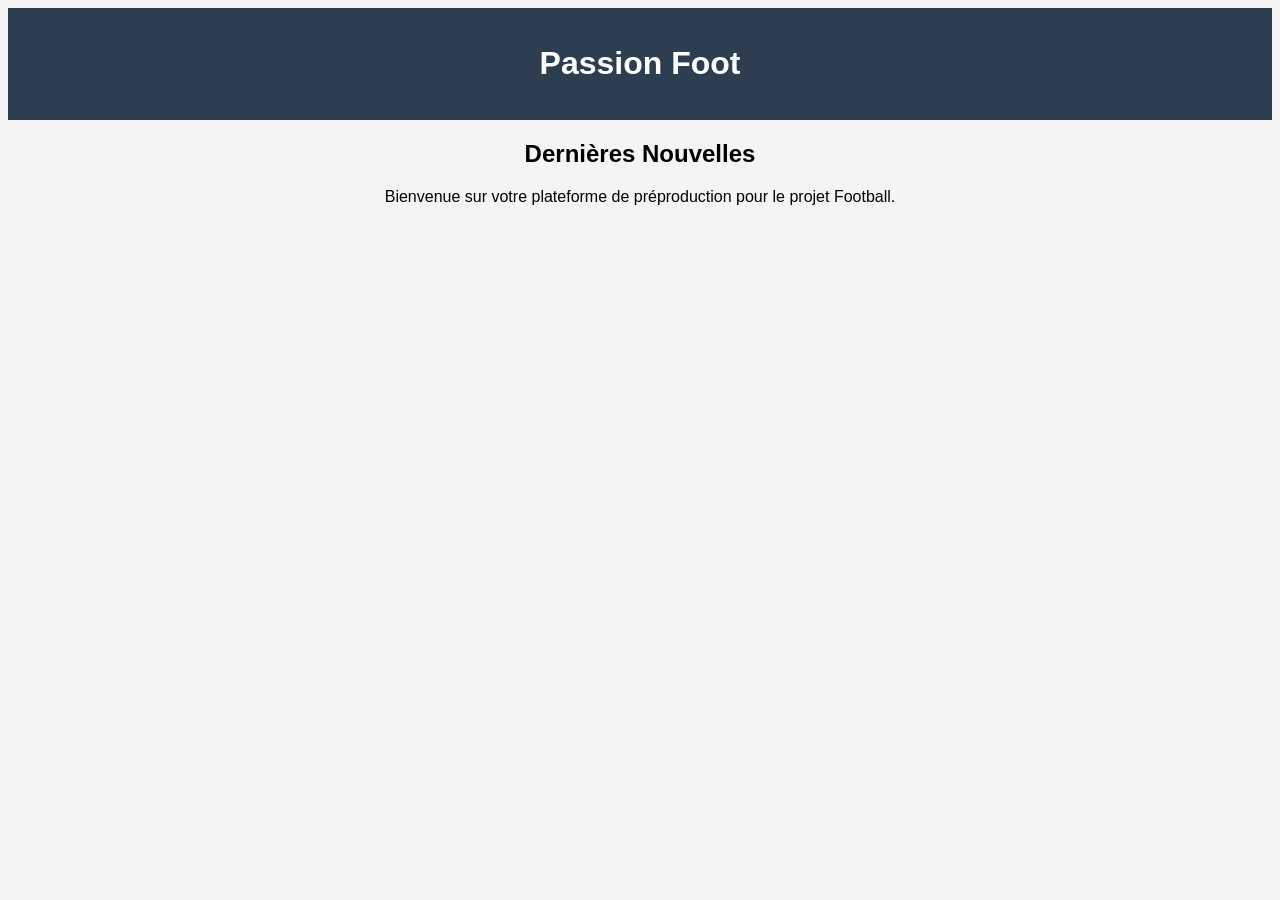
<file: index.html>
<!DOCTYPE html>
<html lang="fr">
<head> 
    <meta http-equiv="Content-Security-Policy" content="default-src 'self'; script-src 'self'; style-src 'self'; img-src 'self' data:; form-action 'self';">
    <meta charset="UTF-8">
    <meta name="viewport" content="width=device-width, initial-scale=1.0">
    <title>Actu Football</title>
    <link rel="stylesheet" href="style.css">
</head>
<body>
    <header><h1>Passion Foot</h1></header>
    <main>
        <section>
            <h2>Dernières Nouvelles</h2>
            <p>Bienvenue sur votre plateforme de préproduction pour le projet Football.</p>
        </section>
    </main>
</body>
</html>
</file>
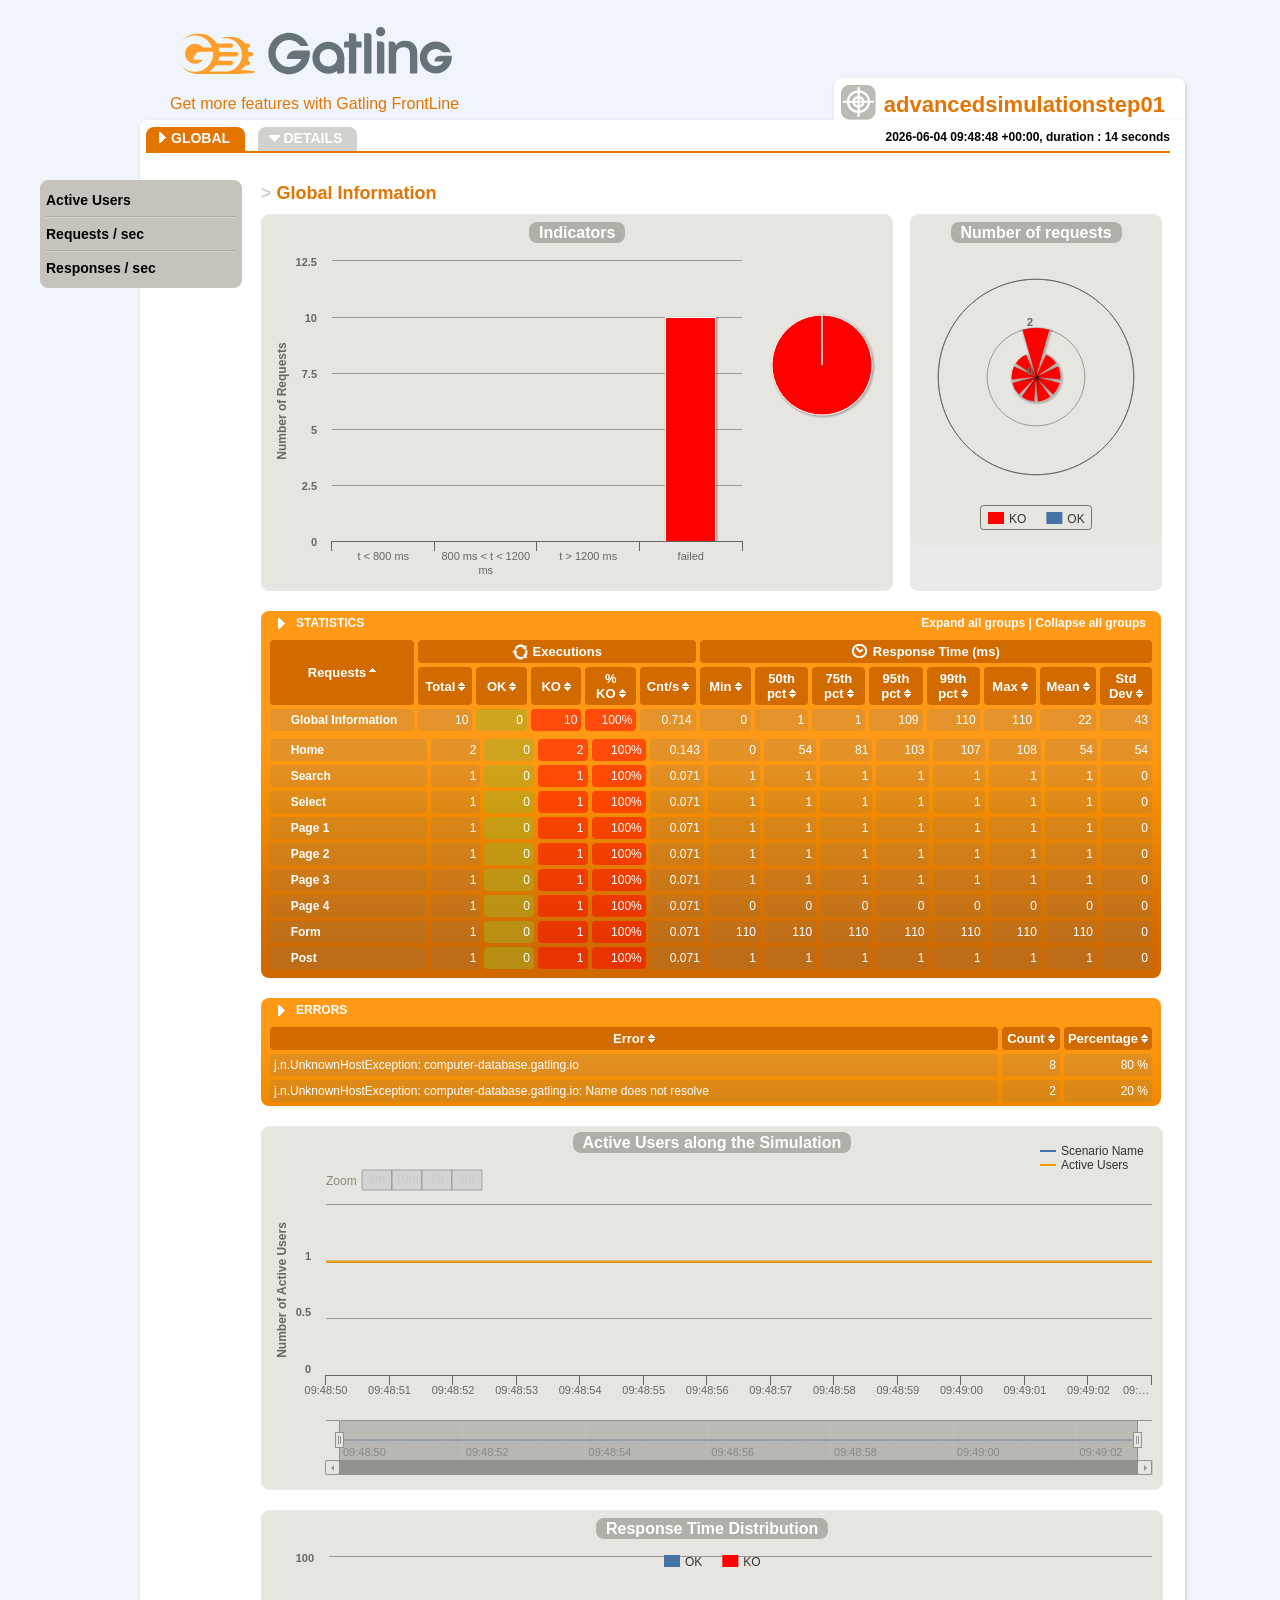
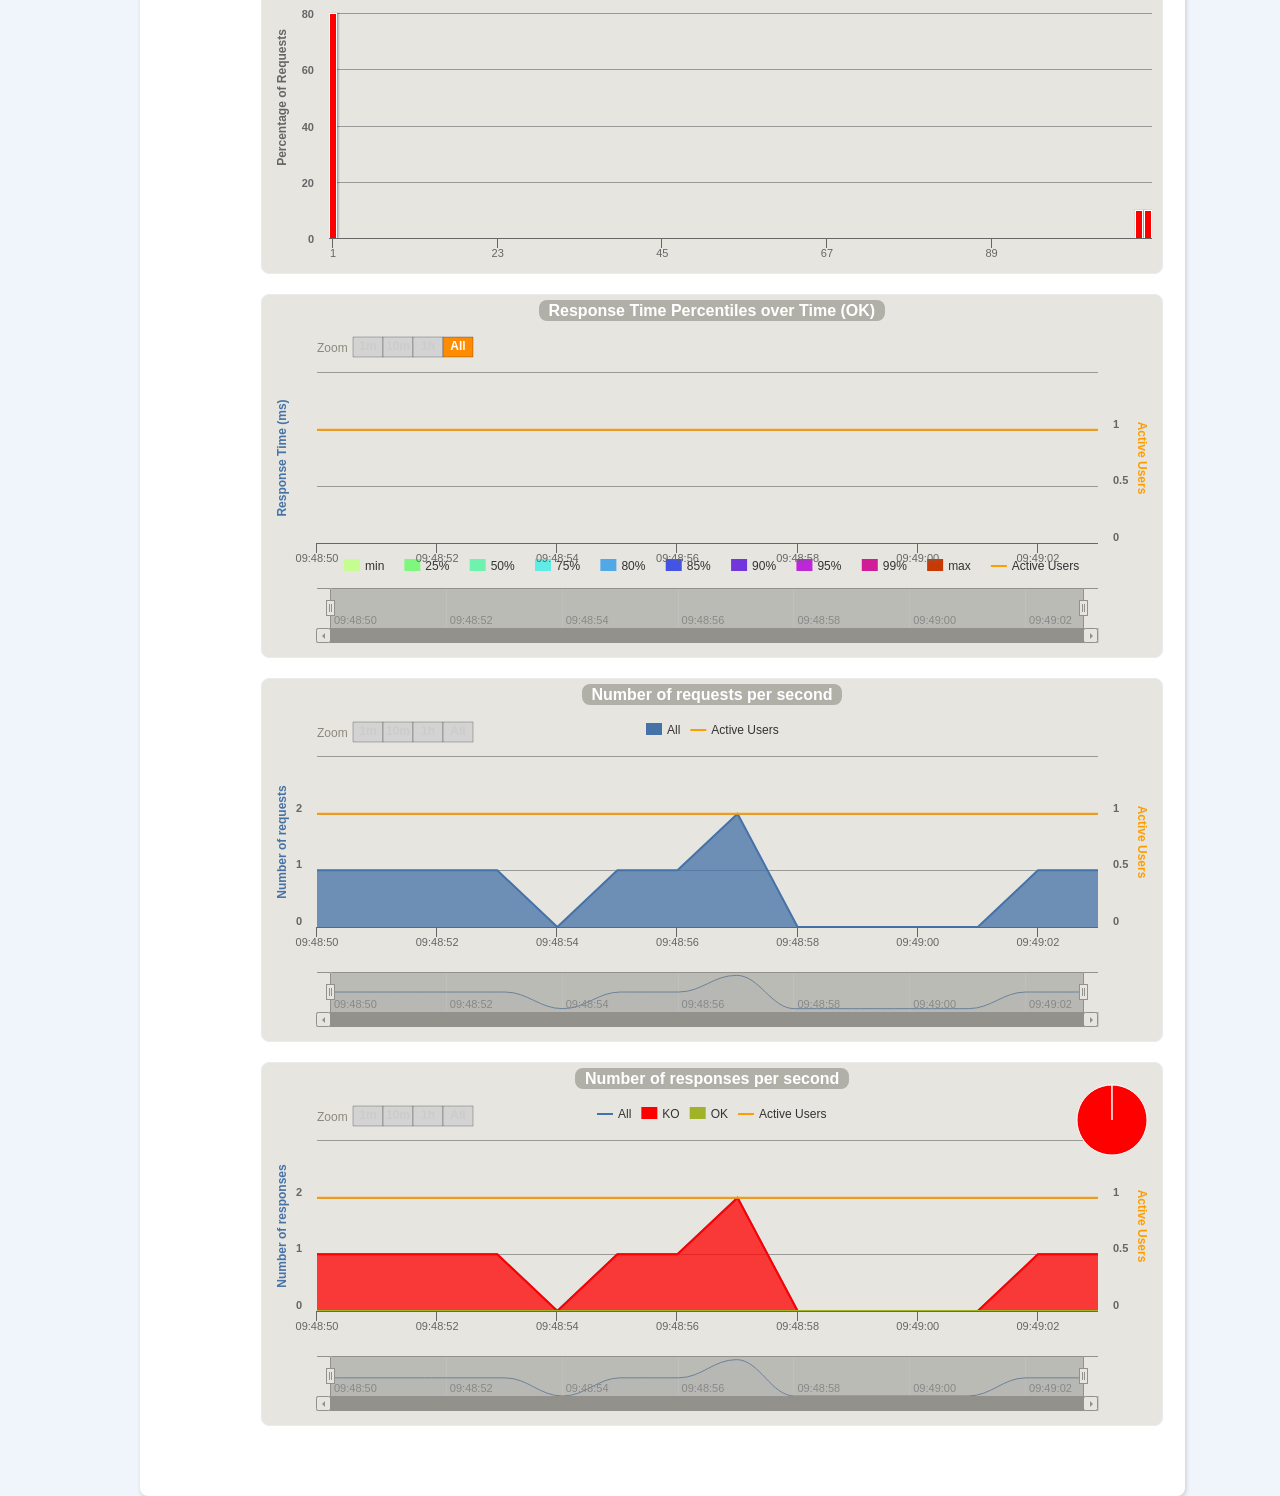
<file: gatling-results/advancedsimulationstep01-20260604094848128/index.html>
<!DOCTYPE html>
<html>
<head>
<meta charset="UTF-8">
<link rel="shortcut icon" type="image/x-icon" href="style/favicon.ico"/>
<link href="style/style.css" rel="stylesheet" type="text/css" />
<link href="style/bootstrap.min.css" rel="stylesheet" type="text/css" />
<script type="text/javascript" src="js/jquery.min.js"></script>
<script type="text/javascript" src="js/bootstrap.min.js"></script>
<script type="text/javascript" src="js/gatling.js"></script>
<script type="text/javascript" src="js/moment.min.js"></script>
<script type="text/javascript" src="js/menu.js"></script>
<script type="text/javascript" src="js/all_sessions.js"></script>
<script type="text/javascript" src="js/stats.js"></script>
<script type="text/javascript" src="js/highstock.js"></script>
<script type="text/javascript" src="js/highcharts-more.js"></script>
<script type="text/javascript" src="js/theme.js"></script>
<script type="text/javascript" src="js/unpack.js"></script>
<title>Gatling Stats - Global Information</title>
</head>
<body>
<div class="frise"></div>
<div class="container details">
    <div class="head">
        <a class="logo" href="https://gatling.io" target="blank_" title="Gatling Home Page"><img alt="Gatling" src="style/logo.svg"/></a>
        <div class="frontline"><a href="https://gatling.io/gatling-frontline/?report" target="_blank">Get more features with Gatling FrontLine</a></div>
    </div>
    <div class="main">
        <div class="cadre">
                <div class="onglet">
                    <img src="style/cible.png" />
                    <p><span>advancedsimulationstep01</span></p>
                </div>
                <div class="content">
                    <div class="sous-menu">
                        <div class="item ouvert"><a href="index.html">GLOBAL</a></div>
                        <div class="item "><a id="details_link" href="#">DETAILS</a></div>
                        <script type="text/javascript">
                          var timestamp = 1780566528128;
                          var runStartHumanDate = moment(timestamp).format("YYYY-MM-DD HH:mm:ss Z");
                          document.writeln("<p class='sim_desc' title='"+ runStartHumanDate +", duration : 14 seconds' data-content=''>");
                          document.writeln("<b>" + runStartHumanDate + ", duration : 14 seconds </b>");
                          document.writeln("</p>");
                        </script>
                    </div>
                    <div class="content-in">
                        <h1><span>> </span>Global Information</h1>
                        <div class="article">
                            
            <div class="schema polar">
              <div id="container_number_of_requests"></div>
            </div>

            <div class="schema demi">
              <div id="container_indicators" class="demi"></div>
            </div>

                        <div class="statistics extensible-geant collapsed">
                            <div class="title">
                                <div class="right">
                                    <span class="expand-all-button">Expand all groups</span> | <span class="collapse-all-button">Collapse all groups</span>
                                </div>
                                <div id="statistics_title" class="title_collapsed">STATISTICS <span>(Click here to show more)</span></div>
                            </div>
                            <table id="container_statistics_head" class="statistics-in extensible-geant">
                                <thead>
                                    <tr>
                                        <th rowspan="2" id="col-1" class="header sortable sorted-up"><span>Requests</span></th>
                                        <th colspan="5" class="header"><span class="executions">Executions</span></th>
                                        <th colspan="8" class="header"><span class="response-time">Response Time (ms)</span></th>
                                    </tr>
                                    <tr>
                                        <th id="col-2" class="header sortable"><span>Total</span></th>
                                        <th id="col-3" class="header sortable"><span>OK</span></th>
                                        <th id="col-4" class="header sortable"><span>KO</span></th>
                                        <th id="col-5" class="header sortable"><span>% KO</span></th>
                                        <th id="col-6" class="header sortable"><span>Cnt/s</span></th>
                                        <th id="col-7" class="header sortable"><span>Min</span></th>
<th id="col-8" class="header sortable"><span>50th pct</span></th>
<th id="col-9" class="header sortable"><span>75th pct</span></th>
<th id="col-10" class="header sortable"><span>95th pct</span></th>
<th id="col-11" class="header sortable"><span>99th pct</span></th>
<th id="col-12" class="header sortable"><span>Max</span></th>
<th id="col-13" class="header sortable"><span>Mean</span></th>
<th id="col-14" class="header sortable"><span>Std Dev</span></th>
                                    </tr>
                                </thead>
                                <tbody></tbody>
                            </table>
                            <div class="scrollable">
                                <table id="container_statistics_body" class="statistics-in extensible-geant">
                                    <tbody></tbody>
                                </table>
                            </div>
                        </div>
<div class="statistics extensible-geant collapsed">
    <div class="title">
        <div class="title_collapsed" style="cursor: auto;">ERRORS</div>
    </div>
    <table id="container_errors" class="statistics-in extensible-geant">
        <thead>
            <tr>
                <th id="error-col-1" class="header sortable"><span>Error</span></th>
                <th id="error-col-2" class="header sortable"><span>Count</span></th>
                <th id="error-col-3" class="header sortable"><span>Percentage</span></th>
            </tr>
        </thead>
		<tbody>
		    
		    <tr>
		    	<td class="error-col-1 total">j.n.UnknownHostException: computer-database.gatling.io<span class="value" style="display:none">0</span></td>
		    	<td class="value error-col-2 total">8</td>
		    	<td class="value error-col-3 total">80 %</td>
		    </tr>
		    <tr>
		    	<td class="error-col-1 total">j.n.UnknownHostException: computer-database.gatling.io: Name does not resolve<span class="value" style="display:none">1</span></td>
		    	<td class="value error-col-2 total">2</td>
		    	<td class="value error-col-3 total">20 %</td>
		    </tr>
		</tbody>
    </table>
</div>

            <div class="schema geant">
              <a name="active_users"></a>
              <div id="container_active_users" class="geant"></div>
            </div>

            <div class="schema geant">
              <div id="container_distrib" class="geant"></div>
            </div>

            <div class="schema geant">
              <div id="container" class="geant"></div>
            </div>

            <div class="schema geant">
              <a name="requests"></a>
                <div id="container_requests" class="geant"></div>
            </div>

            <div class="schema geant">
              <a name="responses"></a>
                <div id="container_responses" class="geant"></div>
            </div>

                        </div>
                    </div>
                </div>
        </div>
    </div>
    <div class="nav">
        <ul></ul>
    </div>
</div>
<script type="text/javascript">
    var pageStats = stats.stats;
    $(document).ready(function() {
        $('.sim_desc').popover({trigger:'hover', placement:'bottom'});
        setDetailsLinkUrl();
        setGlobalMenu();
        setActiveMenu();
        fillStats(pageStats);
        
function numberOfRequestsDataForGroup(group) {
  var data = {names: [], oks: [], kos: []};

  $.each(group.contents, function(contentName, content) {
    if (content.type == 'GROUP') {
      var result = numberOfRequestsDataForGroup(content);
      data.names = data.names.concat(result.names);
      data.oks = data.oks.concat(result.oks);
      data.kos = data.kos.concat(result.kos);
    }
    else if (content.type == 'REQUEST') {
      data.names.push(content.path);
      data.oks.push(parseInt(content.stats.numberOfRequests.ok));
      data.kos.push(parseInt(content.stats.numberOfRequests.ko));
    }
  });

  return data;
}

var numberOfRequestsData = numberOfRequestsDataForGroup(stats);

new Highcharts.Chart({
  chart: {
    renderTo:'container_number_of_requests',
    polar:true,
    type:'column',
    height:330
  },
  credits:{
    enabled:false
  },
  title:{
    text:'<span class="chart_title">Number of requests</span>',
    useHTML: true
  },
  xAxis:{
    tickmarkPlacement:'on',
    tickInterval: 1,
    categories:numberOfRequestsData.names,
    labels:{ enabled:false }
  },
  yAxis:{
    min:0
  },
  plotOptions:{
    series:{
      stacking:'normal',
      groupPadding:0,
      pointPlacement:'on',
      shadow: true
    }
  },
  legend: {
    	borderWidth: 0.5,
      borderRadius: 3,
      borderColor: 'black',
      itemStyle: { fontWeight: "normal" }
  },
  series:[
    {
      name:'KO',
      data:numberOfRequestsData.kos,
      color:"#FF0000"
    },
    {
      name:'OK',
      data:numberOfRequestsData.oks,
      color:"#4572A7"
    }
  ]
});

Highcharts.setOptions({
  global: { useUTC: false }
});

var indicatorsChart = new Highcharts.Chart({
  chart: {
    renderTo: 'container_indicators',
    marginRight: 150
  },
  credits: { enabled: false },
  legend: { enabled: false },
  title: { text: 'A title to let highcharts reserve the place for the title set later' },
  xAxis: {
    categories: [
      pageStats.group1.name,
      pageStats.group2.name,
      pageStats.group3.name,
      pageStats.group4.name
    ]
  },
  yAxis: {
    title: { text: 'Number of Requests' }
  },
  tooltip: {
    formatter: function() {
      var s;
      if (this.point.name) { // the pie chart
        s = ''+ this.point.name +': '+ this.y +'% requests';
      } else {
        s = ''+ this.y + ' requests';
      }
      return s;
    }
  },
  plotOptions: {
    series: {
      stacking: 'normal',
      shadow: true
    }
  },
  series: [
    {
      type: 'column',
      data: [{
      	color: '#A0B228',
      	y: pageStats.group1.count
      },
      {
      	color: '#FFDD00',
      	y: pageStats.group2.count
      },
      {
      	color: '#FF9D00',
      	y: pageStats.group3.count
      },
      {
      	color: '#FF0000',
      	y: pageStats.group4.count
      }]
    },
    {
      type: 'pie',
      name: 'Percentages',
      data: [
        {
          name: pageStats.group1.name,
          y: pageStats.group1.percentage,
          color: '#A0B228'
        },
        {
          name: pageStats.group2.name,
          y: pageStats.group2.percentage,
          color: '#FFDD00'
        },
        {
          name: pageStats.group3.name,
          y: pageStats.group3.percentage,
          color: '#FF9D00'
        },
        {
          name: pageStats.group4.name,
          y: pageStats.group4.percentage,
          color: '#FF0000'
        }
      ],
      center: [470, 85],
      size: 100,
      showInLegend: false,
      dataLabels: { enabled: false }
    }
  ]
});

indicatorsChart.setTitle({
  text: '<span class="chart_title">Indicators</span>',
  useHTML: true
});

	    $('#container_exceptions').sortable('#container_exceptions');
    

  function shortenNameAndDisplayFullOnHover(name){
   if (name.length < 20)
       return name;
   else
     return "<span class='tooltipContent'>"+name+"</span>" + name.substr(0,8)+"..."+name.substr(name.length-8,name.length);
  }

function generateHtmlRow(request, level, index, parent, group) {
    if (request.name == 'Global Information')
        var url = 'index.html';
    else
        var url = request.pathFormatted + '.html';

    if (group)
        var expandButtonStyle = '';
    else
        var expandButtonStyle = ' hidden';

    if (request.stats.numberOfRequests.total != 0)
        var koPercent = (request.stats.numberOfRequests.ko * 100 / request.stats.numberOfRequests.total).toFixed(0) + '%';
    else
        var koPercent = '-'

    return '<tr id="' + request.pathFormatted + '" class="child-of-' + parent + '"> \
        <td class="total col-1"> \
            <span id="' + request.pathFormatted + '" style="margin-left: ' + (level * 10) + 'px;" class="expand-button' + expandButtonStyle + '">&nbsp;</span> \
            <a href="' + url +'" class="withTooltip">' + shortenNameAndDisplayFullOnHover(request.name) + '</a><span class="value" style="display:none;">' + index + '</span> \
        </td> \
        <td class="value total col-2">' + request.stats.numberOfRequests.total + '</td> \
        <td class="value ok col-3">' + request.stats.numberOfRequests.ok + '</td> \
        <td class="value ko col-4">' + request.stats.numberOfRequests.ko + '</td> \
        <td class="value ko col-5">' + koPercent + '</td> \
        <td class="value total col-6">' + request.stats.meanNumberOfRequestsPerSecond.total + '</td> \
        <td class="value total col-7">' + request.stats.minResponseTime.total + '</td> \
        <td class="value total col-8">' + request.stats.percentiles1.total + '</td> \
        <td class="value total col-9">' + request.stats.percentiles2.total + '</td> \
        <td class="value total col-10">' + request.stats.percentiles3.total + '</td> \
        <td class="value total col-11">' + request.stats.percentiles4.total + '</td> \
        <td class="value total col-12">' + request.stats.maxResponseTime.total + '</td> \
        <td class="value total col-13">' + request.stats.meanResponseTime.total + '</td> \
        <td class="value total col-14">' + request.stats.standardDeviation.total + '</td> \
        </tr>';
}

function generateHtmlRowsForGroup(group, level, index, parent) {
    var buffer = '';

    if (!parent)
        parent = 'ROOT';
    else {
        buffer += generateHtmlRow(group, level - 1, index, parent, true);
        index++;
        parent = group.pathFormatted;
    }

    $.each(group.contents, function(contentName, content) {
        if (content.type == 'GROUP') {
            var result = generateHtmlRowsForGroup(content, level + 1, index, parent);
            buffer += result.html;
            index = result.index;
        }
        else if (content.type == 'REQUEST') {
            buffer += generateHtmlRow(content, level, index, parent);
            index++;
        }
    });

    return { html: buffer, index: index };
}

$('#container_statistics_head tbody').append(generateHtmlRow(stats, 0, 0));

var lines = generateHtmlRowsForGroup(stats, 0, 0)
$('#container_statistics_body tbody').append(lines.html);

$('#container_statistics_head').sortable('#container_statistics_body');
$('.statistics').expandable();

if (lines.index < 30) {
    $('#statistics_title span').attr('style', 'display: none;');
    $('#statistics_title').attr('style', 'cursor: auto;')
}
else {
    $('#statistics_title').click(function(){
        $(this).toggleClass('title_collapsed').toggleClass('title_not_collapsed');
        $('#container_statistics_body').parent().toggleClass('scrollable').toggleClass('');
    });
}

	    $('#container_errors').sortable('#container_errors');
    
allUsersData.yAxis = 0;

var allUsersChart = new Highcharts.StockChart({
  chart: {
    renderTo: 'container_active_users',
    zoomType: 'x'
  },
  credits: { enabled: false },
  legend: {
    enabled: true,
    floating: true,
    align: 'right',
    verticalAlign: 'top',
    layout: 'vertical',
    borderWidth: 0,
    itemStyle: { fontWeight: "normal" }
  },
  title: { text: 'A title to let highcharts reserve the place for the title set later' },
  rangeSelector: {
    buttonSpacing: 0,
    buttonTheme: {
      fill: 'LightGrey',
      padding: 1,
      stroke: 'Black',
      'stroke-width': 0.25,
      style: {
        color: 'Black',
        fontWeight: 'bold',
      },
      states: {
        stroke: 'Black',
        'stroke-width': 0.25,
        hover: {
          fill: 'DarkGrey',
          style: { color: 'black' }
        },
        select: {
          fill: 'DarkOrange',
          style: { color: 'white' }
        }
      }
    },
    buttons : [
      {
        type : 'minute',
        count : 1,
        text : '1m'
      }, {
        type : 'minute',
        count : 10,
        text : '10m'
      }, {
        type : 'hour',
        count : 1,
        text : '1h'
      }, {
        type : 'all',
        count : 1,
        text : 'All'
      }
    ],
    selected : 3,
    inputEnabled : false
  },
  xAxis: {
    type: 'datetime',
    ordinal: false,
    maxZoom: 10000 // three days
  },
  yAxis: {
    title: { text: 'Number of Active Users' },
    opposite: false,
    min: 0
  },
  series: [
    {
color: '#4572A7',
name: 'Scenario Name',
data: [
  [1780566530000,1],[1780566531000,1],[1780566532000,1],[1780566533000,1],[1780566534000,1],[1780566535000,1],[1780566536000,1],[1780566537000,1],[1780566538000,1],[1780566539000,1],[1780566540000,1],[1780566541000,1],[1780566542000,1],[1780566543000,1]
],
tooltip: { yDecimals: 0, ySuffix: '', valueDecimals: 0 }},

    allUsersData
  ]
});


allUsersChart.setTitle({
  text: '<span class="chart_title">Active Users along the Simulation</span>',
  useHTML: true
});

allUsersData.yAxis = 1;

var responseTimeDistributionChart = new Highcharts.Chart({
  chart: {
    renderTo: 'container_distrib',
    type: 'column'
  },
  credits: {
    enabled: false
  },
  legend: {
    enabled: true,
    floating: true,
    y: -285,
    borderWidth: 0,
    itemStyle: {
      fontWeight: "normal"
    }
  },
  title: {
    text: 'A title to let highcharts reserve the place for the title set later'
  },
  xAxis: {
    categories: ['1', '2', '3', '4', '5', '6', '7', '8', '9', '10', '12', '13', '14', '15', '16', '17', '18', '19', '20', '21', '23', '24', '25', '26', '27', '28', '29', '30', '31', '32', '34', '35', '36', '37', '38', '39', '40', '41', '42', '43', '45', '46', '47', '48', '49', '50', '51', '52', '53', '54', '56', '57', '58', '59', '60', '61', '62', '63', '64', '65', '67', '68', '69', '70', '71', '72', '73', '74', '75', '76', '78', '79', '80', '81', '82', '83', '84', '85', '86', '87', '89', '90', '91', '92', '93', '94', '95', '96', '97', '98', '100', '101', '102', '103', '104', '105', '106', '107', '108', '109'],
    tickInterval: 20
  },
  yAxis: {
    min: 0,
    title: {
      text: 'Percentage of Requests'
    }
  },
  tooltip: {
    formatter: function() {
      return '<b>'+ this.x +' ms</b><br/>'+
      this.series.name +': '+ this.y +' %<br/>'+
      'Total: '+ this.point.stackTotal + ' %';
    }
  },
  plotOptions: {
    series: {
      groupPadding: 0,
      stacking: 'normal',
      shadow: true
    }
  },
  series: [
  	{
type: 'column',
color: '#4572A7',
name: 'OK',
data: [
  0.0,0.0,0.0,0.0,0.0,0.0,0.0,0.0,0.0,0.0,0.0,0.0,0.0,0.0,0.0,0.0,0.0,0.0,0.0,0.0,0.0,0.0,0.0,0.0,0.0,0.0,0.0,0.0,0.0,0.0,0.0,0.0,0.0,0.0,0.0,0.0,0.0,0.0,0.0,0.0,0.0,0.0,0.0,0.0,0.0,0.0,0.0,0.0,0.0,0.0,0.0,0.0,0.0,0.0,0.0,0.0,0.0,0.0,0.0,0.0,0.0,0.0,0.0,0.0,0.0,0.0,0.0,0.0,0.0,0.0,0.0,0.0,0.0,0.0,0.0,0.0,0.0,0.0,0.0,0.0,0.0,0.0,0.0,0.0,0.0,0.0,0.0,0.0,0.0,0.0,0.0,0.0,0.0,0.0,0.0,0.0,0.0,0.0,0.0,0.0
],
tooltip: { yDecimals: 0, ySuffix: 'ms' }
},
  	{
type: 'column',
color: '#FF0000',
name: 'KO',
data: [
  80.0,0.0,0.0,0.0,0.0,0.0,0.0,0.0,0.0,0.0,0.0,0.0,0.0,0.0,0.0,0.0,0.0,0.0,0.0,0.0,0.0,0.0,0.0,0.0,0.0,0.0,0.0,0.0,0.0,0.0,0.0,0.0,0.0,0.0,0.0,0.0,0.0,0.0,0.0,0.0,0.0,0.0,0.0,0.0,0.0,0.0,0.0,0.0,0.0,0.0,0.0,0.0,0.0,0.0,0.0,0.0,0.0,0.0,0.0,0.0,0.0,0.0,0.0,0.0,0.0,0.0,0.0,0.0,0.0,0.0,0.0,0.0,0.0,0.0,0.0,0.0,0.0,0.0,0.0,0.0,0.0,0.0,0.0,0.0,0.0,0.0,0.0,0.0,0.0,0.0,0.0,0.0,0.0,0.0,0.0,0.0,0.0,0.0,10.0,10.0
],
tooltip: { yDecimals: 0, ySuffix: 'ms' }
}
  ]
});

responseTimeDistributionChart.setTitle({
  text: '<span class="chart_title">Response Time Distribution</span>',
  useHTML: true
});

var responseTimePercentiles = unpack([[1780566530,null],[1780566531,null],[1780566532,null],[1780566533,null],[1780566534,null],[1780566535,null],[1780566536,null],[1780566537,null],[1780566538,null],[1780566539,null],[1780566540,null],[1780566541,null],[1780566542,null],[1780566543,null]]);

var responseTimeChart = new Highcharts.StockChart({
  chart: {
    renderTo: 'container',
    zoomType: 'x'
  },
  colors: ['#C4FD90', '#7FF77F', '#6FF2AD', '#60ECE5', '#51A8E7', '#4353E2', '#7335DC', '#BC28D7', '#D11C97', '#C73905', 'Orange'],
  credits: { enabled: false },
  legend: {
    enabled: true,
    floating: true,
    y: -65,
    borderWidth: 0,
    itemStyle: { fontWeight: "normal" }
  },
  title: { text: 'A title to let highcharts reserve the place for the title set later' },
  navigator: { baseSeries: 9 },
  rangeSelector: {
    rangeSelector: { align: "left" },
    buttonSpacing: 0,
    buttonTheme: {
      fill: 'LightGrey',
      padding: 1,
      stroke: 'Black',
      'stroke-width': 0.25,
      style: {
        color: 'Black',
        fontWeight: 'bold',
      },
      states: {
        stroke: 'Black',
        'stroke-width': 0.25,
        hover: {
          fill: 'DarkGrey',
          style: { color: 'black' }
        },
        select: {
          fill: 'DarkOrange',
          style: { color: 'white' }
        }
      }
    },
    buttons : [
      {
        type : 'minute',
        count : 1,
        text : '1m'
      }, {
        type : 'minute',
        count : 10,
        text : '10m'
      }, {
        type : 'hour',
        count : 1,
        text : '1h'
      }, {
        type : 'all',
        count : 1,
        text : 'All'
      }
    ],
    selected : 3,
    inputEnabled : false
  },
  xAxis: {
    type: 'datetime',
    ordinal: false,
    maxZoom: 10000 // three days
  },
  yAxis:[
    {
      min: 0,
      title: {
        text: 'Response Time (ms)',
        style: { color: '#4572A7' }
      },
      opposite: false
    }, {
      min: 0,
      title: {
        text: 'Active Users',
        style: { color: '#FF9D00' }
      },
      opposite: true
    }
  ],
  plotOptions: {
    arearange: { lineWidth: 1 },
    series: {
      dataGrouping: { enabled: false }
    }
  },
  series: [
  
    
         {
pointInterval: 1000,
name: 'min',
data: responseTimePercentiles[0],
tooltip: { yDecimals: 0, ySuffix: 'ms' },
type : 'area',
yAxis: 0,
zIndex: 10
},
         {
pointInterval: 1000,
name: '25%',
data: responseTimePercentiles[1],
tooltip: { yDecimals: 0, ySuffix: 'ms' },
type : 'area',
yAxis: 0,
zIndex: 9
},
         {
pointInterval: 1000,
name: '50%',
data: responseTimePercentiles[2],
tooltip: { yDecimals: 0, ySuffix: 'ms' },
type : 'area',
yAxis: 0,
zIndex: 8
},
         {
pointInterval: 1000,
name: '75%',
data: responseTimePercentiles[3],
tooltip: { yDecimals: 0, ySuffix: 'ms' },
type : 'area',
yAxis: 0,
zIndex: 7
},
         {
pointInterval: 1000,
name: '80%',
data: responseTimePercentiles[4],
tooltip: { yDecimals: 0, ySuffix: 'ms' },
type : 'area',
yAxis: 0,
zIndex: 6
},
         {
pointInterval: 1000,
name: '85%',
data: responseTimePercentiles[5],
tooltip: { yDecimals: 0, ySuffix: 'ms' },
type : 'area',
yAxis: 0,
zIndex: 5
},
         {
pointInterval: 1000,
name: '90%',
data: responseTimePercentiles[6],
tooltip: { yDecimals: 0, ySuffix: 'ms' },
type : 'area',
yAxis: 0,
zIndex: 4
},
         {
pointInterval: 1000,
name: '95%',
data: responseTimePercentiles[7],
tooltip: { yDecimals: 0, ySuffix: 'ms' },
type : 'area',
yAxis: 0,
zIndex: 3
},
         {
pointInterval: 1000,
name: '99%',
data: responseTimePercentiles[8],
tooltip: { yDecimals: 0, ySuffix: 'ms' },
type : 'area',
yAxis: 0,
zIndex: 2
},
         {
pointInterval: 1000,
name: 'max',
data: responseTimePercentiles[9],
tooltip: { yDecimals: 0, ySuffix: 'ms' },
type : 'area',
yAxis: 0,
zIndex: 1
},
  allUsersData
  ]
});

responseTimeChart.setTitle({
  text: '<span class="chart_title chart_title_">Response Time Percentiles over Time (OK)</span>',
  useHTML: true
});

var container_requests = unpack([[1780566530,[1,1, 0]],[1780566531,[1,1, 0]],[1780566532,[1,1, 0]],[1780566533,[1,1, 0]],[1780566534,[0,0, 0]],[1780566535,[1,1, 0]],[1780566536,[1,1, 0]],[1780566537,[2,2, 0]],[1780566538,[0,0, 0]],[1780566539,[0,0, 0]],[1780566540,[0,0, 0]],[1780566541,[0,0, 0]],[1780566542,[1,1, 0]],[1780566543,[1,1, 0]]]);

var requestsChart = new Highcharts.StockChart({
  chart: {
    renderTo: 'container_requests',
    zoomType: 'x'
  },
  credits: { enabled: false },
  legend: {
    enabled: true,
    floating: true,
    itemDistance: 10,
    y: -285,
    borderWidth: 0,
    itemStyle: { fontWeight: "normal" }
  },
  title: { text: 'A title to let highcharts reserve the place for the title set later' },
  rangeSelector: {
    buttonSpacing: 0,
    buttonTheme: {
      fill: 'LightGrey',
      padding: 1,
      stroke: 'Black',
      'stroke-width': 0.25,
      style: {
        color: 'Black',
        fontWeight: 'bold',
      },
      states: {
        stroke: 'Black',
        'stroke-width': 0.25,
        hover: {
          fill: 'DarkGrey',
          style: { color: 'black' }
         },
         select: {
          fill: 'DarkOrange',
          style: { color: 'white' }
        }
      }
    },
    buttons : [
      {
        type : 'minute',
        count : 1,
        text : '1m'
      }, {
        type : 'minute',
        count : 10,
        text : '10m'
      }, {
        type : 'hour',
        count : 1,
        text : '1h'
      }, {
        type : 'all',
        count : 1,
        text : 'All'
      }
    ],
    selected : 3,
    inputEnabled : false
  },
  plotOptions: {
    series: {
      dataGrouping: { enabled: false }
    },
    area: {
      stacking: 'normal'
    }
  },
  xAxis: {
    type: 'datetime',
    ordinal: false,
    maxZoom: 10000 // three days
  },
  yAxis:[
    {
      min: 0,
      title: {
        text: 'Number of requests',
        style: { color: '#4572A7' }
      },
      opposite: false
    }, {
      min: 0,
      title: {
        text: 'Active Users',
        style: { color: '#FF9D00' }
      },
      opposite: true
    }
  ],
  series: [
    {
color: '#4572A7',
name: 'All',
data: container_requests[0],
tooltip: { yDecimals: 0, ySuffix: '', valueDecimals: 0 }
,type: 'area'},
    allUsersData
  ]
});

requestsChart.setTitle({
  text: '<span class="chart_title">Number of requests per second</span>',
  useHTML: true
});

var container_responses = unpack([[1780566530,[1,1, 0]],[1780566531,[1,1, 0]],[1780566532,[1,1, 0]],[1780566533,[1,1, 0]],[1780566534,[0,0, 0]],[1780566535,[1,1, 0]],[1780566536,[1,1, 0]],[1780566537,[2,2, 0]],[1780566538,[0,0, 0]],[1780566539,[0,0, 0]],[1780566540,[0,0, 0]],[1780566541,[0,0, 0]],[1780566542,[1,1, 0]],[1780566543,[1,1, 0]]]);

var requestsChart = new Highcharts.StockChart({
  chart: {
    renderTo: 'container_responses',
    zoomType: 'x'
  },
  credits: { enabled: false },
  legend: {
    enabled: true,
    floating: true,
    itemDistance: 10,
    y: -285,
    borderWidth: 0,
    itemStyle: { fontWeight: "normal" }
  },
  title: { text: 'A title to let highcharts reserve the place for the title set later' },
  rangeSelector: {
    buttonSpacing: 0,
    buttonTheme: {
      fill: 'LightGrey',
      padding: 1,
      stroke: 'Black',
      'stroke-width': 0.25,
      style: {
        color: 'Black',
        fontWeight: 'bold',
      },
      states: {
        stroke: 'Black',
        'stroke-width': 0.25,
        hover: {
          fill: 'DarkGrey',
          style: { color: 'black' }
         },
         select: {
          fill: 'DarkOrange',
          style: { color: 'white' }
        }
      }
    },
    buttons : [
      {
        type : 'minute',
        count : 1,
        text : '1m'
      }, {
        type : 'minute',
        count : 10,
        text : '10m'
      }, {
        type : 'hour',
        count : 1,
        text : '1h'
      }, {
        type : 'all',
        count : 1,
        text : 'All'
      }
    ],
    selected : 3,
    inputEnabled : false
  },
  plotOptions: {
    series: {
      dataGrouping: { enabled: false }
    },
    area: {
      stacking: 'normal'
    }
  },
  xAxis: {
    type: 'datetime',
    ordinal: false,
    maxZoom: 10000 // three days
  },
  yAxis:[
    {
      min: 0,
      title: {
        text: 'Number of responses',
        style: { color: '#4572A7' }
      },
      opposite: false
    }, {
      min: 0,
      title: {
        text: 'Active Users',
        style: { color: '#FF9D00' }
      },
      opposite: true
    }
  ],
  series: [
    {
color: '#4572A7',
name: 'All',
data: container_responses[0],
tooltip: { yDecimals: 0, ySuffix: '', valueDecimals: 0 }
},
{
color: '#FF0000',
name: 'KO',
data: container_responses[1],
tooltip: { yDecimals: 0, ySuffix: '', valueDecimals: 0 }
,type: 'area'},
{
color: '#A0B228',
name: 'OK',
data: container_responses[2],
tooltip: { yDecimals: 0, ySuffix: '', valueDecimals: 0 }
,type: 'area'},
    allUsersData,
{
  
type: 'pie',
name: 'Distribution',
data: [
  {name: 'OK', y: 0.0, color: '#A0B228'},{name: 'KO', y: 10.0, color: '#FF0000'}
],
center: [775, -40],
size: 70,
showInLegend: false,
dataLabels: { enabled: false },
dataGrouping: { enabled: false }

}

  ]
});

requestsChart.setTitle({
  text: '<span class="chart_title">Number of responses per second</span>',
  useHTML: true
});

    });
</script>
</body>
</html>
</file>
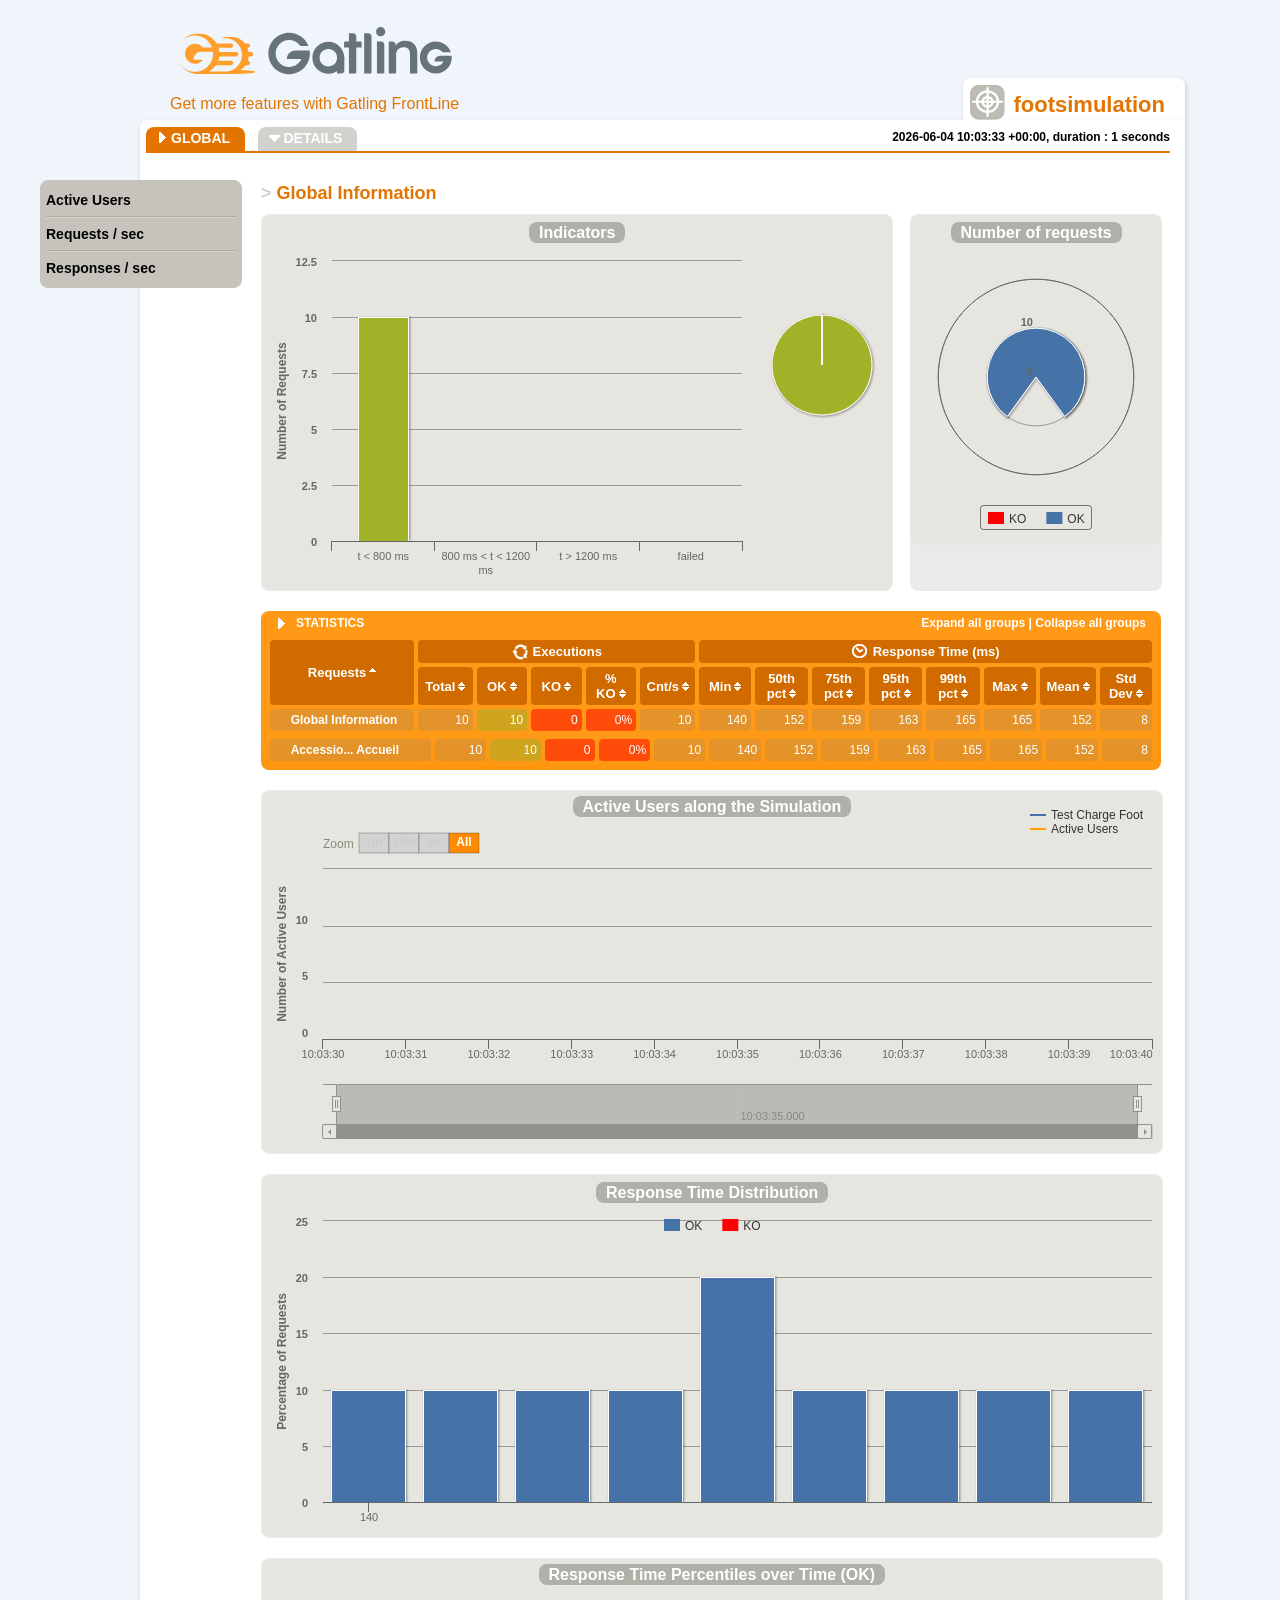
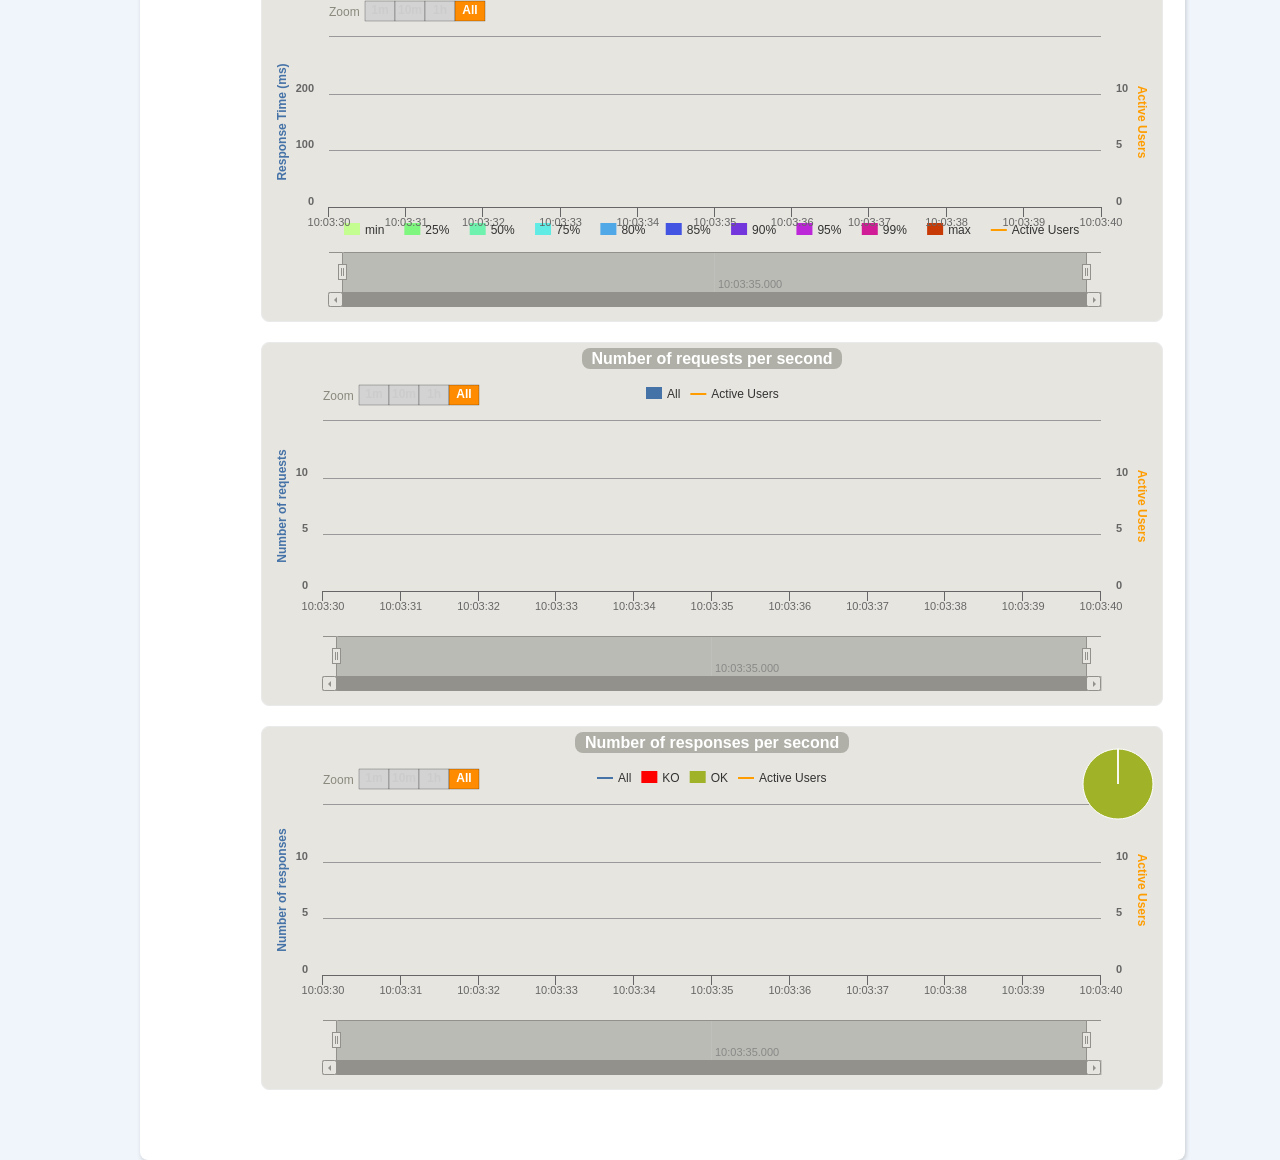
<file: gatling-results/footsimulation-20260604100333315/index.html>
<!DOCTYPE html>
<html>
<head>
<meta charset="UTF-8">
<link rel="shortcut icon" type="image/x-icon" href="style/favicon.ico"/>
<link href="style/style.css" rel="stylesheet" type="text/css" />
<link href="style/bootstrap.min.css" rel="stylesheet" type="text/css" />
<script type="text/javascript" src="js/jquery.min.js"></script>
<script type="text/javascript" src="js/bootstrap.min.js"></script>
<script type="text/javascript" src="js/gatling.js"></script>
<script type="text/javascript" src="js/moment.min.js"></script>
<script type="text/javascript" src="js/menu.js"></script>
<script type="text/javascript" src="js/all_sessions.js"></script>
<script type="text/javascript" src="js/stats.js"></script>
<script type="text/javascript" src="js/highstock.js"></script>
<script type="text/javascript" src="js/highcharts-more.js"></script>
<script type="text/javascript" src="js/theme.js"></script>
<script type="text/javascript" src="js/unpack.js"></script>
<title>Gatling Stats - Global Information</title>
</head>
<body>
<div class="frise"></div>
<div class="container details">
    <div class="head">
        <a class="logo" href="https://gatling.io" target="blank_" title="Gatling Home Page"><img alt="Gatling" src="style/logo.svg"/></a>
        <div class="frontline"><a href="https://gatling.io/gatling-frontline/?report" target="_blank">Get more features with Gatling FrontLine</a></div>
    </div>
    <div class="main">
        <div class="cadre">
                <div class="onglet">
                    <img src="style/cible.png" />
                    <p><span>footsimulation</span></p>
                </div>
                <div class="content">
                    <div class="sous-menu">
                        <div class="item ouvert"><a href="index.html">GLOBAL</a></div>
                        <div class="item "><a id="details_link" href="#">DETAILS</a></div>
                        <script type="text/javascript">
                          var timestamp = 1780567413315;
                          var runStartHumanDate = moment(timestamp).format("YYYY-MM-DD HH:mm:ss Z");
                          document.writeln("<p class='sim_desc' title='"+ runStartHumanDate +", duration : 1 seconds' data-content=''>");
                          document.writeln("<b>" + runStartHumanDate + ", duration : 1 seconds </b>");
                          document.writeln("</p>");
                        </script>
                    </div>
                    <div class="content-in">
                        <h1><span>> </span>Global Information</h1>
                        <div class="article">
                            
            <div class="schema polar">
              <div id="container_number_of_requests"></div>
            </div>

            <div class="schema demi">
              <div id="container_indicators" class="demi"></div>
            </div>

                        <div class="statistics extensible-geant collapsed">
                            <div class="title">
                                <div class="right">
                                    <span class="expand-all-button">Expand all groups</span> | <span class="collapse-all-button">Collapse all groups</span>
                                </div>
                                <div id="statistics_title" class="title_collapsed">STATISTICS <span>(Click here to show more)</span></div>
                            </div>
                            <table id="container_statistics_head" class="statistics-in extensible-geant">
                                <thead>
                                    <tr>
                                        <th rowspan="2" id="col-1" class="header sortable sorted-up"><span>Requests</span></th>
                                        <th colspan="5" class="header"><span class="executions">Executions</span></th>
                                        <th colspan="8" class="header"><span class="response-time">Response Time (ms)</span></th>
                                    </tr>
                                    <tr>
                                        <th id="col-2" class="header sortable"><span>Total</span></th>
                                        <th id="col-3" class="header sortable"><span>OK</span></th>
                                        <th id="col-4" class="header sortable"><span>KO</span></th>
                                        <th id="col-5" class="header sortable"><span>% KO</span></th>
                                        <th id="col-6" class="header sortable"><span>Cnt/s</span></th>
                                        <th id="col-7" class="header sortable"><span>Min</span></th>
<th id="col-8" class="header sortable"><span>50th pct</span></th>
<th id="col-9" class="header sortable"><span>75th pct</span></th>
<th id="col-10" class="header sortable"><span>95th pct</span></th>
<th id="col-11" class="header sortable"><span>99th pct</span></th>
<th id="col-12" class="header sortable"><span>Max</span></th>
<th id="col-13" class="header sortable"><span>Mean</span></th>
<th id="col-14" class="header sortable"><span>Std Dev</span></th>
                                    </tr>
                                </thead>
                                <tbody></tbody>
                            </table>
                            <div class="scrollable">
                                <table id="container_statistics_body" class="statistics-in extensible-geant">
                                    <tbody></tbody>
                                </table>
                            </div>
                        </div>

            <div class="schema geant">
              <a name="active_users"></a>
              <div id="container_active_users" class="geant"></div>
            </div>

            <div class="schema geant">
              <div id="container_distrib" class="geant"></div>
            </div>

            <div class="schema geant">
              <div id="container" class="geant"></div>
            </div>

            <div class="schema geant">
              <a name="requests"></a>
                <div id="container_requests" class="geant"></div>
            </div>

            <div class="schema geant">
              <a name="responses"></a>
                <div id="container_responses" class="geant"></div>
            </div>

                        </div>
                    </div>
                </div>
        </div>
    </div>
    <div class="nav">
        <ul></ul>
    </div>
</div>
<script type="text/javascript">
    var pageStats = stats.stats;
    $(document).ready(function() {
        $('.sim_desc').popover({trigger:'hover', placement:'bottom'});
        setDetailsLinkUrl();
        setGlobalMenu();
        setActiveMenu();
        fillStats(pageStats);
        
function numberOfRequestsDataForGroup(group) {
  var data = {names: [], oks: [], kos: []};

  $.each(group.contents, function(contentName, content) {
    if (content.type == 'GROUP') {
      var result = numberOfRequestsDataForGroup(content);
      data.names = data.names.concat(result.names);
      data.oks = data.oks.concat(result.oks);
      data.kos = data.kos.concat(result.kos);
    }
    else if (content.type == 'REQUEST') {
      data.names.push(content.path);
      data.oks.push(parseInt(content.stats.numberOfRequests.ok));
      data.kos.push(parseInt(content.stats.numberOfRequests.ko));
    }
  });

  return data;
}

var numberOfRequestsData = numberOfRequestsDataForGroup(stats);

new Highcharts.Chart({
  chart: {
    renderTo:'container_number_of_requests',
    polar:true,
    type:'column',
    height:330
  },
  credits:{
    enabled:false
  },
  title:{
    text:'<span class="chart_title">Number of requests</span>',
    useHTML: true
  },
  xAxis:{
    tickmarkPlacement:'on',
    tickInterval: 1,
    categories:numberOfRequestsData.names,
    labels:{ enabled:false }
  },
  yAxis:{
    min:0
  },
  plotOptions:{
    series:{
      stacking:'normal',
      groupPadding:0,
      pointPlacement:'on',
      shadow: true
    }
  },
  legend: {
    	borderWidth: 0.5,
      borderRadius: 3,
      borderColor: 'black',
      itemStyle: { fontWeight: "normal" }
  },
  series:[
    {
      name:'KO',
      data:numberOfRequestsData.kos,
      color:"#FF0000"
    },
    {
      name:'OK',
      data:numberOfRequestsData.oks,
      color:"#4572A7"
    }
  ]
});

Highcharts.setOptions({
  global: { useUTC: false }
});

var indicatorsChart = new Highcharts.Chart({
  chart: {
    renderTo: 'container_indicators',
    marginRight: 150
  },
  credits: { enabled: false },
  legend: { enabled: false },
  title: { text: 'A title to let highcharts reserve the place for the title set later' },
  xAxis: {
    categories: [
      pageStats.group1.name,
      pageStats.group2.name,
      pageStats.group3.name,
      pageStats.group4.name
    ]
  },
  yAxis: {
    title: { text: 'Number of Requests' }
  },
  tooltip: {
    formatter: function() {
      var s;
      if (this.point.name) { // the pie chart
        s = ''+ this.point.name +': '+ this.y +'% requests';
      } else {
        s = ''+ this.y + ' requests';
      }
      return s;
    }
  },
  plotOptions: {
    series: {
      stacking: 'normal',
      shadow: true
    }
  },
  series: [
    {
      type: 'column',
      data: [{
      	color: '#A0B228',
      	y: pageStats.group1.count
      },
      {
      	color: '#FFDD00',
      	y: pageStats.group2.count
      },
      {
      	color: '#FF9D00',
      	y: pageStats.group3.count
      },
      {
      	color: '#FF0000',
      	y: pageStats.group4.count
      }]
    },
    {
      type: 'pie',
      name: 'Percentages',
      data: [
        {
          name: pageStats.group1.name,
          y: pageStats.group1.percentage,
          color: '#A0B228'
        },
        {
          name: pageStats.group2.name,
          y: pageStats.group2.percentage,
          color: '#FFDD00'
        },
        {
          name: pageStats.group3.name,
          y: pageStats.group3.percentage,
          color: '#FF9D00'
        },
        {
          name: pageStats.group4.name,
          y: pageStats.group4.percentage,
          color: '#FF0000'
        }
      ],
      center: [470, 85],
      size: 100,
      showInLegend: false,
      dataLabels: { enabled: false }
    }
  ]
});

indicatorsChart.setTitle({
  text: '<span class="chart_title">Indicators</span>',
  useHTML: true
});

	    $('#container_exceptions').sortable('#container_exceptions');
    

  function shortenNameAndDisplayFullOnHover(name){
   if (name.length < 20)
       return name;
   else
     return "<span class='tooltipContent'>"+name+"</span>" + name.substr(0,8)+"..."+name.substr(name.length-8,name.length);
  }

function generateHtmlRow(request, level, index, parent, group) {
    if (request.name == 'Global Information')
        var url = 'index.html';
    else
        var url = request.pathFormatted + '.html';

    if (group)
        var expandButtonStyle = '';
    else
        var expandButtonStyle = ' hidden';

    if (request.stats.numberOfRequests.total != 0)
        var koPercent = (request.stats.numberOfRequests.ko * 100 / request.stats.numberOfRequests.total).toFixed(0) + '%';
    else
        var koPercent = '-'

    return '<tr id="' + request.pathFormatted + '" class="child-of-' + parent + '"> \
        <td class="total col-1"> \
            <span id="' + request.pathFormatted + '" style="margin-left: ' + (level * 10) + 'px;" class="expand-button' + expandButtonStyle + '">&nbsp;</span> \
            <a href="' + url +'" class="withTooltip">' + shortenNameAndDisplayFullOnHover(request.name) + '</a><span class="value" style="display:none;">' + index + '</span> \
        </td> \
        <td class="value total col-2">' + request.stats.numberOfRequests.total + '</td> \
        <td class="value ok col-3">' + request.stats.numberOfRequests.ok + '</td> \
        <td class="value ko col-4">' + request.stats.numberOfRequests.ko + '</td> \
        <td class="value ko col-5">' + koPercent + '</td> \
        <td class="value total col-6">' + request.stats.meanNumberOfRequestsPerSecond.total + '</td> \
        <td class="value total col-7">' + request.stats.minResponseTime.total + '</td> \
        <td class="value total col-8">' + request.stats.percentiles1.total + '</td> \
        <td class="value total col-9">' + request.stats.percentiles2.total + '</td> \
        <td class="value total col-10">' + request.stats.percentiles3.total + '</td> \
        <td class="value total col-11">' + request.stats.percentiles4.total + '</td> \
        <td class="value total col-12">' + request.stats.maxResponseTime.total + '</td> \
        <td class="value total col-13">' + request.stats.meanResponseTime.total + '</td> \
        <td class="value total col-14">' + request.stats.standardDeviation.total + '</td> \
        </tr>';
}

function generateHtmlRowsForGroup(group, level, index, parent) {
    var buffer = '';

    if (!parent)
        parent = 'ROOT';
    else {
        buffer += generateHtmlRow(group, level - 1, index, parent, true);
        index++;
        parent = group.pathFormatted;
    }

    $.each(group.contents, function(contentName, content) {
        if (content.type == 'GROUP') {
            var result = generateHtmlRowsForGroup(content, level + 1, index, parent);
            buffer += result.html;
            index = result.index;
        }
        else if (content.type == 'REQUEST') {
            buffer += generateHtmlRow(content, level, index, parent);
            index++;
        }
    });

    return { html: buffer, index: index };
}

$('#container_statistics_head tbody').append(generateHtmlRow(stats, 0, 0));

var lines = generateHtmlRowsForGroup(stats, 0, 0)
$('#container_statistics_body tbody').append(lines.html);

$('#container_statistics_head').sortable('#container_statistics_body');
$('.statistics').expandable();

if (lines.index < 30) {
    $('#statistics_title span').attr('style', 'display: none;');
    $('#statistics_title').attr('style', 'cursor: auto;')
}
else {
    $('#statistics_title').click(function(){
        $(this).toggleClass('title_collapsed').toggleClass('title_not_collapsed');
        $('#container_statistics_body').parent().toggleClass('scrollable').toggleClass('');
    });
}

	    $('#container_errors').sortable('#container_errors');
    
allUsersData.yAxis = 0;

var allUsersChart = new Highcharts.StockChart({
  chart: {
    renderTo: 'container_active_users',
    zoomType: 'x'
  },
  credits: { enabled: false },
  legend: {
    enabled: true,
    floating: true,
    align: 'right',
    verticalAlign: 'top',
    layout: 'vertical',
    borderWidth: 0,
    itemStyle: { fontWeight: "normal" }
  },
  title: { text: 'A title to let highcharts reserve the place for the title set later' },
  rangeSelector: {
    buttonSpacing: 0,
    buttonTheme: {
      fill: 'LightGrey',
      padding: 1,
      stroke: 'Black',
      'stroke-width': 0.25,
      style: {
        color: 'Black',
        fontWeight: 'bold',
      },
      states: {
        stroke: 'Black',
        'stroke-width': 0.25,
        hover: {
          fill: 'DarkGrey',
          style: { color: 'black' }
        },
        select: {
          fill: 'DarkOrange',
          style: { color: 'white' }
        }
      }
    },
    buttons : [
      {
        type : 'minute',
        count : 1,
        text : '1m'
      }, {
        type : 'minute',
        count : 10,
        text : '10m'
      }, {
        type : 'hour',
        count : 1,
        text : '1h'
      }, {
        type : 'all',
        count : 1,
        text : 'All'
      }
    ],
    selected : 3,
    inputEnabled : false
  },
  xAxis: {
    type: 'datetime',
    ordinal: false,
    maxZoom: 10000 // three days
  },
  yAxis: {
    title: { text: 'Number of Active Users' },
    opposite: false,
    min: 0
  },
  series: [
    {
color: '#4572A7',
name: 'Test Charge Foot',
data: [
  [1780567415000,10]
],
tooltip: { yDecimals: 0, ySuffix: '', valueDecimals: 0 }},

    allUsersData
  ]
});


allUsersChart.setTitle({
  text: '<span class="chart_title">Active Users along the Simulation</span>',
  useHTML: true
});

allUsersData.yAxis = 1;

var responseTimeDistributionChart = new Highcharts.Chart({
  chart: {
    renderTo: 'container_distrib',
    type: 'column'
  },
  credits: {
    enabled: false
  },
  legend: {
    enabled: true,
    floating: true,
    y: -285,
    borderWidth: 0,
    itemStyle: {
      fontWeight: "normal"
    }
  },
  title: {
    text: 'A title to let highcharts reserve the place for the title set later'
  },
  xAxis: {
    categories: ['140', '142', '143', '150', '152', '157', '160', '161', '165'],
    tickInterval: 20
  },
  yAxis: {
    min: 0,
    title: {
      text: 'Percentage of Requests'
    }
  },
  tooltip: {
    formatter: function() {
      return '<b>'+ this.x +' ms</b><br/>'+
      this.series.name +': '+ this.y +' %<br/>'+
      'Total: '+ this.point.stackTotal + ' %';
    }
  },
  plotOptions: {
    series: {
      groupPadding: 0,
      stacking: 'normal',
      shadow: true
    }
  },
  series: [
  	{
type: 'column',
color: '#4572A7',
name: 'OK',
data: [
  10.0,10.0,10.0,10.0,20.0,10.0,10.0,10.0,10.0
],
tooltip: { yDecimals: 0, ySuffix: 'ms' }
},
  	{
type: 'column',
color: '#FF0000',
name: 'KO',
data: [
  
],
tooltip: { yDecimals: 0, ySuffix: 'ms' }
}
  ]
});

responseTimeDistributionChart.setTitle({
  text: '<span class="chart_title">Response Time Distribution</span>',
  useHTML: true
});

var responseTimePercentiles = unpack([[1780567415,[140,144,152,159,160,160,161,163,164,165]]]);

var responseTimeChart = new Highcharts.StockChart({
  chart: {
    renderTo: 'container',
    zoomType: 'x'
  },
  colors: ['#C4FD90', '#7FF77F', '#6FF2AD', '#60ECE5', '#51A8E7', '#4353E2', '#7335DC', '#BC28D7', '#D11C97', '#C73905', 'Orange'],
  credits: { enabled: false },
  legend: {
    enabled: true,
    floating: true,
    y: -65,
    borderWidth: 0,
    itemStyle: { fontWeight: "normal" }
  },
  title: { text: 'A title to let highcharts reserve the place for the title set later' },
  navigator: { baseSeries: 9 },
  rangeSelector: {
    rangeSelector: { align: "left" },
    buttonSpacing: 0,
    buttonTheme: {
      fill: 'LightGrey',
      padding: 1,
      stroke: 'Black',
      'stroke-width': 0.25,
      style: {
        color: 'Black',
        fontWeight: 'bold',
      },
      states: {
        stroke: 'Black',
        'stroke-width': 0.25,
        hover: {
          fill: 'DarkGrey',
          style: { color: 'black' }
        },
        select: {
          fill: 'DarkOrange',
          style: { color: 'white' }
        }
      }
    },
    buttons : [
      {
        type : 'minute',
        count : 1,
        text : '1m'
      }, {
        type : 'minute',
        count : 10,
        text : '10m'
      }, {
        type : 'hour',
        count : 1,
        text : '1h'
      }, {
        type : 'all',
        count : 1,
        text : 'All'
      }
    ],
    selected : 3,
    inputEnabled : false
  },
  xAxis: {
    type: 'datetime',
    ordinal: false,
    maxZoom: 10000 // three days
  },
  yAxis:[
    {
      min: 0,
      title: {
        text: 'Response Time (ms)',
        style: { color: '#4572A7' }
      },
      opposite: false
    }, {
      min: 0,
      title: {
        text: 'Active Users',
        style: { color: '#FF9D00' }
      },
      opposite: true
    }
  ],
  plotOptions: {
    arearange: { lineWidth: 1 },
    series: {
      dataGrouping: { enabled: false }
    }
  },
  series: [
  
    
         {
pointInterval: 1000,
name: 'min',
data: responseTimePercentiles[0],
tooltip: { yDecimals: 0, ySuffix: 'ms' },
type : 'area',
yAxis: 0,
zIndex: 10
},
         {
pointInterval: 1000,
name: '25%',
data: responseTimePercentiles[1],
tooltip: { yDecimals: 0, ySuffix: 'ms' },
type : 'area',
yAxis: 0,
zIndex: 9
},
         {
pointInterval: 1000,
name: '50%',
data: responseTimePercentiles[2],
tooltip: { yDecimals: 0, ySuffix: 'ms' },
type : 'area',
yAxis: 0,
zIndex: 8
},
         {
pointInterval: 1000,
name: '75%',
data: responseTimePercentiles[3],
tooltip: { yDecimals: 0, ySuffix: 'ms' },
type : 'area',
yAxis: 0,
zIndex: 7
},
         {
pointInterval: 1000,
name: '80%',
data: responseTimePercentiles[4],
tooltip: { yDecimals: 0, ySuffix: 'ms' },
type : 'area',
yAxis: 0,
zIndex: 6
},
         {
pointInterval: 1000,
name: '85%',
data: responseTimePercentiles[5],
tooltip: { yDecimals: 0, ySuffix: 'ms' },
type : 'area',
yAxis: 0,
zIndex: 5
},
         {
pointInterval: 1000,
name: '90%',
data: responseTimePercentiles[6],
tooltip: { yDecimals: 0, ySuffix: 'ms' },
type : 'area',
yAxis: 0,
zIndex: 4
},
         {
pointInterval: 1000,
name: '95%',
data: responseTimePercentiles[7],
tooltip: { yDecimals: 0, ySuffix: 'ms' },
type : 'area',
yAxis: 0,
zIndex: 3
},
         {
pointInterval: 1000,
name: '99%',
data: responseTimePercentiles[8],
tooltip: { yDecimals: 0, ySuffix: 'ms' },
type : 'area',
yAxis: 0,
zIndex: 2
},
         {
pointInterval: 1000,
name: 'max',
data: responseTimePercentiles[9],
tooltip: { yDecimals: 0, ySuffix: 'ms' },
type : 'area',
yAxis: 0,
zIndex: 1
},
  allUsersData
  ]
});

responseTimeChart.setTitle({
  text: '<span class="chart_title chart_title_">Response Time Percentiles over Time (OK)</span>',
  useHTML: true
});

var container_requests = unpack([[1780567415,[10,0, 10]]]);

var requestsChart = new Highcharts.StockChart({
  chart: {
    renderTo: 'container_requests',
    zoomType: 'x'
  },
  credits: { enabled: false },
  legend: {
    enabled: true,
    floating: true,
    itemDistance: 10,
    y: -285,
    borderWidth: 0,
    itemStyle: { fontWeight: "normal" }
  },
  title: { text: 'A title to let highcharts reserve the place for the title set later' },
  rangeSelector: {
    buttonSpacing: 0,
    buttonTheme: {
      fill: 'LightGrey',
      padding: 1,
      stroke: 'Black',
      'stroke-width': 0.25,
      style: {
        color: 'Black',
        fontWeight: 'bold',
      },
      states: {
        stroke: 'Black',
        'stroke-width': 0.25,
        hover: {
          fill: 'DarkGrey',
          style: { color: 'black' }
         },
         select: {
          fill: 'DarkOrange',
          style: { color: 'white' }
        }
      }
    },
    buttons : [
      {
        type : 'minute',
        count : 1,
        text : '1m'
      }, {
        type : 'minute',
        count : 10,
        text : '10m'
      }, {
        type : 'hour',
        count : 1,
        text : '1h'
      }, {
        type : 'all',
        count : 1,
        text : 'All'
      }
    ],
    selected : 3,
    inputEnabled : false
  },
  plotOptions: {
    series: {
      dataGrouping: { enabled: false }
    },
    area: {
      stacking: 'normal'
    }
  },
  xAxis: {
    type: 'datetime',
    ordinal: false,
    maxZoom: 10000 // three days
  },
  yAxis:[
    {
      min: 0,
      title: {
        text: 'Number of requests',
        style: { color: '#4572A7' }
      },
      opposite: false
    }, {
      min: 0,
      title: {
        text: 'Active Users',
        style: { color: '#FF9D00' }
      },
      opposite: true
    }
  ],
  series: [
    {
color: '#4572A7',
name: 'All',
data: container_requests[0],
tooltip: { yDecimals: 0, ySuffix: '', valueDecimals: 0 }
,type: 'area'},
    allUsersData
  ]
});

requestsChart.setTitle({
  text: '<span class="chart_title">Number of requests per second</span>',
  useHTML: true
});

var container_responses = unpack([[1780567415,[10,0, 10]]]);

var requestsChart = new Highcharts.StockChart({
  chart: {
    renderTo: 'container_responses',
    zoomType: 'x'
  },
  credits: { enabled: false },
  legend: {
    enabled: true,
    floating: true,
    itemDistance: 10,
    y: -285,
    borderWidth: 0,
    itemStyle: { fontWeight: "normal" }
  },
  title: { text: 'A title to let highcharts reserve the place for the title set later' },
  rangeSelector: {
    buttonSpacing: 0,
    buttonTheme: {
      fill: 'LightGrey',
      padding: 1,
      stroke: 'Black',
      'stroke-width': 0.25,
      style: {
        color: 'Black',
        fontWeight: 'bold',
      },
      states: {
        stroke: 'Black',
        'stroke-width': 0.25,
        hover: {
          fill: 'DarkGrey',
          style: { color: 'black' }
         },
         select: {
          fill: 'DarkOrange',
          style: { color: 'white' }
        }
      }
    },
    buttons : [
      {
        type : 'minute',
        count : 1,
        text : '1m'
      }, {
        type : 'minute',
        count : 10,
        text : '10m'
      }, {
        type : 'hour',
        count : 1,
        text : '1h'
      }, {
        type : 'all',
        count : 1,
        text : 'All'
      }
    ],
    selected : 3,
    inputEnabled : false
  },
  plotOptions: {
    series: {
      dataGrouping: { enabled: false }
    },
    area: {
      stacking: 'normal'
    }
  },
  xAxis: {
    type: 'datetime',
    ordinal: false,
    maxZoom: 10000 // three days
  },
  yAxis:[
    {
      min: 0,
      title: {
        text: 'Number of responses',
        style: { color: '#4572A7' }
      },
      opposite: false
    }, {
      min: 0,
      title: {
        text: 'Active Users',
        style: { color: '#FF9D00' }
      },
      opposite: true
    }
  ],
  series: [
    {
color: '#4572A7',
name: 'All',
data: container_responses[0],
tooltip: { yDecimals: 0, ySuffix: '', valueDecimals: 0 }
},
{
color: '#FF0000',
name: 'KO',
data: container_responses[1],
tooltip: { yDecimals: 0, ySuffix: '', valueDecimals: 0 }
,type: 'area'},
{
color: '#A0B228',
name: 'OK',
data: container_responses[2],
tooltip: { yDecimals: 0, ySuffix: '', valueDecimals: 0 }
,type: 'area'},
    allUsersData,
{
  
type: 'pie',
name: 'Distribution',
data: [
  {name: 'OK', y: 10.0, color: '#A0B228'},{name: 'KO', y: 0.0, color: '#FF0000'}
],
center: [775, -40],
size: 70,
showInLegend: false,
dataLabels: { enabled: false },
dataGrouping: { enabled: false }

}

  ]
});

requestsChart.setTitle({
  text: '<span class="chart_title">Number of responses per second</span>',
  useHTML: true
});

    });
</script>
</body>
</html>
</file>
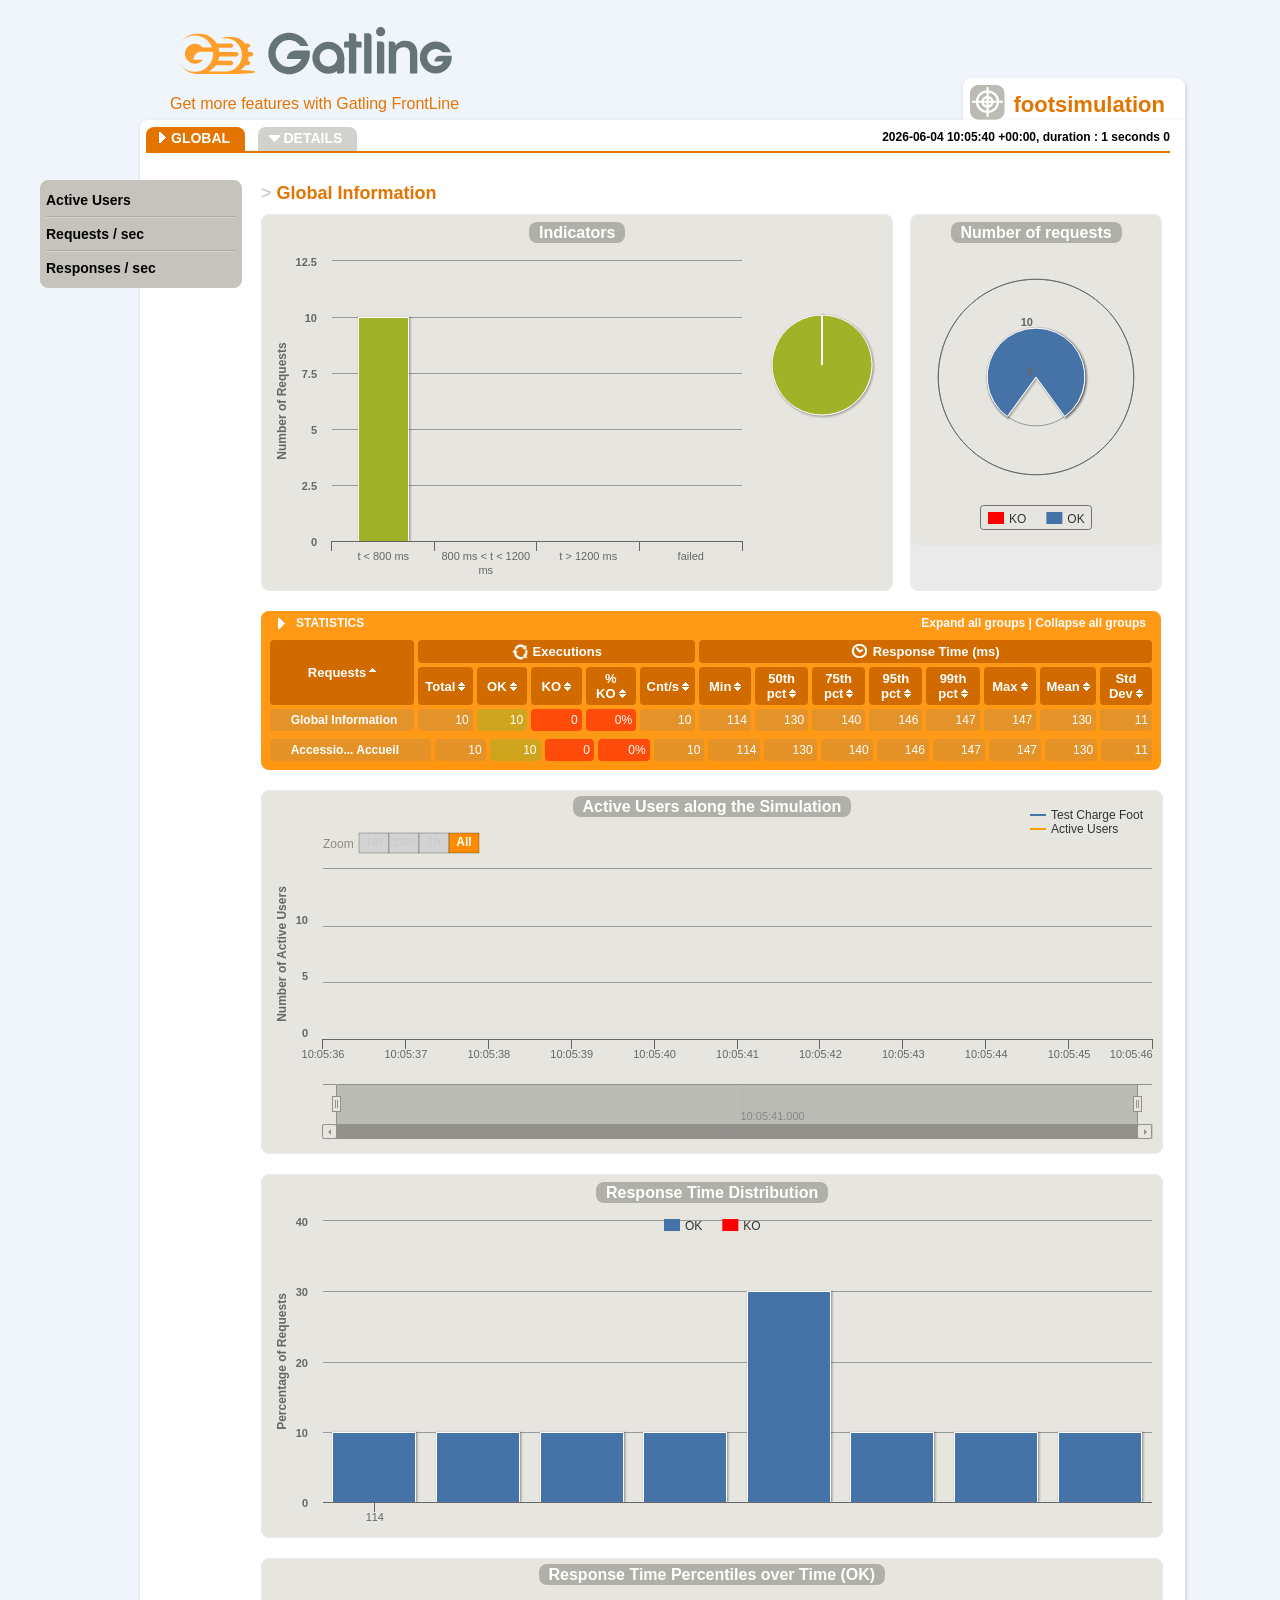
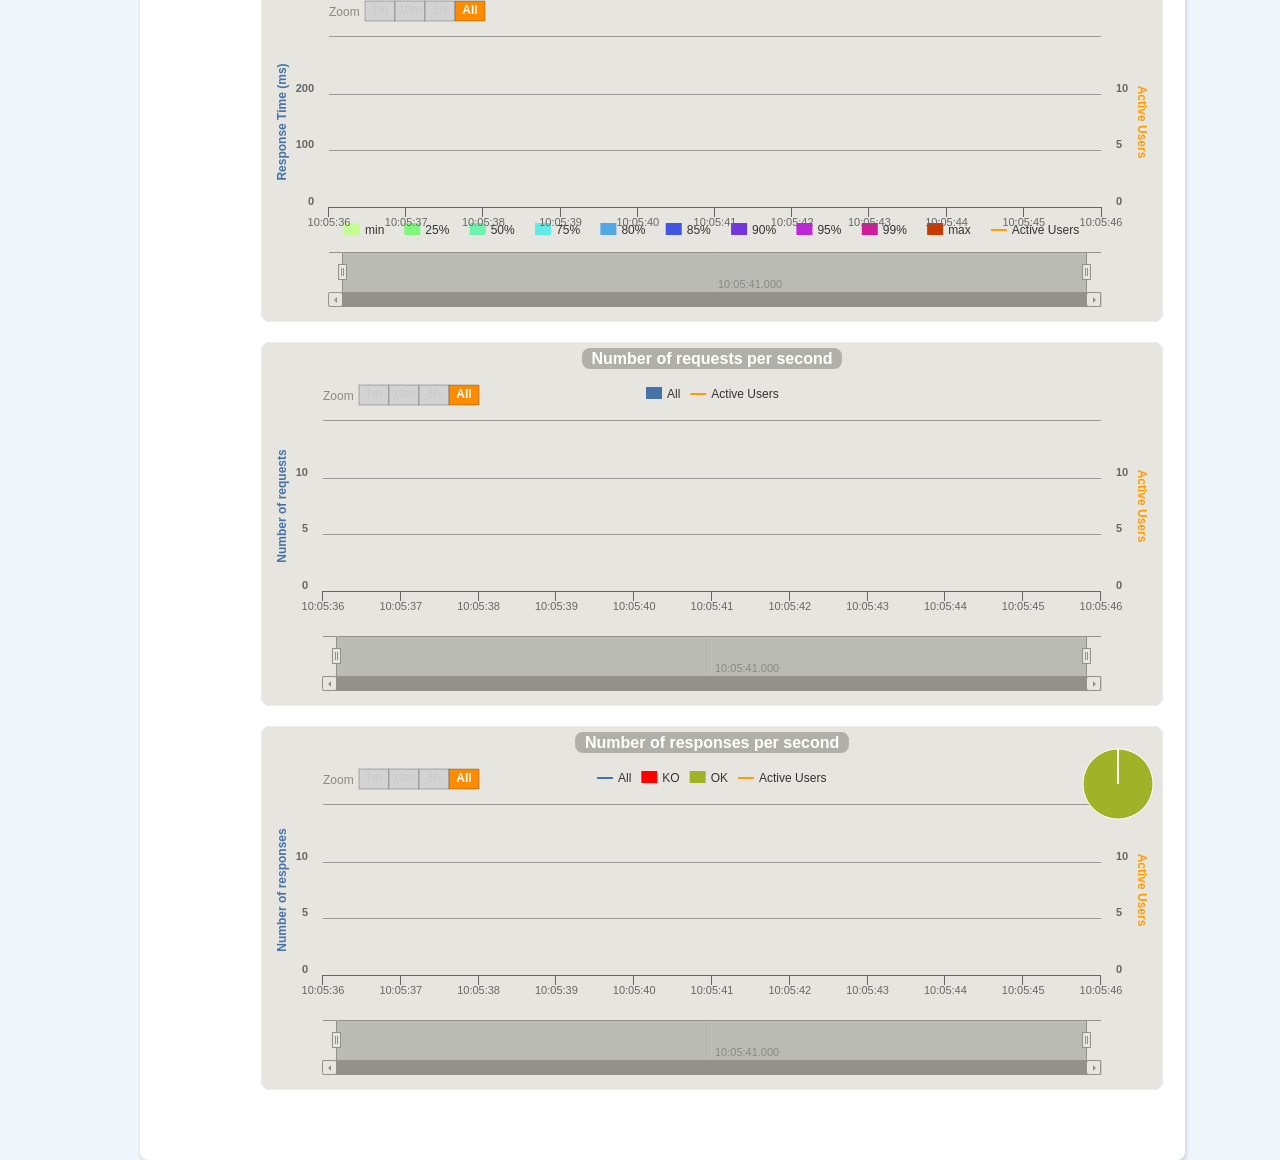
<file: gatling-results/footsimulation-20260604100540061/index.html>
<!DOCTYPE html>
<html>
<head>
<meta charset="UTF-8">
<link rel="shortcut icon" type="image/x-icon" href="style/favicon.ico"/>
<link href="style/style.css" rel="stylesheet" type="text/css" />
<link href="style/bootstrap.min.css" rel="stylesheet" type="text/css" />
<script type="text/javascript" src="js/jquery.min.js"></script>
<script type="text/javascript" src="js/bootstrap.min.js"></script>
<script type="text/javascript" src="js/gatling.js"></script>
<script type="text/javascript" src="js/moment.min.js"></script>
<script type="text/javascript" src="js/menu.js"></script>
<script type="text/javascript" src="js/all_sessions.js"></script>
<script type="text/javascript" src="js/stats.js"></script>
<script type="text/javascript" src="js/highstock.js"></script>
<script type="text/javascript" src="js/highcharts-more.js"></script>
<script type="text/javascript" src="js/theme.js"></script>
<script type="text/javascript" src="js/unpack.js"></script>
<title>Gatling Stats - Global Information</title>
</head>
<body>
<div class="frise"></div>
<div class="container details">
    <div class="head">
        <a class="logo" href="https://gatling.io" target="blank_" title="Gatling Home Page"><img alt="Gatling" src="style/logo.svg"/></a>
        <div class="frontline"><a href="https://gatling.io/gatling-frontline/?report" target="_blank">Get more features with Gatling FrontLine</a></div>
    </div>
    <div class="main">
        <div class="cadre">
                <div class="onglet">
                    <img src="style/cible.png" />
                    <p><span>footsimulation</span></p>
                </div>
                <div class="content">
                    <div class="sous-menu">
                        <div class="item ouvert"><a href="index.html">GLOBAL</a></div>
                        <div class="item "><a id="details_link" href="#">DETAILS</a></div>
                        <script type="text/javascript">
                          var timestamp = 1780567540061;
                          var runStartHumanDate = moment(timestamp).format("YYYY-MM-DD HH:mm:ss Z");
                          document.writeln("<p class='sim_desc' title='"+ runStartHumanDate +", duration : 1 seconds' data-content='0'>");
                          document.writeln("<b>" + runStartHumanDate + ", duration : 1 seconds 0</b>");
                          document.writeln("</p>");
                        </script>
                    </div>
                    <div class="content-in">
                        <h1><span>> </span>Global Information</h1>
                        <div class="article">
                            
            <div class="schema polar">
              <div id="container_number_of_requests"></div>
            </div>

            <div class="schema demi">
              <div id="container_indicators" class="demi"></div>
            </div>

                        <div class="statistics extensible-geant collapsed">
                            <div class="title">
                                <div class="right">
                                    <span class="expand-all-button">Expand all groups</span> | <span class="collapse-all-button">Collapse all groups</span>
                                </div>
                                <div id="statistics_title" class="title_collapsed">STATISTICS <span>(Click here to show more)</span></div>
                            </div>
                            <table id="container_statistics_head" class="statistics-in extensible-geant">
                                <thead>
                                    <tr>
                                        <th rowspan="2" id="col-1" class="header sortable sorted-up"><span>Requests</span></th>
                                        <th colspan="5" class="header"><span class="executions">Executions</span></th>
                                        <th colspan="8" class="header"><span class="response-time">Response Time (ms)</span></th>
                                    </tr>
                                    <tr>
                                        <th id="col-2" class="header sortable"><span>Total</span></th>
                                        <th id="col-3" class="header sortable"><span>OK</span></th>
                                        <th id="col-4" class="header sortable"><span>KO</span></th>
                                        <th id="col-5" class="header sortable"><span>% KO</span></th>
                                        <th id="col-6" class="header sortable"><span>Cnt/s</span></th>
                                        <th id="col-7" class="header sortable"><span>Min</span></th>
<th id="col-8" class="header sortable"><span>50th pct</span></th>
<th id="col-9" class="header sortable"><span>75th pct</span></th>
<th id="col-10" class="header sortable"><span>95th pct</span></th>
<th id="col-11" class="header sortable"><span>99th pct</span></th>
<th id="col-12" class="header sortable"><span>Max</span></th>
<th id="col-13" class="header sortable"><span>Mean</span></th>
<th id="col-14" class="header sortable"><span>Std Dev</span></th>
                                    </tr>
                                </thead>
                                <tbody></tbody>
                            </table>
                            <div class="scrollable">
                                <table id="container_statistics_body" class="statistics-in extensible-geant">
                                    <tbody></tbody>
                                </table>
                            </div>
                        </div>

            <div class="schema geant">
              <a name="active_users"></a>
              <div id="container_active_users" class="geant"></div>
            </div>

            <div class="schema geant">
              <div id="container_distrib" class="geant"></div>
            </div>

            <div class="schema geant">
              <div id="container" class="geant"></div>
            </div>

            <div class="schema geant">
              <a name="requests"></a>
                <div id="container_requests" class="geant"></div>
            </div>

            <div class="schema geant">
              <a name="responses"></a>
                <div id="container_responses" class="geant"></div>
            </div>

                        </div>
                    </div>
                </div>
        </div>
    </div>
    <div class="nav">
        <ul></ul>
    </div>
</div>
<script type="text/javascript">
    var pageStats = stats.stats;
    $(document).ready(function() {
        $('.sim_desc').popover({trigger:'hover', placement:'bottom'});
        setDetailsLinkUrl();
        setGlobalMenu();
        setActiveMenu();
        fillStats(pageStats);
        
function numberOfRequestsDataForGroup(group) {
  var data = {names: [], oks: [], kos: []};

  $.each(group.contents, function(contentName, content) {
    if (content.type == 'GROUP') {
      var result = numberOfRequestsDataForGroup(content);
      data.names = data.names.concat(result.names);
      data.oks = data.oks.concat(result.oks);
      data.kos = data.kos.concat(result.kos);
    }
    else if (content.type == 'REQUEST') {
      data.names.push(content.path);
      data.oks.push(parseInt(content.stats.numberOfRequests.ok));
      data.kos.push(parseInt(content.stats.numberOfRequests.ko));
    }
  });

  return data;
}

var numberOfRequestsData = numberOfRequestsDataForGroup(stats);

new Highcharts.Chart({
  chart: {
    renderTo:'container_number_of_requests',
    polar:true,
    type:'column',
    height:330
  },
  credits:{
    enabled:false
  },
  title:{
    text:'<span class="chart_title">Number of requests</span>',
    useHTML: true
  },
  xAxis:{
    tickmarkPlacement:'on',
    tickInterval: 1,
    categories:numberOfRequestsData.names,
    labels:{ enabled:false }
  },
  yAxis:{
    min:0
  },
  plotOptions:{
    series:{
      stacking:'normal',
      groupPadding:0,
      pointPlacement:'on',
      shadow: true
    }
  },
  legend: {
    	borderWidth: 0.5,
      borderRadius: 3,
      borderColor: 'black',
      itemStyle: { fontWeight: "normal" }
  },
  series:[
    {
      name:'KO',
      data:numberOfRequestsData.kos,
      color:"#FF0000"
    },
    {
      name:'OK',
      data:numberOfRequestsData.oks,
      color:"#4572A7"
    }
  ]
});

Highcharts.setOptions({
  global: { useUTC: false }
});

var indicatorsChart = new Highcharts.Chart({
  chart: {
    renderTo: 'container_indicators',
    marginRight: 150
  },
  credits: { enabled: false },
  legend: { enabled: false },
  title: { text: 'A title to let highcharts reserve the place for the title set later' },
  xAxis: {
    categories: [
      pageStats.group1.name,
      pageStats.group2.name,
      pageStats.group3.name,
      pageStats.group4.name
    ]
  },
  yAxis: {
    title: { text: 'Number of Requests' }
  },
  tooltip: {
    formatter: function() {
      var s;
      if (this.point.name) { // the pie chart
        s = ''+ this.point.name +': '+ this.y +'% requests';
      } else {
        s = ''+ this.y + ' requests';
      }
      return s;
    }
  },
  plotOptions: {
    series: {
      stacking: 'normal',
      shadow: true
    }
  },
  series: [
    {
      type: 'column',
      data: [{
      	color: '#A0B228',
      	y: pageStats.group1.count
      },
      {
      	color: '#FFDD00',
      	y: pageStats.group2.count
      },
      {
      	color: '#FF9D00',
      	y: pageStats.group3.count
      },
      {
      	color: '#FF0000',
      	y: pageStats.group4.count
      }]
    },
    {
      type: 'pie',
      name: 'Percentages',
      data: [
        {
          name: pageStats.group1.name,
          y: pageStats.group1.percentage,
          color: '#A0B228'
        },
        {
          name: pageStats.group2.name,
          y: pageStats.group2.percentage,
          color: '#FFDD00'
        },
        {
          name: pageStats.group3.name,
          y: pageStats.group3.percentage,
          color: '#FF9D00'
        },
        {
          name: pageStats.group4.name,
          y: pageStats.group4.percentage,
          color: '#FF0000'
        }
      ],
      center: [470, 85],
      size: 100,
      showInLegend: false,
      dataLabels: { enabled: false }
    }
  ]
});

indicatorsChart.setTitle({
  text: '<span class="chart_title">Indicators</span>',
  useHTML: true
});

	    $('#container_exceptions').sortable('#container_exceptions');
    

  function shortenNameAndDisplayFullOnHover(name){
   if (name.length < 20)
       return name;
   else
     return "<span class='tooltipContent'>"+name+"</span>" + name.substr(0,8)+"..."+name.substr(name.length-8,name.length);
  }

function generateHtmlRow(request, level, index, parent, group) {
    if (request.name == 'Global Information')
        var url = 'index.html';
    else
        var url = request.pathFormatted + '.html';

    if (group)
        var expandButtonStyle = '';
    else
        var expandButtonStyle = ' hidden';

    if (request.stats.numberOfRequests.total != 0)
        var koPercent = (request.stats.numberOfRequests.ko * 100 / request.stats.numberOfRequests.total).toFixed(0) + '%';
    else
        var koPercent = '-'

    return '<tr id="' + request.pathFormatted + '" class="child-of-' + parent + '"> \
        <td class="total col-1"> \
            <span id="' + request.pathFormatted + '" style="margin-left: ' + (level * 10) + 'px;" class="expand-button' + expandButtonStyle + '">&nbsp;</span> \
            <a href="' + url +'" class="withTooltip">' + shortenNameAndDisplayFullOnHover(request.name) + '</a><span class="value" style="display:none;">' + index + '</span> \
        </td> \
        <td class="value total col-2">' + request.stats.numberOfRequests.total + '</td> \
        <td class="value ok col-3">' + request.stats.numberOfRequests.ok + '</td> \
        <td class="value ko col-4">' + request.stats.numberOfRequests.ko + '</td> \
        <td class="value ko col-5">' + koPercent + '</td> \
        <td class="value total col-6">' + request.stats.meanNumberOfRequestsPerSecond.total + '</td> \
        <td class="value total col-7">' + request.stats.minResponseTime.total + '</td> \
        <td class="value total col-8">' + request.stats.percentiles1.total + '</td> \
        <td class="value total col-9">' + request.stats.percentiles2.total + '</td> \
        <td class="value total col-10">' + request.stats.percentiles3.total + '</td> \
        <td class="value total col-11">' + request.stats.percentiles4.total + '</td> \
        <td class="value total col-12">' + request.stats.maxResponseTime.total + '</td> \
        <td class="value total col-13">' + request.stats.meanResponseTime.total + '</td> \
        <td class="value total col-14">' + request.stats.standardDeviation.total + '</td> \
        </tr>';
}

function generateHtmlRowsForGroup(group, level, index, parent) {
    var buffer = '';

    if (!parent)
        parent = 'ROOT';
    else {
        buffer += generateHtmlRow(group, level - 1, index, parent, true);
        index++;
        parent = group.pathFormatted;
    }

    $.each(group.contents, function(contentName, content) {
        if (content.type == 'GROUP') {
            var result = generateHtmlRowsForGroup(content, level + 1, index, parent);
            buffer += result.html;
            index = result.index;
        }
        else if (content.type == 'REQUEST') {
            buffer += generateHtmlRow(content, level, index, parent);
            index++;
        }
    });

    return { html: buffer, index: index };
}

$('#container_statistics_head tbody').append(generateHtmlRow(stats, 0, 0));

var lines = generateHtmlRowsForGroup(stats, 0, 0)
$('#container_statistics_body tbody').append(lines.html);

$('#container_statistics_head').sortable('#container_statistics_body');
$('.statistics').expandable();

if (lines.index < 30) {
    $('#statistics_title span').attr('style', 'display: none;');
    $('#statistics_title').attr('style', 'cursor: auto;')
}
else {
    $('#statistics_title').click(function(){
        $(this).toggleClass('title_collapsed').toggleClass('title_not_collapsed');
        $('#container_statistics_body').parent().toggleClass('scrollable').toggleClass('');
    });
}

	    $('#container_errors').sortable('#container_errors');
    
allUsersData.yAxis = 0;

var allUsersChart = new Highcharts.StockChart({
  chart: {
    renderTo: 'container_active_users',
    zoomType: 'x'
  },
  credits: { enabled: false },
  legend: {
    enabled: true,
    floating: true,
    align: 'right',
    verticalAlign: 'top',
    layout: 'vertical',
    borderWidth: 0,
    itemStyle: { fontWeight: "normal" }
  },
  title: { text: 'A title to let highcharts reserve the place for the title set later' },
  rangeSelector: {
    buttonSpacing: 0,
    buttonTheme: {
      fill: 'LightGrey',
      padding: 1,
      stroke: 'Black',
      'stroke-width': 0.25,
      style: {
        color: 'Black',
        fontWeight: 'bold',
      },
      states: {
        stroke: 'Black',
        'stroke-width': 0.25,
        hover: {
          fill: 'DarkGrey',
          style: { color: 'black' }
        },
        select: {
          fill: 'DarkOrange',
          style: { color: 'white' }
        }
      }
    },
    buttons : [
      {
        type : 'minute',
        count : 1,
        text : '1m'
      }, {
        type : 'minute',
        count : 10,
        text : '10m'
      }, {
        type : 'hour',
        count : 1,
        text : '1h'
      }, {
        type : 'all',
        count : 1,
        text : 'All'
      }
    ],
    selected : 3,
    inputEnabled : false
  },
  xAxis: {
    type: 'datetime',
    ordinal: false,
    maxZoom: 10000 // three days
  },
  yAxis: {
    title: { text: 'Number of Active Users' },
    opposite: false,
    min: 0
  },
  series: [
    {
color: '#4572A7',
name: 'Test Charge Foot',
data: [
  [1780567541000,10]
],
tooltip: { yDecimals: 0, ySuffix: '', valueDecimals: 0 }},

    allUsersData
  ]
});


allUsersChart.setTitle({
  text: '<span class="chart_title">Active Users along the Simulation</span>',
  useHTML: true
});

allUsersData.yAxis = 1;

var responseTimeDistributionChart = new Highcharts.Chart({
  chart: {
    renderTo: 'container_distrib',
    type: 'column'
  },
  credits: {
    enabled: false
  },
  legend: {
    enabled: true,
    floating: true,
    y: -285,
    borderWidth: 0,
    itemStyle: {
      fontWeight: "normal"
    }
  },
  title: {
    text: 'A title to let highcharts reserve the place for the title set later'
  },
  xAxis: {
    categories: ['114', '116', '124', '126', '130', '143', '144', '147'],
    tickInterval: 20
  },
  yAxis: {
    min: 0,
    title: {
      text: 'Percentage of Requests'
    }
  },
  tooltip: {
    formatter: function() {
      return '<b>'+ this.x +' ms</b><br/>'+
      this.series.name +': '+ this.y +' %<br/>'+
      'Total: '+ this.point.stackTotal + ' %';
    }
  },
  plotOptions: {
    series: {
      groupPadding: 0,
      stacking: 'normal',
      shadow: true
    }
  },
  series: [
  	{
type: 'column',
color: '#4572A7',
name: 'OK',
data: [
  10.0,10.0,10.0,10.0,30.0,10.0,10.0,10.0
],
tooltip: { yDecimals: 0, ySuffix: 'ms' }
},
  	{
type: 'column',
color: '#FF0000',
name: 'KO',
data: [
  
],
tooltip: { yDecimals: 0, ySuffix: 'ms' }
}
  ]
});

responseTimeDistributionChart.setTitle({
  text: '<span class="chart_title">Response Time Distribution</span>',
  useHTML: true
});

var responseTimePercentiles = unpack([[1780567541,[114,124,130,139,143,143,144,145,146,147]]]);

var responseTimeChart = new Highcharts.StockChart({
  chart: {
    renderTo: 'container',
    zoomType: 'x'
  },
  colors: ['#C4FD90', '#7FF77F', '#6FF2AD', '#60ECE5', '#51A8E7', '#4353E2', '#7335DC', '#BC28D7', '#D11C97', '#C73905', 'Orange'],
  credits: { enabled: false },
  legend: {
    enabled: true,
    floating: true,
    y: -65,
    borderWidth: 0,
    itemStyle: { fontWeight: "normal" }
  },
  title: { text: 'A title to let highcharts reserve the place for the title set later' },
  navigator: { baseSeries: 9 },
  rangeSelector: {
    rangeSelector: { align: "left" },
    buttonSpacing: 0,
    buttonTheme: {
      fill: 'LightGrey',
      padding: 1,
      stroke: 'Black',
      'stroke-width': 0.25,
      style: {
        color: 'Black',
        fontWeight: 'bold',
      },
      states: {
        stroke: 'Black',
        'stroke-width': 0.25,
        hover: {
          fill: 'DarkGrey',
          style: { color: 'black' }
        },
        select: {
          fill: 'DarkOrange',
          style: { color: 'white' }
        }
      }
    },
    buttons : [
      {
        type : 'minute',
        count : 1,
        text : '1m'
      }, {
        type : 'minute',
        count : 10,
        text : '10m'
      }, {
        type : 'hour',
        count : 1,
        text : '1h'
      }, {
        type : 'all',
        count : 1,
        text : 'All'
      }
    ],
    selected : 3,
    inputEnabled : false
  },
  xAxis: {
    type: 'datetime',
    ordinal: false,
    maxZoom: 10000 // three days
  },
  yAxis:[
    {
      min: 0,
      title: {
        text: 'Response Time (ms)',
        style: { color: '#4572A7' }
      },
      opposite: false
    }, {
      min: 0,
      title: {
        text: 'Active Users',
        style: { color: '#FF9D00' }
      },
      opposite: true
    }
  ],
  plotOptions: {
    arearange: { lineWidth: 1 },
    series: {
      dataGrouping: { enabled: false }
    }
  },
  series: [
  
    
         {
pointInterval: 1000,
name: 'min',
data: responseTimePercentiles[0],
tooltip: { yDecimals: 0, ySuffix: 'ms' },
type : 'area',
yAxis: 0,
zIndex: 10
},
         {
pointInterval: 1000,
name: '25%',
data: responseTimePercentiles[1],
tooltip: { yDecimals: 0, ySuffix: 'ms' },
type : 'area',
yAxis: 0,
zIndex: 9
},
         {
pointInterval: 1000,
name: '50%',
data: responseTimePercentiles[2],
tooltip: { yDecimals: 0, ySuffix: 'ms' },
type : 'area',
yAxis: 0,
zIndex: 8
},
         {
pointInterval: 1000,
name: '75%',
data: responseTimePercentiles[3],
tooltip: { yDecimals: 0, ySuffix: 'ms' },
type : 'area',
yAxis: 0,
zIndex: 7
},
         {
pointInterval: 1000,
name: '80%',
data: responseTimePercentiles[4],
tooltip: { yDecimals: 0, ySuffix: 'ms' },
type : 'area',
yAxis: 0,
zIndex: 6
},
         {
pointInterval: 1000,
name: '85%',
data: responseTimePercentiles[5],
tooltip: { yDecimals: 0, ySuffix: 'ms' },
type : 'area',
yAxis: 0,
zIndex: 5
},
         {
pointInterval: 1000,
name: '90%',
data: responseTimePercentiles[6],
tooltip: { yDecimals: 0, ySuffix: 'ms' },
type : 'area',
yAxis: 0,
zIndex: 4
},
         {
pointInterval: 1000,
name: '95%',
data: responseTimePercentiles[7],
tooltip: { yDecimals: 0, ySuffix: 'ms' },
type : 'area',
yAxis: 0,
zIndex: 3
},
         {
pointInterval: 1000,
name: '99%',
data: responseTimePercentiles[8],
tooltip: { yDecimals: 0, ySuffix: 'ms' },
type : 'area',
yAxis: 0,
zIndex: 2
},
         {
pointInterval: 1000,
name: 'max',
data: responseTimePercentiles[9],
tooltip: { yDecimals: 0, ySuffix: 'ms' },
type : 'area',
yAxis: 0,
zIndex: 1
},
  allUsersData
  ]
});

responseTimeChart.setTitle({
  text: '<span class="chart_title chart_title_">Response Time Percentiles over Time (OK)</span>',
  useHTML: true
});

var container_requests = unpack([[1780567541,[10,0, 10]]]);

var requestsChart = new Highcharts.StockChart({
  chart: {
    renderTo: 'container_requests',
    zoomType: 'x'
  },
  credits: { enabled: false },
  legend: {
    enabled: true,
    floating: true,
    itemDistance: 10,
    y: -285,
    borderWidth: 0,
    itemStyle: { fontWeight: "normal" }
  },
  title: { text: 'A title to let highcharts reserve the place for the title set later' },
  rangeSelector: {
    buttonSpacing: 0,
    buttonTheme: {
      fill: 'LightGrey',
      padding: 1,
      stroke: 'Black',
      'stroke-width': 0.25,
      style: {
        color: 'Black',
        fontWeight: 'bold',
      },
      states: {
        stroke: 'Black',
        'stroke-width': 0.25,
        hover: {
          fill: 'DarkGrey',
          style: { color: 'black' }
         },
         select: {
          fill: 'DarkOrange',
          style: { color: 'white' }
        }
      }
    },
    buttons : [
      {
        type : 'minute',
        count : 1,
        text : '1m'
      }, {
        type : 'minute',
        count : 10,
        text : '10m'
      }, {
        type : 'hour',
        count : 1,
        text : '1h'
      }, {
        type : 'all',
        count : 1,
        text : 'All'
      }
    ],
    selected : 3,
    inputEnabled : false
  },
  plotOptions: {
    series: {
      dataGrouping: { enabled: false }
    },
    area: {
      stacking: 'normal'
    }
  },
  xAxis: {
    type: 'datetime',
    ordinal: false,
    maxZoom: 10000 // three days
  },
  yAxis:[
    {
      min: 0,
      title: {
        text: 'Number of requests',
        style: { color: '#4572A7' }
      },
      opposite: false
    }, {
      min: 0,
      title: {
        text: 'Active Users',
        style: { color: '#FF9D00' }
      },
      opposite: true
    }
  ],
  series: [
    {
color: '#4572A7',
name: 'All',
data: container_requests[0],
tooltip: { yDecimals: 0, ySuffix: '', valueDecimals: 0 }
,type: 'area'},
    allUsersData
  ]
});

requestsChart.setTitle({
  text: '<span class="chart_title">Number of requests per second</span>',
  useHTML: true
});

var container_responses = unpack([[1780567541,[10,0, 10]]]);

var requestsChart = new Highcharts.StockChart({
  chart: {
    renderTo: 'container_responses',
    zoomType: 'x'
  },
  credits: { enabled: false },
  legend: {
    enabled: true,
    floating: true,
    itemDistance: 10,
    y: -285,
    borderWidth: 0,
    itemStyle: { fontWeight: "normal" }
  },
  title: { text: 'A title to let highcharts reserve the place for the title set later' },
  rangeSelector: {
    buttonSpacing: 0,
    buttonTheme: {
      fill: 'LightGrey',
      padding: 1,
      stroke: 'Black',
      'stroke-width': 0.25,
      style: {
        color: 'Black',
        fontWeight: 'bold',
      },
      states: {
        stroke: 'Black',
        'stroke-width': 0.25,
        hover: {
          fill: 'DarkGrey',
          style: { color: 'black' }
         },
         select: {
          fill: 'DarkOrange',
          style: { color: 'white' }
        }
      }
    },
    buttons : [
      {
        type : 'minute',
        count : 1,
        text : '1m'
      }, {
        type : 'minute',
        count : 10,
        text : '10m'
      }, {
        type : 'hour',
        count : 1,
        text : '1h'
      }, {
        type : 'all',
        count : 1,
        text : 'All'
      }
    ],
    selected : 3,
    inputEnabled : false
  },
  plotOptions: {
    series: {
      dataGrouping: { enabled: false }
    },
    area: {
      stacking: 'normal'
    }
  },
  xAxis: {
    type: 'datetime',
    ordinal: false,
    maxZoom: 10000 // three days
  },
  yAxis:[
    {
      min: 0,
      title: {
        text: 'Number of responses',
        style: { color: '#4572A7' }
      },
      opposite: false
    }, {
      min: 0,
      title: {
        text: 'Active Users',
        style: { color: '#FF9D00' }
      },
      opposite: true
    }
  ],
  series: [
    {
color: '#4572A7',
name: 'All',
data: container_responses[0],
tooltip: { yDecimals: 0, ySuffix: '', valueDecimals: 0 }
},
{
color: '#FF0000',
name: 'KO',
data: container_responses[1],
tooltip: { yDecimals: 0, ySuffix: '', valueDecimals: 0 }
,type: 'area'},
{
color: '#A0B228',
name: 'OK',
data: container_responses[2],
tooltip: { yDecimals: 0, ySuffix: '', valueDecimals: 0 }
,type: 'area'},
    allUsersData,
{
  
type: 'pie',
name: 'Distribution',
data: [
  {name: 'OK', y: 10.0, color: '#A0B228'},{name: 'KO', y: 0.0, color: '#FF0000'}
],
center: [775, -40],
size: 70,
showInLegend: false,
dataLabels: { enabled: false },
dataGrouping: { enabled: false }

}

  ]
});

requestsChart.setTitle({
  text: '<span class="chart_title">Number of responses per second</span>',
  useHTML: true
});

    });
</script>
</body>
</html>
</file>
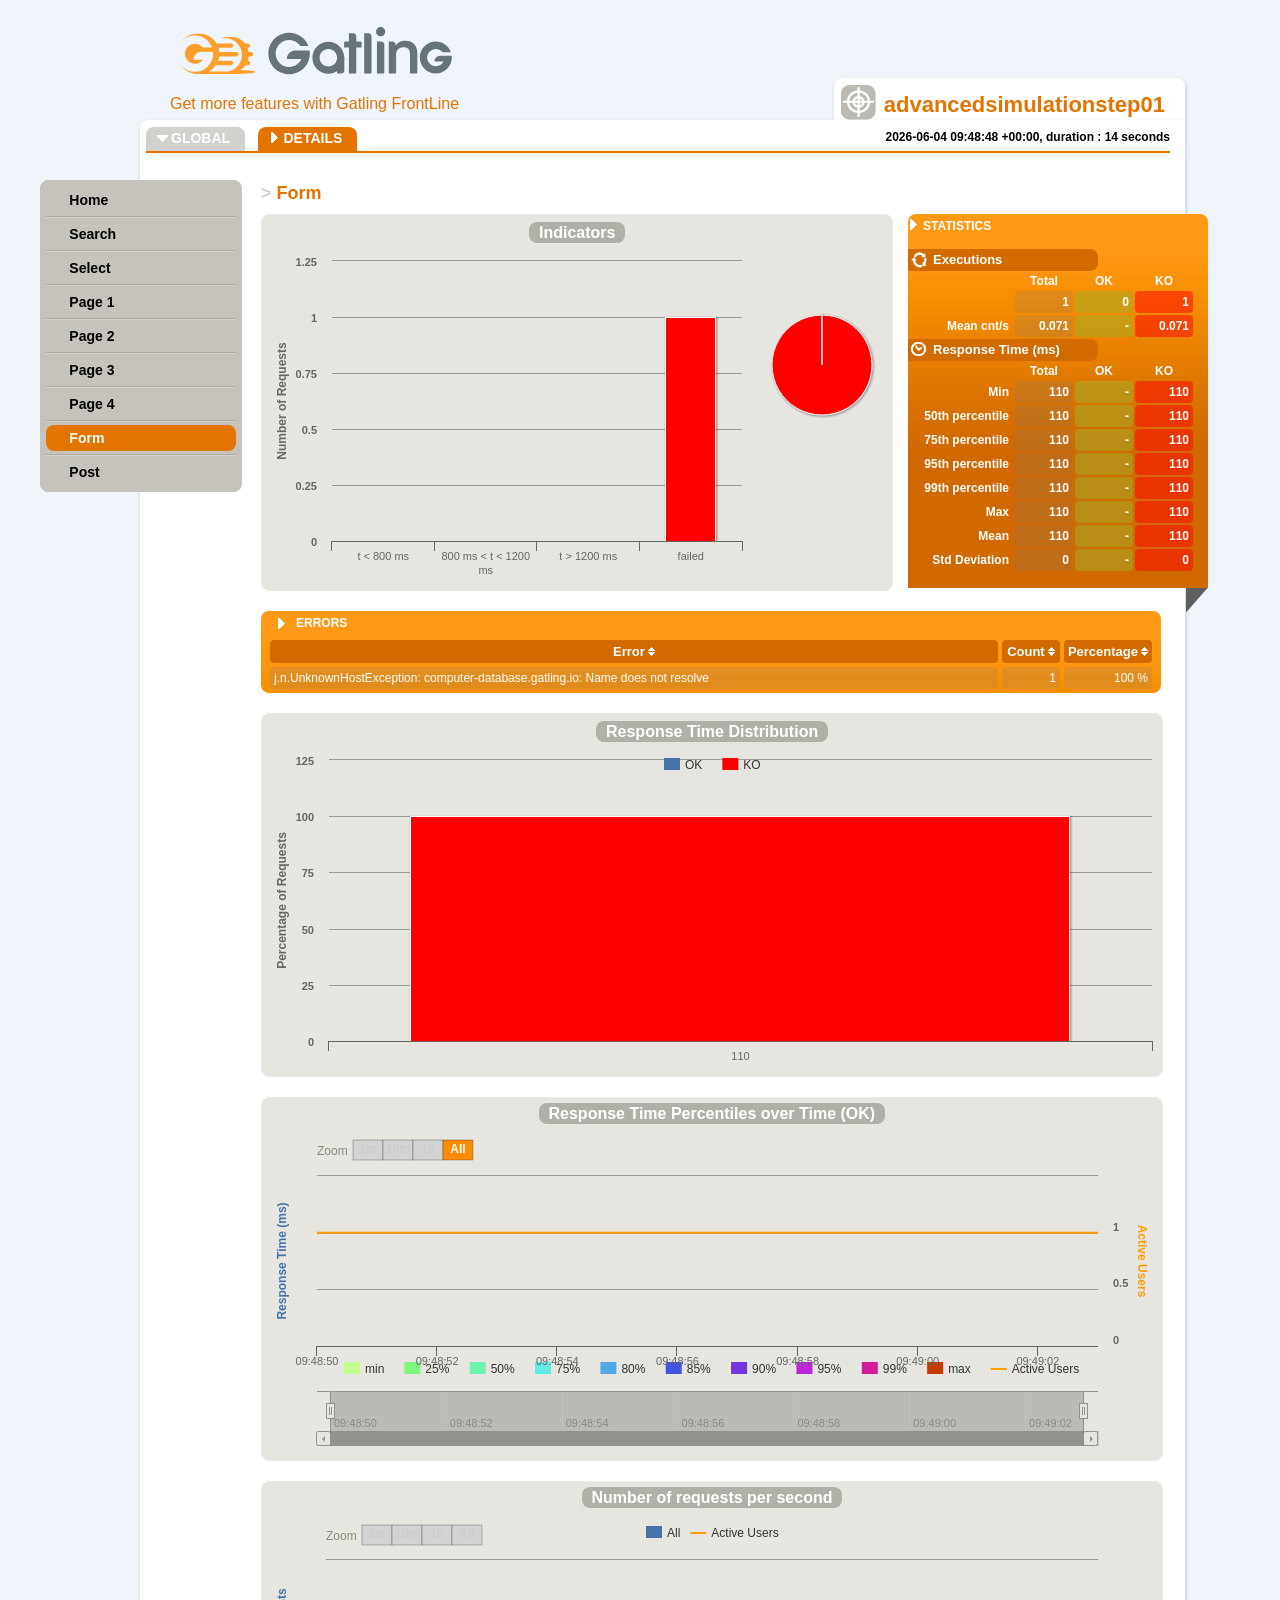
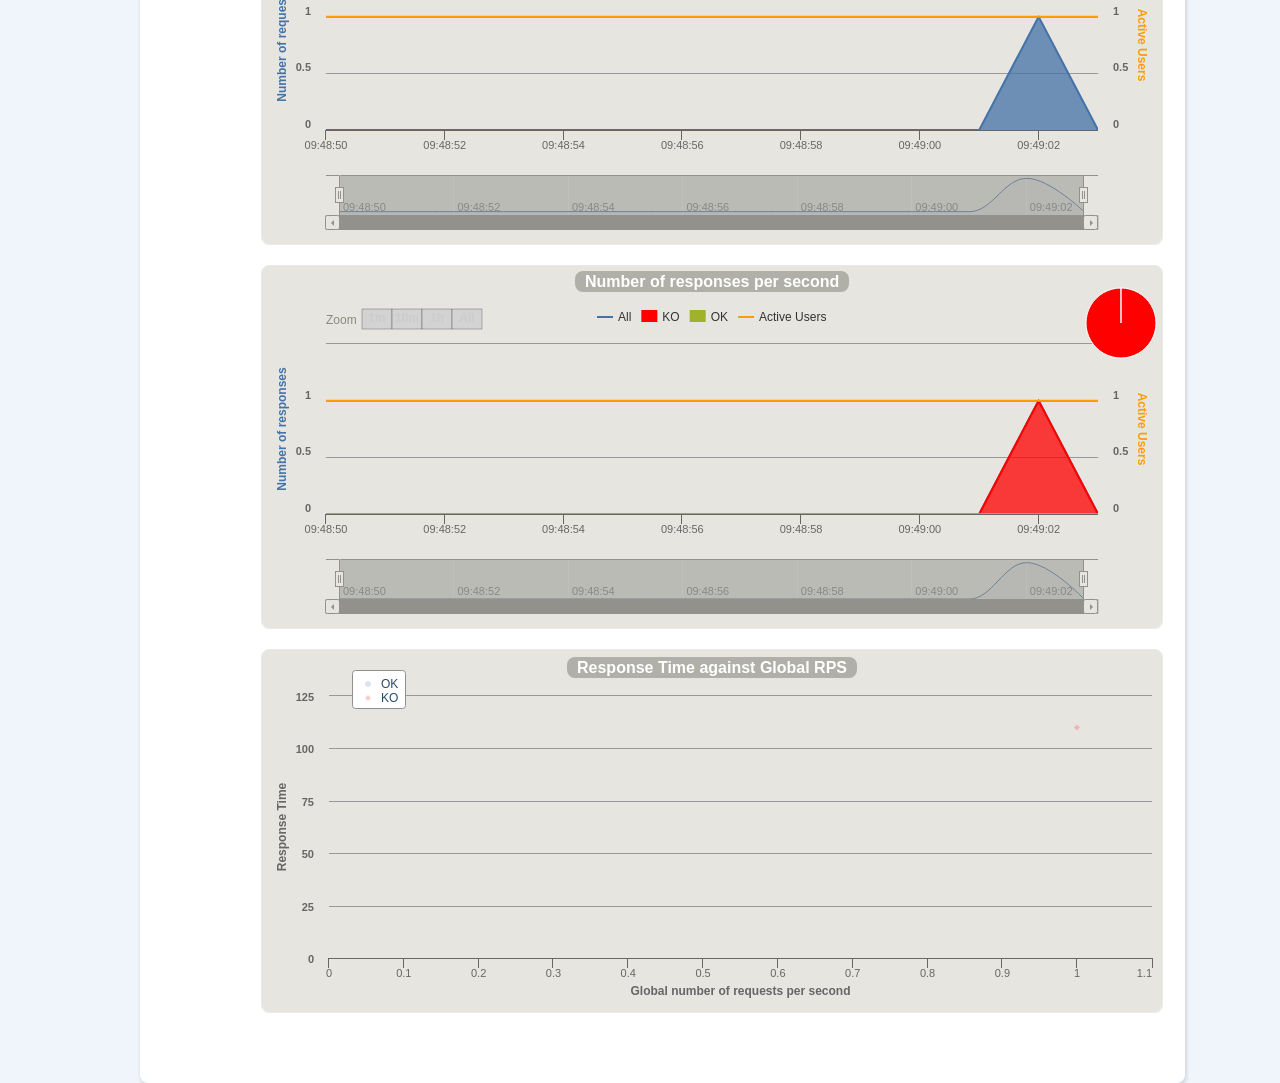
<file: gatling-results/advancedsimulationstep01-20260604094848128/req_form-d359c.html>
<!DOCTYPE html>
<html>
<head>
<meta charset="UTF-8">
<link rel="shortcut icon" type="image/x-icon" href="style/favicon.ico"/>
<link href="style/style.css" rel="stylesheet" type="text/css" />
<link href="style/bootstrap.min.css" rel="stylesheet" type="text/css" />
<script type="text/javascript" src="js/jquery.min.js"></script>
<script type="text/javascript" src="js/bootstrap.min.js"></script>
<script type="text/javascript" src="js/gatling.js"></script>
<script type="text/javascript" src="js/moment.min.js"></script>
<script type="text/javascript" src="js/menu.js"></script>
<script type="text/javascript" src="js/all_sessions.js"></script>
<script type="text/javascript" src="js/stats.js"></script>
<script type="text/javascript" src="js/highstock.js"></script>
<script type="text/javascript" src="js/highcharts-more.js"></script>
<script type="text/javascript" src="js/theme.js"></script>
<script type="text/javascript" src="js/unpack.js"></script>
<title>Gatling Stats - Form</title>
</head>
<body>
<div class="frise"></div>
<div class="container details">
    <div class="head">
        <a class="logo" href="https://gatling.io" target="blank_" title="Gatling Home Page"><img alt="Gatling" src="style/logo.svg"/></a>
        <div class="frontline"><a href="https://gatling.io/gatling-frontline/?report" target="_blank">Get more features with Gatling FrontLine</a></div>
    </div>
    <div class="main">
        <div class="cadre">
                <div class="onglet">
                    <img src="style/cible.png" />
                    <p><span>advancedsimulationstep01</span></p>
                </div>
                <div class="content">
                    <div class="sous-menu">
                        <div class="item "><a href="index.html">GLOBAL</a></div>
                        <div class="item ouvert"><a id="details_link" href="#">DETAILS</a></div>
                        <script type="text/javascript">
                          var timestamp = 1780566528128;
                          var runStartHumanDate = moment(timestamp).format("YYYY-MM-DD HH:mm:ss Z");
                          document.writeln("<p class='sim_desc' title='"+ runStartHumanDate +", duration : 14 seconds' data-content=''>");
                          document.writeln("<b>" + runStartHumanDate + ", duration : 14 seconds </b>");
                          document.writeln("</p>");
                        </script>
                    </div>
                    <div class="content-in">
                        <h1><span>> </span>Form</h1>
                        <div class="article">
                            
                        <div class="infos">
                            <div class="infos-in">
	                        <div class="infos-title">STATISTICS</div>
                                <div class="repli"></div>                               
                                <div class="info">
                                    <h2 class="first">Executions</h2>
                                    <table>
                                        <thead>
                                            <tr><th></th><th>Total</th><th>OK</th><th>KO</th></tr>
                                        </thead>
                                        <tbody>
                                            <tr>
                                                <td class="title"></td>
                                                <td id="numberOfRequests" class="total"></td>
                                                <td id="numberOfRequestsOK" class="ok"></td>
                                                <td id="numberOfRequestsKO" class="ko"></td>
                                            </tr>
                                            <tr>
                                                <td class="title">Mean cnt/s</td>
                                                <td id="meanNumberOfRequestsPerSecond" class="total"></td>
                                                <td id="meanNumberOfRequestsPerSecondOK" class="ok"></td>
                                                <td id="meanNumberOfRequestsPerSecondKO" class="ko"></td>
                                            </tr>
                                        </tbody>
                                    </table>
                                    <h2 class="second">Response Time (ms)</h2>
                                    <table>
                                        <thead>
                                            <tr>
                                                <th></th>
                                                <th>Total</th>
                                                <th>OK</th>
                                                <th>KO</th>
                                            </tr>
                                        </thead>
                                        <tbody>
                                            <tr>
                                                <td class="title">Min</td>
                                                <td id="minResponseTime" class="total"></td>
                                                <td id="minResponseTimeOK" class="ok"></td>
                                                <td id="minResponseTimeKO" class="ko"></td>
                                            </tr>
                                            <tr>
                                                <td class="title">50th percentile</td>
                                                <td id="percentiles1" class="total"></td>
                                                <td id="percentiles1OK" class="ok"></td>
                                                <td id="percentiles1KO" class="ko"></td>
                                            </tr>
                                            <tr>
                                                <td class="title">75th percentile</td>
                                                <td id="percentiles2" class="total"></td>
                                                <td id="percentiles2OK" class="ok"></td>
                                                <td id="percentiles2KO" class="ko"></td>
                                            </tr>
                                            <tr>
                                                <td class="title">95th percentile</td>
                                                <td id="percentiles3" class="total"></td>
                                                <td id="percentiles3OK" class="ok"></td>
                                                <td id="percentiles3KO" class="ko"></td>
                                            </tr>
                                            <tr>
                                                <td class="title">99th percentile</td>
                                                <td id="percentiles4" class="total"></td>
                                                <td id="percentiles4OK" class="ok"></td>
                                                <td id="percentiles4KO" class="ko"></td>
                                            </tr>
                                            <tr>
                                                <td class="title">Max</td>
                                                <td id="maxResponseTime" class="total"></td>
                                                <td id="maxResponseTimeOK" class="ok"></td>
                                                <td id="maxResponseTimeKO" class="ko"></td>
                                            </tr>
                                            <tr>
                                                <td class="title">Mean</td>
                                                <td id="meanResponseTime" class="total"></td>
                                                <td id="meanResponseTimeOK" class="ok"></td>
                                                <td id="meanResponseTimeKO" class="ko"></td>
                                            </tr>
                                            <tr>
                                                <td class="title">Std Deviation</td>
                                                <td id="standardDeviation" class="total"></td>
                                                <td id="standardDeviationOK" class="ok"></td>
                                                <td id="standardDeviationKO" class="ko"></td>
                                            </tr>
                                        </tbody>
                                    </table>
                                </div>
                            </div>
                        </div>

            <div class="schema demi">
              <div id="container_indicators" class="demi"></div>
            </div>
<div class="statistics extensible-geant collapsed">
    <div class="title">
        <div class="title_collapsed" style="cursor: auto;">ERRORS</div>
    </div>
    <table id="container_errors" class="statistics-in extensible-geant">
        <thead>
            <tr>
                <th id="error-col-1" class="header sortable"><span>Error</span></th>
                <th id="error-col-2" class="header sortable"><span>Count</span></th>
                <th id="error-col-3" class="header sortable"><span>Percentage</span></th>
            </tr>
        </thead>
		<tbody>
		    
		    <tr>
		    	<td class="error-col-1 total">j.n.UnknownHostException: computer-database.gatling.io: Name does not resolve<span class="value" style="display:none">0</span></td>
		    	<td class="value error-col-2 total">1</td>
		    	<td class="value error-col-3 total">100 %</td>
		    </tr>
		</tbody>
    </table>
</div>

            <div class="schema geant">
              <div id="container_distrib" class="geant"></div>
            </div>

            <div class="schema geant">
              <div id="container" class="geant"></div>
            </div>

            <div class="schema geant">
              <a name="requests"></a>
                <div id="container_requests" class="geant"></div>
            </div>

            <div class="schema geant">
              <a name="responses"></a>
                <div id="container_responses" class="geant"></div>
            </div>

            <div class="schema geant">
              <div id="container_response_time_dispersion" class="geant"></div>
            </div>

                        </div>
                    </div>
                </div>
        </div>
    </div>
    <div class="nav">
        <ul></ul>
    </div>
</div>
<script type="text/javascript">
    var pageStats = stats.contents['req_form-d359c'].stats;
    $(document).ready(function() {
        $('.sim_desc').popover({trigger:'hover', placement:'bottom'});
        setDetailsLinkUrl();
        setDetailsMenu();
        setActiveMenu();
        fillStats(pageStats);
        
Highcharts.setOptions({
  global: { useUTC: false }
});

var indicatorsChart = new Highcharts.Chart({
  chart: {
    renderTo: 'container_indicators',
    marginRight: 150
  },
  credits: { enabled: false },
  legend: { enabled: false },
  title: { text: 'A title to let highcharts reserve the place for the title set later' },
  xAxis: {
    categories: [
      pageStats.group1.name,
      pageStats.group2.name,
      pageStats.group3.name,
      pageStats.group4.name
    ]
  },
  yAxis: {
    title: { text: 'Number of Requests' }
  },
  tooltip: {
    formatter: function() {
      var s;
      if (this.point.name) { // the pie chart
        s = ''+ this.point.name +': '+ this.y +'% requests';
      } else {
        s = ''+ this.y + ' requests';
      }
      return s;
    }
  },
  plotOptions: {
    series: {
      stacking: 'normal',
      shadow: true
    }
  },
  series: [
    {
      type: 'column',
      data: [{
      	color: '#A0B228',
      	y: pageStats.group1.count
      },
      {
      	color: '#FFDD00',
      	y: pageStats.group2.count
      },
      {
      	color: '#FF9D00',
      	y: pageStats.group3.count
      },
      {
      	color: '#FF0000',
      	y: pageStats.group4.count
      }]
    },
    {
      type: 'pie',
      name: 'Percentages',
      data: [
        {
          name: pageStats.group1.name,
          y: pageStats.group1.percentage,
          color: '#A0B228'
        },
        {
          name: pageStats.group2.name,
          y: pageStats.group2.percentage,
          color: '#FFDD00'
        },
        {
          name: pageStats.group3.name,
          y: pageStats.group3.percentage,
          color: '#FF9D00'
        },
        {
          name: pageStats.group4.name,
          y: pageStats.group4.percentage,
          color: '#FF0000'
        }
      ],
      center: [470, 85],
      size: 100,
      showInLegend: false,
      dataLabels: { enabled: false }
    }
  ]
});

indicatorsChart.setTitle({
  text: '<span class="chart_title">Indicators</span>',
  useHTML: true
});

	    $('#container_errors').sortable('#container_errors');
    
var responseTimeDistributionChart = new Highcharts.Chart({
  chart: {
    renderTo: 'container_distrib',
    type: 'column'
  },
  credits: {
    enabled: false
  },
  legend: {
    enabled: true,
    floating: true,
    y: -285,
    borderWidth: 0,
    itemStyle: {
      fontWeight: "normal"
    }
  },
  title: {
    text: 'A title to let highcharts reserve the place for the title set later'
  },
  xAxis: {
    categories: ['110'],
    tickInterval: 20
  },
  yAxis: {
    min: 0,
    title: {
      text: 'Percentage of Requests'
    }
  },
  tooltip: {
    formatter: function() {
      return '<b>'+ this.x +' ms</b><br/>'+
      this.series.name +': '+ this.y +' %<br/>'+
      'Total: '+ this.point.stackTotal + ' %';
    }
  },
  plotOptions: {
    series: {
      groupPadding: 0,
      stacking: 'normal',
      shadow: true
    }
  },
  series: [
  	{
type: 'column',
color: '#4572A7',
name: 'OK',
data: [
  
],
tooltip: { yDecimals: 0, ySuffix: 'ms' }
},
  	{
type: 'column',
color: '#FF0000',
name: 'KO',
data: [
  100.0
],
tooltip: { yDecimals: 0, ySuffix: 'ms' }
}
  ]
});

responseTimeDistributionChart.setTitle({
  text: '<span class="chart_title">Response Time Distribution</span>',
  useHTML: true
});

var responseTimePercentiles = unpack([[1780566530,null],[1780566531,null],[1780566532,null],[1780566533,null],[1780566534,null],[1780566535,null],[1780566536,null],[1780566537,null],[1780566538,null],[1780566539,null],[1780566540,null],[1780566541,null],[1780566542,null],[1780566543,null]]);

var responseTimeChart = new Highcharts.StockChart({
  chart: {
    renderTo: 'container',
    zoomType: 'x'
  },
  colors: ['#C4FD90', '#7FF77F', '#6FF2AD', '#60ECE5', '#51A8E7', '#4353E2', '#7335DC', '#BC28D7', '#D11C97', '#C73905', 'Orange'],
  credits: { enabled: false },
  legend: {
    enabled: true,
    floating: true,
    y: -65,
    borderWidth: 0,
    itemStyle: { fontWeight: "normal" }
  },
  title: { text: 'A title to let highcharts reserve the place for the title set later' },
  navigator: { baseSeries: 9 },
  rangeSelector: {
    rangeSelector: { align: "left" },
    buttonSpacing: 0,
    buttonTheme: {
      fill: 'LightGrey',
      padding: 1,
      stroke: 'Black',
      'stroke-width': 0.25,
      style: {
        color: 'Black',
        fontWeight: 'bold',
      },
      states: {
        stroke: 'Black',
        'stroke-width': 0.25,
        hover: {
          fill: 'DarkGrey',
          style: { color: 'black' }
        },
        select: {
          fill: 'DarkOrange',
          style: { color: 'white' }
        }
      }
    },
    buttons : [
      {
        type : 'minute',
        count : 1,
        text : '1m'
      }, {
        type : 'minute',
        count : 10,
        text : '10m'
      }, {
        type : 'hour',
        count : 1,
        text : '1h'
      }, {
        type : 'all',
        count : 1,
        text : 'All'
      }
    ],
    selected : 3,
    inputEnabled : false
  },
  xAxis: {
    type: 'datetime',
    ordinal: false,
    maxZoom: 10000 // three days
  },
  yAxis:[
    {
      min: 0,
      title: {
        text: 'Response Time (ms)',
        style: { color: '#4572A7' }
      },
      opposite: false
    }, {
      min: 0,
      title: {
        text: 'Active Users',
        style: { color: '#FF9D00' }
      },
      opposite: true
    }
  ],
  plotOptions: {
    arearange: { lineWidth: 1 },
    series: {
      dataGrouping: { enabled: false }
    }
  },
  series: [
  
    
         {
pointInterval: 1000,
name: 'min',
data: responseTimePercentiles[0],
tooltip: { yDecimals: 0, ySuffix: 'ms' },
type : 'area',
yAxis: 0,
zIndex: 10
},
         {
pointInterval: 1000,
name: '25%',
data: responseTimePercentiles[1],
tooltip: { yDecimals: 0, ySuffix: 'ms' },
type : 'area',
yAxis: 0,
zIndex: 9
},
         {
pointInterval: 1000,
name: '50%',
data: responseTimePercentiles[2],
tooltip: { yDecimals: 0, ySuffix: 'ms' },
type : 'area',
yAxis: 0,
zIndex: 8
},
         {
pointInterval: 1000,
name: '75%',
data: responseTimePercentiles[3],
tooltip: { yDecimals: 0, ySuffix: 'ms' },
type : 'area',
yAxis: 0,
zIndex: 7
},
         {
pointInterval: 1000,
name: '80%',
data: responseTimePercentiles[4],
tooltip: { yDecimals: 0, ySuffix: 'ms' },
type : 'area',
yAxis: 0,
zIndex: 6
},
         {
pointInterval: 1000,
name: '85%',
data: responseTimePercentiles[5],
tooltip: { yDecimals: 0, ySuffix: 'ms' },
type : 'area',
yAxis: 0,
zIndex: 5
},
         {
pointInterval: 1000,
name: '90%',
data: responseTimePercentiles[6],
tooltip: { yDecimals: 0, ySuffix: 'ms' },
type : 'area',
yAxis: 0,
zIndex: 4
},
         {
pointInterval: 1000,
name: '95%',
data: responseTimePercentiles[7],
tooltip: { yDecimals: 0, ySuffix: 'ms' },
type : 'area',
yAxis: 0,
zIndex: 3
},
         {
pointInterval: 1000,
name: '99%',
data: responseTimePercentiles[8],
tooltip: { yDecimals: 0, ySuffix: 'ms' },
type : 'area',
yAxis: 0,
zIndex: 2
},
         {
pointInterval: 1000,
name: 'max',
data: responseTimePercentiles[9],
tooltip: { yDecimals: 0, ySuffix: 'ms' },
type : 'area',
yAxis: 0,
zIndex: 1
},
  allUsersData
  ]
});

responseTimeChart.setTitle({
  text: '<span class="chart_title chart_title_">Response Time Percentiles over Time (OK)</span>',
  useHTML: true
});

var container_requests = unpack([[1780566530,[0,0, 0]],[1780566531,[0,0, 0]],[1780566532,[0,0, 0]],[1780566533,[0,0, 0]],[1780566534,[0,0, 0]],[1780566535,[0,0, 0]],[1780566536,[0,0, 0]],[1780566537,[0,0, 0]],[1780566538,[0,0, 0]],[1780566539,[0,0, 0]],[1780566540,[0,0, 0]],[1780566541,[0,0, 0]],[1780566542,[1,1, 0]],[1780566543,[0,0, 0]]]);

var requestsChart = new Highcharts.StockChart({
  chart: {
    renderTo: 'container_requests',
    zoomType: 'x'
  },
  credits: { enabled: false },
  legend: {
    enabled: true,
    floating: true,
    itemDistance: 10,
    y: -285,
    borderWidth: 0,
    itemStyle: { fontWeight: "normal" }
  },
  title: { text: 'A title to let highcharts reserve the place for the title set later' },
  rangeSelector: {
    buttonSpacing: 0,
    buttonTheme: {
      fill: 'LightGrey',
      padding: 1,
      stroke: 'Black',
      'stroke-width': 0.25,
      style: {
        color: 'Black',
        fontWeight: 'bold',
      },
      states: {
        stroke: 'Black',
        'stroke-width': 0.25,
        hover: {
          fill: 'DarkGrey',
          style: { color: 'black' }
         },
         select: {
          fill: 'DarkOrange',
          style: { color: 'white' }
        }
      }
    },
    buttons : [
      {
        type : 'minute',
        count : 1,
        text : '1m'
      }, {
        type : 'minute',
        count : 10,
        text : '10m'
      }, {
        type : 'hour',
        count : 1,
        text : '1h'
      }, {
        type : 'all',
        count : 1,
        text : 'All'
      }
    ],
    selected : 3,
    inputEnabled : false
  },
  plotOptions: {
    series: {
      dataGrouping: { enabled: false }
    },
    area: {
      stacking: 'normal'
    }
  },
  xAxis: {
    type: 'datetime',
    ordinal: false,
    maxZoom: 10000 // three days
  },
  yAxis:[
    {
      min: 0,
      title: {
        text: 'Number of requests',
        style: { color: '#4572A7' }
      },
      opposite: false
    }, {
      min: 0,
      title: {
        text: 'Active Users',
        style: { color: '#FF9D00' }
      },
      opposite: true
    }
  ],
  series: [
    {
color: '#4572A7',
name: 'All',
data: container_requests[0],
tooltip: { yDecimals: 0, ySuffix: '', valueDecimals: 0 }
,type: 'area'},
    allUsersData
  ]
});

requestsChart.setTitle({
  text: '<span class="chart_title">Number of requests per second</span>',
  useHTML: true
});

var container_responses = unpack([[1780566530,[0,0, 0]],[1780566531,[0,0, 0]],[1780566532,[0,0, 0]],[1780566533,[0,0, 0]],[1780566534,[0,0, 0]],[1780566535,[0,0, 0]],[1780566536,[0,0, 0]],[1780566537,[0,0, 0]],[1780566538,[0,0, 0]],[1780566539,[0,0, 0]],[1780566540,[0,0, 0]],[1780566541,[0,0, 0]],[1780566542,[1,1, 0]],[1780566543,[0,0, 0]]]);

var requestsChart = new Highcharts.StockChart({
  chart: {
    renderTo: 'container_responses',
    zoomType: 'x'
  },
  credits: { enabled: false },
  legend: {
    enabled: true,
    floating: true,
    itemDistance: 10,
    y: -285,
    borderWidth: 0,
    itemStyle: { fontWeight: "normal" }
  },
  title: { text: 'A title to let highcharts reserve the place for the title set later' },
  rangeSelector: {
    buttonSpacing: 0,
    buttonTheme: {
      fill: 'LightGrey',
      padding: 1,
      stroke: 'Black',
      'stroke-width': 0.25,
      style: {
        color: 'Black',
        fontWeight: 'bold',
      },
      states: {
        stroke: 'Black',
        'stroke-width': 0.25,
        hover: {
          fill: 'DarkGrey',
          style: { color: 'black' }
         },
         select: {
          fill: 'DarkOrange',
          style: { color: 'white' }
        }
      }
    },
    buttons : [
      {
        type : 'minute',
        count : 1,
        text : '1m'
      }, {
        type : 'minute',
        count : 10,
        text : '10m'
      }, {
        type : 'hour',
        count : 1,
        text : '1h'
      }, {
        type : 'all',
        count : 1,
        text : 'All'
      }
    ],
    selected : 3,
    inputEnabled : false
  },
  plotOptions: {
    series: {
      dataGrouping: { enabled: false }
    },
    area: {
      stacking: 'normal'
    }
  },
  xAxis: {
    type: 'datetime',
    ordinal: false,
    maxZoom: 10000 // three days
  },
  yAxis:[
    {
      min: 0,
      title: {
        text: 'Number of responses',
        style: { color: '#4572A7' }
      },
      opposite: false
    }, {
      min: 0,
      title: {
        text: 'Active Users',
        style: { color: '#FF9D00' }
      },
      opposite: true
    }
  ],
  series: [
    {
color: '#4572A7',
name: 'All',
data: container_responses[0],
tooltip: { yDecimals: 0, ySuffix: '', valueDecimals: 0 }
},
{
color: '#FF0000',
name: 'KO',
data: container_responses[1],
tooltip: { yDecimals: 0, ySuffix: '', valueDecimals: 0 }
,type: 'area'},
{
color: '#A0B228',
name: 'OK',
data: container_responses[2],
tooltip: { yDecimals: 0, ySuffix: '', valueDecimals: 0 }
,type: 'area'},
    allUsersData,
{
  
type: 'pie',
name: 'Distribution',
data: [
  {name: 'OK', y: 0.0, color: '#A0B228'},{name: 'KO', y: 1.0, color: '#FF0000'}
],
center: [775, -40],
size: 70,
showInLegend: false,
dataLabels: { enabled: false },
dataGrouping: { enabled: false }

}

  ]
});

requestsChart.setTitle({
  text: '<span class="chart_title">Number of responses per second</span>',
  useHTML: true
});

var scatterChart = new Highcharts.Chart({
  chart: {
    renderTo: 'container_response_time_dispersion', 
    defaultSeriesType: 'scatter',
    zoomType: 'xy'
  },
  credits: { enabled: false },
  xAxis: {
    title: {
      enabled: true,
      text: 'Global number of requests per second',
      style: { fontWeight: 'bold' }
    },
    startOnTick: true,
    endOnTick: true,
    showLastLabel: true,
    min: 0
  },
  title: { text: 'A title to let highcharts reserve the place for the title set later' },
  yAxis: {
    min: 0,
    title: { text: 'Response Time' }
  },
  tooltip: {
    formatter: function() {
         return ''+ this.y +' ms at ' + this.x + ' allreq/s';
    }
  },
  legend: {
    layout: 'vertical',
    align: 'left',
    verticalAlign: 'top',
    x: 80,
    y: 10,
    floating: true,
    backgroundColor: '#FFFFFF',
    borderWidth: 1,
    borderRadius: 3,
    itemStyle: {
      fontWeight: "normal",
      color: "#274B6D"
    }
  },
  plotOptions: {
    scatter: {
      marker: {
        radius: 3,
        states: {
          hover: {
            enabled: true,
            lineColor: 'rgb(100,100,100)'
          }
        }
      },
      states: {
        hover: {
          marker: { enabled: false }
        }
      }
    }
  },
  series: [
	  {
type: 'scatter',
color: 'rgba(69, 114, 167, .2)',
name: 'OK',
data: [
[]
]},
	  {
type: 'scatter',
color: 'rgba(255, 0, 0, .2)',
name: 'KO',
data: [
[1,110]
]}
	]
});

scatterChart.setTitle({
  text: '<span class="chart_title">Response Time against Global RPS</span>',
  useHTML: true
});

    });
</script>
</body>
</html>
</file>
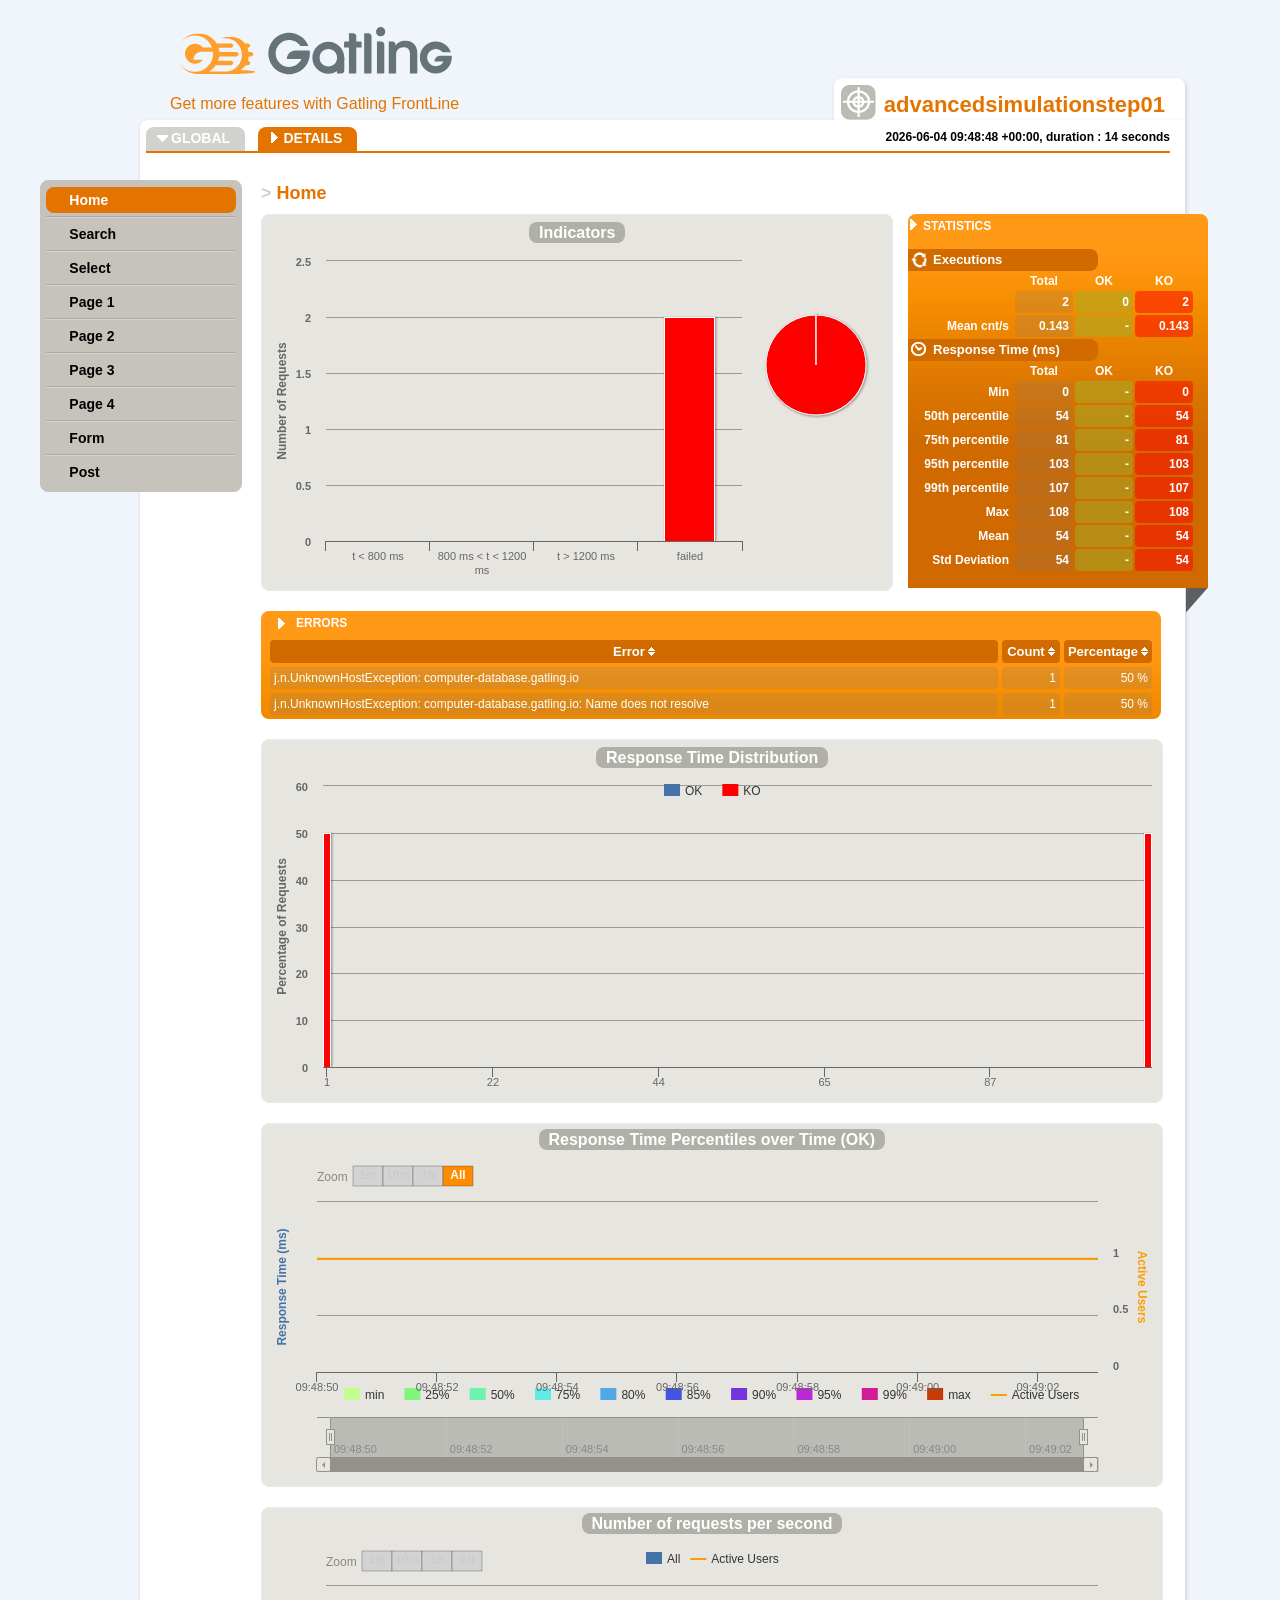
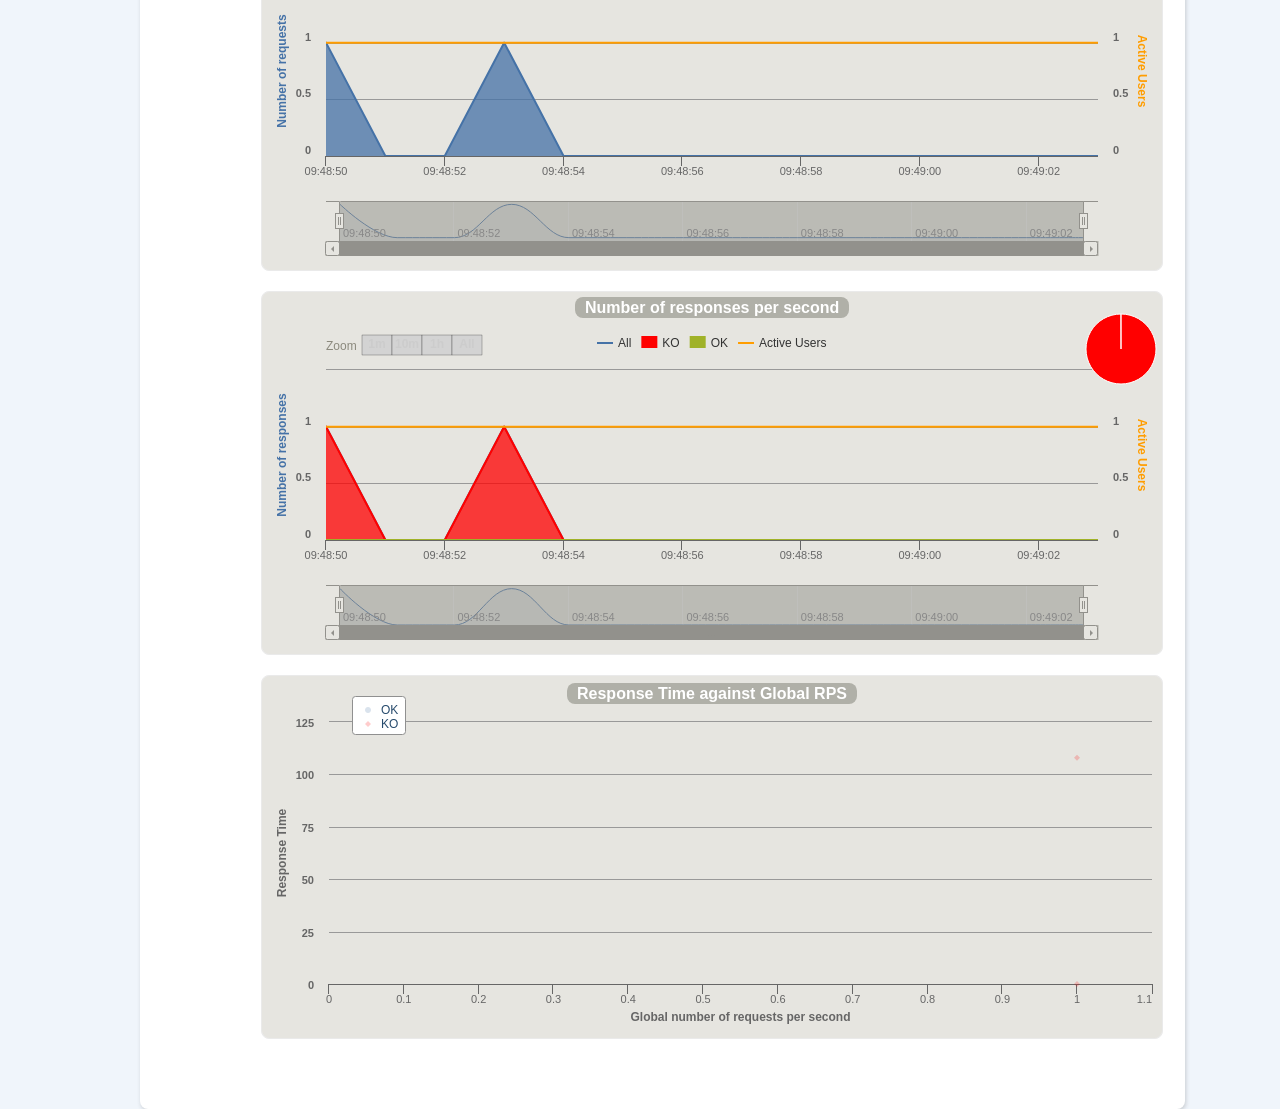
<file: gatling-results/advancedsimulationstep01-20260604094848128/req_home-8cf04.html>
<!DOCTYPE html>
<html>
<head>
<meta charset="UTF-8">
<link rel="shortcut icon" type="image/x-icon" href="style/favicon.ico"/>
<link href="style/style.css" rel="stylesheet" type="text/css" />
<link href="style/bootstrap.min.css" rel="stylesheet" type="text/css" />
<script type="text/javascript" src="js/jquery.min.js"></script>
<script type="text/javascript" src="js/bootstrap.min.js"></script>
<script type="text/javascript" src="js/gatling.js"></script>
<script type="text/javascript" src="js/moment.min.js"></script>
<script type="text/javascript" src="js/menu.js"></script>
<script type="text/javascript" src="js/all_sessions.js"></script>
<script type="text/javascript" src="js/stats.js"></script>
<script type="text/javascript" src="js/highstock.js"></script>
<script type="text/javascript" src="js/highcharts-more.js"></script>
<script type="text/javascript" src="js/theme.js"></script>
<script type="text/javascript" src="js/unpack.js"></script>
<title>Gatling Stats - Home</title>
</head>
<body>
<div class="frise"></div>
<div class="container details">
    <div class="head">
        <a class="logo" href="https://gatling.io" target="blank_" title="Gatling Home Page"><img alt="Gatling" src="style/logo.svg"/></a>
        <div class="frontline"><a href="https://gatling.io/gatling-frontline/?report" target="_blank">Get more features with Gatling FrontLine</a></div>
    </div>
    <div class="main">
        <div class="cadre">
                <div class="onglet">
                    <img src="style/cible.png" />
                    <p><span>advancedsimulationstep01</span></p>
                </div>
                <div class="content">
                    <div class="sous-menu">
                        <div class="item "><a href="index.html">GLOBAL</a></div>
                        <div class="item ouvert"><a id="details_link" href="#">DETAILS</a></div>
                        <script type="text/javascript">
                          var timestamp = 1780566528128;
                          var runStartHumanDate = moment(timestamp).format("YYYY-MM-DD HH:mm:ss Z");
                          document.writeln("<p class='sim_desc' title='"+ runStartHumanDate +", duration : 14 seconds' data-content=''>");
                          document.writeln("<b>" + runStartHumanDate + ", duration : 14 seconds </b>");
                          document.writeln("</p>");
                        </script>
                    </div>
                    <div class="content-in">
                        <h1><span>> </span>Home</h1>
                        <div class="article">
                            
                        <div class="infos">
                            <div class="infos-in">
	                        <div class="infos-title">STATISTICS</div>
                                <div class="repli"></div>                               
                                <div class="info">
                                    <h2 class="first">Executions</h2>
                                    <table>
                                        <thead>
                                            <tr><th></th><th>Total</th><th>OK</th><th>KO</th></tr>
                                        </thead>
                                        <tbody>
                                            <tr>
                                                <td class="title"></td>
                                                <td id="numberOfRequests" class="total"></td>
                                                <td id="numberOfRequestsOK" class="ok"></td>
                                                <td id="numberOfRequestsKO" class="ko"></td>
                                            </tr>
                                            <tr>
                                                <td class="title">Mean cnt/s</td>
                                                <td id="meanNumberOfRequestsPerSecond" class="total"></td>
                                                <td id="meanNumberOfRequestsPerSecondOK" class="ok"></td>
                                                <td id="meanNumberOfRequestsPerSecondKO" class="ko"></td>
                                            </tr>
                                        </tbody>
                                    </table>
                                    <h2 class="second">Response Time (ms)</h2>
                                    <table>
                                        <thead>
                                            <tr>
                                                <th></th>
                                                <th>Total</th>
                                                <th>OK</th>
                                                <th>KO</th>
                                            </tr>
                                        </thead>
                                        <tbody>
                                            <tr>
                                                <td class="title">Min</td>
                                                <td id="minResponseTime" class="total"></td>
                                                <td id="minResponseTimeOK" class="ok"></td>
                                                <td id="minResponseTimeKO" class="ko"></td>
                                            </tr>
                                            <tr>
                                                <td class="title">50th percentile</td>
                                                <td id="percentiles1" class="total"></td>
                                                <td id="percentiles1OK" class="ok"></td>
                                                <td id="percentiles1KO" class="ko"></td>
                                            </tr>
                                            <tr>
                                                <td class="title">75th percentile</td>
                                                <td id="percentiles2" class="total"></td>
                                                <td id="percentiles2OK" class="ok"></td>
                                                <td id="percentiles2KO" class="ko"></td>
                                            </tr>
                                            <tr>
                                                <td class="title">95th percentile</td>
                                                <td id="percentiles3" class="total"></td>
                                                <td id="percentiles3OK" class="ok"></td>
                                                <td id="percentiles3KO" class="ko"></td>
                                            </tr>
                                            <tr>
                                                <td class="title">99th percentile</td>
                                                <td id="percentiles4" class="total"></td>
                                                <td id="percentiles4OK" class="ok"></td>
                                                <td id="percentiles4KO" class="ko"></td>
                                            </tr>
                                            <tr>
                                                <td class="title">Max</td>
                                                <td id="maxResponseTime" class="total"></td>
                                                <td id="maxResponseTimeOK" class="ok"></td>
                                                <td id="maxResponseTimeKO" class="ko"></td>
                                            </tr>
                                            <tr>
                                                <td class="title">Mean</td>
                                                <td id="meanResponseTime" class="total"></td>
                                                <td id="meanResponseTimeOK" class="ok"></td>
                                                <td id="meanResponseTimeKO" class="ko"></td>
                                            </tr>
                                            <tr>
                                                <td class="title">Std Deviation</td>
                                                <td id="standardDeviation" class="total"></td>
                                                <td id="standardDeviationOK" class="ok"></td>
                                                <td id="standardDeviationKO" class="ko"></td>
                                            </tr>
                                        </tbody>
                                    </table>
                                </div>
                            </div>
                        </div>

            <div class="schema demi">
              <div id="container_indicators" class="demi"></div>
            </div>
<div class="statistics extensible-geant collapsed">
    <div class="title">
        <div class="title_collapsed" style="cursor: auto;">ERRORS</div>
    </div>
    <table id="container_errors" class="statistics-in extensible-geant">
        <thead>
            <tr>
                <th id="error-col-1" class="header sortable"><span>Error</span></th>
                <th id="error-col-2" class="header sortable"><span>Count</span></th>
                <th id="error-col-3" class="header sortable"><span>Percentage</span></th>
            </tr>
        </thead>
		<tbody>
		    
		    <tr>
		    	<td class="error-col-1 total">j.n.UnknownHostException: computer-database.gatling.io<span class="value" style="display:none">0</span></td>
		    	<td class="value error-col-2 total">1</td>
		    	<td class="value error-col-3 total">50 %</td>
		    </tr>
		    <tr>
		    	<td class="error-col-1 total">j.n.UnknownHostException: computer-database.gatling.io: Name does not resolve<span class="value" style="display:none">1</span></td>
		    	<td class="value error-col-2 total">1</td>
		    	<td class="value error-col-3 total">50 %</td>
		    </tr>
		</tbody>
    </table>
</div>

            <div class="schema geant">
              <div id="container_distrib" class="geant"></div>
            </div>

            <div class="schema geant">
              <div id="container" class="geant"></div>
            </div>

            <div class="schema geant">
              <a name="requests"></a>
                <div id="container_requests" class="geant"></div>
            </div>

            <div class="schema geant">
              <a name="responses"></a>
                <div id="container_responses" class="geant"></div>
            </div>

            <div class="schema geant">
              <div id="container_response_time_dispersion" class="geant"></div>
            </div>

                        </div>
                    </div>
                </div>
        </div>
    </div>
    <div class="nav">
        <ul></ul>
    </div>
</div>
<script type="text/javascript">
    var pageStats = stats.contents['req_home-8cf04'].stats;
    $(document).ready(function() {
        $('.sim_desc').popover({trigger:'hover', placement:'bottom'});
        setDetailsLinkUrl();
        setDetailsMenu();
        setActiveMenu();
        fillStats(pageStats);
        
Highcharts.setOptions({
  global: { useUTC: false }
});

var indicatorsChart = new Highcharts.Chart({
  chart: {
    renderTo: 'container_indicators',
    marginRight: 150
  },
  credits: { enabled: false },
  legend: { enabled: false },
  title: { text: 'A title to let highcharts reserve the place for the title set later' },
  xAxis: {
    categories: [
      pageStats.group1.name,
      pageStats.group2.name,
      pageStats.group3.name,
      pageStats.group4.name
    ]
  },
  yAxis: {
    title: { text: 'Number of Requests' }
  },
  tooltip: {
    formatter: function() {
      var s;
      if (this.point.name) { // the pie chart
        s = ''+ this.point.name +': '+ this.y +'% requests';
      } else {
        s = ''+ this.y + ' requests';
      }
      return s;
    }
  },
  plotOptions: {
    series: {
      stacking: 'normal',
      shadow: true
    }
  },
  series: [
    {
      type: 'column',
      data: [{
      	color: '#A0B228',
      	y: pageStats.group1.count
      },
      {
      	color: '#FFDD00',
      	y: pageStats.group2.count
      },
      {
      	color: '#FF9D00',
      	y: pageStats.group3.count
      },
      {
      	color: '#FF0000',
      	y: pageStats.group4.count
      }]
    },
    {
      type: 'pie',
      name: 'Percentages',
      data: [
        {
          name: pageStats.group1.name,
          y: pageStats.group1.percentage,
          color: '#A0B228'
        },
        {
          name: pageStats.group2.name,
          y: pageStats.group2.percentage,
          color: '#FFDD00'
        },
        {
          name: pageStats.group3.name,
          y: pageStats.group3.percentage,
          color: '#FF9D00'
        },
        {
          name: pageStats.group4.name,
          y: pageStats.group4.percentage,
          color: '#FF0000'
        }
      ],
      center: [470, 85],
      size: 100,
      showInLegend: false,
      dataLabels: { enabled: false }
    }
  ]
});

indicatorsChart.setTitle({
  text: '<span class="chart_title">Indicators</span>',
  useHTML: true
});

	    $('#container_errors').sortable('#container_errors');
    
var responseTimeDistributionChart = new Highcharts.Chart({
  chart: {
    renderTo: 'container_distrib',
    type: 'column'
  },
  credits: {
    enabled: false
  },
  legend: {
    enabled: true,
    floating: true,
    y: -285,
    borderWidth: 0,
    itemStyle: {
      fontWeight: "normal"
    }
  },
  title: {
    text: 'A title to let highcharts reserve the place for the title set later'
  },
  xAxis: {
    categories: ['1', '2', '3', '4', '5', '6', '7', '8', '9', '10', '11', '12', '14', '15', '16', '17', '18', '19', '20', '21', '22', '23', '24', '25', '26', '28', '29', '30', '31', '32', '33', '34', '35', '36', '37', '38', '39', '41', '42', '43', '44', '45', '46', '47', '48', '49', '50', '51', '52', '53', '55', '56', '57', '58', '59', '60', '61', '62', '63', '64', '65', '66', '68', '69', '70', '71', '72', '73', '74', '75', '76', '77', '78', '79', '80', '82', '83', '84', '85', '86', '87', '88', '89', '90', '91', '92', '93', '95', '96', '97', '98', '99', '100', '101', '102', '103', '104', '105', '106', '107'],
    tickInterval: 20
  },
  yAxis: {
    min: 0,
    title: {
      text: 'Percentage of Requests'
    }
  },
  tooltip: {
    formatter: function() {
      return '<b>'+ this.x +' ms</b><br/>'+
      this.series.name +': '+ this.y +' %<br/>'+
      'Total: '+ this.point.stackTotal + ' %';
    }
  },
  plotOptions: {
    series: {
      groupPadding: 0,
      stacking: 'normal',
      shadow: true
    }
  },
  series: [
  	{
type: 'column',
color: '#4572A7',
name: 'OK',
data: [
  0.0,0.0,0.0,0.0,0.0,0.0,0.0,0.0,0.0,0.0,0.0,0.0,0.0,0.0,0.0,0.0,0.0,0.0,0.0,0.0,0.0,0.0,0.0,0.0,0.0,0.0,0.0,0.0,0.0,0.0,0.0,0.0,0.0,0.0,0.0,0.0,0.0,0.0,0.0,0.0,0.0,0.0,0.0,0.0,0.0,0.0,0.0,0.0,0.0,0.0,0.0,0.0,0.0,0.0,0.0,0.0,0.0,0.0,0.0,0.0,0.0,0.0,0.0,0.0,0.0,0.0,0.0,0.0,0.0,0.0,0.0,0.0,0.0,0.0,0.0,0.0,0.0,0.0,0.0,0.0,0.0,0.0,0.0,0.0,0.0,0.0,0.0,0.0,0.0,0.0,0.0,0.0,0.0,0.0,0.0,0.0,0.0,0.0,0.0,0.0
],
tooltip: { yDecimals: 0, ySuffix: 'ms' }
},
  	{
type: 'column',
color: '#FF0000',
name: 'KO',
data: [
  50.0,0.0,0.0,0.0,0.0,0.0,0.0,0.0,0.0,0.0,0.0,0.0,0.0,0.0,0.0,0.0,0.0,0.0,0.0,0.0,0.0,0.0,0.0,0.0,0.0,0.0,0.0,0.0,0.0,0.0,0.0,0.0,0.0,0.0,0.0,0.0,0.0,0.0,0.0,0.0,0.0,0.0,0.0,0.0,0.0,0.0,0.0,0.0,0.0,0.0,0.0,0.0,0.0,0.0,0.0,0.0,0.0,0.0,0.0,0.0,0.0,0.0,0.0,0.0,0.0,0.0,0.0,0.0,0.0,0.0,0.0,0.0,0.0,0.0,0.0,0.0,0.0,0.0,0.0,0.0,0.0,0.0,0.0,0.0,0.0,0.0,0.0,0.0,0.0,0.0,0.0,0.0,0.0,0.0,0.0,0.0,0.0,0.0,0.0,50.0
],
tooltip: { yDecimals: 0, ySuffix: 'ms' }
}
  ]
});

responseTimeDistributionChart.setTitle({
  text: '<span class="chart_title">Response Time Distribution</span>',
  useHTML: true
});

var responseTimePercentiles = unpack([[1780566530,null],[1780566531,null],[1780566532,null],[1780566533,null],[1780566534,null],[1780566535,null],[1780566536,null],[1780566537,null],[1780566538,null],[1780566539,null],[1780566540,null],[1780566541,null],[1780566542,null],[1780566543,null]]);

var responseTimeChart = new Highcharts.StockChart({
  chart: {
    renderTo: 'container',
    zoomType: 'x'
  },
  colors: ['#C4FD90', '#7FF77F', '#6FF2AD', '#60ECE5', '#51A8E7', '#4353E2', '#7335DC', '#BC28D7', '#D11C97', '#C73905', 'Orange'],
  credits: { enabled: false },
  legend: {
    enabled: true,
    floating: true,
    y: -65,
    borderWidth: 0,
    itemStyle: { fontWeight: "normal" }
  },
  title: { text: 'A title to let highcharts reserve the place for the title set later' },
  navigator: { baseSeries: 9 },
  rangeSelector: {
    rangeSelector: { align: "left" },
    buttonSpacing: 0,
    buttonTheme: {
      fill: 'LightGrey',
      padding: 1,
      stroke: 'Black',
      'stroke-width': 0.25,
      style: {
        color: 'Black',
        fontWeight: 'bold',
      },
      states: {
        stroke: 'Black',
        'stroke-width': 0.25,
        hover: {
          fill: 'DarkGrey',
          style: { color: 'black' }
        },
        select: {
          fill: 'DarkOrange',
          style: { color: 'white' }
        }
      }
    },
    buttons : [
      {
        type : 'minute',
        count : 1,
        text : '1m'
      }, {
        type : 'minute',
        count : 10,
        text : '10m'
      }, {
        type : 'hour',
        count : 1,
        text : '1h'
      }, {
        type : 'all',
        count : 1,
        text : 'All'
      }
    ],
    selected : 3,
    inputEnabled : false
  },
  xAxis: {
    type: 'datetime',
    ordinal: false,
    maxZoom: 10000 // three days
  },
  yAxis:[
    {
      min: 0,
      title: {
        text: 'Response Time (ms)',
        style: { color: '#4572A7' }
      },
      opposite: false
    }, {
      min: 0,
      title: {
        text: 'Active Users',
        style: { color: '#FF9D00' }
      },
      opposite: true
    }
  ],
  plotOptions: {
    arearange: { lineWidth: 1 },
    series: {
      dataGrouping: { enabled: false }
    }
  },
  series: [
  
    
         {
pointInterval: 1000,
name: 'min',
data: responseTimePercentiles[0],
tooltip: { yDecimals: 0, ySuffix: 'ms' },
type : 'area',
yAxis: 0,
zIndex: 10
},
         {
pointInterval: 1000,
name: '25%',
data: responseTimePercentiles[1],
tooltip: { yDecimals: 0, ySuffix: 'ms' },
type : 'area',
yAxis: 0,
zIndex: 9
},
         {
pointInterval: 1000,
name: '50%',
data: responseTimePercentiles[2],
tooltip: { yDecimals: 0, ySuffix: 'ms' },
type : 'area',
yAxis: 0,
zIndex: 8
},
         {
pointInterval: 1000,
name: '75%',
data: responseTimePercentiles[3],
tooltip: { yDecimals: 0, ySuffix: 'ms' },
type : 'area',
yAxis: 0,
zIndex: 7
},
         {
pointInterval: 1000,
name: '80%',
data: responseTimePercentiles[4],
tooltip: { yDecimals: 0, ySuffix: 'ms' },
type : 'area',
yAxis: 0,
zIndex: 6
},
         {
pointInterval: 1000,
name: '85%',
data: responseTimePercentiles[5],
tooltip: { yDecimals: 0, ySuffix: 'ms' },
type : 'area',
yAxis: 0,
zIndex: 5
},
         {
pointInterval: 1000,
name: '90%',
data: responseTimePercentiles[6],
tooltip: { yDecimals: 0, ySuffix: 'ms' },
type : 'area',
yAxis: 0,
zIndex: 4
},
         {
pointInterval: 1000,
name: '95%',
data: responseTimePercentiles[7],
tooltip: { yDecimals: 0, ySuffix: 'ms' },
type : 'area',
yAxis: 0,
zIndex: 3
},
         {
pointInterval: 1000,
name: '99%',
data: responseTimePercentiles[8],
tooltip: { yDecimals: 0, ySuffix: 'ms' },
type : 'area',
yAxis: 0,
zIndex: 2
},
         {
pointInterval: 1000,
name: 'max',
data: responseTimePercentiles[9],
tooltip: { yDecimals: 0, ySuffix: 'ms' },
type : 'area',
yAxis: 0,
zIndex: 1
},
  allUsersData
  ]
});

responseTimeChart.setTitle({
  text: '<span class="chart_title chart_title_">Response Time Percentiles over Time (OK)</span>',
  useHTML: true
});

var container_requests = unpack([[1780566530,[1,1, 0]],[1780566531,[0,0, 0]],[1780566532,[0,0, 0]],[1780566533,[1,1, 0]],[1780566534,[0,0, 0]],[1780566535,[0,0, 0]],[1780566536,[0,0, 0]],[1780566537,[0,0, 0]],[1780566538,[0,0, 0]],[1780566539,[0,0, 0]],[1780566540,[0,0, 0]],[1780566541,[0,0, 0]],[1780566542,[0,0, 0]],[1780566543,[0,0, 0]]]);

var requestsChart = new Highcharts.StockChart({
  chart: {
    renderTo: 'container_requests',
    zoomType: 'x'
  },
  credits: { enabled: false },
  legend: {
    enabled: true,
    floating: true,
    itemDistance: 10,
    y: -285,
    borderWidth: 0,
    itemStyle: { fontWeight: "normal" }
  },
  title: { text: 'A title to let highcharts reserve the place for the title set later' },
  rangeSelector: {
    buttonSpacing: 0,
    buttonTheme: {
      fill: 'LightGrey',
      padding: 1,
      stroke: 'Black',
      'stroke-width': 0.25,
      style: {
        color: 'Black',
        fontWeight: 'bold',
      },
      states: {
        stroke: 'Black',
        'stroke-width': 0.25,
        hover: {
          fill: 'DarkGrey',
          style: { color: 'black' }
         },
         select: {
          fill: 'DarkOrange',
          style: { color: 'white' }
        }
      }
    },
    buttons : [
      {
        type : 'minute',
        count : 1,
        text : '1m'
      }, {
        type : 'minute',
        count : 10,
        text : '10m'
      }, {
        type : 'hour',
        count : 1,
        text : '1h'
      }, {
        type : 'all',
        count : 1,
        text : 'All'
      }
    ],
    selected : 3,
    inputEnabled : false
  },
  plotOptions: {
    series: {
      dataGrouping: { enabled: false }
    },
    area: {
      stacking: 'normal'
    }
  },
  xAxis: {
    type: 'datetime',
    ordinal: false,
    maxZoom: 10000 // three days
  },
  yAxis:[
    {
      min: 0,
      title: {
        text: 'Number of requests',
        style: { color: '#4572A7' }
      },
      opposite: false
    }, {
      min: 0,
      title: {
        text: 'Active Users',
        style: { color: '#FF9D00' }
      },
      opposite: true
    }
  ],
  series: [
    {
color: '#4572A7',
name: 'All',
data: container_requests[0],
tooltip: { yDecimals: 0, ySuffix: '', valueDecimals: 0 }
,type: 'area'},
    allUsersData
  ]
});

requestsChart.setTitle({
  text: '<span class="chart_title">Number of requests per second</span>',
  useHTML: true
});

var container_responses = unpack([[1780566530,[1,1, 0]],[1780566531,[0,0, 0]],[1780566532,[0,0, 0]],[1780566533,[1,1, 0]],[1780566534,[0,0, 0]],[1780566535,[0,0, 0]],[1780566536,[0,0, 0]],[1780566537,[0,0, 0]],[1780566538,[0,0, 0]],[1780566539,[0,0, 0]],[1780566540,[0,0, 0]],[1780566541,[0,0, 0]],[1780566542,[0,0, 0]],[1780566543,[0,0, 0]]]);

var requestsChart = new Highcharts.StockChart({
  chart: {
    renderTo: 'container_responses',
    zoomType: 'x'
  },
  credits: { enabled: false },
  legend: {
    enabled: true,
    floating: true,
    itemDistance: 10,
    y: -285,
    borderWidth: 0,
    itemStyle: { fontWeight: "normal" }
  },
  title: { text: 'A title to let highcharts reserve the place for the title set later' },
  rangeSelector: {
    buttonSpacing: 0,
    buttonTheme: {
      fill: 'LightGrey',
      padding: 1,
      stroke: 'Black',
      'stroke-width': 0.25,
      style: {
        color: 'Black',
        fontWeight: 'bold',
      },
      states: {
        stroke: 'Black',
        'stroke-width': 0.25,
        hover: {
          fill: 'DarkGrey',
          style: { color: 'black' }
         },
         select: {
          fill: 'DarkOrange',
          style: { color: 'white' }
        }
      }
    },
    buttons : [
      {
        type : 'minute',
        count : 1,
        text : '1m'
      }, {
        type : 'minute',
        count : 10,
        text : '10m'
      }, {
        type : 'hour',
        count : 1,
        text : '1h'
      }, {
        type : 'all',
        count : 1,
        text : 'All'
      }
    ],
    selected : 3,
    inputEnabled : false
  },
  plotOptions: {
    series: {
      dataGrouping: { enabled: false }
    },
    area: {
      stacking: 'normal'
    }
  },
  xAxis: {
    type: 'datetime',
    ordinal: false,
    maxZoom: 10000 // three days
  },
  yAxis:[
    {
      min: 0,
      title: {
        text: 'Number of responses',
        style: { color: '#4572A7' }
      },
      opposite: false
    }, {
      min: 0,
      title: {
        text: 'Active Users',
        style: { color: '#FF9D00' }
      },
      opposite: true
    }
  ],
  series: [
    {
color: '#4572A7',
name: 'All',
data: container_responses[0],
tooltip: { yDecimals: 0, ySuffix: '', valueDecimals: 0 }
},
{
color: '#FF0000',
name: 'KO',
data: container_responses[1],
tooltip: { yDecimals: 0, ySuffix: '', valueDecimals: 0 }
,type: 'area'},
{
color: '#A0B228',
name: 'OK',
data: container_responses[2],
tooltip: { yDecimals: 0, ySuffix: '', valueDecimals: 0 }
,type: 'area'},
    allUsersData,
{
  
type: 'pie',
name: 'Distribution',
data: [
  {name: 'OK', y: 0.0, color: '#A0B228'},{name: 'KO', y: 2.0, color: '#FF0000'}
],
center: [775, -40],
size: 70,
showInLegend: false,
dataLabels: { enabled: false },
dataGrouping: { enabled: false }

}

  ]
});

requestsChart.setTitle({
  text: '<span class="chart_title">Number of responses per second</span>',
  useHTML: true
});

var scatterChart = new Highcharts.Chart({
  chart: {
    renderTo: 'container_response_time_dispersion', 
    defaultSeriesType: 'scatter',
    zoomType: 'xy'
  },
  credits: { enabled: false },
  xAxis: {
    title: {
      enabled: true,
      text: 'Global number of requests per second',
      style: { fontWeight: 'bold' }
    },
    startOnTick: true,
    endOnTick: true,
    showLastLabel: true,
    min: 0
  },
  title: { text: 'A title to let highcharts reserve the place for the title set later' },
  yAxis: {
    min: 0,
    title: { text: 'Response Time' }
  },
  tooltip: {
    formatter: function() {
         return ''+ this.y +' ms at ' + this.x + ' allreq/s';
    }
  },
  legend: {
    layout: 'vertical',
    align: 'left',
    verticalAlign: 'top',
    x: 80,
    y: 10,
    floating: true,
    backgroundColor: '#FFFFFF',
    borderWidth: 1,
    borderRadius: 3,
    itemStyle: {
      fontWeight: "normal",
      color: "#274B6D"
    }
  },
  plotOptions: {
    scatter: {
      marker: {
        radius: 3,
        states: {
          hover: {
            enabled: true,
            lineColor: 'rgb(100,100,100)'
          }
        }
      },
      states: {
        hover: {
          marker: { enabled: false }
        }
      }
    }
  },
  series: [
	  {
type: 'scatter',
color: 'rgba(69, 114, 167, .2)',
name: 'OK',
data: [
[]
]},
	  {
type: 'scatter',
color: 'rgba(255, 0, 0, .2)',
name: 'KO',
data: [
[1,108],[1,0]
]}
	]
});

scatterChart.setTitle({
  text: '<span class="chart_title">Response Time against Global RPS</span>',
  useHTML: true
});

    });
</script>
</body>
</html>
</file>
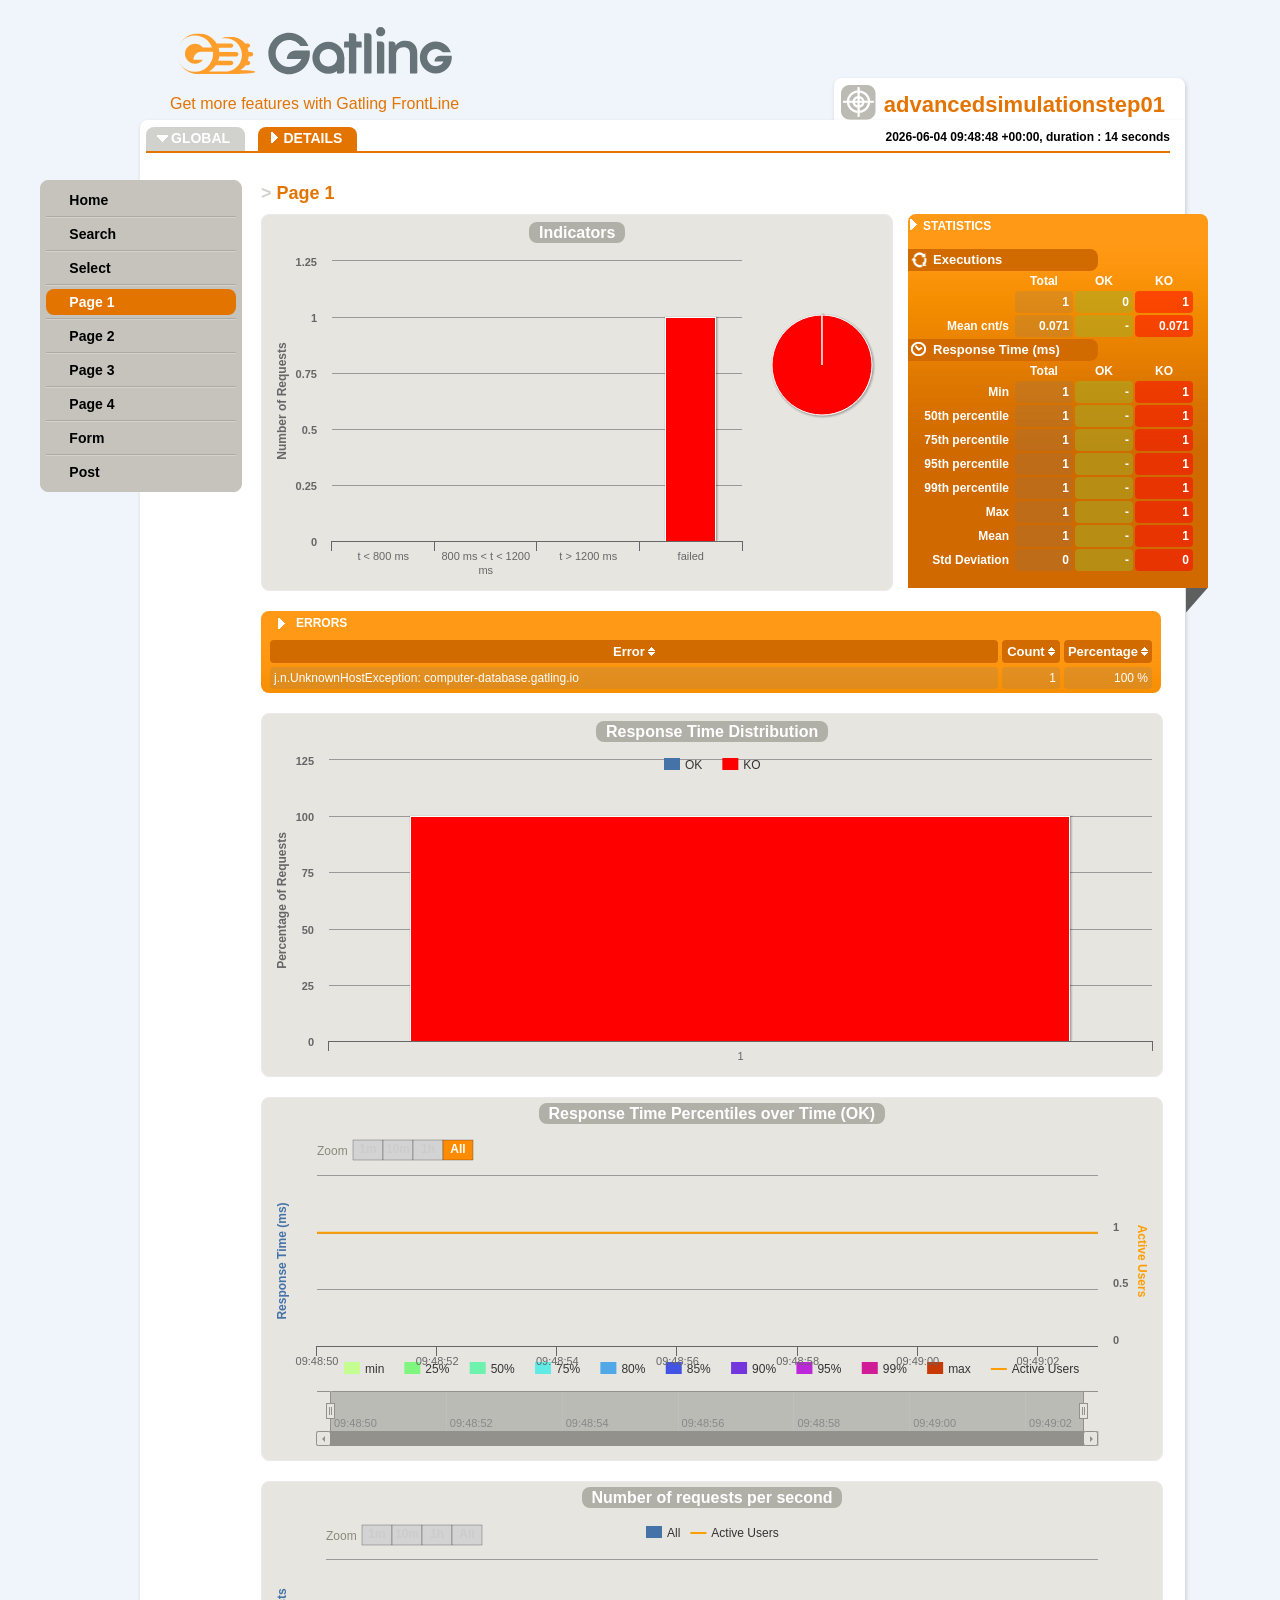
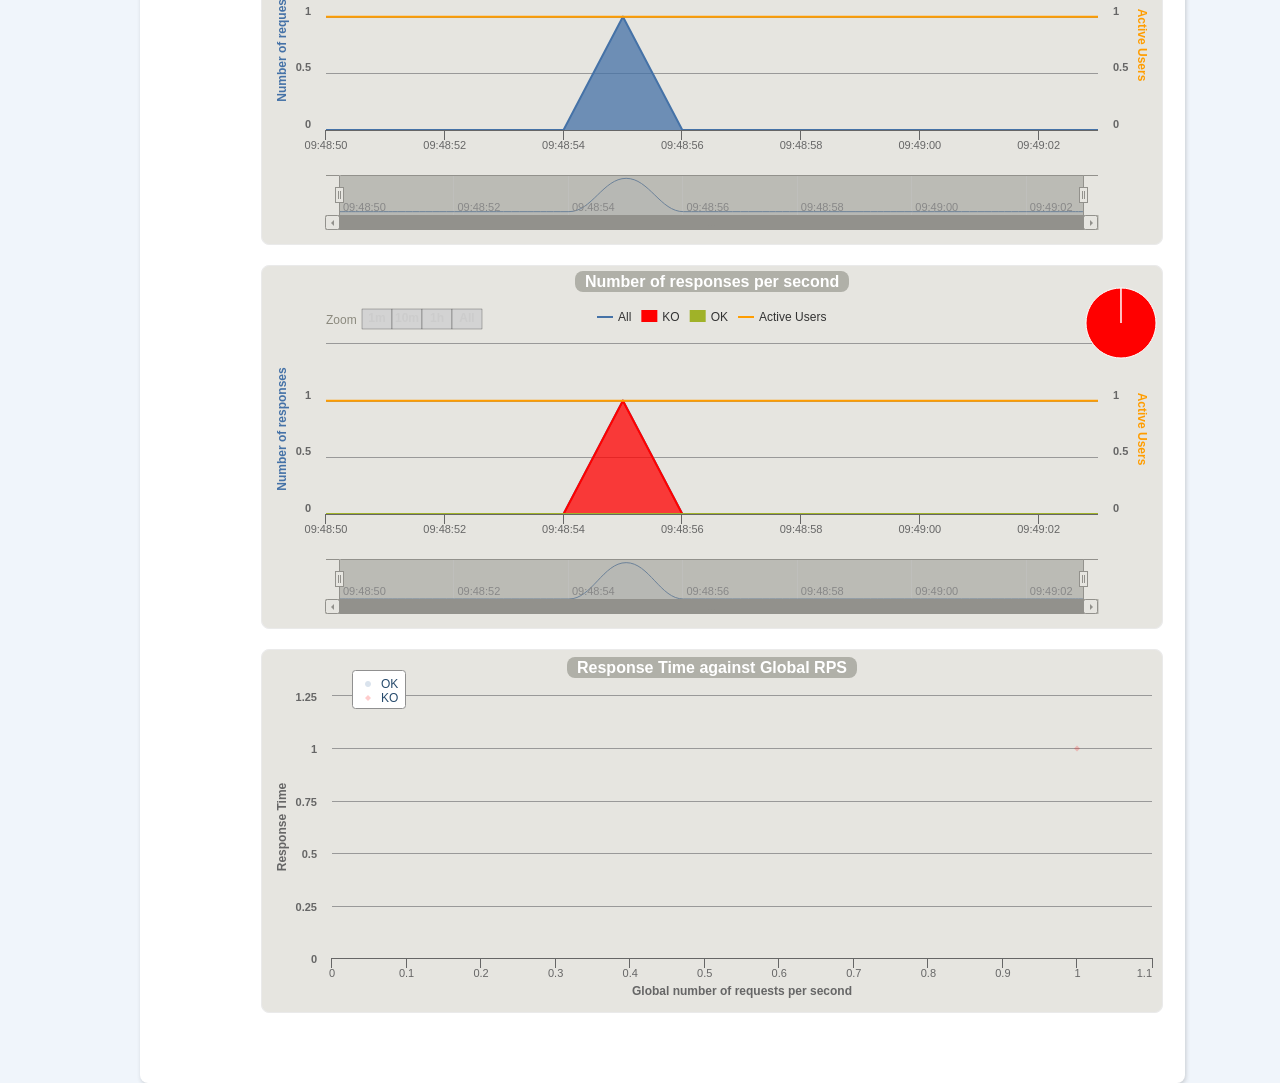
<file: gatling-results/advancedsimulationstep01-20260604094848128/req_page-1-dffde.html>
<!DOCTYPE html>
<html>
<head>
<meta charset="UTF-8">
<link rel="shortcut icon" type="image/x-icon" href="style/favicon.ico"/>
<link href="style/style.css" rel="stylesheet" type="text/css" />
<link href="style/bootstrap.min.css" rel="stylesheet" type="text/css" />
<script type="text/javascript" src="js/jquery.min.js"></script>
<script type="text/javascript" src="js/bootstrap.min.js"></script>
<script type="text/javascript" src="js/gatling.js"></script>
<script type="text/javascript" src="js/moment.min.js"></script>
<script type="text/javascript" src="js/menu.js"></script>
<script type="text/javascript" src="js/all_sessions.js"></script>
<script type="text/javascript" src="js/stats.js"></script>
<script type="text/javascript" src="js/highstock.js"></script>
<script type="text/javascript" src="js/highcharts-more.js"></script>
<script type="text/javascript" src="js/theme.js"></script>
<script type="text/javascript" src="js/unpack.js"></script>
<title>Gatling Stats - Page 1</title>
</head>
<body>
<div class="frise"></div>
<div class="container details">
    <div class="head">
        <a class="logo" href="https://gatling.io" target="blank_" title="Gatling Home Page"><img alt="Gatling" src="style/logo.svg"/></a>
        <div class="frontline"><a href="https://gatling.io/gatling-frontline/?report" target="_blank">Get more features with Gatling FrontLine</a></div>
    </div>
    <div class="main">
        <div class="cadre">
                <div class="onglet">
                    <img src="style/cible.png" />
                    <p><span>advancedsimulationstep01</span></p>
                </div>
                <div class="content">
                    <div class="sous-menu">
                        <div class="item "><a href="index.html">GLOBAL</a></div>
                        <div class="item ouvert"><a id="details_link" href="#">DETAILS</a></div>
                        <script type="text/javascript">
                          var timestamp = 1780566528128;
                          var runStartHumanDate = moment(timestamp).format("YYYY-MM-DD HH:mm:ss Z");
                          document.writeln("<p class='sim_desc' title='"+ runStartHumanDate +", duration : 14 seconds' data-content=''>");
                          document.writeln("<b>" + runStartHumanDate + ", duration : 14 seconds </b>");
                          document.writeln("</p>");
                        </script>
                    </div>
                    <div class="content-in">
                        <h1><span>> </span>Page 1</h1>
                        <div class="article">
                            
                        <div class="infos">
                            <div class="infos-in">
	                        <div class="infos-title">STATISTICS</div>
                                <div class="repli"></div>                               
                                <div class="info">
                                    <h2 class="first">Executions</h2>
                                    <table>
                                        <thead>
                                            <tr><th></th><th>Total</th><th>OK</th><th>KO</th></tr>
                                        </thead>
                                        <tbody>
                                            <tr>
                                                <td class="title"></td>
                                                <td id="numberOfRequests" class="total"></td>
                                                <td id="numberOfRequestsOK" class="ok"></td>
                                                <td id="numberOfRequestsKO" class="ko"></td>
                                            </tr>
                                            <tr>
                                                <td class="title">Mean cnt/s</td>
                                                <td id="meanNumberOfRequestsPerSecond" class="total"></td>
                                                <td id="meanNumberOfRequestsPerSecondOK" class="ok"></td>
                                                <td id="meanNumberOfRequestsPerSecondKO" class="ko"></td>
                                            </tr>
                                        </tbody>
                                    </table>
                                    <h2 class="second">Response Time (ms)</h2>
                                    <table>
                                        <thead>
                                            <tr>
                                                <th></th>
                                                <th>Total</th>
                                                <th>OK</th>
                                                <th>KO</th>
                                            </tr>
                                        </thead>
                                        <tbody>
                                            <tr>
                                                <td class="title">Min</td>
                                                <td id="minResponseTime" class="total"></td>
                                                <td id="minResponseTimeOK" class="ok"></td>
                                                <td id="minResponseTimeKO" class="ko"></td>
                                            </tr>
                                            <tr>
                                                <td class="title">50th percentile</td>
                                                <td id="percentiles1" class="total"></td>
                                                <td id="percentiles1OK" class="ok"></td>
                                                <td id="percentiles1KO" class="ko"></td>
                                            </tr>
                                            <tr>
                                                <td class="title">75th percentile</td>
                                                <td id="percentiles2" class="total"></td>
                                                <td id="percentiles2OK" class="ok"></td>
                                                <td id="percentiles2KO" class="ko"></td>
                                            </tr>
                                            <tr>
                                                <td class="title">95th percentile</td>
                                                <td id="percentiles3" class="total"></td>
                                                <td id="percentiles3OK" class="ok"></td>
                                                <td id="percentiles3KO" class="ko"></td>
                                            </tr>
                                            <tr>
                                                <td class="title">99th percentile</td>
                                                <td id="percentiles4" class="total"></td>
                                                <td id="percentiles4OK" class="ok"></td>
                                                <td id="percentiles4KO" class="ko"></td>
                                            </tr>
                                            <tr>
                                                <td class="title">Max</td>
                                                <td id="maxResponseTime" class="total"></td>
                                                <td id="maxResponseTimeOK" class="ok"></td>
                                                <td id="maxResponseTimeKO" class="ko"></td>
                                            </tr>
                                            <tr>
                                                <td class="title">Mean</td>
                                                <td id="meanResponseTime" class="total"></td>
                                                <td id="meanResponseTimeOK" class="ok"></td>
                                                <td id="meanResponseTimeKO" class="ko"></td>
                                            </tr>
                                            <tr>
                                                <td class="title">Std Deviation</td>
                                                <td id="standardDeviation" class="total"></td>
                                                <td id="standardDeviationOK" class="ok"></td>
                                                <td id="standardDeviationKO" class="ko"></td>
                                            </tr>
                                        </tbody>
                                    </table>
                                </div>
                            </div>
                        </div>

            <div class="schema demi">
              <div id="container_indicators" class="demi"></div>
            </div>
<div class="statistics extensible-geant collapsed">
    <div class="title">
        <div class="title_collapsed" style="cursor: auto;">ERRORS</div>
    </div>
    <table id="container_errors" class="statistics-in extensible-geant">
        <thead>
            <tr>
                <th id="error-col-1" class="header sortable"><span>Error</span></th>
                <th id="error-col-2" class="header sortable"><span>Count</span></th>
                <th id="error-col-3" class="header sortable"><span>Percentage</span></th>
            </tr>
        </thead>
		<tbody>
		    
		    <tr>
		    	<td class="error-col-1 total">j.n.UnknownHostException: computer-database.gatling.io<span class="value" style="display:none">0</span></td>
		    	<td class="value error-col-2 total">1</td>
		    	<td class="value error-col-3 total">100 %</td>
		    </tr>
		</tbody>
    </table>
</div>

            <div class="schema geant">
              <div id="container_distrib" class="geant"></div>
            </div>

            <div class="schema geant">
              <div id="container" class="geant"></div>
            </div>

            <div class="schema geant">
              <a name="requests"></a>
                <div id="container_requests" class="geant"></div>
            </div>

            <div class="schema geant">
              <a name="responses"></a>
                <div id="container_responses" class="geant"></div>
            </div>

            <div class="schema geant">
              <div id="container_response_time_dispersion" class="geant"></div>
            </div>

                        </div>
                    </div>
                </div>
        </div>
    </div>
    <div class="nav">
        <ul></ul>
    </div>
</div>
<script type="text/javascript">
    var pageStats = stats.contents['req_page-1-dffde'].stats;
    $(document).ready(function() {
        $('.sim_desc').popover({trigger:'hover', placement:'bottom'});
        setDetailsLinkUrl();
        setDetailsMenu();
        setActiveMenu();
        fillStats(pageStats);
        
Highcharts.setOptions({
  global: { useUTC: false }
});

var indicatorsChart = new Highcharts.Chart({
  chart: {
    renderTo: 'container_indicators',
    marginRight: 150
  },
  credits: { enabled: false },
  legend: { enabled: false },
  title: { text: 'A title to let highcharts reserve the place for the title set later' },
  xAxis: {
    categories: [
      pageStats.group1.name,
      pageStats.group2.name,
      pageStats.group3.name,
      pageStats.group4.name
    ]
  },
  yAxis: {
    title: { text: 'Number of Requests' }
  },
  tooltip: {
    formatter: function() {
      var s;
      if (this.point.name) { // the pie chart
        s = ''+ this.point.name +': '+ this.y +'% requests';
      } else {
        s = ''+ this.y + ' requests';
      }
      return s;
    }
  },
  plotOptions: {
    series: {
      stacking: 'normal',
      shadow: true
    }
  },
  series: [
    {
      type: 'column',
      data: [{
      	color: '#A0B228',
      	y: pageStats.group1.count
      },
      {
      	color: '#FFDD00',
      	y: pageStats.group2.count
      },
      {
      	color: '#FF9D00',
      	y: pageStats.group3.count
      },
      {
      	color: '#FF0000',
      	y: pageStats.group4.count
      }]
    },
    {
      type: 'pie',
      name: 'Percentages',
      data: [
        {
          name: pageStats.group1.name,
          y: pageStats.group1.percentage,
          color: '#A0B228'
        },
        {
          name: pageStats.group2.name,
          y: pageStats.group2.percentage,
          color: '#FFDD00'
        },
        {
          name: pageStats.group3.name,
          y: pageStats.group3.percentage,
          color: '#FF9D00'
        },
        {
          name: pageStats.group4.name,
          y: pageStats.group4.percentage,
          color: '#FF0000'
        }
      ],
      center: [470, 85],
      size: 100,
      showInLegend: false,
      dataLabels: { enabled: false }
    }
  ]
});

indicatorsChart.setTitle({
  text: '<span class="chart_title">Indicators</span>',
  useHTML: true
});

	    $('#container_errors').sortable('#container_errors');
    
var responseTimeDistributionChart = new Highcharts.Chart({
  chart: {
    renderTo: 'container_distrib',
    type: 'column'
  },
  credits: {
    enabled: false
  },
  legend: {
    enabled: true,
    floating: true,
    y: -285,
    borderWidth: 0,
    itemStyle: {
      fontWeight: "normal"
    }
  },
  title: {
    text: 'A title to let highcharts reserve the place for the title set later'
  },
  xAxis: {
    categories: ['1'],
    tickInterval: 20
  },
  yAxis: {
    min: 0,
    title: {
      text: 'Percentage of Requests'
    }
  },
  tooltip: {
    formatter: function() {
      return '<b>'+ this.x +' ms</b><br/>'+
      this.series.name +': '+ this.y +' %<br/>'+
      'Total: '+ this.point.stackTotal + ' %';
    }
  },
  plotOptions: {
    series: {
      groupPadding: 0,
      stacking: 'normal',
      shadow: true
    }
  },
  series: [
  	{
type: 'column',
color: '#4572A7',
name: 'OK',
data: [
  
],
tooltip: { yDecimals: 0, ySuffix: 'ms' }
},
  	{
type: 'column',
color: '#FF0000',
name: 'KO',
data: [
  100.0
],
tooltip: { yDecimals: 0, ySuffix: 'ms' }
}
  ]
});

responseTimeDistributionChart.setTitle({
  text: '<span class="chart_title">Response Time Distribution</span>',
  useHTML: true
});

var responseTimePercentiles = unpack([[1780566530,null],[1780566531,null],[1780566532,null],[1780566533,null],[1780566534,null],[1780566535,null],[1780566536,null],[1780566537,null],[1780566538,null],[1780566539,null],[1780566540,null],[1780566541,null],[1780566542,null],[1780566543,null]]);

var responseTimeChart = new Highcharts.StockChart({
  chart: {
    renderTo: 'container',
    zoomType: 'x'
  },
  colors: ['#C4FD90', '#7FF77F', '#6FF2AD', '#60ECE5', '#51A8E7', '#4353E2', '#7335DC', '#BC28D7', '#D11C97', '#C73905', 'Orange'],
  credits: { enabled: false },
  legend: {
    enabled: true,
    floating: true,
    y: -65,
    borderWidth: 0,
    itemStyle: { fontWeight: "normal" }
  },
  title: { text: 'A title to let highcharts reserve the place for the title set later' },
  navigator: { baseSeries: 9 },
  rangeSelector: {
    rangeSelector: { align: "left" },
    buttonSpacing: 0,
    buttonTheme: {
      fill: 'LightGrey',
      padding: 1,
      stroke: 'Black',
      'stroke-width': 0.25,
      style: {
        color: 'Black',
        fontWeight: 'bold',
      },
      states: {
        stroke: 'Black',
        'stroke-width': 0.25,
        hover: {
          fill: 'DarkGrey',
          style: { color: 'black' }
        },
        select: {
          fill: 'DarkOrange',
          style: { color: 'white' }
        }
      }
    },
    buttons : [
      {
        type : 'minute',
        count : 1,
        text : '1m'
      }, {
        type : 'minute',
        count : 10,
        text : '10m'
      }, {
        type : 'hour',
        count : 1,
        text : '1h'
      }, {
        type : 'all',
        count : 1,
        text : 'All'
      }
    ],
    selected : 3,
    inputEnabled : false
  },
  xAxis: {
    type: 'datetime',
    ordinal: false,
    maxZoom: 10000 // three days
  },
  yAxis:[
    {
      min: 0,
      title: {
        text: 'Response Time (ms)',
        style: { color: '#4572A7' }
      },
      opposite: false
    }, {
      min: 0,
      title: {
        text: 'Active Users',
        style: { color: '#FF9D00' }
      },
      opposite: true
    }
  ],
  plotOptions: {
    arearange: { lineWidth: 1 },
    series: {
      dataGrouping: { enabled: false }
    }
  },
  series: [
  
    
         {
pointInterval: 1000,
name: 'min',
data: responseTimePercentiles[0],
tooltip: { yDecimals: 0, ySuffix: 'ms' },
type : 'area',
yAxis: 0,
zIndex: 10
},
         {
pointInterval: 1000,
name: '25%',
data: responseTimePercentiles[1],
tooltip: { yDecimals: 0, ySuffix: 'ms' },
type : 'area',
yAxis: 0,
zIndex: 9
},
         {
pointInterval: 1000,
name: '50%',
data: responseTimePercentiles[2],
tooltip: { yDecimals: 0, ySuffix: 'ms' },
type : 'area',
yAxis: 0,
zIndex: 8
},
         {
pointInterval: 1000,
name: '75%',
data: responseTimePercentiles[3],
tooltip: { yDecimals: 0, ySuffix: 'ms' },
type : 'area',
yAxis: 0,
zIndex: 7
},
         {
pointInterval: 1000,
name: '80%',
data: responseTimePercentiles[4],
tooltip: { yDecimals: 0, ySuffix: 'ms' },
type : 'area',
yAxis: 0,
zIndex: 6
},
         {
pointInterval: 1000,
name: '85%',
data: responseTimePercentiles[5],
tooltip: { yDecimals: 0, ySuffix: 'ms' },
type : 'area',
yAxis: 0,
zIndex: 5
},
         {
pointInterval: 1000,
name: '90%',
data: responseTimePercentiles[6],
tooltip: { yDecimals: 0, ySuffix: 'ms' },
type : 'area',
yAxis: 0,
zIndex: 4
},
         {
pointInterval: 1000,
name: '95%',
data: responseTimePercentiles[7],
tooltip: { yDecimals: 0, ySuffix: 'ms' },
type : 'area',
yAxis: 0,
zIndex: 3
},
         {
pointInterval: 1000,
name: '99%',
data: responseTimePercentiles[8],
tooltip: { yDecimals: 0, ySuffix: 'ms' },
type : 'area',
yAxis: 0,
zIndex: 2
},
         {
pointInterval: 1000,
name: 'max',
data: responseTimePercentiles[9],
tooltip: { yDecimals: 0, ySuffix: 'ms' },
type : 'area',
yAxis: 0,
zIndex: 1
},
  allUsersData
  ]
});

responseTimeChart.setTitle({
  text: '<span class="chart_title chart_title_">Response Time Percentiles over Time (OK)</span>',
  useHTML: true
});

var container_requests = unpack([[1780566530,[0,0, 0]],[1780566531,[0,0, 0]],[1780566532,[0,0, 0]],[1780566533,[0,0, 0]],[1780566534,[0,0, 0]],[1780566535,[1,1, 0]],[1780566536,[0,0, 0]],[1780566537,[0,0, 0]],[1780566538,[0,0, 0]],[1780566539,[0,0, 0]],[1780566540,[0,0, 0]],[1780566541,[0,0, 0]],[1780566542,[0,0, 0]],[1780566543,[0,0, 0]]]);

var requestsChart = new Highcharts.StockChart({
  chart: {
    renderTo: 'container_requests',
    zoomType: 'x'
  },
  credits: { enabled: false },
  legend: {
    enabled: true,
    floating: true,
    itemDistance: 10,
    y: -285,
    borderWidth: 0,
    itemStyle: { fontWeight: "normal" }
  },
  title: { text: 'A title to let highcharts reserve the place for the title set later' },
  rangeSelector: {
    buttonSpacing: 0,
    buttonTheme: {
      fill: 'LightGrey',
      padding: 1,
      stroke: 'Black',
      'stroke-width': 0.25,
      style: {
        color: 'Black',
        fontWeight: 'bold',
      },
      states: {
        stroke: 'Black',
        'stroke-width': 0.25,
        hover: {
          fill: 'DarkGrey',
          style: { color: 'black' }
         },
         select: {
          fill: 'DarkOrange',
          style: { color: 'white' }
        }
      }
    },
    buttons : [
      {
        type : 'minute',
        count : 1,
        text : '1m'
      }, {
        type : 'minute',
        count : 10,
        text : '10m'
      }, {
        type : 'hour',
        count : 1,
        text : '1h'
      }, {
        type : 'all',
        count : 1,
        text : 'All'
      }
    ],
    selected : 3,
    inputEnabled : false
  },
  plotOptions: {
    series: {
      dataGrouping: { enabled: false }
    },
    area: {
      stacking: 'normal'
    }
  },
  xAxis: {
    type: 'datetime',
    ordinal: false,
    maxZoom: 10000 // three days
  },
  yAxis:[
    {
      min: 0,
      title: {
        text: 'Number of requests',
        style: { color: '#4572A7' }
      },
      opposite: false
    }, {
      min: 0,
      title: {
        text: 'Active Users',
        style: { color: '#FF9D00' }
      },
      opposite: true
    }
  ],
  series: [
    {
color: '#4572A7',
name: 'All',
data: container_requests[0],
tooltip: { yDecimals: 0, ySuffix: '', valueDecimals: 0 }
,type: 'area'},
    allUsersData
  ]
});

requestsChart.setTitle({
  text: '<span class="chart_title">Number of requests per second</span>',
  useHTML: true
});

var container_responses = unpack([[1780566530,[0,0, 0]],[1780566531,[0,0, 0]],[1780566532,[0,0, 0]],[1780566533,[0,0, 0]],[1780566534,[0,0, 0]],[1780566535,[1,1, 0]],[1780566536,[0,0, 0]],[1780566537,[0,0, 0]],[1780566538,[0,0, 0]],[1780566539,[0,0, 0]],[1780566540,[0,0, 0]],[1780566541,[0,0, 0]],[1780566542,[0,0, 0]],[1780566543,[0,0, 0]]]);

var requestsChart = new Highcharts.StockChart({
  chart: {
    renderTo: 'container_responses',
    zoomType: 'x'
  },
  credits: { enabled: false },
  legend: {
    enabled: true,
    floating: true,
    itemDistance: 10,
    y: -285,
    borderWidth: 0,
    itemStyle: { fontWeight: "normal" }
  },
  title: { text: 'A title to let highcharts reserve the place for the title set later' },
  rangeSelector: {
    buttonSpacing: 0,
    buttonTheme: {
      fill: 'LightGrey',
      padding: 1,
      stroke: 'Black',
      'stroke-width': 0.25,
      style: {
        color: 'Black',
        fontWeight: 'bold',
      },
      states: {
        stroke: 'Black',
        'stroke-width': 0.25,
        hover: {
          fill: 'DarkGrey',
          style: { color: 'black' }
         },
         select: {
          fill: 'DarkOrange',
          style: { color: 'white' }
        }
      }
    },
    buttons : [
      {
        type : 'minute',
        count : 1,
        text : '1m'
      }, {
        type : 'minute',
        count : 10,
        text : '10m'
      }, {
        type : 'hour',
        count : 1,
        text : '1h'
      }, {
        type : 'all',
        count : 1,
        text : 'All'
      }
    ],
    selected : 3,
    inputEnabled : false
  },
  plotOptions: {
    series: {
      dataGrouping: { enabled: false }
    },
    area: {
      stacking: 'normal'
    }
  },
  xAxis: {
    type: 'datetime',
    ordinal: false,
    maxZoom: 10000 // three days
  },
  yAxis:[
    {
      min: 0,
      title: {
        text: 'Number of responses',
        style: { color: '#4572A7' }
      },
      opposite: false
    }, {
      min: 0,
      title: {
        text: 'Active Users',
        style: { color: '#FF9D00' }
      },
      opposite: true
    }
  ],
  series: [
    {
color: '#4572A7',
name: 'All',
data: container_responses[0],
tooltip: { yDecimals: 0, ySuffix: '', valueDecimals: 0 }
},
{
color: '#FF0000',
name: 'KO',
data: container_responses[1],
tooltip: { yDecimals: 0, ySuffix: '', valueDecimals: 0 }
,type: 'area'},
{
color: '#A0B228',
name: 'OK',
data: container_responses[2],
tooltip: { yDecimals: 0, ySuffix: '', valueDecimals: 0 }
,type: 'area'},
    allUsersData,
{
  
type: 'pie',
name: 'Distribution',
data: [
  {name: 'OK', y: 0.0, color: '#A0B228'},{name: 'KO', y: 1.0, color: '#FF0000'}
],
center: [775, -40],
size: 70,
showInLegend: false,
dataLabels: { enabled: false },
dataGrouping: { enabled: false }

}

  ]
});

requestsChart.setTitle({
  text: '<span class="chart_title">Number of responses per second</span>',
  useHTML: true
});

var scatterChart = new Highcharts.Chart({
  chart: {
    renderTo: 'container_response_time_dispersion', 
    defaultSeriesType: 'scatter',
    zoomType: 'xy'
  },
  credits: { enabled: false },
  xAxis: {
    title: {
      enabled: true,
      text: 'Global number of requests per second',
      style: { fontWeight: 'bold' }
    },
    startOnTick: true,
    endOnTick: true,
    showLastLabel: true,
    min: 0
  },
  title: { text: 'A title to let highcharts reserve the place for the title set later' },
  yAxis: {
    min: 0,
    title: { text: 'Response Time' }
  },
  tooltip: {
    formatter: function() {
         return ''+ this.y +' ms at ' + this.x + ' allreq/s';
    }
  },
  legend: {
    layout: 'vertical',
    align: 'left',
    verticalAlign: 'top',
    x: 80,
    y: 10,
    floating: true,
    backgroundColor: '#FFFFFF',
    borderWidth: 1,
    borderRadius: 3,
    itemStyle: {
      fontWeight: "normal",
      color: "#274B6D"
    }
  },
  plotOptions: {
    scatter: {
      marker: {
        radius: 3,
        states: {
          hover: {
            enabled: true,
            lineColor: 'rgb(100,100,100)'
          }
        }
      },
      states: {
        hover: {
          marker: { enabled: false }
        }
      }
    }
  },
  series: [
	  {
type: 'scatter',
color: 'rgba(69, 114, 167, .2)',
name: 'OK',
data: [
[]
]},
	  {
type: 'scatter',
color: 'rgba(255, 0, 0, .2)',
name: 'KO',
data: [
[1,1]
]}
	]
});

scatterChart.setTitle({
  text: '<span class="chart_title">Response Time against Global RPS</span>',
  useHTML: true
});

    });
</script>
</body>
</html>
</file>
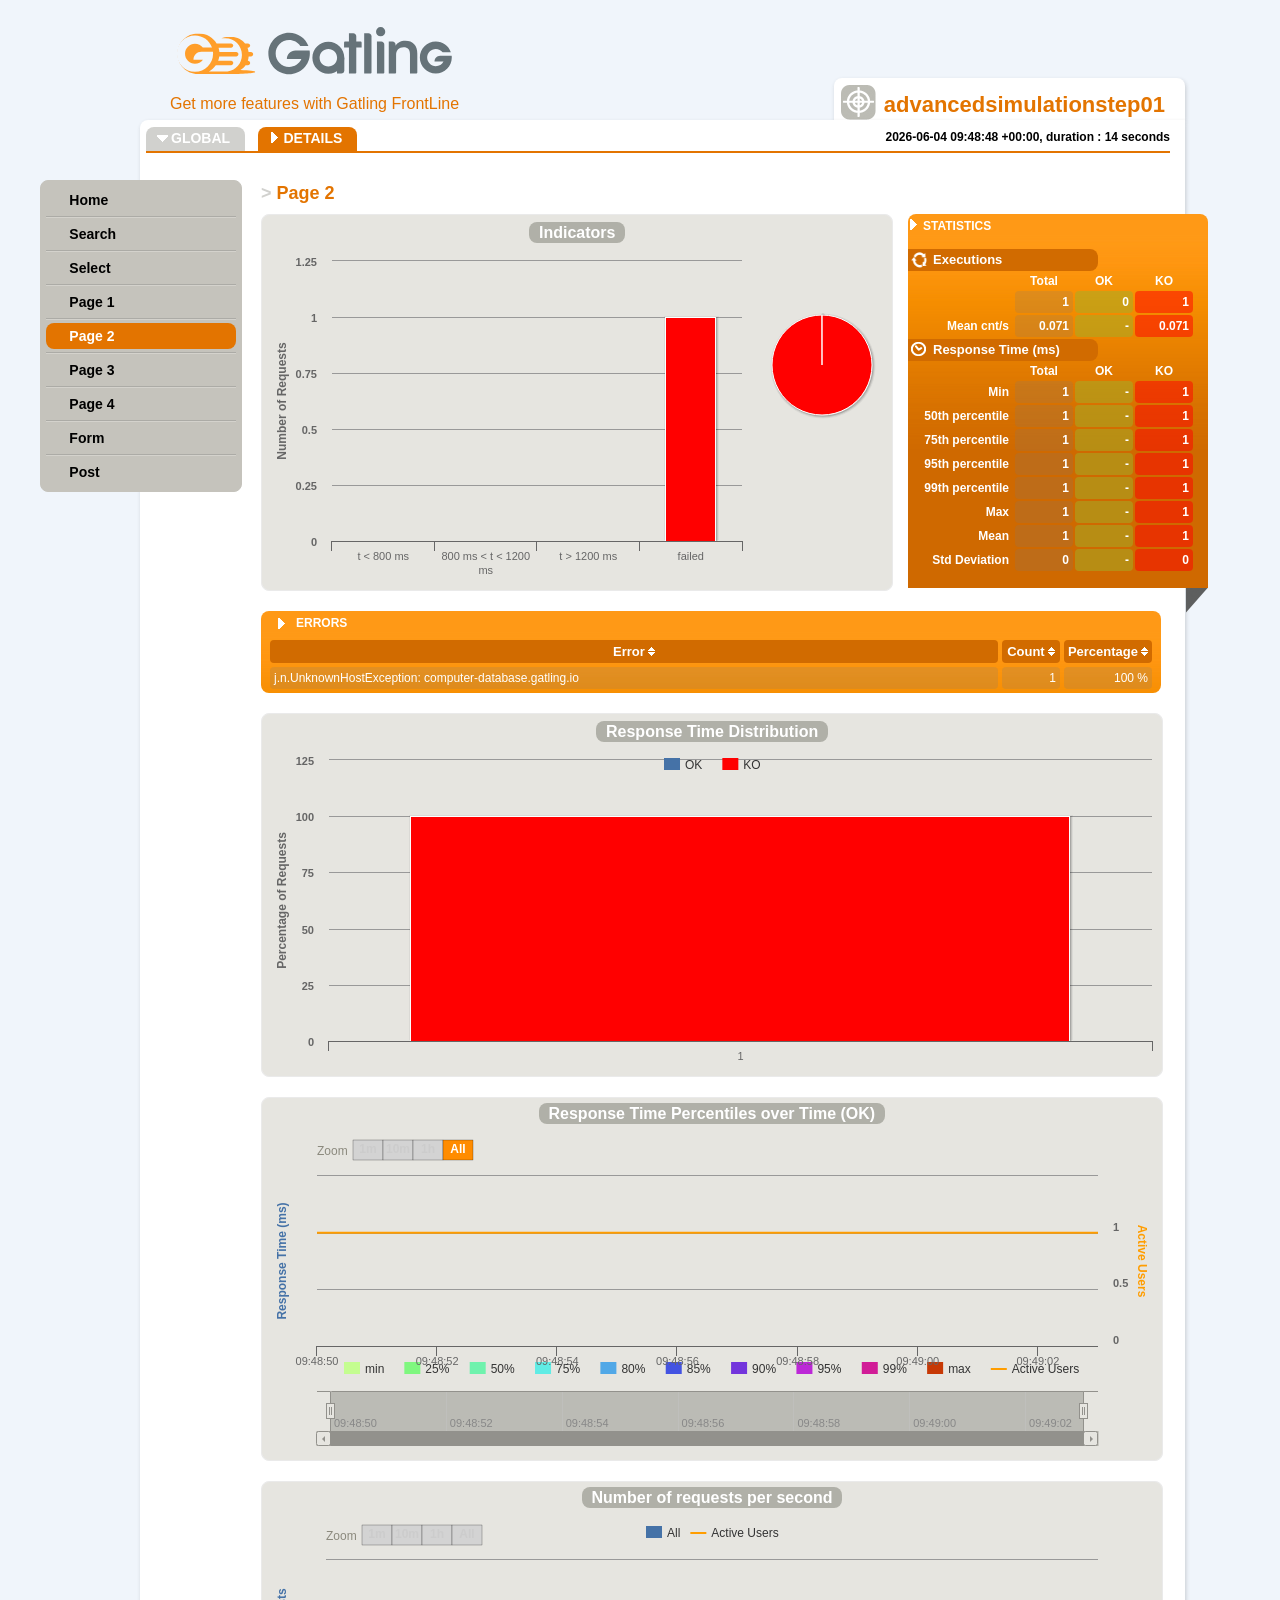
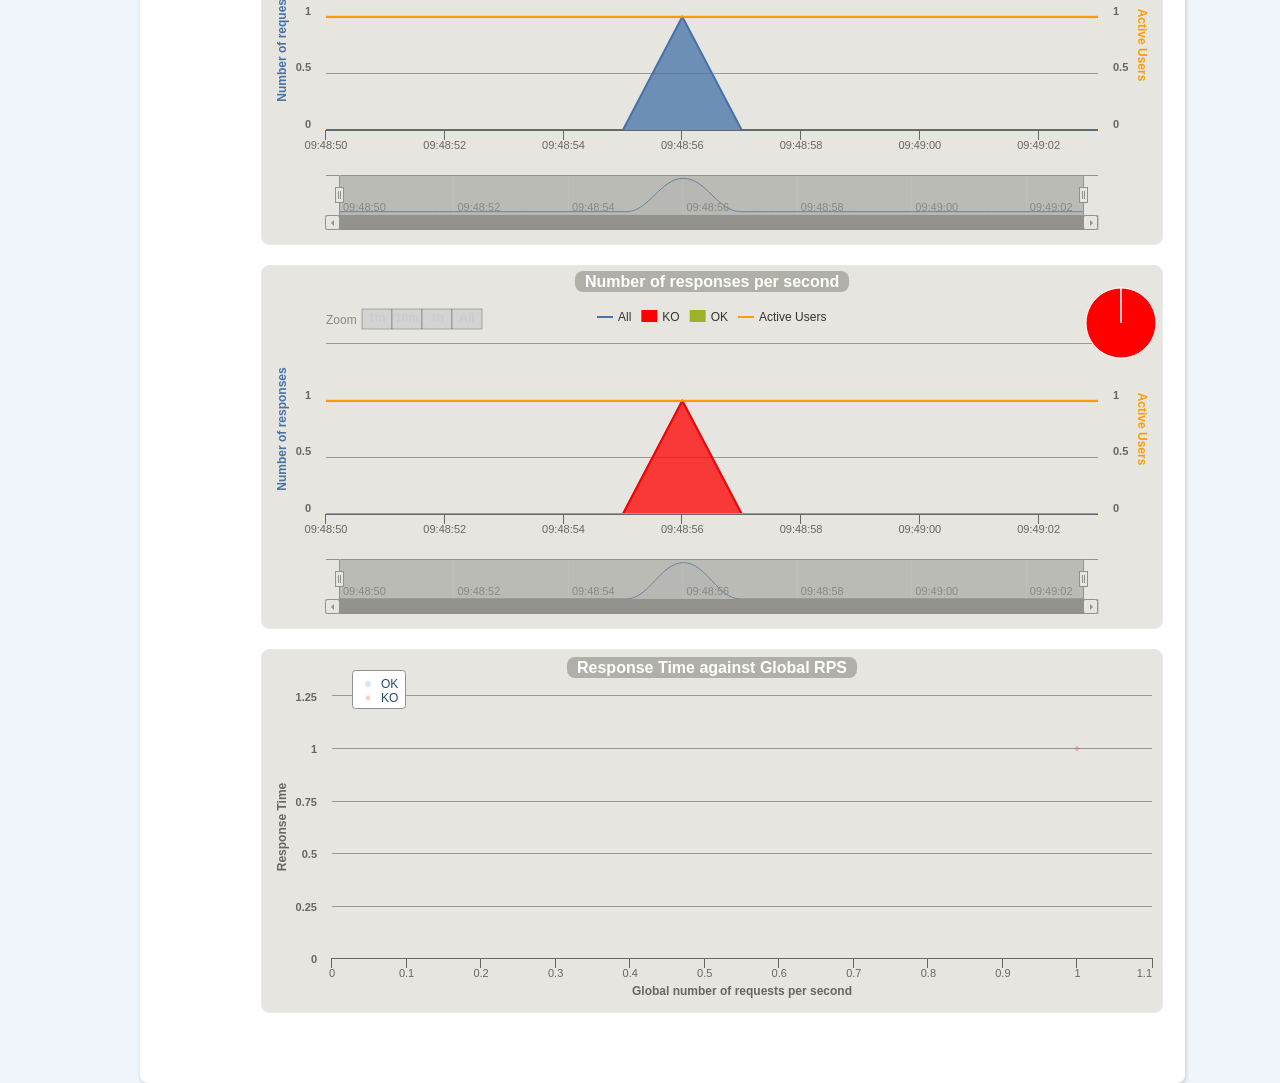
<file: gatling-results/advancedsimulationstep01-20260604094848128/req_page-2-9cd0e.html>
<!DOCTYPE html>
<html>
<head>
<meta charset="UTF-8">
<link rel="shortcut icon" type="image/x-icon" href="style/favicon.ico"/>
<link href="style/style.css" rel="stylesheet" type="text/css" />
<link href="style/bootstrap.min.css" rel="stylesheet" type="text/css" />
<script type="text/javascript" src="js/jquery.min.js"></script>
<script type="text/javascript" src="js/bootstrap.min.js"></script>
<script type="text/javascript" src="js/gatling.js"></script>
<script type="text/javascript" src="js/moment.min.js"></script>
<script type="text/javascript" src="js/menu.js"></script>
<script type="text/javascript" src="js/all_sessions.js"></script>
<script type="text/javascript" src="js/stats.js"></script>
<script type="text/javascript" src="js/highstock.js"></script>
<script type="text/javascript" src="js/highcharts-more.js"></script>
<script type="text/javascript" src="js/theme.js"></script>
<script type="text/javascript" src="js/unpack.js"></script>
<title>Gatling Stats - Page 2</title>
</head>
<body>
<div class="frise"></div>
<div class="container details">
    <div class="head">
        <a class="logo" href="https://gatling.io" target="blank_" title="Gatling Home Page"><img alt="Gatling" src="style/logo.svg"/></a>
        <div class="frontline"><a href="https://gatling.io/gatling-frontline/?report" target="_blank">Get more features with Gatling FrontLine</a></div>
    </div>
    <div class="main">
        <div class="cadre">
                <div class="onglet">
                    <img src="style/cible.png" />
                    <p><span>advancedsimulationstep01</span></p>
                </div>
                <div class="content">
                    <div class="sous-menu">
                        <div class="item "><a href="index.html">GLOBAL</a></div>
                        <div class="item ouvert"><a id="details_link" href="#">DETAILS</a></div>
                        <script type="text/javascript">
                          var timestamp = 1780566528128;
                          var runStartHumanDate = moment(timestamp).format("YYYY-MM-DD HH:mm:ss Z");
                          document.writeln("<p class='sim_desc' title='"+ runStartHumanDate +", duration : 14 seconds' data-content=''>");
                          document.writeln("<b>" + runStartHumanDate + ", duration : 14 seconds </b>");
                          document.writeln("</p>");
                        </script>
                    </div>
                    <div class="content-in">
                        <h1><span>> </span>Page 2</h1>
                        <div class="article">
                            
                        <div class="infos">
                            <div class="infos-in">
	                        <div class="infos-title">STATISTICS</div>
                                <div class="repli"></div>                               
                                <div class="info">
                                    <h2 class="first">Executions</h2>
                                    <table>
                                        <thead>
                                            <tr><th></th><th>Total</th><th>OK</th><th>KO</th></tr>
                                        </thead>
                                        <tbody>
                                            <tr>
                                                <td class="title"></td>
                                                <td id="numberOfRequests" class="total"></td>
                                                <td id="numberOfRequestsOK" class="ok"></td>
                                                <td id="numberOfRequestsKO" class="ko"></td>
                                            </tr>
                                            <tr>
                                                <td class="title">Mean cnt/s</td>
                                                <td id="meanNumberOfRequestsPerSecond" class="total"></td>
                                                <td id="meanNumberOfRequestsPerSecondOK" class="ok"></td>
                                                <td id="meanNumberOfRequestsPerSecondKO" class="ko"></td>
                                            </tr>
                                        </tbody>
                                    </table>
                                    <h2 class="second">Response Time (ms)</h2>
                                    <table>
                                        <thead>
                                            <tr>
                                                <th></th>
                                                <th>Total</th>
                                                <th>OK</th>
                                                <th>KO</th>
                                            </tr>
                                        </thead>
                                        <tbody>
                                            <tr>
                                                <td class="title">Min</td>
                                                <td id="minResponseTime" class="total"></td>
                                                <td id="minResponseTimeOK" class="ok"></td>
                                                <td id="minResponseTimeKO" class="ko"></td>
                                            </tr>
                                            <tr>
                                                <td class="title">50th percentile</td>
                                                <td id="percentiles1" class="total"></td>
                                                <td id="percentiles1OK" class="ok"></td>
                                                <td id="percentiles1KO" class="ko"></td>
                                            </tr>
                                            <tr>
                                                <td class="title">75th percentile</td>
                                                <td id="percentiles2" class="total"></td>
                                                <td id="percentiles2OK" class="ok"></td>
                                                <td id="percentiles2KO" class="ko"></td>
                                            </tr>
                                            <tr>
                                                <td class="title">95th percentile</td>
                                                <td id="percentiles3" class="total"></td>
                                                <td id="percentiles3OK" class="ok"></td>
                                                <td id="percentiles3KO" class="ko"></td>
                                            </tr>
                                            <tr>
                                                <td class="title">99th percentile</td>
                                                <td id="percentiles4" class="total"></td>
                                                <td id="percentiles4OK" class="ok"></td>
                                                <td id="percentiles4KO" class="ko"></td>
                                            </tr>
                                            <tr>
                                                <td class="title">Max</td>
                                                <td id="maxResponseTime" class="total"></td>
                                                <td id="maxResponseTimeOK" class="ok"></td>
                                                <td id="maxResponseTimeKO" class="ko"></td>
                                            </tr>
                                            <tr>
                                                <td class="title">Mean</td>
                                                <td id="meanResponseTime" class="total"></td>
                                                <td id="meanResponseTimeOK" class="ok"></td>
                                                <td id="meanResponseTimeKO" class="ko"></td>
                                            </tr>
                                            <tr>
                                                <td class="title">Std Deviation</td>
                                                <td id="standardDeviation" class="total"></td>
                                                <td id="standardDeviationOK" class="ok"></td>
                                                <td id="standardDeviationKO" class="ko"></td>
                                            </tr>
                                        </tbody>
                                    </table>
                                </div>
                            </div>
                        </div>

            <div class="schema demi">
              <div id="container_indicators" class="demi"></div>
            </div>
<div class="statistics extensible-geant collapsed">
    <div class="title">
        <div class="title_collapsed" style="cursor: auto;">ERRORS</div>
    </div>
    <table id="container_errors" class="statistics-in extensible-geant">
        <thead>
            <tr>
                <th id="error-col-1" class="header sortable"><span>Error</span></th>
                <th id="error-col-2" class="header sortable"><span>Count</span></th>
                <th id="error-col-3" class="header sortable"><span>Percentage</span></th>
            </tr>
        </thead>
		<tbody>
		    
		    <tr>
		    	<td class="error-col-1 total">j.n.UnknownHostException: computer-database.gatling.io<span class="value" style="display:none">0</span></td>
		    	<td class="value error-col-2 total">1</td>
		    	<td class="value error-col-3 total">100 %</td>
		    </tr>
		</tbody>
    </table>
</div>

            <div class="schema geant">
              <div id="container_distrib" class="geant"></div>
            </div>

            <div class="schema geant">
              <div id="container" class="geant"></div>
            </div>

            <div class="schema geant">
              <a name="requests"></a>
                <div id="container_requests" class="geant"></div>
            </div>

            <div class="schema geant">
              <a name="responses"></a>
                <div id="container_responses" class="geant"></div>
            </div>

            <div class="schema geant">
              <div id="container_response_time_dispersion" class="geant"></div>
            </div>

                        </div>
                    </div>
                </div>
        </div>
    </div>
    <div class="nav">
        <ul></ul>
    </div>
</div>
<script type="text/javascript">
    var pageStats = stats.contents['req_page-2-9cd0e'].stats;
    $(document).ready(function() {
        $('.sim_desc').popover({trigger:'hover', placement:'bottom'});
        setDetailsLinkUrl();
        setDetailsMenu();
        setActiveMenu();
        fillStats(pageStats);
        
Highcharts.setOptions({
  global: { useUTC: false }
});

var indicatorsChart = new Highcharts.Chart({
  chart: {
    renderTo: 'container_indicators',
    marginRight: 150
  },
  credits: { enabled: false },
  legend: { enabled: false },
  title: { text: 'A title to let highcharts reserve the place for the title set later' },
  xAxis: {
    categories: [
      pageStats.group1.name,
      pageStats.group2.name,
      pageStats.group3.name,
      pageStats.group4.name
    ]
  },
  yAxis: {
    title: { text: 'Number of Requests' }
  },
  tooltip: {
    formatter: function() {
      var s;
      if (this.point.name) { // the pie chart
        s = ''+ this.point.name +': '+ this.y +'% requests';
      } else {
        s = ''+ this.y + ' requests';
      }
      return s;
    }
  },
  plotOptions: {
    series: {
      stacking: 'normal',
      shadow: true
    }
  },
  series: [
    {
      type: 'column',
      data: [{
      	color: '#A0B228',
      	y: pageStats.group1.count
      },
      {
      	color: '#FFDD00',
      	y: pageStats.group2.count
      },
      {
      	color: '#FF9D00',
      	y: pageStats.group3.count
      },
      {
      	color: '#FF0000',
      	y: pageStats.group4.count
      }]
    },
    {
      type: 'pie',
      name: 'Percentages',
      data: [
        {
          name: pageStats.group1.name,
          y: pageStats.group1.percentage,
          color: '#A0B228'
        },
        {
          name: pageStats.group2.name,
          y: pageStats.group2.percentage,
          color: '#FFDD00'
        },
        {
          name: pageStats.group3.name,
          y: pageStats.group3.percentage,
          color: '#FF9D00'
        },
        {
          name: pageStats.group4.name,
          y: pageStats.group4.percentage,
          color: '#FF0000'
        }
      ],
      center: [470, 85],
      size: 100,
      showInLegend: false,
      dataLabels: { enabled: false }
    }
  ]
});

indicatorsChart.setTitle({
  text: '<span class="chart_title">Indicators</span>',
  useHTML: true
});

	    $('#container_errors').sortable('#container_errors');
    
var responseTimeDistributionChart = new Highcharts.Chart({
  chart: {
    renderTo: 'container_distrib',
    type: 'column'
  },
  credits: {
    enabled: false
  },
  legend: {
    enabled: true,
    floating: true,
    y: -285,
    borderWidth: 0,
    itemStyle: {
      fontWeight: "normal"
    }
  },
  title: {
    text: 'A title to let highcharts reserve the place for the title set later'
  },
  xAxis: {
    categories: ['1'],
    tickInterval: 20
  },
  yAxis: {
    min: 0,
    title: {
      text: 'Percentage of Requests'
    }
  },
  tooltip: {
    formatter: function() {
      return '<b>'+ this.x +' ms</b><br/>'+
      this.series.name +': '+ this.y +' %<br/>'+
      'Total: '+ this.point.stackTotal + ' %';
    }
  },
  plotOptions: {
    series: {
      groupPadding: 0,
      stacking: 'normal',
      shadow: true
    }
  },
  series: [
  	{
type: 'column',
color: '#4572A7',
name: 'OK',
data: [
  
],
tooltip: { yDecimals: 0, ySuffix: 'ms' }
},
  	{
type: 'column',
color: '#FF0000',
name: 'KO',
data: [
  100.0
],
tooltip: { yDecimals: 0, ySuffix: 'ms' }
}
  ]
});

responseTimeDistributionChart.setTitle({
  text: '<span class="chart_title">Response Time Distribution</span>',
  useHTML: true
});

var responseTimePercentiles = unpack([[1780566530,null],[1780566531,null],[1780566532,null],[1780566533,null],[1780566534,null],[1780566535,null],[1780566536,null],[1780566537,null],[1780566538,null],[1780566539,null],[1780566540,null],[1780566541,null],[1780566542,null],[1780566543,null]]);

var responseTimeChart = new Highcharts.StockChart({
  chart: {
    renderTo: 'container',
    zoomType: 'x'
  },
  colors: ['#C4FD90', '#7FF77F', '#6FF2AD', '#60ECE5', '#51A8E7', '#4353E2', '#7335DC', '#BC28D7', '#D11C97', '#C73905', 'Orange'],
  credits: { enabled: false },
  legend: {
    enabled: true,
    floating: true,
    y: -65,
    borderWidth: 0,
    itemStyle: { fontWeight: "normal" }
  },
  title: { text: 'A title to let highcharts reserve the place for the title set later' },
  navigator: { baseSeries: 9 },
  rangeSelector: {
    rangeSelector: { align: "left" },
    buttonSpacing: 0,
    buttonTheme: {
      fill: 'LightGrey',
      padding: 1,
      stroke: 'Black',
      'stroke-width': 0.25,
      style: {
        color: 'Black',
        fontWeight: 'bold',
      },
      states: {
        stroke: 'Black',
        'stroke-width': 0.25,
        hover: {
          fill: 'DarkGrey',
          style: { color: 'black' }
        },
        select: {
          fill: 'DarkOrange',
          style: { color: 'white' }
        }
      }
    },
    buttons : [
      {
        type : 'minute',
        count : 1,
        text : '1m'
      }, {
        type : 'minute',
        count : 10,
        text : '10m'
      }, {
        type : 'hour',
        count : 1,
        text : '1h'
      }, {
        type : 'all',
        count : 1,
        text : 'All'
      }
    ],
    selected : 3,
    inputEnabled : false
  },
  xAxis: {
    type: 'datetime',
    ordinal: false,
    maxZoom: 10000 // three days
  },
  yAxis:[
    {
      min: 0,
      title: {
        text: 'Response Time (ms)',
        style: { color: '#4572A7' }
      },
      opposite: false
    }, {
      min: 0,
      title: {
        text: 'Active Users',
        style: { color: '#FF9D00' }
      },
      opposite: true
    }
  ],
  plotOptions: {
    arearange: { lineWidth: 1 },
    series: {
      dataGrouping: { enabled: false }
    }
  },
  series: [
  
    
         {
pointInterval: 1000,
name: 'min',
data: responseTimePercentiles[0],
tooltip: { yDecimals: 0, ySuffix: 'ms' },
type : 'area',
yAxis: 0,
zIndex: 10
},
         {
pointInterval: 1000,
name: '25%',
data: responseTimePercentiles[1],
tooltip: { yDecimals: 0, ySuffix: 'ms' },
type : 'area',
yAxis: 0,
zIndex: 9
},
         {
pointInterval: 1000,
name: '50%',
data: responseTimePercentiles[2],
tooltip: { yDecimals: 0, ySuffix: 'ms' },
type : 'area',
yAxis: 0,
zIndex: 8
},
         {
pointInterval: 1000,
name: '75%',
data: responseTimePercentiles[3],
tooltip: { yDecimals: 0, ySuffix: 'ms' },
type : 'area',
yAxis: 0,
zIndex: 7
},
         {
pointInterval: 1000,
name: '80%',
data: responseTimePercentiles[4],
tooltip: { yDecimals: 0, ySuffix: 'ms' },
type : 'area',
yAxis: 0,
zIndex: 6
},
         {
pointInterval: 1000,
name: '85%',
data: responseTimePercentiles[5],
tooltip: { yDecimals: 0, ySuffix: 'ms' },
type : 'area',
yAxis: 0,
zIndex: 5
},
         {
pointInterval: 1000,
name: '90%',
data: responseTimePercentiles[6],
tooltip: { yDecimals: 0, ySuffix: 'ms' },
type : 'area',
yAxis: 0,
zIndex: 4
},
         {
pointInterval: 1000,
name: '95%',
data: responseTimePercentiles[7],
tooltip: { yDecimals: 0, ySuffix: 'ms' },
type : 'area',
yAxis: 0,
zIndex: 3
},
         {
pointInterval: 1000,
name: '99%',
data: responseTimePercentiles[8],
tooltip: { yDecimals: 0, ySuffix: 'ms' },
type : 'area',
yAxis: 0,
zIndex: 2
},
         {
pointInterval: 1000,
name: 'max',
data: responseTimePercentiles[9],
tooltip: { yDecimals: 0, ySuffix: 'ms' },
type : 'area',
yAxis: 0,
zIndex: 1
},
  allUsersData
  ]
});

responseTimeChart.setTitle({
  text: '<span class="chart_title chart_title_">Response Time Percentiles over Time (OK)</span>',
  useHTML: true
});

var container_requests = unpack([[1780566530,[0,0, 0]],[1780566531,[0,0, 0]],[1780566532,[0,0, 0]],[1780566533,[0,0, 0]],[1780566534,[0,0, 0]],[1780566535,[0,0, 0]],[1780566536,[1,1, 0]],[1780566537,[0,0, 0]],[1780566538,[0,0, 0]],[1780566539,[0,0, 0]],[1780566540,[0,0, 0]],[1780566541,[0,0, 0]],[1780566542,[0,0, 0]],[1780566543,[0,0, 0]]]);

var requestsChart = new Highcharts.StockChart({
  chart: {
    renderTo: 'container_requests',
    zoomType: 'x'
  },
  credits: { enabled: false },
  legend: {
    enabled: true,
    floating: true,
    itemDistance: 10,
    y: -285,
    borderWidth: 0,
    itemStyle: { fontWeight: "normal" }
  },
  title: { text: 'A title to let highcharts reserve the place for the title set later' },
  rangeSelector: {
    buttonSpacing: 0,
    buttonTheme: {
      fill: 'LightGrey',
      padding: 1,
      stroke: 'Black',
      'stroke-width': 0.25,
      style: {
        color: 'Black',
        fontWeight: 'bold',
      },
      states: {
        stroke: 'Black',
        'stroke-width': 0.25,
        hover: {
          fill: 'DarkGrey',
          style: { color: 'black' }
         },
         select: {
          fill: 'DarkOrange',
          style: { color: 'white' }
        }
      }
    },
    buttons : [
      {
        type : 'minute',
        count : 1,
        text : '1m'
      }, {
        type : 'minute',
        count : 10,
        text : '10m'
      }, {
        type : 'hour',
        count : 1,
        text : '1h'
      }, {
        type : 'all',
        count : 1,
        text : 'All'
      }
    ],
    selected : 3,
    inputEnabled : false
  },
  plotOptions: {
    series: {
      dataGrouping: { enabled: false }
    },
    area: {
      stacking: 'normal'
    }
  },
  xAxis: {
    type: 'datetime',
    ordinal: false,
    maxZoom: 10000 // three days
  },
  yAxis:[
    {
      min: 0,
      title: {
        text: 'Number of requests',
        style: { color: '#4572A7' }
      },
      opposite: false
    }, {
      min: 0,
      title: {
        text: 'Active Users',
        style: { color: '#FF9D00' }
      },
      opposite: true
    }
  ],
  series: [
    {
color: '#4572A7',
name: 'All',
data: container_requests[0],
tooltip: { yDecimals: 0, ySuffix: '', valueDecimals: 0 }
,type: 'area'},
    allUsersData
  ]
});

requestsChart.setTitle({
  text: '<span class="chart_title">Number of requests per second</span>',
  useHTML: true
});

var container_responses = unpack([[1780566530,[0,0, 0]],[1780566531,[0,0, 0]],[1780566532,[0,0, 0]],[1780566533,[0,0, 0]],[1780566534,[0,0, 0]],[1780566535,[0,0, 0]],[1780566536,[1,1, 0]],[1780566537,[0,0, 0]],[1780566538,[0,0, 0]],[1780566539,[0,0, 0]],[1780566540,[0,0, 0]],[1780566541,[0,0, 0]],[1780566542,[0,0, 0]],[1780566543,[0,0, 0]]]);

var requestsChart = new Highcharts.StockChart({
  chart: {
    renderTo: 'container_responses',
    zoomType: 'x'
  },
  credits: { enabled: false },
  legend: {
    enabled: true,
    floating: true,
    itemDistance: 10,
    y: -285,
    borderWidth: 0,
    itemStyle: { fontWeight: "normal" }
  },
  title: { text: 'A title to let highcharts reserve the place for the title set later' },
  rangeSelector: {
    buttonSpacing: 0,
    buttonTheme: {
      fill: 'LightGrey',
      padding: 1,
      stroke: 'Black',
      'stroke-width': 0.25,
      style: {
        color: 'Black',
        fontWeight: 'bold',
      },
      states: {
        stroke: 'Black',
        'stroke-width': 0.25,
        hover: {
          fill: 'DarkGrey',
          style: { color: 'black' }
         },
         select: {
          fill: 'DarkOrange',
          style: { color: 'white' }
        }
      }
    },
    buttons : [
      {
        type : 'minute',
        count : 1,
        text : '1m'
      }, {
        type : 'minute',
        count : 10,
        text : '10m'
      }, {
        type : 'hour',
        count : 1,
        text : '1h'
      }, {
        type : 'all',
        count : 1,
        text : 'All'
      }
    ],
    selected : 3,
    inputEnabled : false
  },
  plotOptions: {
    series: {
      dataGrouping: { enabled: false }
    },
    area: {
      stacking: 'normal'
    }
  },
  xAxis: {
    type: 'datetime',
    ordinal: false,
    maxZoom: 10000 // three days
  },
  yAxis:[
    {
      min: 0,
      title: {
        text: 'Number of responses',
        style: { color: '#4572A7' }
      },
      opposite: false
    }, {
      min: 0,
      title: {
        text: 'Active Users',
        style: { color: '#FF9D00' }
      },
      opposite: true
    }
  ],
  series: [
    {
color: '#4572A7',
name: 'All',
data: container_responses[0],
tooltip: { yDecimals: 0, ySuffix: '', valueDecimals: 0 }
},
{
color: '#FF0000',
name: 'KO',
data: container_responses[1],
tooltip: { yDecimals: 0, ySuffix: '', valueDecimals: 0 }
,type: 'area'},
{
color: '#A0B228',
name: 'OK',
data: container_responses[2],
tooltip: { yDecimals: 0, ySuffix: '', valueDecimals: 0 }
,type: 'area'},
    allUsersData,
{
  
type: 'pie',
name: 'Distribution',
data: [
  {name: 'OK', y: 0.0, color: '#A0B228'},{name: 'KO', y: 1.0, color: '#FF0000'}
],
center: [775, -40],
size: 70,
showInLegend: false,
dataLabels: { enabled: false },
dataGrouping: { enabled: false }

}

  ]
});

requestsChart.setTitle({
  text: '<span class="chart_title">Number of responses per second</span>',
  useHTML: true
});

var scatterChart = new Highcharts.Chart({
  chart: {
    renderTo: 'container_response_time_dispersion', 
    defaultSeriesType: 'scatter',
    zoomType: 'xy'
  },
  credits: { enabled: false },
  xAxis: {
    title: {
      enabled: true,
      text: 'Global number of requests per second',
      style: { fontWeight: 'bold' }
    },
    startOnTick: true,
    endOnTick: true,
    showLastLabel: true,
    min: 0
  },
  title: { text: 'A title to let highcharts reserve the place for the title set later' },
  yAxis: {
    min: 0,
    title: { text: 'Response Time' }
  },
  tooltip: {
    formatter: function() {
         return ''+ this.y +' ms at ' + this.x + ' allreq/s';
    }
  },
  legend: {
    layout: 'vertical',
    align: 'left',
    verticalAlign: 'top',
    x: 80,
    y: 10,
    floating: true,
    backgroundColor: '#FFFFFF',
    borderWidth: 1,
    borderRadius: 3,
    itemStyle: {
      fontWeight: "normal",
      color: "#274B6D"
    }
  },
  plotOptions: {
    scatter: {
      marker: {
        radius: 3,
        states: {
          hover: {
            enabled: true,
            lineColor: 'rgb(100,100,100)'
          }
        }
      },
      states: {
        hover: {
          marker: { enabled: false }
        }
      }
    }
  },
  series: [
	  {
type: 'scatter',
color: 'rgba(69, 114, 167, .2)',
name: 'OK',
data: [
[]
]},
	  {
type: 'scatter',
color: 'rgba(255, 0, 0, .2)',
name: 'KO',
data: [
[1,1]
]}
	]
});

scatterChart.setTitle({
  text: '<span class="chart_title">Response Time against Global RPS</span>',
  useHTML: true
});

    });
</script>
</body>
</html>
</file>
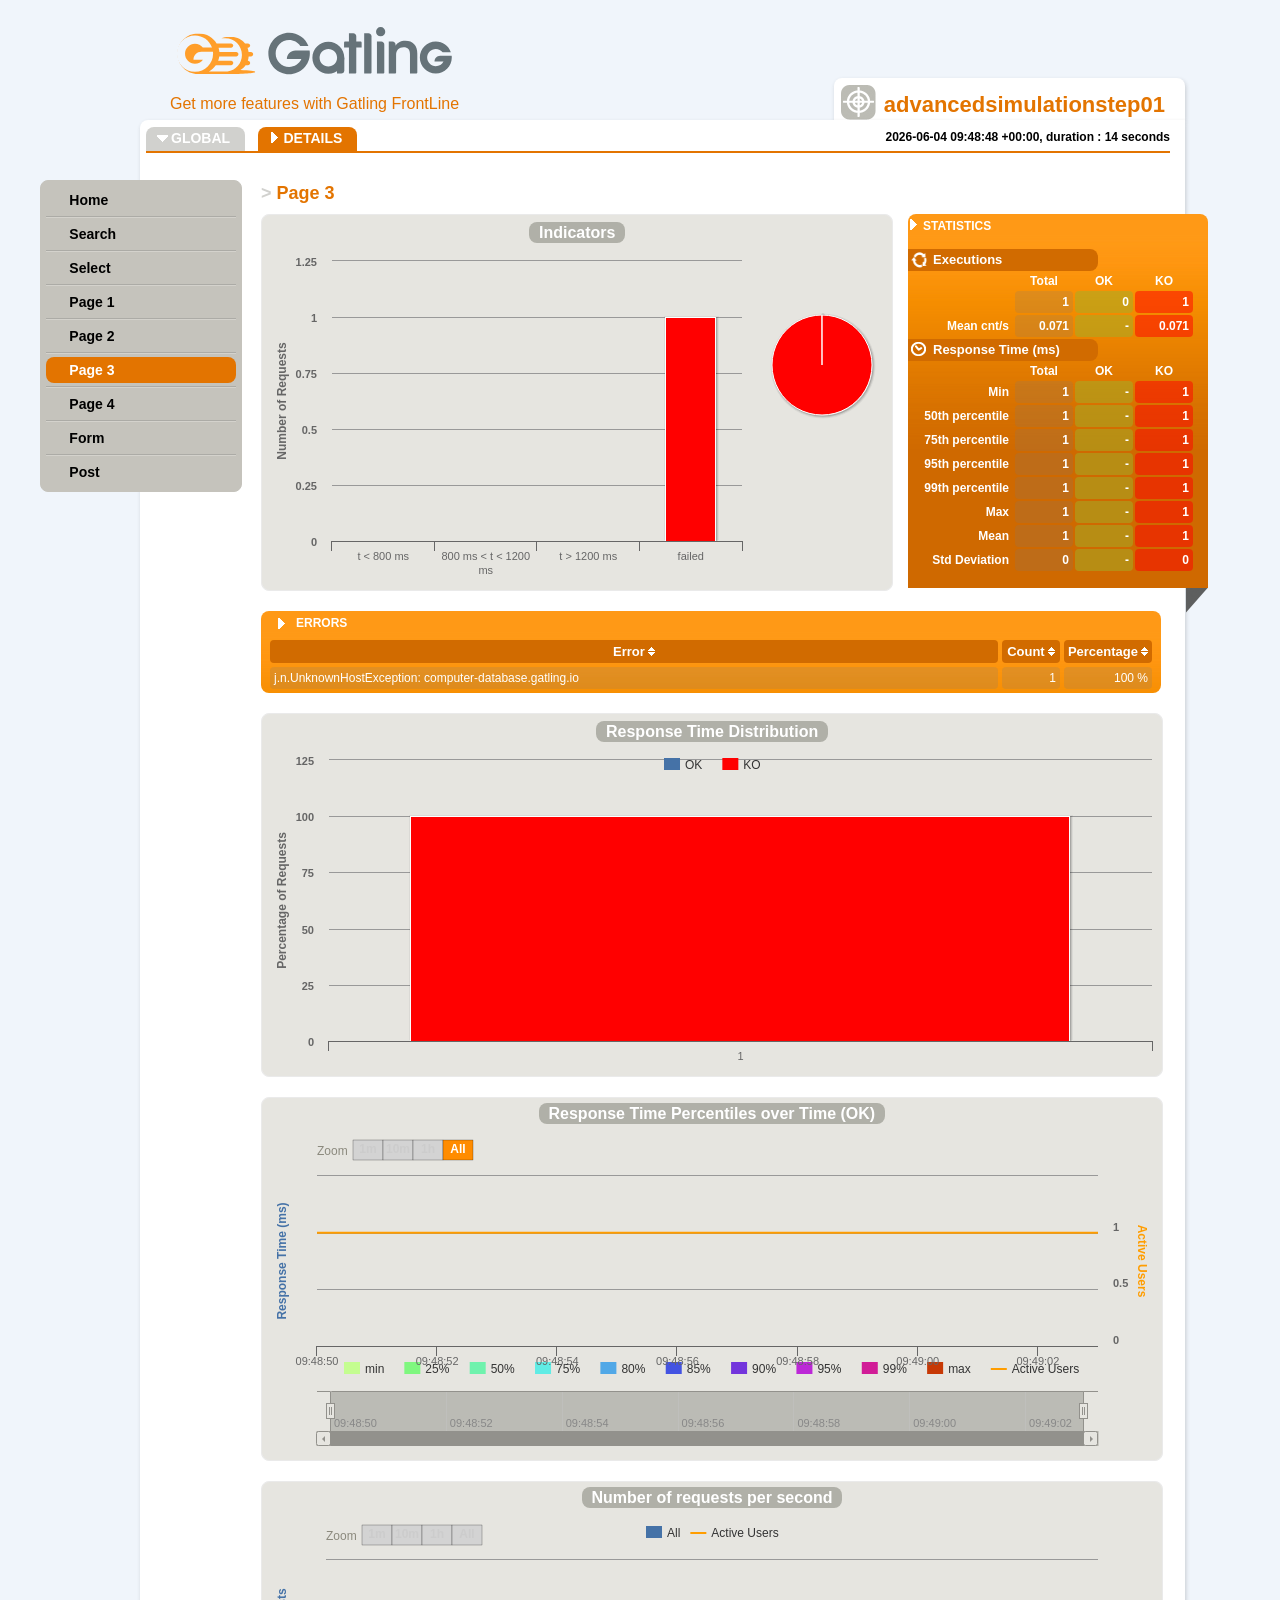
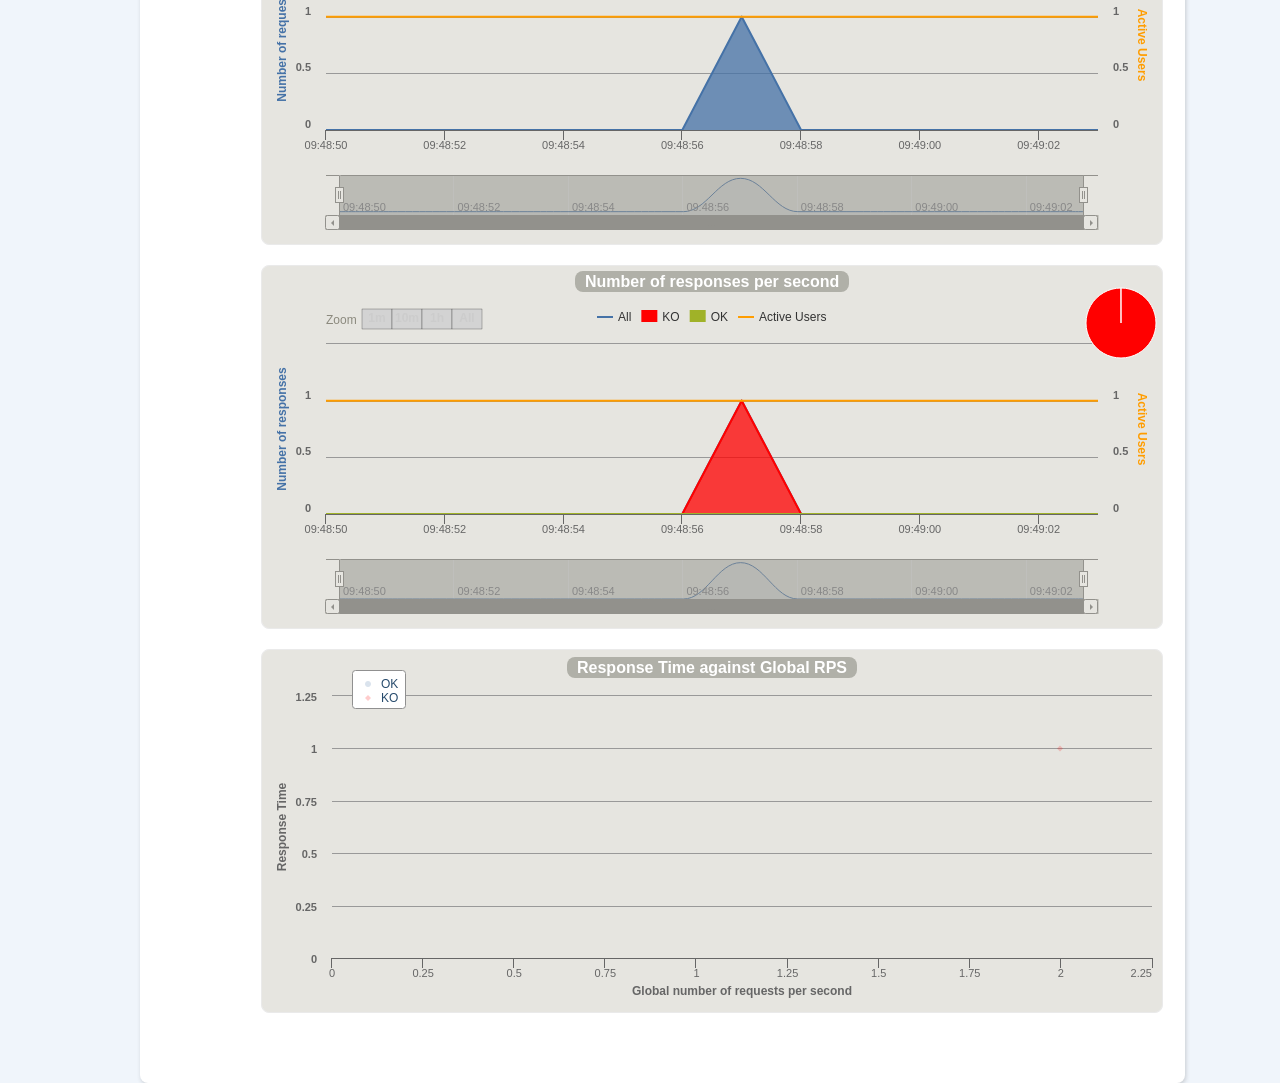
<file: gatling-results/advancedsimulationstep01-20260604094848128/req_page-3-cdc73.html>
<!DOCTYPE html>
<html>
<head>
<meta charset="UTF-8">
<link rel="shortcut icon" type="image/x-icon" href="style/favicon.ico"/>
<link href="style/style.css" rel="stylesheet" type="text/css" />
<link href="style/bootstrap.min.css" rel="stylesheet" type="text/css" />
<script type="text/javascript" src="js/jquery.min.js"></script>
<script type="text/javascript" src="js/bootstrap.min.js"></script>
<script type="text/javascript" src="js/gatling.js"></script>
<script type="text/javascript" src="js/moment.min.js"></script>
<script type="text/javascript" src="js/menu.js"></script>
<script type="text/javascript" src="js/all_sessions.js"></script>
<script type="text/javascript" src="js/stats.js"></script>
<script type="text/javascript" src="js/highstock.js"></script>
<script type="text/javascript" src="js/highcharts-more.js"></script>
<script type="text/javascript" src="js/theme.js"></script>
<script type="text/javascript" src="js/unpack.js"></script>
<title>Gatling Stats - Page 3</title>
</head>
<body>
<div class="frise"></div>
<div class="container details">
    <div class="head">
        <a class="logo" href="https://gatling.io" target="blank_" title="Gatling Home Page"><img alt="Gatling" src="style/logo.svg"/></a>
        <div class="frontline"><a href="https://gatling.io/gatling-frontline/?report" target="_blank">Get more features with Gatling FrontLine</a></div>
    </div>
    <div class="main">
        <div class="cadre">
                <div class="onglet">
                    <img src="style/cible.png" />
                    <p><span>advancedsimulationstep01</span></p>
                </div>
                <div class="content">
                    <div class="sous-menu">
                        <div class="item "><a href="index.html">GLOBAL</a></div>
                        <div class="item ouvert"><a id="details_link" href="#">DETAILS</a></div>
                        <script type="text/javascript">
                          var timestamp = 1780566528128;
                          var runStartHumanDate = moment(timestamp).format("YYYY-MM-DD HH:mm:ss Z");
                          document.writeln("<p class='sim_desc' title='"+ runStartHumanDate +", duration : 14 seconds' data-content=''>");
                          document.writeln("<b>" + runStartHumanDate + ", duration : 14 seconds </b>");
                          document.writeln("</p>");
                        </script>
                    </div>
                    <div class="content-in">
                        <h1><span>> </span>Page 3</h1>
                        <div class="article">
                            
                        <div class="infos">
                            <div class="infos-in">
	                        <div class="infos-title">STATISTICS</div>
                                <div class="repli"></div>                               
                                <div class="info">
                                    <h2 class="first">Executions</h2>
                                    <table>
                                        <thead>
                                            <tr><th></th><th>Total</th><th>OK</th><th>KO</th></tr>
                                        </thead>
                                        <tbody>
                                            <tr>
                                                <td class="title"></td>
                                                <td id="numberOfRequests" class="total"></td>
                                                <td id="numberOfRequestsOK" class="ok"></td>
                                                <td id="numberOfRequestsKO" class="ko"></td>
                                            </tr>
                                            <tr>
                                                <td class="title">Mean cnt/s</td>
                                                <td id="meanNumberOfRequestsPerSecond" class="total"></td>
                                                <td id="meanNumberOfRequestsPerSecondOK" class="ok"></td>
                                                <td id="meanNumberOfRequestsPerSecondKO" class="ko"></td>
                                            </tr>
                                        </tbody>
                                    </table>
                                    <h2 class="second">Response Time (ms)</h2>
                                    <table>
                                        <thead>
                                            <tr>
                                                <th></th>
                                                <th>Total</th>
                                                <th>OK</th>
                                                <th>KO</th>
                                            </tr>
                                        </thead>
                                        <tbody>
                                            <tr>
                                                <td class="title">Min</td>
                                                <td id="minResponseTime" class="total"></td>
                                                <td id="minResponseTimeOK" class="ok"></td>
                                                <td id="minResponseTimeKO" class="ko"></td>
                                            </tr>
                                            <tr>
                                                <td class="title">50th percentile</td>
                                                <td id="percentiles1" class="total"></td>
                                                <td id="percentiles1OK" class="ok"></td>
                                                <td id="percentiles1KO" class="ko"></td>
                                            </tr>
                                            <tr>
                                                <td class="title">75th percentile</td>
                                                <td id="percentiles2" class="total"></td>
                                                <td id="percentiles2OK" class="ok"></td>
                                                <td id="percentiles2KO" class="ko"></td>
                                            </tr>
                                            <tr>
                                                <td class="title">95th percentile</td>
                                                <td id="percentiles3" class="total"></td>
                                                <td id="percentiles3OK" class="ok"></td>
                                                <td id="percentiles3KO" class="ko"></td>
                                            </tr>
                                            <tr>
                                                <td class="title">99th percentile</td>
                                                <td id="percentiles4" class="total"></td>
                                                <td id="percentiles4OK" class="ok"></td>
                                                <td id="percentiles4KO" class="ko"></td>
                                            </tr>
                                            <tr>
                                                <td class="title">Max</td>
                                                <td id="maxResponseTime" class="total"></td>
                                                <td id="maxResponseTimeOK" class="ok"></td>
                                                <td id="maxResponseTimeKO" class="ko"></td>
                                            </tr>
                                            <tr>
                                                <td class="title">Mean</td>
                                                <td id="meanResponseTime" class="total"></td>
                                                <td id="meanResponseTimeOK" class="ok"></td>
                                                <td id="meanResponseTimeKO" class="ko"></td>
                                            </tr>
                                            <tr>
                                                <td class="title">Std Deviation</td>
                                                <td id="standardDeviation" class="total"></td>
                                                <td id="standardDeviationOK" class="ok"></td>
                                                <td id="standardDeviationKO" class="ko"></td>
                                            </tr>
                                        </tbody>
                                    </table>
                                </div>
                            </div>
                        </div>

            <div class="schema demi">
              <div id="container_indicators" class="demi"></div>
            </div>
<div class="statistics extensible-geant collapsed">
    <div class="title">
        <div class="title_collapsed" style="cursor: auto;">ERRORS</div>
    </div>
    <table id="container_errors" class="statistics-in extensible-geant">
        <thead>
            <tr>
                <th id="error-col-1" class="header sortable"><span>Error</span></th>
                <th id="error-col-2" class="header sortable"><span>Count</span></th>
                <th id="error-col-3" class="header sortable"><span>Percentage</span></th>
            </tr>
        </thead>
		<tbody>
		    
		    <tr>
		    	<td class="error-col-1 total">j.n.UnknownHostException: computer-database.gatling.io<span class="value" style="display:none">0</span></td>
		    	<td class="value error-col-2 total">1</td>
		    	<td class="value error-col-3 total">100 %</td>
		    </tr>
		</tbody>
    </table>
</div>

            <div class="schema geant">
              <div id="container_distrib" class="geant"></div>
            </div>

            <div class="schema geant">
              <div id="container" class="geant"></div>
            </div>

            <div class="schema geant">
              <a name="requests"></a>
                <div id="container_requests" class="geant"></div>
            </div>

            <div class="schema geant">
              <a name="responses"></a>
                <div id="container_responses" class="geant"></div>
            </div>

            <div class="schema geant">
              <div id="container_response_time_dispersion" class="geant"></div>
            </div>

                        </div>
                    </div>
                </div>
        </div>
    </div>
    <div class="nav">
        <ul></ul>
    </div>
</div>
<script type="text/javascript">
    var pageStats = stats.contents['req_page-3-cdc73'].stats;
    $(document).ready(function() {
        $('.sim_desc').popover({trigger:'hover', placement:'bottom'});
        setDetailsLinkUrl();
        setDetailsMenu();
        setActiveMenu();
        fillStats(pageStats);
        
Highcharts.setOptions({
  global: { useUTC: false }
});

var indicatorsChart = new Highcharts.Chart({
  chart: {
    renderTo: 'container_indicators',
    marginRight: 150
  },
  credits: { enabled: false },
  legend: { enabled: false },
  title: { text: 'A title to let highcharts reserve the place for the title set later' },
  xAxis: {
    categories: [
      pageStats.group1.name,
      pageStats.group2.name,
      pageStats.group3.name,
      pageStats.group4.name
    ]
  },
  yAxis: {
    title: { text: 'Number of Requests' }
  },
  tooltip: {
    formatter: function() {
      var s;
      if (this.point.name) { // the pie chart
        s = ''+ this.point.name +': '+ this.y +'% requests';
      } else {
        s = ''+ this.y + ' requests';
      }
      return s;
    }
  },
  plotOptions: {
    series: {
      stacking: 'normal',
      shadow: true
    }
  },
  series: [
    {
      type: 'column',
      data: [{
      	color: '#A0B228',
      	y: pageStats.group1.count
      },
      {
      	color: '#FFDD00',
      	y: pageStats.group2.count
      },
      {
      	color: '#FF9D00',
      	y: pageStats.group3.count
      },
      {
      	color: '#FF0000',
      	y: pageStats.group4.count
      }]
    },
    {
      type: 'pie',
      name: 'Percentages',
      data: [
        {
          name: pageStats.group1.name,
          y: pageStats.group1.percentage,
          color: '#A0B228'
        },
        {
          name: pageStats.group2.name,
          y: pageStats.group2.percentage,
          color: '#FFDD00'
        },
        {
          name: pageStats.group3.name,
          y: pageStats.group3.percentage,
          color: '#FF9D00'
        },
        {
          name: pageStats.group4.name,
          y: pageStats.group4.percentage,
          color: '#FF0000'
        }
      ],
      center: [470, 85],
      size: 100,
      showInLegend: false,
      dataLabels: { enabled: false }
    }
  ]
});

indicatorsChart.setTitle({
  text: '<span class="chart_title">Indicators</span>',
  useHTML: true
});

	    $('#container_errors').sortable('#container_errors');
    
var responseTimeDistributionChart = new Highcharts.Chart({
  chart: {
    renderTo: 'container_distrib',
    type: 'column'
  },
  credits: {
    enabled: false
  },
  legend: {
    enabled: true,
    floating: true,
    y: -285,
    borderWidth: 0,
    itemStyle: {
      fontWeight: "normal"
    }
  },
  title: {
    text: 'A title to let highcharts reserve the place for the title set later'
  },
  xAxis: {
    categories: ['1'],
    tickInterval: 20
  },
  yAxis: {
    min: 0,
    title: {
      text: 'Percentage of Requests'
    }
  },
  tooltip: {
    formatter: function() {
      return '<b>'+ this.x +' ms</b><br/>'+
      this.series.name +': '+ this.y +' %<br/>'+
      'Total: '+ this.point.stackTotal + ' %';
    }
  },
  plotOptions: {
    series: {
      groupPadding: 0,
      stacking: 'normal',
      shadow: true
    }
  },
  series: [
  	{
type: 'column',
color: '#4572A7',
name: 'OK',
data: [
  
],
tooltip: { yDecimals: 0, ySuffix: 'ms' }
},
  	{
type: 'column',
color: '#FF0000',
name: 'KO',
data: [
  100.0
],
tooltip: { yDecimals: 0, ySuffix: 'ms' }
}
  ]
});

responseTimeDistributionChart.setTitle({
  text: '<span class="chart_title">Response Time Distribution</span>',
  useHTML: true
});

var responseTimePercentiles = unpack([[1780566530,null],[1780566531,null],[1780566532,null],[1780566533,null],[1780566534,null],[1780566535,null],[1780566536,null],[1780566537,null],[1780566538,null],[1780566539,null],[1780566540,null],[1780566541,null],[1780566542,null],[1780566543,null]]);

var responseTimeChart = new Highcharts.StockChart({
  chart: {
    renderTo: 'container',
    zoomType: 'x'
  },
  colors: ['#C4FD90', '#7FF77F', '#6FF2AD', '#60ECE5', '#51A8E7', '#4353E2', '#7335DC', '#BC28D7', '#D11C97', '#C73905', 'Orange'],
  credits: { enabled: false },
  legend: {
    enabled: true,
    floating: true,
    y: -65,
    borderWidth: 0,
    itemStyle: { fontWeight: "normal" }
  },
  title: { text: 'A title to let highcharts reserve the place for the title set later' },
  navigator: { baseSeries: 9 },
  rangeSelector: {
    rangeSelector: { align: "left" },
    buttonSpacing: 0,
    buttonTheme: {
      fill: 'LightGrey',
      padding: 1,
      stroke: 'Black',
      'stroke-width': 0.25,
      style: {
        color: 'Black',
        fontWeight: 'bold',
      },
      states: {
        stroke: 'Black',
        'stroke-width': 0.25,
        hover: {
          fill: 'DarkGrey',
          style: { color: 'black' }
        },
        select: {
          fill: 'DarkOrange',
          style: { color: 'white' }
        }
      }
    },
    buttons : [
      {
        type : 'minute',
        count : 1,
        text : '1m'
      }, {
        type : 'minute',
        count : 10,
        text : '10m'
      }, {
        type : 'hour',
        count : 1,
        text : '1h'
      }, {
        type : 'all',
        count : 1,
        text : 'All'
      }
    ],
    selected : 3,
    inputEnabled : false
  },
  xAxis: {
    type: 'datetime',
    ordinal: false,
    maxZoom: 10000 // three days
  },
  yAxis:[
    {
      min: 0,
      title: {
        text: 'Response Time (ms)',
        style: { color: '#4572A7' }
      },
      opposite: false
    }, {
      min: 0,
      title: {
        text: 'Active Users',
        style: { color: '#FF9D00' }
      },
      opposite: true
    }
  ],
  plotOptions: {
    arearange: { lineWidth: 1 },
    series: {
      dataGrouping: { enabled: false }
    }
  },
  series: [
  
    
         {
pointInterval: 1000,
name: 'min',
data: responseTimePercentiles[0],
tooltip: { yDecimals: 0, ySuffix: 'ms' },
type : 'area',
yAxis: 0,
zIndex: 10
},
         {
pointInterval: 1000,
name: '25%',
data: responseTimePercentiles[1],
tooltip: { yDecimals: 0, ySuffix: 'ms' },
type : 'area',
yAxis: 0,
zIndex: 9
},
         {
pointInterval: 1000,
name: '50%',
data: responseTimePercentiles[2],
tooltip: { yDecimals: 0, ySuffix: 'ms' },
type : 'area',
yAxis: 0,
zIndex: 8
},
         {
pointInterval: 1000,
name: '75%',
data: responseTimePercentiles[3],
tooltip: { yDecimals: 0, ySuffix: 'ms' },
type : 'area',
yAxis: 0,
zIndex: 7
},
         {
pointInterval: 1000,
name: '80%',
data: responseTimePercentiles[4],
tooltip: { yDecimals: 0, ySuffix: 'ms' },
type : 'area',
yAxis: 0,
zIndex: 6
},
         {
pointInterval: 1000,
name: '85%',
data: responseTimePercentiles[5],
tooltip: { yDecimals: 0, ySuffix: 'ms' },
type : 'area',
yAxis: 0,
zIndex: 5
},
         {
pointInterval: 1000,
name: '90%',
data: responseTimePercentiles[6],
tooltip: { yDecimals: 0, ySuffix: 'ms' },
type : 'area',
yAxis: 0,
zIndex: 4
},
         {
pointInterval: 1000,
name: '95%',
data: responseTimePercentiles[7],
tooltip: { yDecimals: 0, ySuffix: 'ms' },
type : 'area',
yAxis: 0,
zIndex: 3
},
         {
pointInterval: 1000,
name: '99%',
data: responseTimePercentiles[8],
tooltip: { yDecimals: 0, ySuffix: 'ms' },
type : 'area',
yAxis: 0,
zIndex: 2
},
         {
pointInterval: 1000,
name: 'max',
data: responseTimePercentiles[9],
tooltip: { yDecimals: 0, ySuffix: 'ms' },
type : 'area',
yAxis: 0,
zIndex: 1
},
  allUsersData
  ]
});

responseTimeChart.setTitle({
  text: '<span class="chart_title chart_title_">Response Time Percentiles over Time (OK)</span>',
  useHTML: true
});

var container_requests = unpack([[1780566530,[0,0, 0]],[1780566531,[0,0, 0]],[1780566532,[0,0, 0]],[1780566533,[0,0, 0]],[1780566534,[0,0, 0]],[1780566535,[0,0, 0]],[1780566536,[0,0, 0]],[1780566537,[1,1, 0]],[1780566538,[0,0, 0]],[1780566539,[0,0, 0]],[1780566540,[0,0, 0]],[1780566541,[0,0, 0]],[1780566542,[0,0, 0]],[1780566543,[0,0, 0]]]);

var requestsChart = new Highcharts.StockChart({
  chart: {
    renderTo: 'container_requests',
    zoomType: 'x'
  },
  credits: { enabled: false },
  legend: {
    enabled: true,
    floating: true,
    itemDistance: 10,
    y: -285,
    borderWidth: 0,
    itemStyle: { fontWeight: "normal" }
  },
  title: { text: 'A title to let highcharts reserve the place for the title set later' },
  rangeSelector: {
    buttonSpacing: 0,
    buttonTheme: {
      fill: 'LightGrey',
      padding: 1,
      stroke: 'Black',
      'stroke-width': 0.25,
      style: {
        color: 'Black',
        fontWeight: 'bold',
      },
      states: {
        stroke: 'Black',
        'stroke-width': 0.25,
        hover: {
          fill: 'DarkGrey',
          style: { color: 'black' }
         },
         select: {
          fill: 'DarkOrange',
          style: { color: 'white' }
        }
      }
    },
    buttons : [
      {
        type : 'minute',
        count : 1,
        text : '1m'
      }, {
        type : 'minute',
        count : 10,
        text : '10m'
      }, {
        type : 'hour',
        count : 1,
        text : '1h'
      }, {
        type : 'all',
        count : 1,
        text : 'All'
      }
    ],
    selected : 3,
    inputEnabled : false
  },
  plotOptions: {
    series: {
      dataGrouping: { enabled: false }
    },
    area: {
      stacking: 'normal'
    }
  },
  xAxis: {
    type: 'datetime',
    ordinal: false,
    maxZoom: 10000 // three days
  },
  yAxis:[
    {
      min: 0,
      title: {
        text: 'Number of requests',
        style: { color: '#4572A7' }
      },
      opposite: false
    }, {
      min: 0,
      title: {
        text: 'Active Users',
        style: { color: '#FF9D00' }
      },
      opposite: true
    }
  ],
  series: [
    {
color: '#4572A7',
name: 'All',
data: container_requests[0],
tooltip: { yDecimals: 0, ySuffix: '', valueDecimals: 0 }
,type: 'area'},
    allUsersData
  ]
});

requestsChart.setTitle({
  text: '<span class="chart_title">Number of requests per second</span>',
  useHTML: true
});

var container_responses = unpack([[1780566530,[0,0, 0]],[1780566531,[0,0, 0]],[1780566532,[0,0, 0]],[1780566533,[0,0, 0]],[1780566534,[0,0, 0]],[1780566535,[0,0, 0]],[1780566536,[0,0, 0]],[1780566537,[1,1, 0]],[1780566538,[0,0, 0]],[1780566539,[0,0, 0]],[1780566540,[0,0, 0]],[1780566541,[0,0, 0]],[1780566542,[0,0, 0]],[1780566543,[0,0, 0]]]);

var requestsChart = new Highcharts.StockChart({
  chart: {
    renderTo: 'container_responses',
    zoomType: 'x'
  },
  credits: { enabled: false },
  legend: {
    enabled: true,
    floating: true,
    itemDistance: 10,
    y: -285,
    borderWidth: 0,
    itemStyle: { fontWeight: "normal" }
  },
  title: { text: 'A title to let highcharts reserve the place for the title set later' },
  rangeSelector: {
    buttonSpacing: 0,
    buttonTheme: {
      fill: 'LightGrey',
      padding: 1,
      stroke: 'Black',
      'stroke-width': 0.25,
      style: {
        color: 'Black',
        fontWeight: 'bold',
      },
      states: {
        stroke: 'Black',
        'stroke-width': 0.25,
        hover: {
          fill: 'DarkGrey',
          style: { color: 'black' }
         },
         select: {
          fill: 'DarkOrange',
          style: { color: 'white' }
        }
      }
    },
    buttons : [
      {
        type : 'minute',
        count : 1,
        text : '1m'
      }, {
        type : 'minute',
        count : 10,
        text : '10m'
      }, {
        type : 'hour',
        count : 1,
        text : '1h'
      }, {
        type : 'all',
        count : 1,
        text : 'All'
      }
    ],
    selected : 3,
    inputEnabled : false
  },
  plotOptions: {
    series: {
      dataGrouping: { enabled: false }
    },
    area: {
      stacking: 'normal'
    }
  },
  xAxis: {
    type: 'datetime',
    ordinal: false,
    maxZoom: 10000 // three days
  },
  yAxis:[
    {
      min: 0,
      title: {
        text: 'Number of responses',
        style: { color: '#4572A7' }
      },
      opposite: false
    }, {
      min: 0,
      title: {
        text: 'Active Users',
        style: { color: '#FF9D00' }
      },
      opposite: true
    }
  ],
  series: [
    {
color: '#4572A7',
name: 'All',
data: container_responses[0],
tooltip: { yDecimals: 0, ySuffix: '', valueDecimals: 0 }
},
{
color: '#FF0000',
name: 'KO',
data: container_responses[1],
tooltip: { yDecimals: 0, ySuffix: '', valueDecimals: 0 }
,type: 'area'},
{
color: '#A0B228',
name: 'OK',
data: container_responses[2],
tooltip: { yDecimals: 0, ySuffix: '', valueDecimals: 0 }
,type: 'area'},
    allUsersData,
{
  
type: 'pie',
name: 'Distribution',
data: [
  {name: 'OK', y: 0.0, color: '#A0B228'},{name: 'KO', y: 1.0, color: '#FF0000'}
],
center: [775, -40],
size: 70,
showInLegend: false,
dataLabels: { enabled: false },
dataGrouping: { enabled: false }

}

  ]
});

requestsChart.setTitle({
  text: '<span class="chart_title">Number of responses per second</span>',
  useHTML: true
});

var scatterChart = new Highcharts.Chart({
  chart: {
    renderTo: 'container_response_time_dispersion', 
    defaultSeriesType: 'scatter',
    zoomType: 'xy'
  },
  credits: { enabled: false },
  xAxis: {
    title: {
      enabled: true,
      text: 'Global number of requests per second',
      style: { fontWeight: 'bold' }
    },
    startOnTick: true,
    endOnTick: true,
    showLastLabel: true,
    min: 0
  },
  title: { text: 'A title to let highcharts reserve the place for the title set later' },
  yAxis: {
    min: 0,
    title: { text: 'Response Time' }
  },
  tooltip: {
    formatter: function() {
         return ''+ this.y +' ms at ' + this.x + ' allreq/s';
    }
  },
  legend: {
    layout: 'vertical',
    align: 'left',
    verticalAlign: 'top',
    x: 80,
    y: 10,
    floating: true,
    backgroundColor: '#FFFFFF',
    borderWidth: 1,
    borderRadius: 3,
    itemStyle: {
      fontWeight: "normal",
      color: "#274B6D"
    }
  },
  plotOptions: {
    scatter: {
      marker: {
        radius: 3,
        states: {
          hover: {
            enabled: true,
            lineColor: 'rgb(100,100,100)'
          }
        }
      },
      states: {
        hover: {
          marker: { enabled: false }
        }
      }
    }
  },
  series: [
	  {
type: 'scatter',
color: 'rgba(69, 114, 167, .2)',
name: 'OK',
data: [
[]
]},
	  {
type: 'scatter',
color: 'rgba(255, 0, 0, .2)',
name: 'KO',
data: [
[2,1]
]}
	]
});

scatterChart.setTitle({
  text: '<span class="chart_title">Response Time against Global RPS</span>',
  useHTML: true
});

    });
</script>
</body>
</html>
</file>
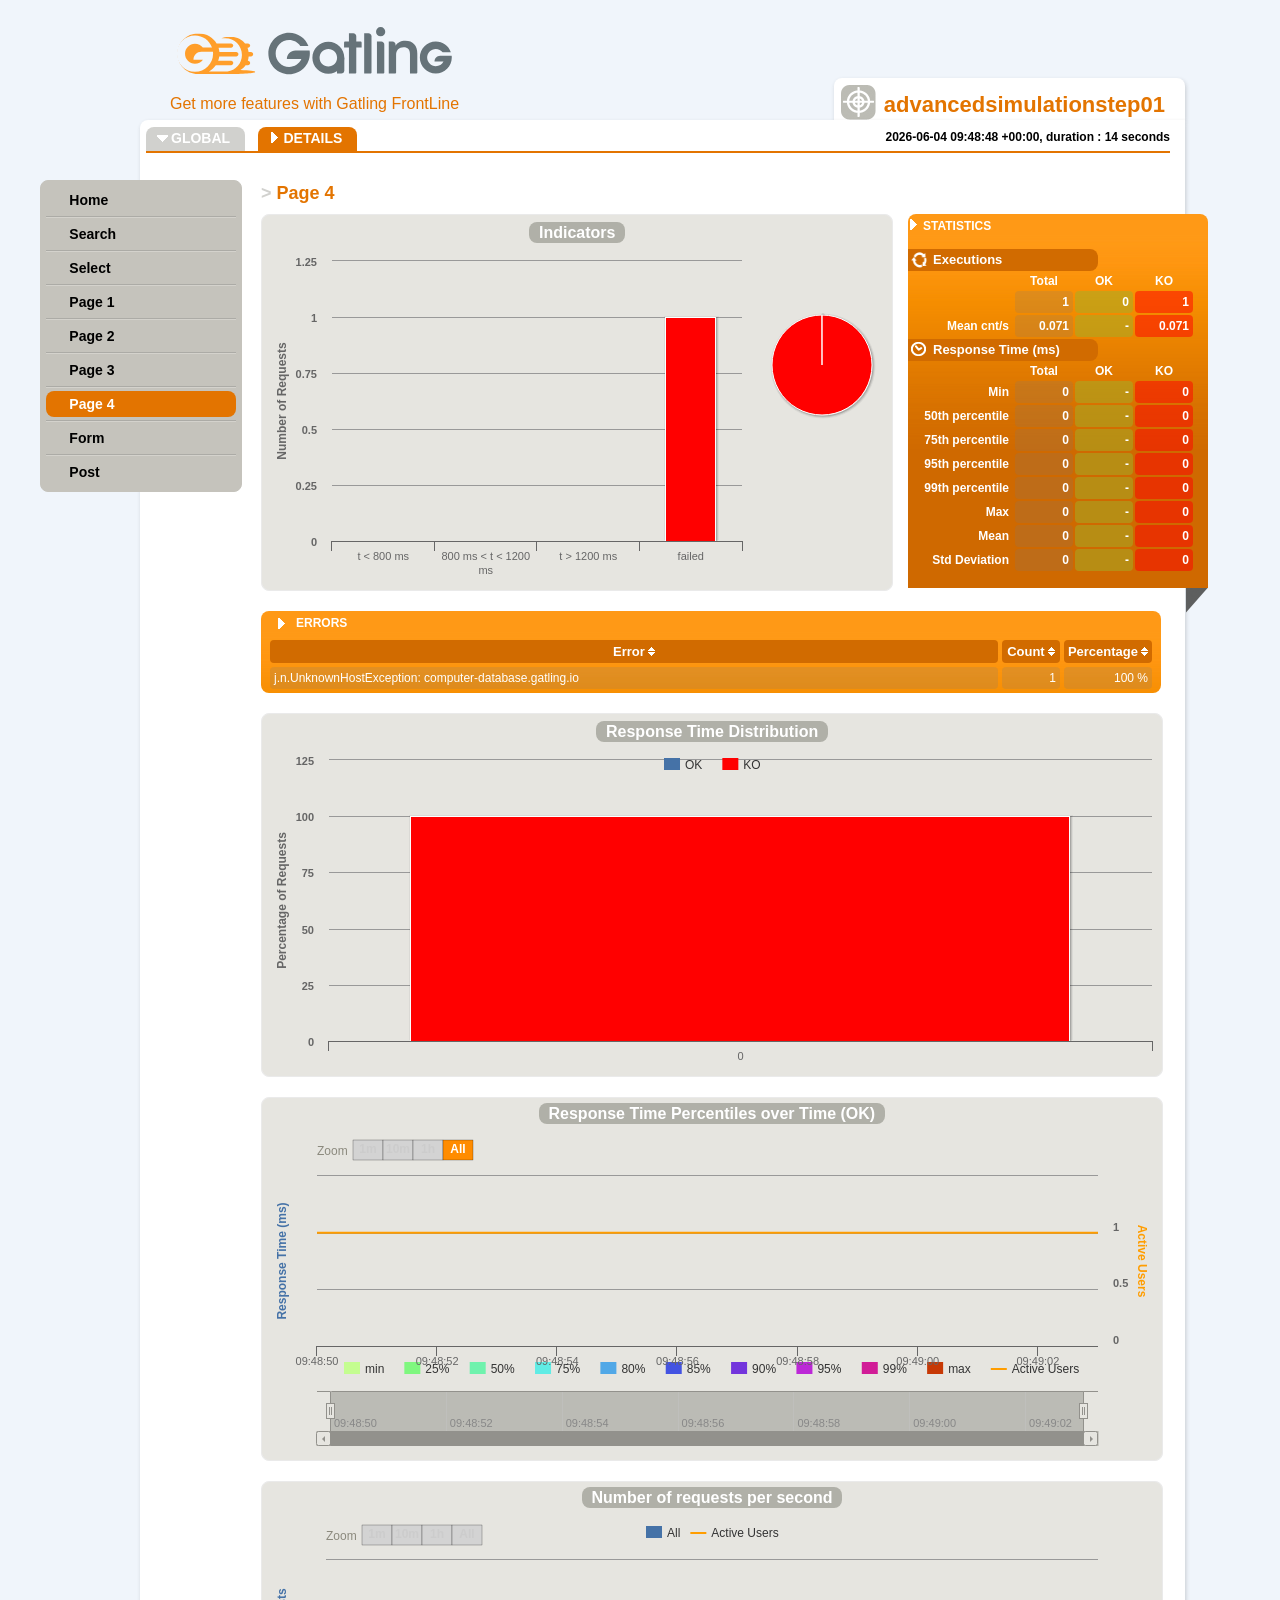
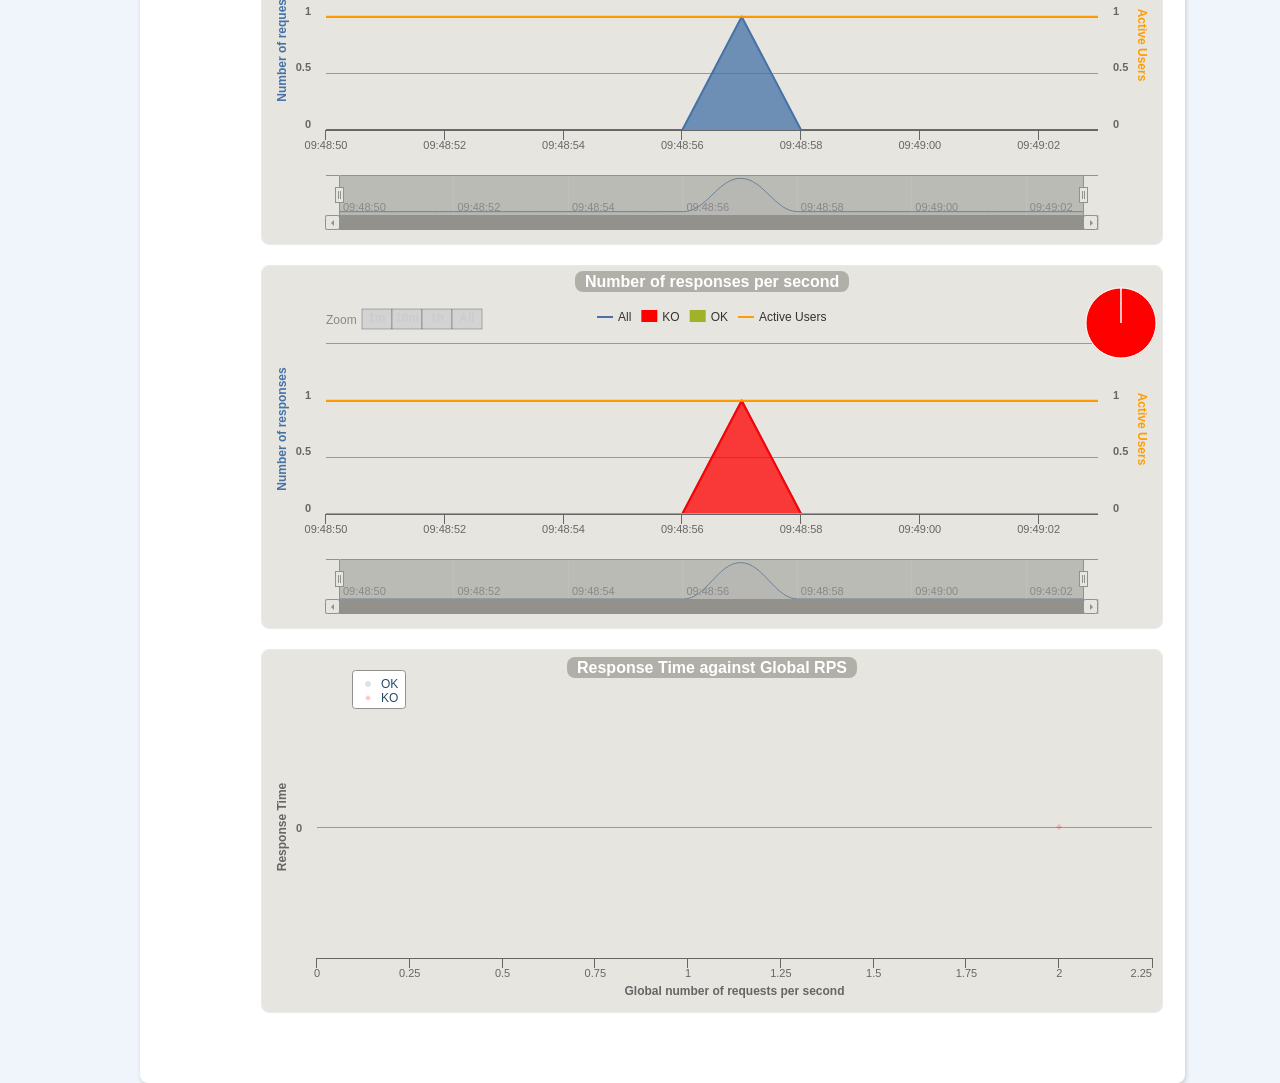
<file: gatling-results/advancedsimulationstep01-20260604094848128/req_page-4-badfc.html>
<!DOCTYPE html>
<html>
<head>
<meta charset="UTF-8">
<link rel="shortcut icon" type="image/x-icon" href="style/favicon.ico"/>
<link href="style/style.css" rel="stylesheet" type="text/css" />
<link href="style/bootstrap.min.css" rel="stylesheet" type="text/css" />
<script type="text/javascript" src="js/jquery.min.js"></script>
<script type="text/javascript" src="js/bootstrap.min.js"></script>
<script type="text/javascript" src="js/gatling.js"></script>
<script type="text/javascript" src="js/moment.min.js"></script>
<script type="text/javascript" src="js/menu.js"></script>
<script type="text/javascript" src="js/all_sessions.js"></script>
<script type="text/javascript" src="js/stats.js"></script>
<script type="text/javascript" src="js/highstock.js"></script>
<script type="text/javascript" src="js/highcharts-more.js"></script>
<script type="text/javascript" src="js/theme.js"></script>
<script type="text/javascript" src="js/unpack.js"></script>
<title>Gatling Stats - Page 4</title>
</head>
<body>
<div class="frise"></div>
<div class="container details">
    <div class="head">
        <a class="logo" href="https://gatling.io" target="blank_" title="Gatling Home Page"><img alt="Gatling" src="style/logo.svg"/></a>
        <div class="frontline"><a href="https://gatling.io/gatling-frontline/?report" target="_blank">Get more features with Gatling FrontLine</a></div>
    </div>
    <div class="main">
        <div class="cadre">
                <div class="onglet">
                    <img src="style/cible.png" />
                    <p><span>advancedsimulationstep01</span></p>
                </div>
                <div class="content">
                    <div class="sous-menu">
                        <div class="item "><a href="index.html">GLOBAL</a></div>
                        <div class="item ouvert"><a id="details_link" href="#">DETAILS</a></div>
                        <script type="text/javascript">
                          var timestamp = 1780566528128;
                          var runStartHumanDate = moment(timestamp).format("YYYY-MM-DD HH:mm:ss Z");
                          document.writeln("<p class='sim_desc' title='"+ runStartHumanDate +", duration : 14 seconds' data-content=''>");
                          document.writeln("<b>" + runStartHumanDate + ", duration : 14 seconds </b>");
                          document.writeln("</p>");
                        </script>
                    </div>
                    <div class="content-in">
                        <h1><span>> </span>Page 4</h1>
                        <div class="article">
                            
                        <div class="infos">
                            <div class="infos-in">
	                        <div class="infos-title">STATISTICS</div>
                                <div class="repli"></div>                               
                                <div class="info">
                                    <h2 class="first">Executions</h2>
                                    <table>
                                        <thead>
                                            <tr><th></th><th>Total</th><th>OK</th><th>KO</th></tr>
                                        </thead>
                                        <tbody>
                                            <tr>
                                                <td class="title"></td>
                                                <td id="numberOfRequests" class="total"></td>
                                                <td id="numberOfRequestsOK" class="ok"></td>
                                                <td id="numberOfRequestsKO" class="ko"></td>
                                            </tr>
                                            <tr>
                                                <td class="title">Mean cnt/s</td>
                                                <td id="meanNumberOfRequestsPerSecond" class="total"></td>
                                                <td id="meanNumberOfRequestsPerSecondOK" class="ok"></td>
                                                <td id="meanNumberOfRequestsPerSecondKO" class="ko"></td>
                                            </tr>
                                        </tbody>
                                    </table>
                                    <h2 class="second">Response Time (ms)</h2>
                                    <table>
                                        <thead>
                                            <tr>
                                                <th></th>
                                                <th>Total</th>
                                                <th>OK</th>
                                                <th>KO</th>
                                            </tr>
                                        </thead>
                                        <tbody>
                                            <tr>
                                                <td class="title">Min</td>
                                                <td id="minResponseTime" class="total"></td>
                                                <td id="minResponseTimeOK" class="ok"></td>
                                                <td id="minResponseTimeKO" class="ko"></td>
                                            </tr>
                                            <tr>
                                                <td class="title">50th percentile</td>
                                                <td id="percentiles1" class="total"></td>
                                                <td id="percentiles1OK" class="ok"></td>
                                                <td id="percentiles1KO" class="ko"></td>
                                            </tr>
                                            <tr>
                                                <td class="title">75th percentile</td>
                                                <td id="percentiles2" class="total"></td>
                                                <td id="percentiles2OK" class="ok"></td>
                                                <td id="percentiles2KO" class="ko"></td>
                                            </tr>
                                            <tr>
                                                <td class="title">95th percentile</td>
                                                <td id="percentiles3" class="total"></td>
                                                <td id="percentiles3OK" class="ok"></td>
                                                <td id="percentiles3KO" class="ko"></td>
                                            </tr>
                                            <tr>
                                                <td class="title">99th percentile</td>
                                                <td id="percentiles4" class="total"></td>
                                                <td id="percentiles4OK" class="ok"></td>
                                                <td id="percentiles4KO" class="ko"></td>
                                            </tr>
                                            <tr>
                                                <td class="title">Max</td>
                                                <td id="maxResponseTime" class="total"></td>
                                                <td id="maxResponseTimeOK" class="ok"></td>
                                                <td id="maxResponseTimeKO" class="ko"></td>
                                            </tr>
                                            <tr>
                                                <td class="title">Mean</td>
                                                <td id="meanResponseTime" class="total"></td>
                                                <td id="meanResponseTimeOK" class="ok"></td>
                                                <td id="meanResponseTimeKO" class="ko"></td>
                                            </tr>
                                            <tr>
                                                <td class="title">Std Deviation</td>
                                                <td id="standardDeviation" class="total"></td>
                                                <td id="standardDeviationOK" class="ok"></td>
                                                <td id="standardDeviationKO" class="ko"></td>
                                            </tr>
                                        </tbody>
                                    </table>
                                </div>
                            </div>
                        </div>

            <div class="schema demi">
              <div id="container_indicators" class="demi"></div>
            </div>
<div class="statistics extensible-geant collapsed">
    <div class="title">
        <div class="title_collapsed" style="cursor: auto;">ERRORS</div>
    </div>
    <table id="container_errors" class="statistics-in extensible-geant">
        <thead>
            <tr>
                <th id="error-col-1" class="header sortable"><span>Error</span></th>
                <th id="error-col-2" class="header sortable"><span>Count</span></th>
                <th id="error-col-3" class="header sortable"><span>Percentage</span></th>
            </tr>
        </thead>
		<tbody>
		    
		    <tr>
		    	<td class="error-col-1 total">j.n.UnknownHostException: computer-database.gatling.io<span class="value" style="display:none">0</span></td>
		    	<td class="value error-col-2 total">1</td>
		    	<td class="value error-col-3 total">100 %</td>
		    </tr>
		</tbody>
    </table>
</div>

            <div class="schema geant">
              <div id="container_distrib" class="geant"></div>
            </div>

            <div class="schema geant">
              <div id="container" class="geant"></div>
            </div>

            <div class="schema geant">
              <a name="requests"></a>
                <div id="container_requests" class="geant"></div>
            </div>

            <div class="schema geant">
              <a name="responses"></a>
                <div id="container_responses" class="geant"></div>
            </div>

            <div class="schema geant">
              <div id="container_response_time_dispersion" class="geant"></div>
            </div>

                        </div>
                    </div>
                </div>
        </div>
    </div>
    <div class="nav">
        <ul></ul>
    </div>
</div>
<script type="text/javascript">
    var pageStats = stats.contents['req_page-4-badfc'].stats;
    $(document).ready(function() {
        $('.sim_desc').popover({trigger:'hover', placement:'bottom'});
        setDetailsLinkUrl();
        setDetailsMenu();
        setActiveMenu();
        fillStats(pageStats);
        
Highcharts.setOptions({
  global: { useUTC: false }
});

var indicatorsChart = new Highcharts.Chart({
  chart: {
    renderTo: 'container_indicators',
    marginRight: 150
  },
  credits: { enabled: false },
  legend: { enabled: false },
  title: { text: 'A title to let highcharts reserve the place for the title set later' },
  xAxis: {
    categories: [
      pageStats.group1.name,
      pageStats.group2.name,
      pageStats.group3.name,
      pageStats.group4.name
    ]
  },
  yAxis: {
    title: { text: 'Number of Requests' }
  },
  tooltip: {
    formatter: function() {
      var s;
      if (this.point.name) { // the pie chart
        s = ''+ this.point.name +': '+ this.y +'% requests';
      } else {
        s = ''+ this.y + ' requests';
      }
      return s;
    }
  },
  plotOptions: {
    series: {
      stacking: 'normal',
      shadow: true
    }
  },
  series: [
    {
      type: 'column',
      data: [{
      	color: '#A0B228',
      	y: pageStats.group1.count
      },
      {
      	color: '#FFDD00',
      	y: pageStats.group2.count
      },
      {
      	color: '#FF9D00',
      	y: pageStats.group3.count
      },
      {
      	color: '#FF0000',
      	y: pageStats.group4.count
      }]
    },
    {
      type: 'pie',
      name: 'Percentages',
      data: [
        {
          name: pageStats.group1.name,
          y: pageStats.group1.percentage,
          color: '#A0B228'
        },
        {
          name: pageStats.group2.name,
          y: pageStats.group2.percentage,
          color: '#FFDD00'
        },
        {
          name: pageStats.group3.name,
          y: pageStats.group3.percentage,
          color: '#FF9D00'
        },
        {
          name: pageStats.group4.name,
          y: pageStats.group4.percentage,
          color: '#FF0000'
        }
      ],
      center: [470, 85],
      size: 100,
      showInLegend: false,
      dataLabels: { enabled: false }
    }
  ]
});

indicatorsChart.setTitle({
  text: '<span class="chart_title">Indicators</span>',
  useHTML: true
});

	    $('#container_errors').sortable('#container_errors');
    
var responseTimeDistributionChart = new Highcharts.Chart({
  chart: {
    renderTo: 'container_distrib',
    type: 'column'
  },
  credits: {
    enabled: false
  },
  legend: {
    enabled: true,
    floating: true,
    y: -285,
    borderWidth: 0,
    itemStyle: {
      fontWeight: "normal"
    }
  },
  title: {
    text: 'A title to let highcharts reserve the place for the title set later'
  },
  xAxis: {
    categories: ['0'],
    tickInterval: 20
  },
  yAxis: {
    min: 0,
    title: {
      text: 'Percentage of Requests'
    }
  },
  tooltip: {
    formatter: function() {
      return '<b>'+ this.x +' ms</b><br/>'+
      this.series.name +': '+ this.y +' %<br/>'+
      'Total: '+ this.point.stackTotal + ' %';
    }
  },
  plotOptions: {
    series: {
      groupPadding: 0,
      stacking: 'normal',
      shadow: true
    }
  },
  series: [
  	{
type: 'column',
color: '#4572A7',
name: 'OK',
data: [
  
],
tooltip: { yDecimals: 0, ySuffix: 'ms' }
},
  	{
type: 'column',
color: '#FF0000',
name: 'KO',
data: [
  100.0
],
tooltip: { yDecimals: 0, ySuffix: 'ms' }
}
  ]
});

responseTimeDistributionChart.setTitle({
  text: '<span class="chart_title">Response Time Distribution</span>',
  useHTML: true
});

var responseTimePercentiles = unpack([[1780566530,null],[1780566531,null],[1780566532,null],[1780566533,null],[1780566534,null],[1780566535,null],[1780566536,null],[1780566537,null],[1780566538,null],[1780566539,null],[1780566540,null],[1780566541,null],[1780566542,null],[1780566543,null]]);

var responseTimeChart = new Highcharts.StockChart({
  chart: {
    renderTo: 'container',
    zoomType: 'x'
  },
  colors: ['#C4FD90', '#7FF77F', '#6FF2AD', '#60ECE5', '#51A8E7', '#4353E2', '#7335DC', '#BC28D7', '#D11C97', '#C73905', 'Orange'],
  credits: { enabled: false },
  legend: {
    enabled: true,
    floating: true,
    y: -65,
    borderWidth: 0,
    itemStyle: { fontWeight: "normal" }
  },
  title: { text: 'A title to let highcharts reserve the place for the title set later' },
  navigator: { baseSeries: 9 },
  rangeSelector: {
    rangeSelector: { align: "left" },
    buttonSpacing: 0,
    buttonTheme: {
      fill: 'LightGrey',
      padding: 1,
      stroke: 'Black',
      'stroke-width': 0.25,
      style: {
        color: 'Black',
        fontWeight: 'bold',
      },
      states: {
        stroke: 'Black',
        'stroke-width': 0.25,
        hover: {
          fill: 'DarkGrey',
          style: { color: 'black' }
        },
        select: {
          fill: 'DarkOrange',
          style: { color: 'white' }
        }
      }
    },
    buttons : [
      {
        type : 'minute',
        count : 1,
        text : '1m'
      }, {
        type : 'minute',
        count : 10,
        text : '10m'
      }, {
        type : 'hour',
        count : 1,
        text : '1h'
      }, {
        type : 'all',
        count : 1,
        text : 'All'
      }
    ],
    selected : 3,
    inputEnabled : false
  },
  xAxis: {
    type: 'datetime',
    ordinal: false,
    maxZoom: 10000 // three days
  },
  yAxis:[
    {
      min: 0,
      title: {
        text: 'Response Time (ms)',
        style: { color: '#4572A7' }
      },
      opposite: false
    }, {
      min: 0,
      title: {
        text: 'Active Users',
        style: { color: '#FF9D00' }
      },
      opposite: true
    }
  ],
  plotOptions: {
    arearange: { lineWidth: 1 },
    series: {
      dataGrouping: { enabled: false }
    }
  },
  series: [
  
    
         {
pointInterval: 1000,
name: 'min',
data: responseTimePercentiles[0],
tooltip: { yDecimals: 0, ySuffix: 'ms' },
type : 'area',
yAxis: 0,
zIndex: 10
},
         {
pointInterval: 1000,
name: '25%',
data: responseTimePercentiles[1],
tooltip: { yDecimals: 0, ySuffix: 'ms' },
type : 'area',
yAxis: 0,
zIndex: 9
},
         {
pointInterval: 1000,
name: '50%',
data: responseTimePercentiles[2],
tooltip: { yDecimals: 0, ySuffix: 'ms' },
type : 'area',
yAxis: 0,
zIndex: 8
},
         {
pointInterval: 1000,
name: '75%',
data: responseTimePercentiles[3],
tooltip: { yDecimals: 0, ySuffix: 'ms' },
type : 'area',
yAxis: 0,
zIndex: 7
},
         {
pointInterval: 1000,
name: '80%',
data: responseTimePercentiles[4],
tooltip: { yDecimals: 0, ySuffix: 'ms' },
type : 'area',
yAxis: 0,
zIndex: 6
},
         {
pointInterval: 1000,
name: '85%',
data: responseTimePercentiles[5],
tooltip: { yDecimals: 0, ySuffix: 'ms' },
type : 'area',
yAxis: 0,
zIndex: 5
},
         {
pointInterval: 1000,
name: '90%',
data: responseTimePercentiles[6],
tooltip: { yDecimals: 0, ySuffix: 'ms' },
type : 'area',
yAxis: 0,
zIndex: 4
},
         {
pointInterval: 1000,
name: '95%',
data: responseTimePercentiles[7],
tooltip: { yDecimals: 0, ySuffix: 'ms' },
type : 'area',
yAxis: 0,
zIndex: 3
},
         {
pointInterval: 1000,
name: '99%',
data: responseTimePercentiles[8],
tooltip: { yDecimals: 0, ySuffix: 'ms' },
type : 'area',
yAxis: 0,
zIndex: 2
},
         {
pointInterval: 1000,
name: 'max',
data: responseTimePercentiles[9],
tooltip: { yDecimals: 0, ySuffix: 'ms' },
type : 'area',
yAxis: 0,
zIndex: 1
},
  allUsersData
  ]
});

responseTimeChart.setTitle({
  text: '<span class="chart_title chart_title_">Response Time Percentiles over Time (OK)</span>',
  useHTML: true
});

var container_requests = unpack([[1780566530,[0,0, 0]],[1780566531,[0,0, 0]],[1780566532,[0,0, 0]],[1780566533,[0,0, 0]],[1780566534,[0,0, 0]],[1780566535,[0,0, 0]],[1780566536,[0,0, 0]],[1780566537,[1,1, 0]],[1780566538,[0,0, 0]],[1780566539,[0,0, 0]],[1780566540,[0,0, 0]],[1780566541,[0,0, 0]],[1780566542,[0,0, 0]],[1780566543,[0,0, 0]]]);

var requestsChart = new Highcharts.StockChart({
  chart: {
    renderTo: 'container_requests',
    zoomType: 'x'
  },
  credits: { enabled: false },
  legend: {
    enabled: true,
    floating: true,
    itemDistance: 10,
    y: -285,
    borderWidth: 0,
    itemStyle: { fontWeight: "normal" }
  },
  title: { text: 'A title to let highcharts reserve the place for the title set later' },
  rangeSelector: {
    buttonSpacing: 0,
    buttonTheme: {
      fill: 'LightGrey',
      padding: 1,
      stroke: 'Black',
      'stroke-width': 0.25,
      style: {
        color: 'Black',
        fontWeight: 'bold',
      },
      states: {
        stroke: 'Black',
        'stroke-width': 0.25,
        hover: {
          fill: 'DarkGrey',
          style: { color: 'black' }
         },
         select: {
          fill: 'DarkOrange',
          style: { color: 'white' }
        }
      }
    },
    buttons : [
      {
        type : 'minute',
        count : 1,
        text : '1m'
      }, {
        type : 'minute',
        count : 10,
        text : '10m'
      }, {
        type : 'hour',
        count : 1,
        text : '1h'
      }, {
        type : 'all',
        count : 1,
        text : 'All'
      }
    ],
    selected : 3,
    inputEnabled : false
  },
  plotOptions: {
    series: {
      dataGrouping: { enabled: false }
    },
    area: {
      stacking: 'normal'
    }
  },
  xAxis: {
    type: 'datetime',
    ordinal: false,
    maxZoom: 10000 // three days
  },
  yAxis:[
    {
      min: 0,
      title: {
        text: 'Number of requests',
        style: { color: '#4572A7' }
      },
      opposite: false
    }, {
      min: 0,
      title: {
        text: 'Active Users',
        style: { color: '#FF9D00' }
      },
      opposite: true
    }
  ],
  series: [
    {
color: '#4572A7',
name: 'All',
data: container_requests[0],
tooltip: { yDecimals: 0, ySuffix: '', valueDecimals: 0 }
,type: 'area'},
    allUsersData
  ]
});

requestsChart.setTitle({
  text: '<span class="chart_title">Number of requests per second</span>',
  useHTML: true
});

var container_responses = unpack([[1780566530,[0,0, 0]],[1780566531,[0,0, 0]],[1780566532,[0,0, 0]],[1780566533,[0,0, 0]],[1780566534,[0,0, 0]],[1780566535,[0,0, 0]],[1780566536,[0,0, 0]],[1780566537,[1,1, 0]],[1780566538,[0,0, 0]],[1780566539,[0,0, 0]],[1780566540,[0,0, 0]],[1780566541,[0,0, 0]],[1780566542,[0,0, 0]],[1780566543,[0,0, 0]]]);

var requestsChart = new Highcharts.StockChart({
  chart: {
    renderTo: 'container_responses',
    zoomType: 'x'
  },
  credits: { enabled: false },
  legend: {
    enabled: true,
    floating: true,
    itemDistance: 10,
    y: -285,
    borderWidth: 0,
    itemStyle: { fontWeight: "normal" }
  },
  title: { text: 'A title to let highcharts reserve the place for the title set later' },
  rangeSelector: {
    buttonSpacing: 0,
    buttonTheme: {
      fill: 'LightGrey',
      padding: 1,
      stroke: 'Black',
      'stroke-width': 0.25,
      style: {
        color: 'Black',
        fontWeight: 'bold',
      },
      states: {
        stroke: 'Black',
        'stroke-width': 0.25,
        hover: {
          fill: 'DarkGrey',
          style: { color: 'black' }
         },
         select: {
          fill: 'DarkOrange',
          style: { color: 'white' }
        }
      }
    },
    buttons : [
      {
        type : 'minute',
        count : 1,
        text : '1m'
      }, {
        type : 'minute',
        count : 10,
        text : '10m'
      }, {
        type : 'hour',
        count : 1,
        text : '1h'
      }, {
        type : 'all',
        count : 1,
        text : 'All'
      }
    ],
    selected : 3,
    inputEnabled : false
  },
  plotOptions: {
    series: {
      dataGrouping: { enabled: false }
    },
    area: {
      stacking: 'normal'
    }
  },
  xAxis: {
    type: 'datetime',
    ordinal: false,
    maxZoom: 10000 // three days
  },
  yAxis:[
    {
      min: 0,
      title: {
        text: 'Number of responses',
        style: { color: '#4572A7' }
      },
      opposite: false
    }, {
      min: 0,
      title: {
        text: 'Active Users',
        style: { color: '#FF9D00' }
      },
      opposite: true
    }
  ],
  series: [
    {
color: '#4572A7',
name: 'All',
data: container_responses[0],
tooltip: { yDecimals: 0, ySuffix: '', valueDecimals: 0 }
},
{
color: '#FF0000',
name: 'KO',
data: container_responses[1],
tooltip: { yDecimals: 0, ySuffix: '', valueDecimals: 0 }
,type: 'area'},
{
color: '#A0B228',
name: 'OK',
data: container_responses[2],
tooltip: { yDecimals: 0, ySuffix: '', valueDecimals: 0 }
,type: 'area'},
    allUsersData,
{
  
type: 'pie',
name: 'Distribution',
data: [
  {name: 'OK', y: 0.0, color: '#A0B228'},{name: 'KO', y: 1.0, color: '#FF0000'}
],
center: [775, -40],
size: 70,
showInLegend: false,
dataLabels: { enabled: false },
dataGrouping: { enabled: false }

}

  ]
});

requestsChart.setTitle({
  text: '<span class="chart_title">Number of responses per second</span>',
  useHTML: true
});

var scatterChart = new Highcharts.Chart({
  chart: {
    renderTo: 'container_response_time_dispersion', 
    defaultSeriesType: 'scatter',
    zoomType: 'xy'
  },
  credits: { enabled: false },
  xAxis: {
    title: {
      enabled: true,
      text: 'Global number of requests per second',
      style: { fontWeight: 'bold' }
    },
    startOnTick: true,
    endOnTick: true,
    showLastLabel: true,
    min: 0
  },
  title: { text: 'A title to let highcharts reserve the place for the title set later' },
  yAxis: {
    min: 0,
    title: { text: 'Response Time' }
  },
  tooltip: {
    formatter: function() {
         return ''+ this.y +' ms at ' + this.x + ' allreq/s';
    }
  },
  legend: {
    layout: 'vertical',
    align: 'left',
    verticalAlign: 'top',
    x: 80,
    y: 10,
    floating: true,
    backgroundColor: '#FFFFFF',
    borderWidth: 1,
    borderRadius: 3,
    itemStyle: {
      fontWeight: "normal",
      color: "#274B6D"
    }
  },
  plotOptions: {
    scatter: {
      marker: {
        radius: 3,
        states: {
          hover: {
            enabled: true,
            lineColor: 'rgb(100,100,100)'
          }
        }
      },
      states: {
        hover: {
          marker: { enabled: false }
        }
      }
    }
  },
  series: [
	  {
type: 'scatter',
color: 'rgba(69, 114, 167, .2)',
name: 'OK',
data: [
[]
]},
	  {
type: 'scatter',
color: 'rgba(255, 0, 0, .2)',
name: 'KO',
data: [
[2,0]
]}
	]
});

scatterChart.setTitle({
  text: '<span class="chart_title">Response Time against Global RPS</span>',
  useHTML: true
});

    });
</script>
</body>
</html>
</file>
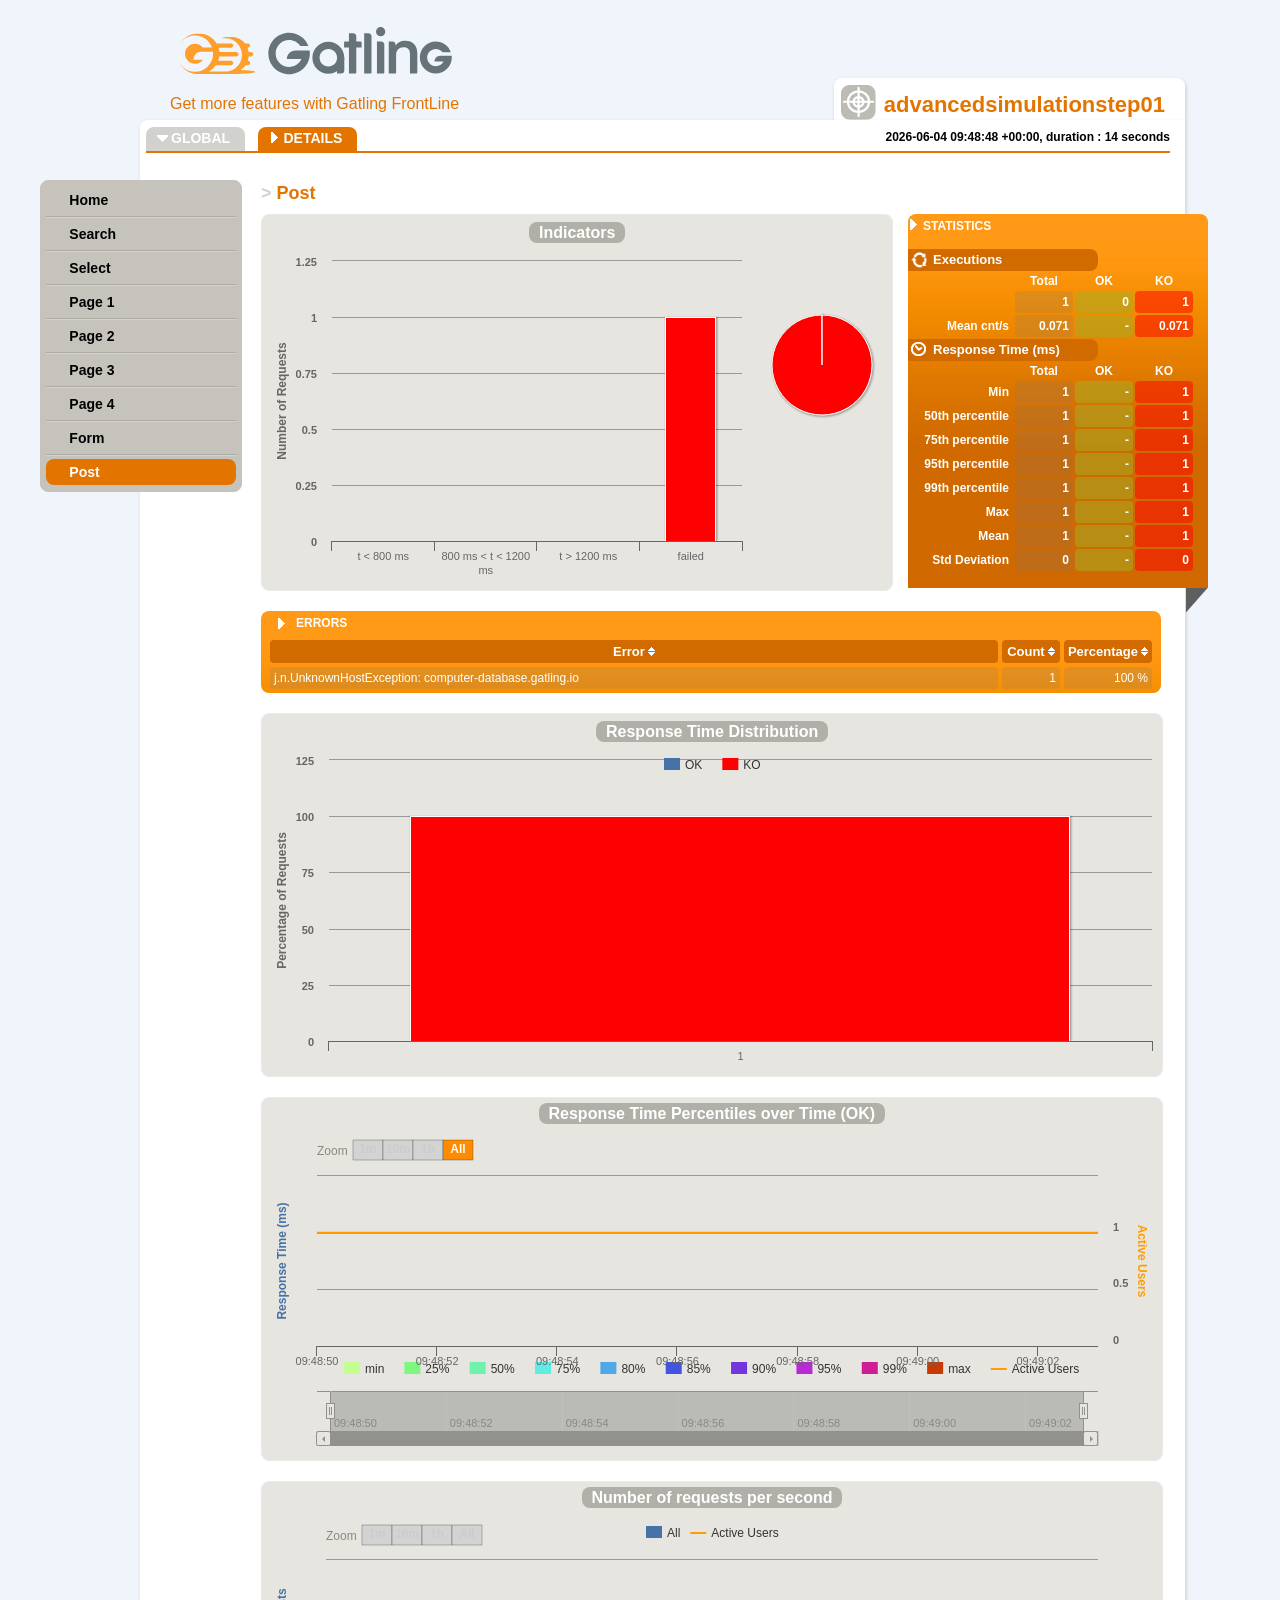
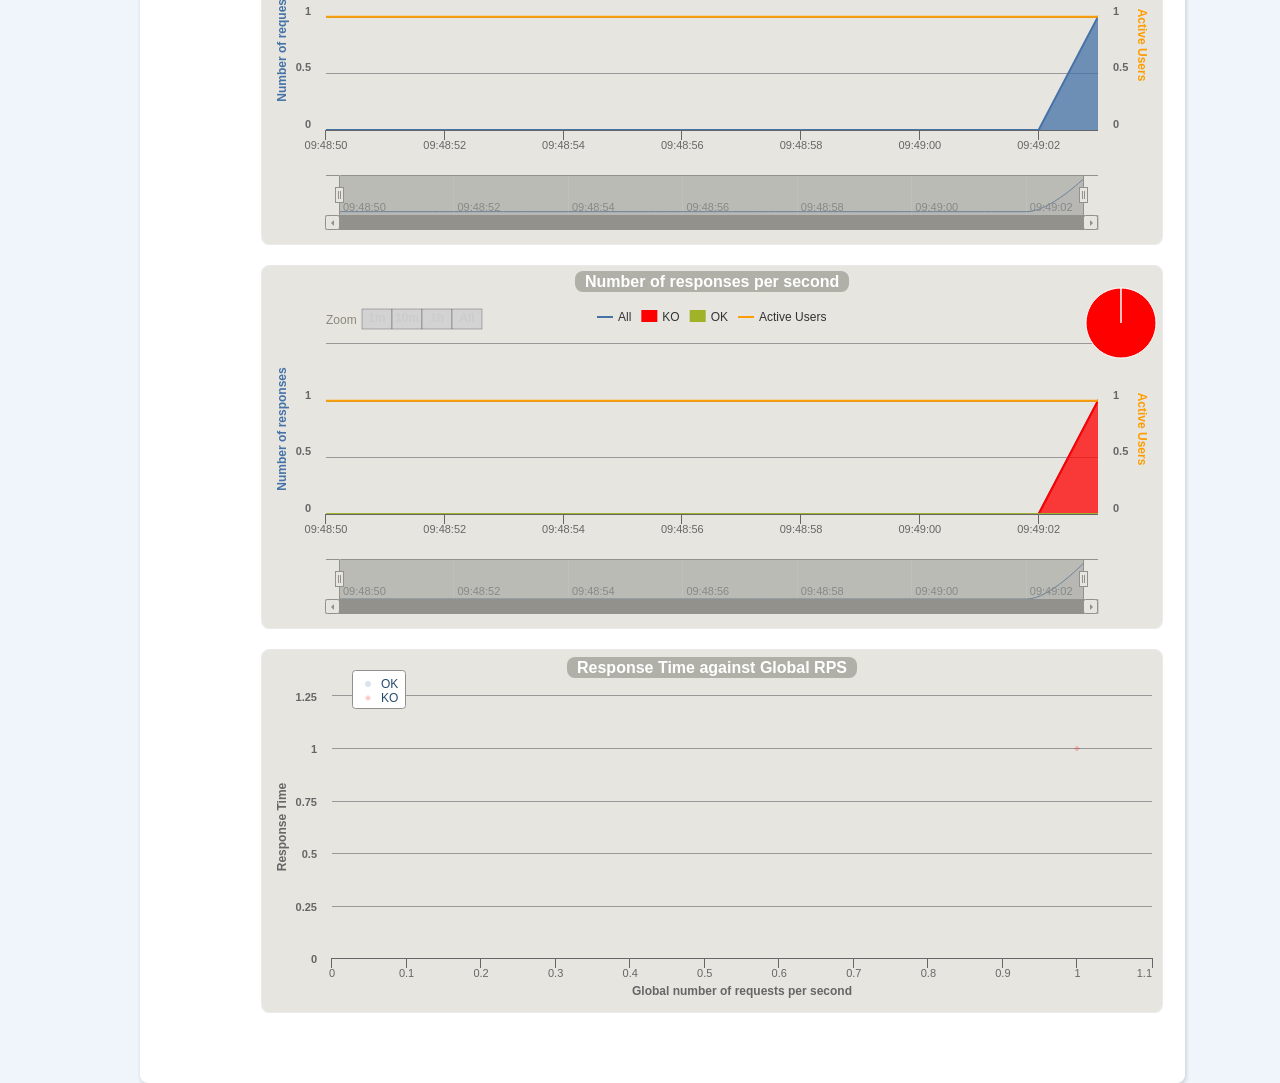
<file: gatling-results/advancedsimulationstep01-20260604094848128/req_post-03d94.html>
<!DOCTYPE html>
<html>
<head>
<meta charset="UTF-8">
<link rel="shortcut icon" type="image/x-icon" href="style/favicon.ico"/>
<link href="style/style.css" rel="stylesheet" type="text/css" />
<link href="style/bootstrap.min.css" rel="stylesheet" type="text/css" />
<script type="text/javascript" src="js/jquery.min.js"></script>
<script type="text/javascript" src="js/bootstrap.min.js"></script>
<script type="text/javascript" src="js/gatling.js"></script>
<script type="text/javascript" src="js/moment.min.js"></script>
<script type="text/javascript" src="js/menu.js"></script>
<script type="text/javascript" src="js/all_sessions.js"></script>
<script type="text/javascript" src="js/stats.js"></script>
<script type="text/javascript" src="js/highstock.js"></script>
<script type="text/javascript" src="js/highcharts-more.js"></script>
<script type="text/javascript" src="js/theme.js"></script>
<script type="text/javascript" src="js/unpack.js"></script>
<title>Gatling Stats - Post</title>
</head>
<body>
<div class="frise"></div>
<div class="container details">
    <div class="head">
        <a class="logo" href="https://gatling.io" target="blank_" title="Gatling Home Page"><img alt="Gatling" src="style/logo.svg"/></a>
        <div class="frontline"><a href="https://gatling.io/gatling-frontline/?report" target="_blank">Get more features with Gatling FrontLine</a></div>
    </div>
    <div class="main">
        <div class="cadre">
                <div class="onglet">
                    <img src="style/cible.png" />
                    <p><span>advancedsimulationstep01</span></p>
                </div>
                <div class="content">
                    <div class="sous-menu">
                        <div class="item "><a href="index.html">GLOBAL</a></div>
                        <div class="item ouvert"><a id="details_link" href="#">DETAILS</a></div>
                        <script type="text/javascript">
                          var timestamp = 1780566528128;
                          var runStartHumanDate = moment(timestamp).format("YYYY-MM-DD HH:mm:ss Z");
                          document.writeln("<p class='sim_desc' title='"+ runStartHumanDate +", duration : 14 seconds' data-content=''>");
                          document.writeln("<b>" + runStartHumanDate + ", duration : 14 seconds </b>");
                          document.writeln("</p>");
                        </script>
                    </div>
                    <div class="content-in">
                        <h1><span>> </span>Post</h1>
                        <div class="article">
                            
                        <div class="infos">
                            <div class="infos-in">
	                        <div class="infos-title">STATISTICS</div>
                                <div class="repli"></div>                               
                                <div class="info">
                                    <h2 class="first">Executions</h2>
                                    <table>
                                        <thead>
                                            <tr><th></th><th>Total</th><th>OK</th><th>KO</th></tr>
                                        </thead>
                                        <tbody>
                                            <tr>
                                                <td class="title"></td>
                                                <td id="numberOfRequests" class="total"></td>
                                                <td id="numberOfRequestsOK" class="ok"></td>
                                                <td id="numberOfRequestsKO" class="ko"></td>
                                            </tr>
                                            <tr>
                                                <td class="title">Mean cnt/s</td>
                                                <td id="meanNumberOfRequestsPerSecond" class="total"></td>
                                                <td id="meanNumberOfRequestsPerSecondOK" class="ok"></td>
                                                <td id="meanNumberOfRequestsPerSecondKO" class="ko"></td>
                                            </tr>
                                        </tbody>
                                    </table>
                                    <h2 class="second">Response Time (ms)</h2>
                                    <table>
                                        <thead>
                                            <tr>
                                                <th></th>
                                                <th>Total</th>
                                                <th>OK</th>
                                                <th>KO</th>
                                            </tr>
                                        </thead>
                                        <tbody>
                                            <tr>
                                                <td class="title">Min</td>
                                                <td id="minResponseTime" class="total"></td>
                                                <td id="minResponseTimeOK" class="ok"></td>
                                                <td id="minResponseTimeKO" class="ko"></td>
                                            </tr>
                                            <tr>
                                                <td class="title">50th percentile</td>
                                                <td id="percentiles1" class="total"></td>
                                                <td id="percentiles1OK" class="ok"></td>
                                                <td id="percentiles1KO" class="ko"></td>
                                            </tr>
                                            <tr>
                                                <td class="title">75th percentile</td>
                                                <td id="percentiles2" class="total"></td>
                                                <td id="percentiles2OK" class="ok"></td>
                                                <td id="percentiles2KO" class="ko"></td>
                                            </tr>
                                            <tr>
                                                <td class="title">95th percentile</td>
                                                <td id="percentiles3" class="total"></td>
                                                <td id="percentiles3OK" class="ok"></td>
                                                <td id="percentiles3KO" class="ko"></td>
                                            </tr>
                                            <tr>
                                                <td class="title">99th percentile</td>
                                                <td id="percentiles4" class="total"></td>
                                                <td id="percentiles4OK" class="ok"></td>
                                                <td id="percentiles4KO" class="ko"></td>
                                            </tr>
                                            <tr>
                                                <td class="title">Max</td>
                                                <td id="maxResponseTime" class="total"></td>
                                                <td id="maxResponseTimeOK" class="ok"></td>
                                                <td id="maxResponseTimeKO" class="ko"></td>
                                            </tr>
                                            <tr>
                                                <td class="title">Mean</td>
                                                <td id="meanResponseTime" class="total"></td>
                                                <td id="meanResponseTimeOK" class="ok"></td>
                                                <td id="meanResponseTimeKO" class="ko"></td>
                                            </tr>
                                            <tr>
                                                <td class="title">Std Deviation</td>
                                                <td id="standardDeviation" class="total"></td>
                                                <td id="standardDeviationOK" class="ok"></td>
                                                <td id="standardDeviationKO" class="ko"></td>
                                            </tr>
                                        </tbody>
                                    </table>
                                </div>
                            </div>
                        </div>

            <div class="schema demi">
              <div id="container_indicators" class="demi"></div>
            </div>
<div class="statistics extensible-geant collapsed">
    <div class="title">
        <div class="title_collapsed" style="cursor: auto;">ERRORS</div>
    </div>
    <table id="container_errors" class="statistics-in extensible-geant">
        <thead>
            <tr>
                <th id="error-col-1" class="header sortable"><span>Error</span></th>
                <th id="error-col-2" class="header sortable"><span>Count</span></th>
                <th id="error-col-3" class="header sortable"><span>Percentage</span></th>
            </tr>
        </thead>
		<tbody>
		    
		    <tr>
		    	<td class="error-col-1 total">j.n.UnknownHostException: computer-database.gatling.io<span class="value" style="display:none">0</span></td>
		    	<td class="value error-col-2 total">1</td>
		    	<td class="value error-col-3 total">100 %</td>
		    </tr>
		</tbody>
    </table>
</div>

            <div class="schema geant">
              <div id="container_distrib" class="geant"></div>
            </div>

            <div class="schema geant">
              <div id="container" class="geant"></div>
            </div>

            <div class="schema geant">
              <a name="requests"></a>
                <div id="container_requests" class="geant"></div>
            </div>

            <div class="schema geant">
              <a name="responses"></a>
                <div id="container_responses" class="geant"></div>
            </div>

            <div class="schema geant">
              <div id="container_response_time_dispersion" class="geant"></div>
            </div>

                        </div>
                    </div>
                </div>
        </div>
    </div>
    <div class="nav">
        <ul></ul>
    </div>
</div>
<script type="text/javascript">
    var pageStats = stats.contents['req_post-03d94'].stats;
    $(document).ready(function() {
        $('.sim_desc').popover({trigger:'hover', placement:'bottom'});
        setDetailsLinkUrl();
        setDetailsMenu();
        setActiveMenu();
        fillStats(pageStats);
        
Highcharts.setOptions({
  global: { useUTC: false }
});

var indicatorsChart = new Highcharts.Chart({
  chart: {
    renderTo: 'container_indicators',
    marginRight: 150
  },
  credits: { enabled: false },
  legend: { enabled: false },
  title: { text: 'A title to let highcharts reserve the place for the title set later' },
  xAxis: {
    categories: [
      pageStats.group1.name,
      pageStats.group2.name,
      pageStats.group3.name,
      pageStats.group4.name
    ]
  },
  yAxis: {
    title: { text: 'Number of Requests' }
  },
  tooltip: {
    formatter: function() {
      var s;
      if (this.point.name) { // the pie chart
        s = ''+ this.point.name +': '+ this.y +'% requests';
      } else {
        s = ''+ this.y + ' requests';
      }
      return s;
    }
  },
  plotOptions: {
    series: {
      stacking: 'normal',
      shadow: true
    }
  },
  series: [
    {
      type: 'column',
      data: [{
      	color: '#A0B228',
      	y: pageStats.group1.count
      },
      {
      	color: '#FFDD00',
      	y: pageStats.group2.count
      },
      {
      	color: '#FF9D00',
      	y: pageStats.group3.count
      },
      {
      	color: '#FF0000',
      	y: pageStats.group4.count
      }]
    },
    {
      type: 'pie',
      name: 'Percentages',
      data: [
        {
          name: pageStats.group1.name,
          y: pageStats.group1.percentage,
          color: '#A0B228'
        },
        {
          name: pageStats.group2.name,
          y: pageStats.group2.percentage,
          color: '#FFDD00'
        },
        {
          name: pageStats.group3.name,
          y: pageStats.group3.percentage,
          color: '#FF9D00'
        },
        {
          name: pageStats.group4.name,
          y: pageStats.group4.percentage,
          color: '#FF0000'
        }
      ],
      center: [470, 85],
      size: 100,
      showInLegend: false,
      dataLabels: { enabled: false }
    }
  ]
});

indicatorsChart.setTitle({
  text: '<span class="chart_title">Indicators</span>',
  useHTML: true
});

	    $('#container_errors').sortable('#container_errors');
    
var responseTimeDistributionChart = new Highcharts.Chart({
  chart: {
    renderTo: 'container_distrib',
    type: 'column'
  },
  credits: {
    enabled: false
  },
  legend: {
    enabled: true,
    floating: true,
    y: -285,
    borderWidth: 0,
    itemStyle: {
      fontWeight: "normal"
    }
  },
  title: {
    text: 'A title to let highcharts reserve the place for the title set later'
  },
  xAxis: {
    categories: ['1'],
    tickInterval: 20
  },
  yAxis: {
    min: 0,
    title: {
      text: 'Percentage of Requests'
    }
  },
  tooltip: {
    formatter: function() {
      return '<b>'+ this.x +' ms</b><br/>'+
      this.series.name +': '+ this.y +' %<br/>'+
      'Total: '+ this.point.stackTotal + ' %';
    }
  },
  plotOptions: {
    series: {
      groupPadding: 0,
      stacking: 'normal',
      shadow: true
    }
  },
  series: [
  	{
type: 'column',
color: '#4572A7',
name: 'OK',
data: [
  
],
tooltip: { yDecimals: 0, ySuffix: 'ms' }
},
  	{
type: 'column',
color: '#FF0000',
name: 'KO',
data: [
  100.0
],
tooltip: { yDecimals: 0, ySuffix: 'ms' }
}
  ]
});

responseTimeDistributionChart.setTitle({
  text: '<span class="chart_title">Response Time Distribution</span>',
  useHTML: true
});

var responseTimePercentiles = unpack([[1780566530,null],[1780566531,null],[1780566532,null],[1780566533,null],[1780566534,null],[1780566535,null],[1780566536,null],[1780566537,null],[1780566538,null],[1780566539,null],[1780566540,null],[1780566541,null],[1780566542,null],[1780566543,null]]);

var responseTimeChart = new Highcharts.StockChart({
  chart: {
    renderTo: 'container',
    zoomType: 'x'
  },
  colors: ['#C4FD90', '#7FF77F', '#6FF2AD', '#60ECE5', '#51A8E7', '#4353E2', '#7335DC', '#BC28D7', '#D11C97', '#C73905', 'Orange'],
  credits: { enabled: false },
  legend: {
    enabled: true,
    floating: true,
    y: -65,
    borderWidth: 0,
    itemStyle: { fontWeight: "normal" }
  },
  title: { text: 'A title to let highcharts reserve the place for the title set later' },
  navigator: { baseSeries: 9 },
  rangeSelector: {
    rangeSelector: { align: "left" },
    buttonSpacing: 0,
    buttonTheme: {
      fill: 'LightGrey',
      padding: 1,
      stroke: 'Black',
      'stroke-width': 0.25,
      style: {
        color: 'Black',
        fontWeight: 'bold',
      },
      states: {
        stroke: 'Black',
        'stroke-width': 0.25,
        hover: {
          fill: 'DarkGrey',
          style: { color: 'black' }
        },
        select: {
          fill: 'DarkOrange',
          style: { color: 'white' }
        }
      }
    },
    buttons : [
      {
        type : 'minute',
        count : 1,
        text : '1m'
      }, {
        type : 'minute',
        count : 10,
        text : '10m'
      }, {
        type : 'hour',
        count : 1,
        text : '1h'
      }, {
        type : 'all',
        count : 1,
        text : 'All'
      }
    ],
    selected : 3,
    inputEnabled : false
  },
  xAxis: {
    type: 'datetime',
    ordinal: false,
    maxZoom: 10000 // three days
  },
  yAxis:[
    {
      min: 0,
      title: {
        text: 'Response Time (ms)',
        style: { color: '#4572A7' }
      },
      opposite: false
    }, {
      min: 0,
      title: {
        text: 'Active Users',
        style: { color: '#FF9D00' }
      },
      opposite: true
    }
  ],
  plotOptions: {
    arearange: { lineWidth: 1 },
    series: {
      dataGrouping: { enabled: false }
    }
  },
  series: [
  
    
         {
pointInterval: 1000,
name: 'min',
data: responseTimePercentiles[0],
tooltip: { yDecimals: 0, ySuffix: 'ms' },
type : 'area',
yAxis: 0,
zIndex: 10
},
         {
pointInterval: 1000,
name: '25%',
data: responseTimePercentiles[1],
tooltip: { yDecimals: 0, ySuffix: 'ms' },
type : 'area',
yAxis: 0,
zIndex: 9
},
         {
pointInterval: 1000,
name: '50%',
data: responseTimePercentiles[2],
tooltip: { yDecimals: 0, ySuffix: 'ms' },
type : 'area',
yAxis: 0,
zIndex: 8
},
         {
pointInterval: 1000,
name: '75%',
data: responseTimePercentiles[3],
tooltip: { yDecimals: 0, ySuffix: 'ms' },
type : 'area',
yAxis: 0,
zIndex: 7
},
         {
pointInterval: 1000,
name: '80%',
data: responseTimePercentiles[4],
tooltip: { yDecimals: 0, ySuffix: 'ms' },
type : 'area',
yAxis: 0,
zIndex: 6
},
         {
pointInterval: 1000,
name: '85%',
data: responseTimePercentiles[5],
tooltip: { yDecimals: 0, ySuffix: 'ms' },
type : 'area',
yAxis: 0,
zIndex: 5
},
         {
pointInterval: 1000,
name: '90%',
data: responseTimePercentiles[6],
tooltip: { yDecimals: 0, ySuffix: 'ms' },
type : 'area',
yAxis: 0,
zIndex: 4
},
         {
pointInterval: 1000,
name: '95%',
data: responseTimePercentiles[7],
tooltip: { yDecimals: 0, ySuffix: 'ms' },
type : 'area',
yAxis: 0,
zIndex: 3
},
         {
pointInterval: 1000,
name: '99%',
data: responseTimePercentiles[8],
tooltip: { yDecimals: 0, ySuffix: 'ms' },
type : 'area',
yAxis: 0,
zIndex: 2
},
         {
pointInterval: 1000,
name: 'max',
data: responseTimePercentiles[9],
tooltip: { yDecimals: 0, ySuffix: 'ms' },
type : 'area',
yAxis: 0,
zIndex: 1
},
  allUsersData
  ]
});

responseTimeChart.setTitle({
  text: '<span class="chart_title chart_title_">Response Time Percentiles over Time (OK)</span>',
  useHTML: true
});

var container_requests = unpack([[1780566530,[0,0, 0]],[1780566531,[0,0, 0]],[1780566532,[0,0, 0]],[1780566533,[0,0, 0]],[1780566534,[0,0, 0]],[1780566535,[0,0, 0]],[1780566536,[0,0, 0]],[1780566537,[0,0, 0]],[1780566538,[0,0, 0]],[1780566539,[0,0, 0]],[1780566540,[0,0, 0]],[1780566541,[0,0, 0]],[1780566542,[0,0, 0]],[1780566543,[1,1, 0]]]);

var requestsChart = new Highcharts.StockChart({
  chart: {
    renderTo: 'container_requests',
    zoomType: 'x'
  },
  credits: { enabled: false },
  legend: {
    enabled: true,
    floating: true,
    itemDistance: 10,
    y: -285,
    borderWidth: 0,
    itemStyle: { fontWeight: "normal" }
  },
  title: { text: 'A title to let highcharts reserve the place for the title set later' },
  rangeSelector: {
    buttonSpacing: 0,
    buttonTheme: {
      fill: 'LightGrey',
      padding: 1,
      stroke: 'Black',
      'stroke-width': 0.25,
      style: {
        color: 'Black',
        fontWeight: 'bold',
      },
      states: {
        stroke: 'Black',
        'stroke-width': 0.25,
        hover: {
          fill: 'DarkGrey',
          style: { color: 'black' }
         },
         select: {
          fill: 'DarkOrange',
          style: { color: 'white' }
        }
      }
    },
    buttons : [
      {
        type : 'minute',
        count : 1,
        text : '1m'
      }, {
        type : 'minute',
        count : 10,
        text : '10m'
      }, {
        type : 'hour',
        count : 1,
        text : '1h'
      }, {
        type : 'all',
        count : 1,
        text : 'All'
      }
    ],
    selected : 3,
    inputEnabled : false
  },
  plotOptions: {
    series: {
      dataGrouping: { enabled: false }
    },
    area: {
      stacking: 'normal'
    }
  },
  xAxis: {
    type: 'datetime',
    ordinal: false,
    maxZoom: 10000 // three days
  },
  yAxis:[
    {
      min: 0,
      title: {
        text: 'Number of requests',
        style: { color: '#4572A7' }
      },
      opposite: false
    }, {
      min: 0,
      title: {
        text: 'Active Users',
        style: { color: '#FF9D00' }
      },
      opposite: true
    }
  ],
  series: [
    {
color: '#4572A7',
name: 'All',
data: container_requests[0],
tooltip: { yDecimals: 0, ySuffix: '', valueDecimals: 0 }
,type: 'area'},
    allUsersData
  ]
});

requestsChart.setTitle({
  text: '<span class="chart_title">Number of requests per second</span>',
  useHTML: true
});

var container_responses = unpack([[1780566530,[0,0, 0]],[1780566531,[0,0, 0]],[1780566532,[0,0, 0]],[1780566533,[0,0, 0]],[1780566534,[0,0, 0]],[1780566535,[0,0, 0]],[1780566536,[0,0, 0]],[1780566537,[0,0, 0]],[1780566538,[0,0, 0]],[1780566539,[0,0, 0]],[1780566540,[0,0, 0]],[1780566541,[0,0, 0]],[1780566542,[0,0, 0]],[1780566543,[1,1, 0]]]);

var requestsChart = new Highcharts.StockChart({
  chart: {
    renderTo: 'container_responses',
    zoomType: 'x'
  },
  credits: { enabled: false },
  legend: {
    enabled: true,
    floating: true,
    itemDistance: 10,
    y: -285,
    borderWidth: 0,
    itemStyle: { fontWeight: "normal" }
  },
  title: { text: 'A title to let highcharts reserve the place for the title set later' },
  rangeSelector: {
    buttonSpacing: 0,
    buttonTheme: {
      fill: 'LightGrey',
      padding: 1,
      stroke: 'Black',
      'stroke-width': 0.25,
      style: {
        color: 'Black',
        fontWeight: 'bold',
      },
      states: {
        stroke: 'Black',
        'stroke-width': 0.25,
        hover: {
          fill: 'DarkGrey',
          style: { color: 'black' }
         },
         select: {
          fill: 'DarkOrange',
          style: { color: 'white' }
        }
      }
    },
    buttons : [
      {
        type : 'minute',
        count : 1,
        text : '1m'
      }, {
        type : 'minute',
        count : 10,
        text : '10m'
      }, {
        type : 'hour',
        count : 1,
        text : '1h'
      }, {
        type : 'all',
        count : 1,
        text : 'All'
      }
    ],
    selected : 3,
    inputEnabled : false
  },
  plotOptions: {
    series: {
      dataGrouping: { enabled: false }
    },
    area: {
      stacking: 'normal'
    }
  },
  xAxis: {
    type: 'datetime',
    ordinal: false,
    maxZoom: 10000 // three days
  },
  yAxis:[
    {
      min: 0,
      title: {
        text: 'Number of responses',
        style: { color: '#4572A7' }
      },
      opposite: false
    }, {
      min: 0,
      title: {
        text: 'Active Users',
        style: { color: '#FF9D00' }
      },
      opposite: true
    }
  ],
  series: [
    {
color: '#4572A7',
name: 'All',
data: container_responses[0],
tooltip: { yDecimals: 0, ySuffix: '', valueDecimals: 0 }
},
{
color: '#FF0000',
name: 'KO',
data: container_responses[1],
tooltip: { yDecimals: 0, ySuffix: '', valueDecimals: 0 }
,type: 'area'},
{
color: '#A0B228',
name: 'OK',
data: container_responses[2],
tooltip: { yDecimals: 0, ySuffix: '', valueDecimals: 0 }
,type: 'area'},
    allUsersData,
{
  
type: 'pie',
name: 'Distribution',
data: [
  {name: 'OK', y: 0.0, color: '#A0B228'},{name: 'KO', y: 1.0, color: '#FF0000'}
],
center: [775, -40],
size: 70,
showInLegend: false,
dataLabels: { enabled: false },
dataGrouping: { enabled: false }

}

  ]
});

requestsChart.setTitle({
  text: '<span class="chart_title">Number of responses per second</span>',
  useHTML: true
});

var scatterChart = new Highcharts.Chart({
  chart: {
    renderTo: 'container_response_time_dispersion', 
    defaultSeriesType: 'scatter',
    zoomType: 'xy'
  },
  credits: { enabled: false },
  xAxis: {
    title: {
      enabled: true,
      text: 'Global number of requests per second',
      style: { fontWeight: 'bold' }
    },
    startOnTick: true,
    endOnTick: true,
    showLastLabel: true,
    min: 0
  },
  title: { text: 'A title to let highcharts reserve the place for the title set later' },
  yAxis: {
    min: 0,
    title: { text: 'Response Time' }
  },
  tooltip: {
    formatter: function() {
         return ''+ this.y +' ms at ' + this.x + ' allreq/s';
    }
  },
  legend: {
    layout: 'vertical',
    align: 'left',
    verticalAlign: 'top',
    x: 80,
    y: 10,
    floating: true,
    backgroundColor: '#FFFFFF',
    borderWidth: 1,
    borderRadius: 3,
    itemStyle: {
      fontWeight: "normal",
      color: "#274B6D"
    }
  },
  plotOptions: {
    scatter: {
      marker: {
        radius: 3,
        states: {
          hover: {
            enabled: true,
            lineColor: 'rgb(100,100,100)'
          }
        }
      },
      states: {
        hover: {
          marker: { enabled: false }
        }
      }
    }
  },
  series: [
	  {
type: 'scatter',
color: 'rgba(69, 114, 167, .2)',
name: 'OK',
data: [
[]
]},
	  {
type: 'scatter',
color: 'rgba(255, 0, 0, .2)',
name: 'KO',
data: [
[1,1]
]}
	]
});

scatterChart.setTitle({
  text: '<span class="chart_title">Response Time against Global RPS</span>',
  useHTML: true
});

    });
</script>
</body>
</html>
</file>
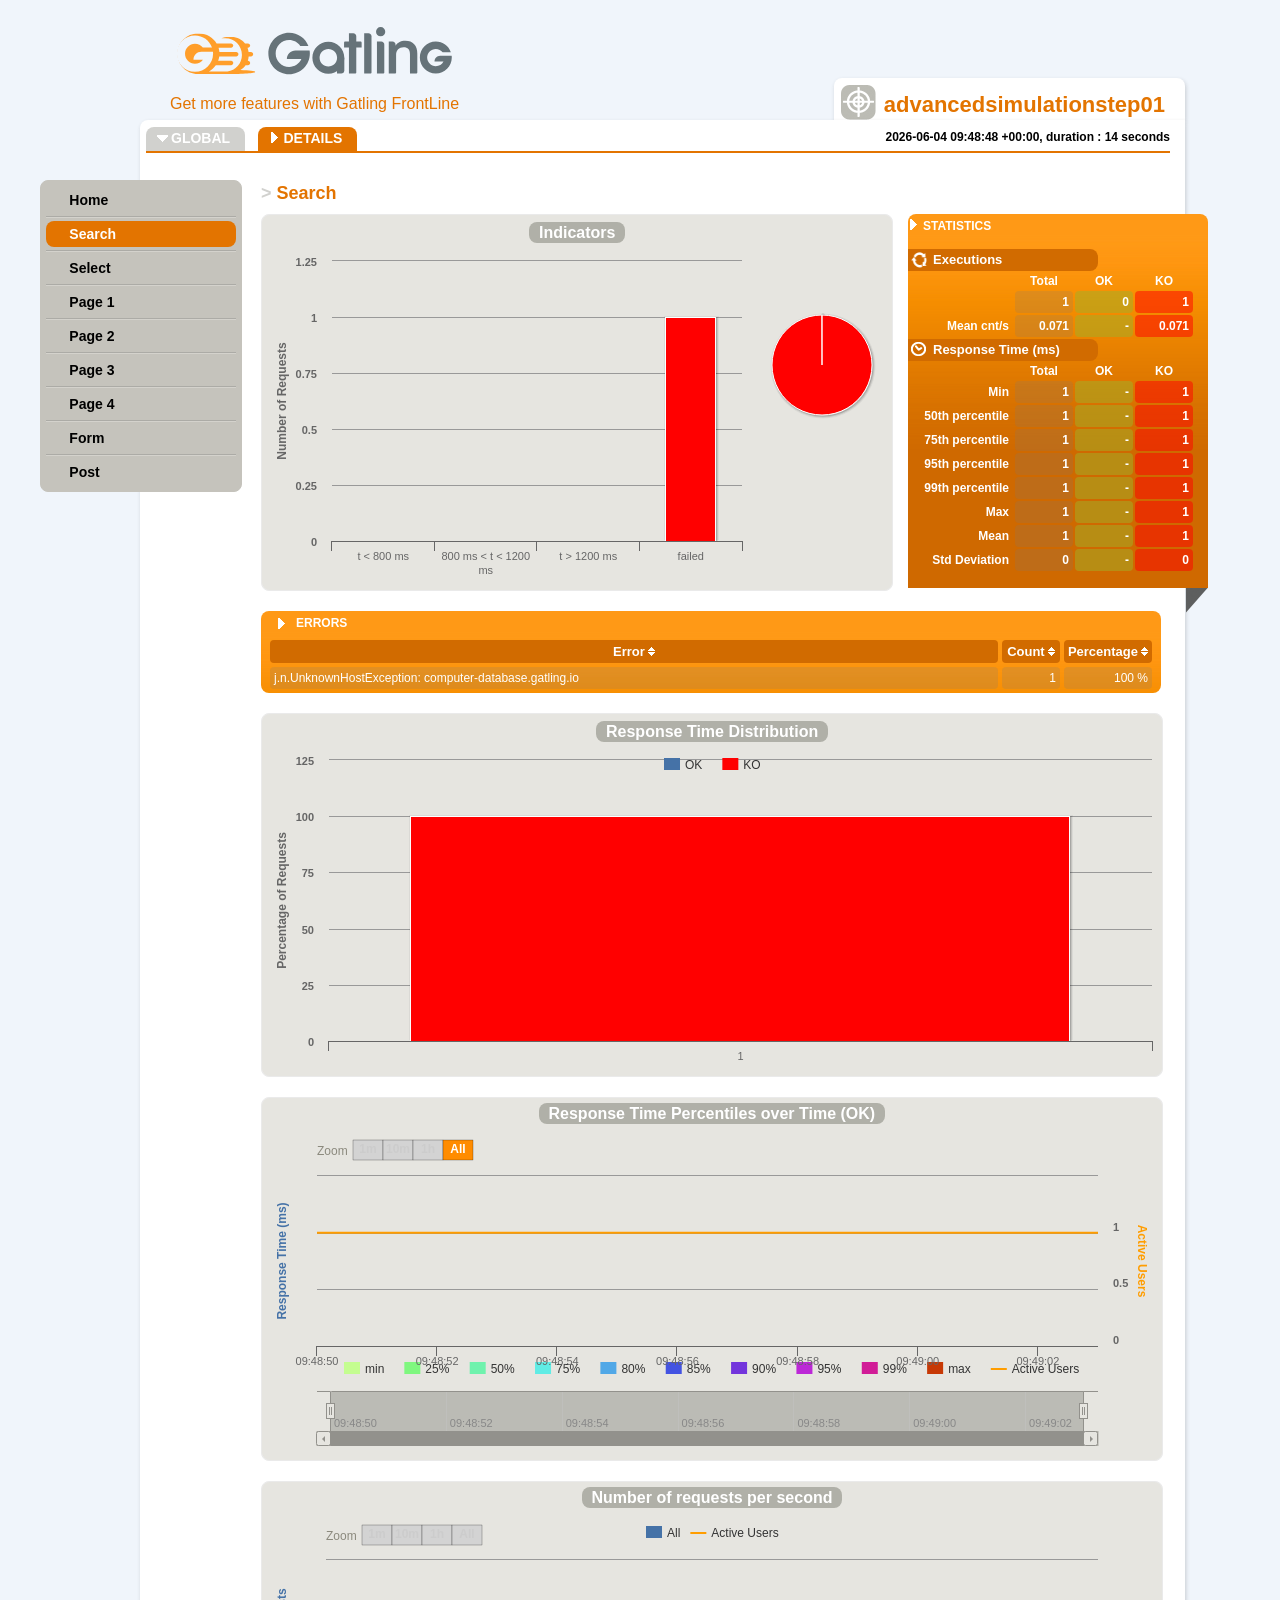
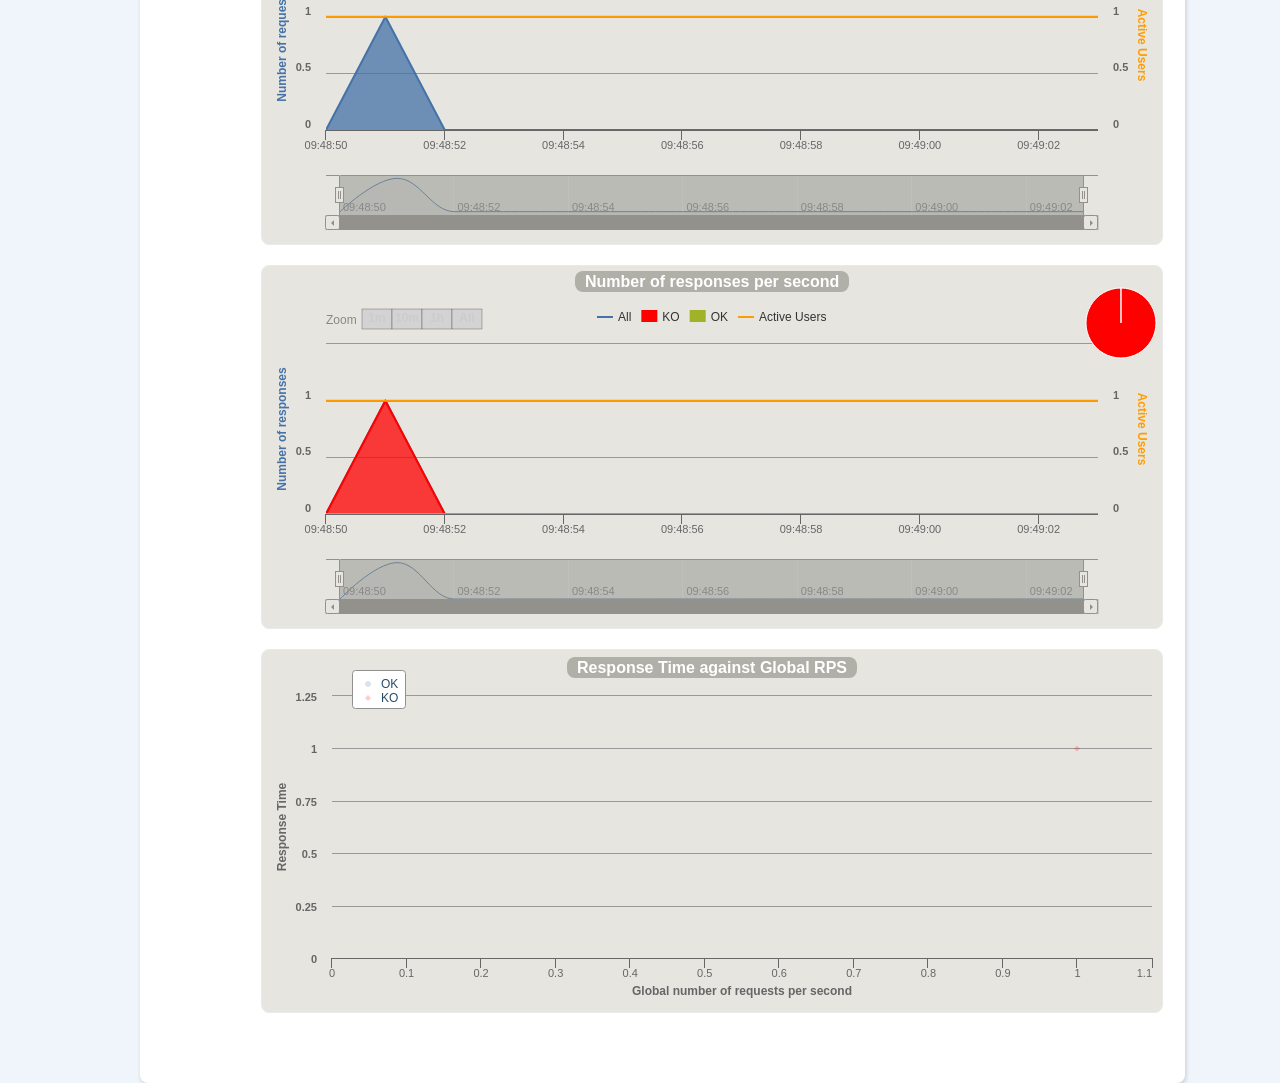
<file: gatling-results/advancedsimulationstep01-20260604094848128/req_search-13348.html>
<!DOCTYPE html>
<html>
<head>
<meta charset="UTF-8">
<link rel="shortcut icon" type="image/x-icon" href="style/favicon.ico"/>
<link href="style/style.css" rel="stylesheet" type="text/css" />
<link href="style/bootstrap.min.css" rel="stylesheet" type="text/css" />
<script type="text/javascript" src="js/jquery.min.js"></script>
<script type="text/javascript" src="js/bootstrap.min.js"></script>
<script type="text/javascript" src="js/gatling.js"></script>
<script type="text/javascript" src="js/moment.min.js"></script>
<script type="text/javascript" src="js/menu.js"></script>
<script type="text/javascript" src="js/all_sessions.js"></script>
<script type="text/javascript" src="js/stats.js"></script>
<script type="text/javascript" src="js/highstock.js"></script>
<script type="text/javascript" src="js/highcharts-more.js"></script>
<script type="text/javascript" src="js/theme.js"></script>
<script type="text/javascript" src="js/unpack.js"></script>
<title>Gatling Stats - Search</title>
</head>
<body>
<div class="frise"></div>
<div class="container details">
    <div class="head">
        <a class="logo" href="https://gatling.io" target="blank_" title="Gatling Home Page"><img alt="Gatling" src="style/logo.svg"/></a>
        <div class="frontline"><a href="https://gatling.io/gatling-frontline/?report" target="_blank">Get more features with Gatling FrontLine</a></div>
    </div>
    <div class="main">
        <div class="cadre">
                <div class="onglet">
                    <img src="style/cible.png" />
                    <p><span>advancedsimulationstep01</span></p>
                </div>
                <div class="content">
                    <div class="sous-menu">
                        <div class="item "><a href="index.html">GLOBAL</a></div>
                        <div class="item ouvert"><a id="details_link" href="#">DETAILS</a></div>
                        <script type="text/javascript">
                          var timestamp = 1780566528128;
                          var runStartHumanDate = moment(timestamp).format("YYYY-MM-DD HH:mm:ss Z");
                          document.writeln("<p class='sim_desc' title='"+ runStartHumanDate +", duration : 14 seconds' data-content=''>");
                          document.writeln("<b>" + runStartHumanDate + ", duration : 14 seconds </b>");
                          document.writeln("</p>");
                        </script>
                    </div>
                    <div class="content-in">
                        <h1><span>> </span>Search</h1>
                        <div class="article">
                            
                        <div class="infos">
                            <div class="infos-in">
	                        <div class="infos-title">STATISTICS</div>
                                <div class="repli"></div>                               
                                <div class="info">
                                    <h2 class="first">Executions</h2>
                                    <table>
                                        <thead>
                                            <tr><th></th><th>Total</th><th>OK</th><th>KO</th></tr>
                                        </thead>
                                        <tbody>
                                            <tr>
                                                <td class="title"></td>
                                                <td id="numberOfRequests" class="total"></td>
                                                <td id="numberOfRequestsOK" class="ok"></td>
                                                <td id="numberOfRequestsKO" class="ko"></td>
                                            </tr>
                                            <tr>
                                                <td class="title">Mean cnt/s</td>
                                                <td id="meanNumberOfRequestsPerSecond" class="total"></td>
                                                <td id="meanNumberOfRequestsPerSecondOK" class="ok"></td>
                                                <td id="meanNumberOfRequestsPerSecondKO" class="ko"></td>
                                            </tr>
                                        </tbody>
                                    </table>
                                    <h2 class="second">Response Time (ms)</h2>
                                    <table>
                                        <thead>
                                            <tr>
                                                <th></th>
                                                <th>Total</th>
                                                <th>OK</th>
                                                <th>KO</th>
                                            </tr>
                                        </thead>
                                        <tbody>
                                            <tr>
                                                <td class="title">Min</td>
                                                <td id="minResponseTime" class="total"></td>
                                                <td id="minResponseTimeOK" class="ok"></td>
                                                <td id="minResponseTimeKO" class="ko"></td>
                                            </tr>
                                            <tr>
                                                <td class="title">50th percentile</td>
                                                <td id="percentiles1" class="total"></td>
                                                <td id="percentiles1OK" class="ok"></td>
                                                <td id="percentiles1KO" class="ko"></td>
                                            </tr>
                                            <tr>
                                                <td class="title">75th percentile</td>
                                                <td id="percentiles2" class="total"></td>
                                                <td id="percentiles2OK" class="ok"></td>
                                                <td id="percentiles2KO" class="ko"></td>
                                            </tr>
                                            <tr>
                                                <td class="title">95th percentile</td>
                                                <td id="percentiles3" class="total"></td>
                                                <td id="percentiles3OK" class="ok"></td>
                                                <td id="percentiles3KO" class="ko"></td>
                                            </tr>
                                            <tr>
                                                <td class="title">99th percentile</td>
                                                <td id="percentiles4" class="total"></td>
                                                <td id="percentiles4OK" class="ok"></td>
                                                <td id="percentiles4KO" class="ko"></td>
                                            </tr>
                                            <tr>
                                                <td class="title">Max</td>
                                                <td id="maxResponseTime" class="total"></td>
                                                <td id="maxResponseTimeOK" class="ok"></td>
                                                <td id="maxResponseTimeKO" class="ko"></td>
                                            </tr>
                                            <tr>
                                                <td class="title">Mean</td>
                                                <td id="meanResponseTime" class="total"></td>
                                                <td id="meanResponseTimeOK" class="ok"></td>
                                                <td id="meanResponseTimeKO" class="ko"></td>
                                            </tr>
                                            <tr>
                                                <td class="title">Std Deviation</td>
                                                <td id="standardDeviation" class="total"></td>
                                                <td id="standardDeviationOK" class="ok"></td>
                                                <td id="standardDeviationKO" class="ko"></td>
                                            </tr>
                                        </tbody>
                                    </table>
                                </div>
                            </div>
                        </div>

            <div class="schema demi">
              <div id="container_indicators" class="demi"></div>
            </div>
<div class="statistics extensible-geant collapsed">
    <div class="title">
        <div class="title_collapsed" style="cursor: auto;">ERRORS</div>
    </div>
    <table id="container_errors" class="statistics-in extensible-geant">
        <thead>
            <tr>
                <th id="error-col-1" class="header sortable"><span>Error</span></th>
                <th id="error-col-2" class="header sortable"><span>Count</span></th>
                <th id="error-col-3" class="header sortable"><span>Percentage</span></th>
            </tr>
        </thead>
		<tbody>
		    
		    <tr>
		    	<td class="error-col-1 total">j.n.UnknownHostException: computer-database.gatling.io<span class="value" style="display:none">0</span></td>
		    	<td class="value error-col-2 total">1</td>
		    	<td class="value error-col-3 total">100 %</td>
		    </tr>
		</tbody>
    </table>
</div>

            <div class="schema geant">
              <div id="container_distrib" class="geant"></div>
            </div>

            <div class="schema geant">
              <div id="container" class="geant"></div>
            </div>

            <div class="schema geant">
              <a name="requests"></a>
                <div id="container_requests" class="geant"></div>
            </div>

            <div class="schema geant">
              <a name="responses"></a>
                <div id="container_responses" class="geant"></div>
            </div>

            <div class="schema geant">
              <div id="container_response_time_dispersion" class="geant"></div>
            </div>

                        </div>
                    </div>
                </div>
        </div>
    </div>
    <div class="nav">
        <ul></ul>
    </div>
</div>
<script type="text/javascript">
    var pageStats = stats.contents['req_search-13348'].stats;
    $(document).ready(function() {
        $('.sim_desc').popover({trigger:'hover', placement:'bottom'});
        setDetailsLinkUrl();
        setDetailsMenu();
        setActiveMenu();
        fillStats(pageStats);
        
Highcharts.setOptions({
  global: { useUTC: false }
});

var indicatorsChart = new Highcharts.Chart({
  chart: {
    renderTo: 'container_indicators',
    marginRight: 150
  },
  credits: { enabled: false },
  legend: { enabled: false },
  title: { text: 'A title to let highcharts reserve the place for the title set later' },
  xAxis: {
    categories: [
      pageStats.group1.name,
      pageStats.group2.name,
      pageStats.group3.name,
      pageStats.group4.name
    ]
  },
  yAxis: {
    title: { text: 'Number of Requests' }
  },
  tooltip: {
    formatter: function() {
      var s;
      if (this.point.name) { // the pie chart
        s = ''+ this.point.name +': '+ this.y +'% requests';
      } else {
        s = ''+ this.y + ' requests';
      }
      return s;
    }
  },
  plotOptions: {
    series: {
      stacking: 'normal',
      shadow: true
    }
  },
  series: [
    {
      type: 'column',
      data: [{
      	color: '#A0B228',
      	y: pageStats.group1.count
      },
      {
      	color: '#FFDD00',
      	y: pageStats.group2.count
      },
      {
      	color: '#FF9D00',
      	y: pageStats.group3.count
      },
      {
      	color: '#FF0000',
      	y: pageStats.group4.count
      }]
    },
    {
      type: 'pie',
      name: 'Percentages',
      data: [
        {
          name: pageStats.group1.name,
          y: pageStats.group1.percentage,
          color: '#A0B228'
        },
        {
          name: pageStats.group2.name,
          y: pageStats.group2.percentage,
          color: '#FFDD00'
        },
        {
          name: pageStats.group3.name,
          y: pageStats.group3.percentage,
          color: '#FF9D00'
        },
        {
          name: pageStats.group4.name,
          y: pageStats.group4.percentage,
          color: '#FF0000'
        }
      ],
      center: [470, 85],
      size: 100,
      showInLegend: false,
      dataLabels: { enabled: false }
    }
  ]
});

indicatorsChart.setTitle({
  text: '<span class="chart_title">Indicators</span>',
  useHTML: true
});

	    $('#container_errors').sortable('#container_errors');
    
var responseTimeDistributionChart = new Highcharts.Chart({
  chart: {
    renderTo: 'container_distrib',
    type: 'column'
  },
  credits: {
    enabled: false
  },
  legend: {
    enabled: true,
    floating: true,
    y: -285,
    borderWidth: 0,
    itemStyle: {
      fontWeight: "normal"
    }
  },
  title: {
    text: 'A title to let highcharts reserve the place for the title set later'
  },
  xAxis: {
    categories: ['1'],
    tickInterval: 20
  },
  yAxis: {
    min: 0,
    title: {
      text: 'Percentage of Requests'
    }
  },
  tooltip: {
    formatter: function() {
      return '<b>'+ this.x +' ms</b><br/>'+
      this.series.name +': '+ this.y +' %<br/>'+
      'Total: '+ this.point.stackTotal + ' %';
    }
  },
  plotOptions: {
    series: {
      groupPadding: 0,
      stacking: 'normal',
      shadow: true
    }
  },
  series: [
  	{
type: 'column',
color: '#4572A7',
name: 'OK',
data: [
  
],
tooltip: { yDecimals: 0, ySuffix: 'ms' }
},
  	{
type: 'column',
color: '#FF0000',
name: 'KO',
data: [
  100.0
],
tooltip: { yDecimals: 0, ySuffix: 'ms' }
}
  ]
});

responseTimeDistributionChart.setTitle({
  text: '<span class="chart_title">Response Time Distribution</span>',
  useHTML: true
});

var responseTimePercentiles = unpack([[1780566530,null],[1780566531,null],[1780566532,null],[1780566533,null],[1780566534,null],[1780566535,null],[1780566536,null],[1780566537,null],[1780566538,null],[1780566539,null],[1780566540,null],[1780566541,null],[1780566542,null],[1780566543,null]]);

var responseTimeChart = new Highcharts.StockChart({
  chart: {
    renderTo: 'container',
    zoomType: 'x'
  },
  colors: ['#C4FD90', '#7FF77F', '#6FF2AD', '#60ECE5', '#51A8E7', '#4353E2', '#7335DC', '#BC28D7', '#D11C97', '#C73905', 'Orange'],
  credits: { enabled: false },
  legend: {
    enabled: true,
    floating: true,
    y: -65,
    borderWidth: 0,
    itemStyle: { fontWeight: "normal" }
  },
  title: { text: 'A title to let highcharts reserve the place for the title set later' },
  navigator: { baseSeries: 9 },
  rangeSelector: {
    rangeSelector: { align: "left" },
    buttonSpacing: 0,
    buttonTheme: {
      fill: 'LightGrey',
      padding: 1,
      stroke: 'Black',
      'stroke-width': 0.25,
      style: {
        color: 'Black',
        fontWeight: 'bold',
      },
      states: {
        stroke: 'Black',
        'stroke-width': 0.25,
        hover: {
          fill: 'DarkGrey',
          style: { color: 'black' }
        },
        select: {
          fill: 'DarkOrange',
          style: { color: 'white' }
        }
      }
    },
    buttons : [
      {
        type : 'minute',
        count : 1,
        text : '1m'
      }, {
        type : 'minute',
        count : 10,
        text : '10m'
      }, {
        type : 'hour',
        count : 1,
        text : '1h'
      }, {
        type : 'all',
        count : 1,
        text : 'All'
      }
    ],
    selected : 3,
    inputEnabled : false
  },
  xAxis: {
    type: 'datetime',
    ordinal: false,
    maxZoom: 10000 // three days
  },
  yAxis:[
    {
      min: 0,
      title: {
        text: 'Response Time (ms)',
        style: { color: '#4572A7' }
      },
      opposite: false
    }, {
      min: 0,
      title: {
        text: 'Active Users',
        style: { color: '#FF9D00' }
      },
      opposite: true
    }
  ],
  plotOptions: {
    arearange: { lineWidth: 1 },
    series: {
      dataGrouping: { enabled: false }
    }
  },
  series: [
  
    
         {
pointInterval: 1000,
name: 'min',
data: responseTimePercentiles[0],
tooltip: { yDecimals: 0, ySuffix: 'ms' },
type : 'area',
yAxis: 0,
zIndex: 10
},
         {
pointInterval: 1000,
name: '25%',
data: responseTimePercentiles[1],
tooltip: { yDecimals: 0, ySuffix: 'ms' },
type : 'area',
yAxis: 0,
zIndex: 9
},
         {
pointInterval: 1000,
name: '50%',
data: responseTimePercentiles[2],
tooltip: { yDecimals: 0, ySuffix: 'ms' },
type : 'area',
yAxis: 0,
zIndex: 8
},
         {
pointInterval: 1000,
name: '75%',
data: responseTimePercentiles[3],
tooltip: { yDecimals: 0, ySuffix: 'ms' },
type : 'area',
yAxis: 0,
zIndex: 7
},
         {
pointInterval: 1000,
name: '80%',
data: responseTimePercentiles[4],
tooltip: { yDecimals: 0, ySuffix: 'ms' },
type : 'area',
yAxis: 0,
zIndex: 6
},
         {
pointInterval: 1000,
name: '85%',
data: responseTimePercentiles[5],
tooltip: { yDecimals: 0, ySuffix: 'ms' },
type : 'area',
yAxis: 0,
zIndex: 5
},
         {
pointInterval: 1000,
name: '90%',
data: responseTimePercentiles[6],
tooltip: { yDecimals: 0, ySuffix: 'ms' },
type : 'area',
yAxis: 0,
zIndex: 4
},
         {
pointInterval: 1000,
name: '95%',
data: responseTimePercentiles[7],
tooltip: { yDecimals: 0, ySuffix: 'ms' },
type : 'area',
yAxis: 0,
zIndex: 3
},
         {
pointInterval: 1000,
name: '99%',
data: responseTimePercentiles[8],
tooltip: { yDecimals: 0, ySuffix: 'ms' },
type : 'area',
yAxis: 0,
zIndex: 2
},
         {
pointInterval: 1000,
name: 'max',
data: responseTimePercentiles[9],
tooltip: { yDecimals: 0, ySuffix: 'ms' },
type : 'area',
yAxis: 0,
zIndex: 1
},
  allUsersData
  ]
});

responseTimeChart.setTitle({
  text: '<span class="chart_title chart_title_">Response Time Percentiles over Time (OK)</span>',
  useHTML: true
});

var container_requests = unpack([[1780566530,[0,0, 0]],[1780566531,[1,1, 0]],[1780566532,[0,0, 0]],[1780566533,[0,0, 0]],[1780566534,[0,0, 0]],[1780566535,[0,0, 0]],[1780566536,[0,0, 0]],[1780566537,[0,0, 0]],[1780566538,[0,0, 0]],[1780566539,[0,0, 0]],[1780566540,[0,0, 0]],[1780566541,[0,0, 0]],[1780566542,[0,0, 0]],[1780566543,[0,0, 0]]]);

var requestsChart = new Highcharts.StockChart({
  chart: {
    renderTo: 'container_requests',
    zoomType: 'x'
  },
  credits: { enabled: false },
  legend: {
    enabled: true,
    floating: true,
    itemDistance: 10,
    y: -285,
    borderWidth: 0,
    itemStyle: { fontWeight: "normal" }
  },
  title: { text: 'A title to let highcharts reserve the place for the title set later' },
  rangeSelector: {
    buttonSpacing: 0,
    buttonTheme: {
      fill: 'LightGrey',
      padding: 1,
      stroke: 'Black',
      'stroke-width': 0.25,
      style: {
        color: 'Black',
        fontWeight: 'bold',
      },
      states: {
        stroke: 'Black',
        'stroke-width': 0.25,
        hover: {
          fill: 'DarkGrey',
          style: { color: 'black' }
         },
         select: {
          fill: 'DarkOrange',
          style: { color: 'white' }
        }
      }
    },
    buttons : [
      {
        type : 'minute',
        count : 1,
        text : '1m'
      }, {
        type : 'minute',
        count : 10,
        text : '10m'
      }, {
        type : 'hour',
        count : 1,
        text : '1h'
      }, {
        type : 'all',
        count : 1,
        text : 'All'
      }
    ],
    selected : 3,
    inputEnabled : false
  },
  plotOptions: {
    series: {
      dataGrouping: { enabled: false }
    },
    area: {
      stacking: 'normal'
    }
  },
  xAxis: {
    type: 'datetime',
    ordinal: false,
    maxZoom: 10000 // three days
  },
  yAxis:[
    {
      min: 0,
      title: {
        text: 'Number of requests',
        style: { color: '#4572A7' }
      },
      opposite: false
    }, {
      min: 0,
      title: {
        text: 'Active Users',
        style: { color: '#FF9D00' }
      },
      opposite: true
    }
  ],
  series: [
    {
color: '#4572A7',
name: 'All',
data: container_requests[0],
tooltip: { yDecimals: 0, ySuffix: '', valueDecimals: 0 }
,type: 'area'},
    allUsersData
  ]
});

requestsChart.setTitle({
  text: '<span class="chart_title">Number of requests per second</span>',
  useHTML: true
});

var container_responses = unpack([[1780566530,[0,0, 0]],[1780566531,[1,1, 0]],[1780566532,[0,0, 0]],[1780566533,[0,0, 0]],[1780566534,[0,0, 0]],[1780566535,[0,0, 0]],[1780566536,[0,0, 0]],[1780566537,[0,0, 0]],[1780566538,[0,0, 0]],[1780566539,[0,0, 0]],[1780566540,[0,0, 0]],[1780566541,[0,0, 0]],[1780566542,[0,0, 0]],[1780566543,[0,0, 0]]]);

var requestsChart = new Highcharts.StockChart({
  chart: {
    renderTo: 'container_responses',
    zoomType: 'x'
  },
  credits: { enabled: false },
  legend: {
    enabled: true,
    floating: true,
    itemDistance: 10,
    y: -285,
    borderWidth: 0,
    itemStyle: { fontWeight: "normal" }
  },
  title: { text: 'A title to let highcharts reserve the place for the title set later' },
  rangeSelector: {
    buttonSpacing: 0,
    buttonTheme: {
      fill: 'LightGrey',
      padding: 1,
      stroke: 'Black',
      'stroke-width': 0.25,
      style: {
        color: 'Black',
        fontWeight: 'bold',
      },
      states: {
        stroke: 'Black',
        'stroke-width': 0.25,
        hover: {
          fill: 'DarkGrey',
          style: { color: 'black' }
         },
         select: {
          fill: 'DarkOrange',
          style: { color: 'white' }
        }
      }
    },
    buttons : [
      {
        type : 'minute',
        count : 1,
        text : '1m'
      }, {
        type : 'minute',
        count : 10,
        text : '10m'
      }, {
        type : 'hour',
        count : 1,
        text : '1h'
      }, {
        type : 'all',
        count : 1,
        text : 'All'
      }
    ],
    selected : 3,
    inputEnabled : false
  },
  plotOptions: {
    series: {
      dataGrouping: { enabled: false }
    },
    area: {
      stacking: 'normal'
    }
  },
  xAxis: {
    type: 'datetime',
    ordinal: false,
    maxZoom: 10000 // three days
  },
  yAxis:[
    {
      min: 0,
      title: {
        text: 'Number of responses',
        style: { color: '#4572A7' }
      },
      opposite: false
    }, {
      min: 0,
      title: {
        text: 'Active Users',
        style: { color: '#FF9D00' }
      },
      opposite: true
    }
  ],
  series: [
    {
color: '#4572A7',
name: 'All',
data: container_responses[0],
tooltip: { yDecimals: 0, ySuffix: '', valueDecimals: 0 }
},
{
color: '#FF0000',
name: 'KO',
data: container_responses[1],
tooltip: { yDecimals: 0, ySuffix: '', valueDecimals: 0 }
,type: 'area'},
{
color: '#A0B228',
name: 'OK',
data: container_responses[2],
tooltip: { yDecimals: 0, ySuffix: '', valueDecimals: 0 }
,type: 'area'},
    allUsersData,
{
  
type: 'pie',
name: 'Distribution',
data: [
  {name: 'OK', y: 0.0, color: '#A0B228'},{name: 'KO', y: 1.0, color: '#FF0000'}
],
center: [775, -40],
size: 70,
showInLegend: false,
dataLabels: { enabled: false },
dataGrouping: { enabled: false }

}

  ]
});

requestsChart.setTitle({
  text: '<span class="chart_title">Number of responses per second</span>',
  useHTML: true
});

var scatterChart = new Highcharts.Chart({
  chart: {
    renderTo: 'container_response_time_dispersion', 
    defaultSeriesType: 'scatter',
    zoomType: 'xy'
  },
  credits: { enabled: false },
  xAxis: {
    title: {
      enabled: true,
      text: 'Global number of requests per second',
      style: { fontWeight: 'bold' }
    },
    startOnTick: true,
    endOnTick: true,
    showLastLabel: true,
    min: 0
  },
  title: { text: 'A title to let highcharts reserve the place for the title set later' },
  yAxis: {
    min: 0,
    title: { text: 'Response Time' }
  },
  tooltip: {
    formatter: function() {
         return ''+ this.y +' ms at ' + this.x + ' allreq/s';
    }
  },
  legend: {
    layout: 'vertical',
    align: 'left',
    verticalAlign: 'top',
    x: 80,
    y: 10,
    floating: true,
    backgroundColor: '#FFFFFF',
    borderWidth: 1,
    borderRadius: 3,
    itemStyle: {
      fontWeight: "normal",
      color: "#274B6D"
    }
  },
  plotOptions: {
    scatter: {
      marker: {
        radius: 3,
        states: {
          hover: {
            enabled: true,
            lineColor: 'rgb(100,100,100)'
          }
        }
      },
      states: {
        hover: {
          marker: { enabled: false }
        }
      }
    }
  },
  series: [
	  {
type: 'scatter',
color: 'rgba(69, 114, 167, .2)',
name: 'OK',
data: [
[]
]},
	  {
type: 'scatter',
color: 'rgba(255, 0, 0, .2)',
name: 'KO',
data: [
[1,1]
]}
	]
});

scatterChart.setTitle({
  text: '<span class="chart_title">Response Time against Global RPS</span>',
  useHTML: true
});

    });
</script>
</body>
</html>
</file>
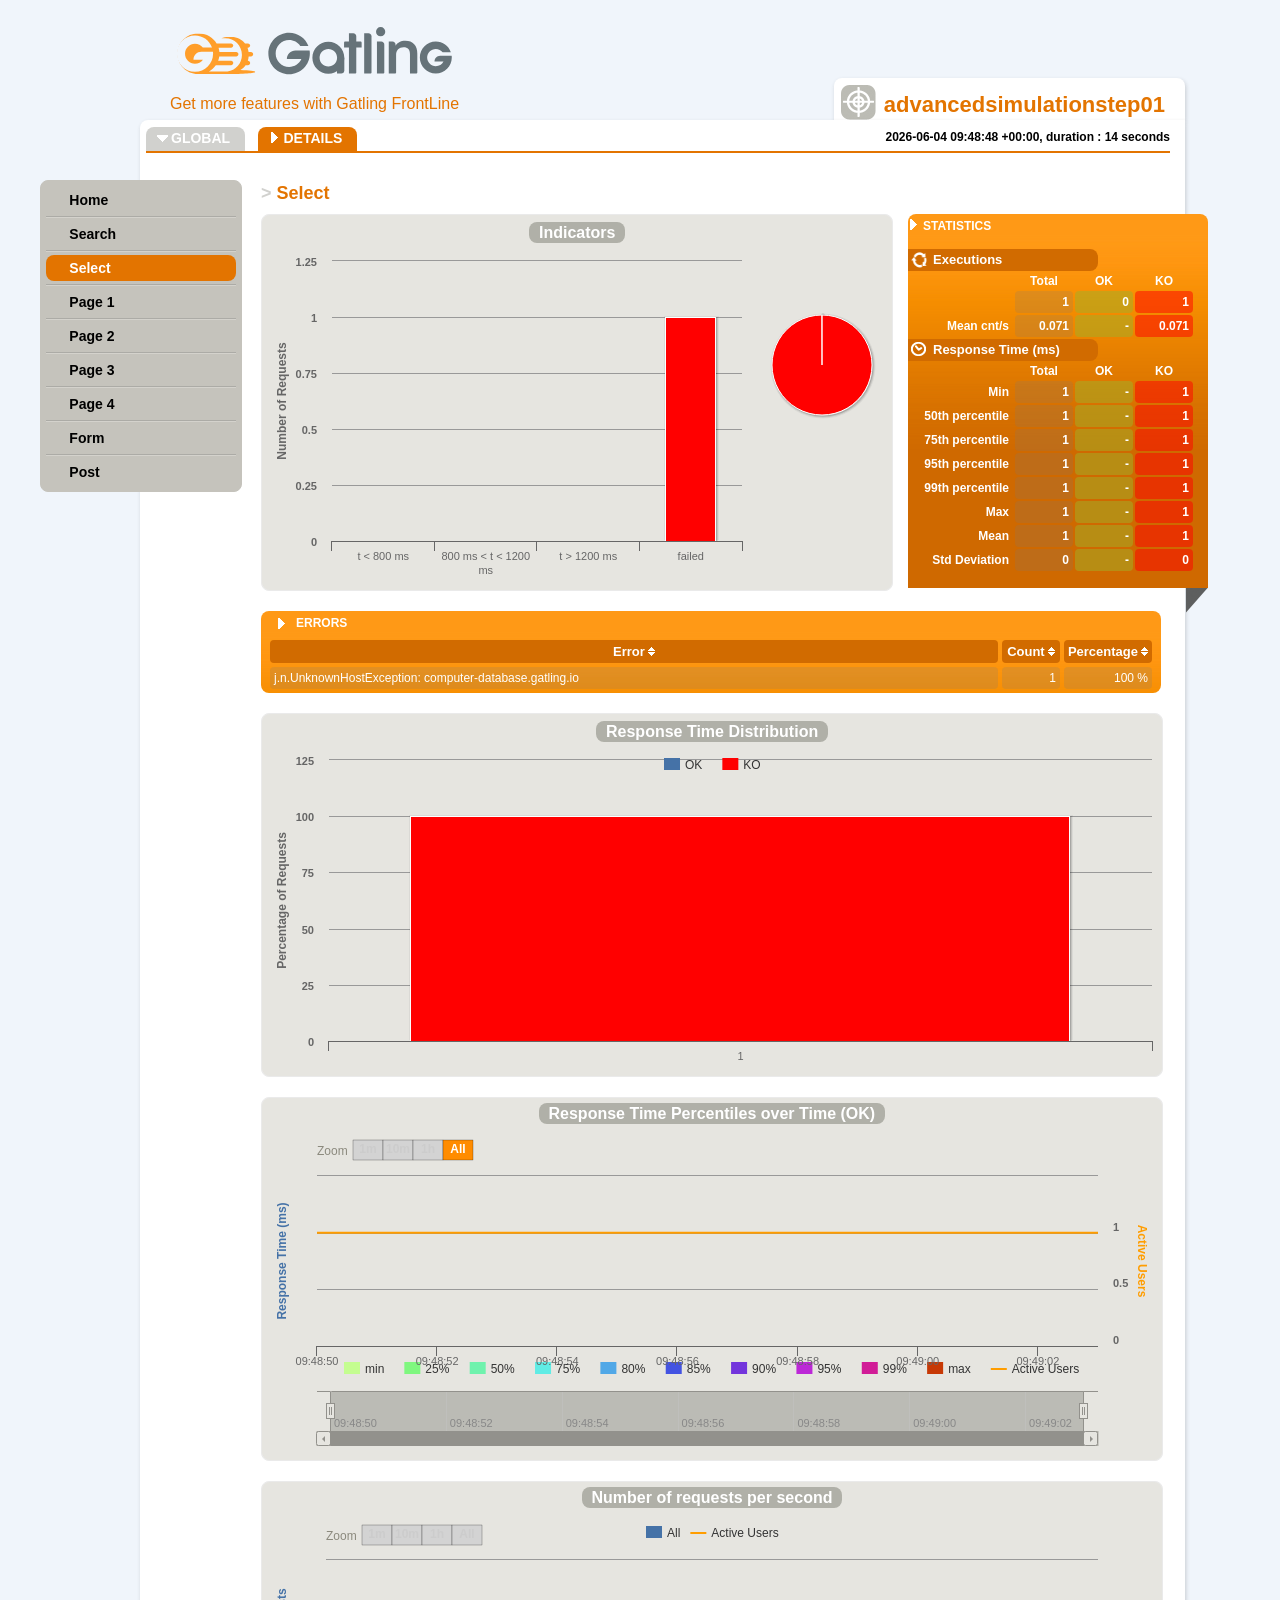
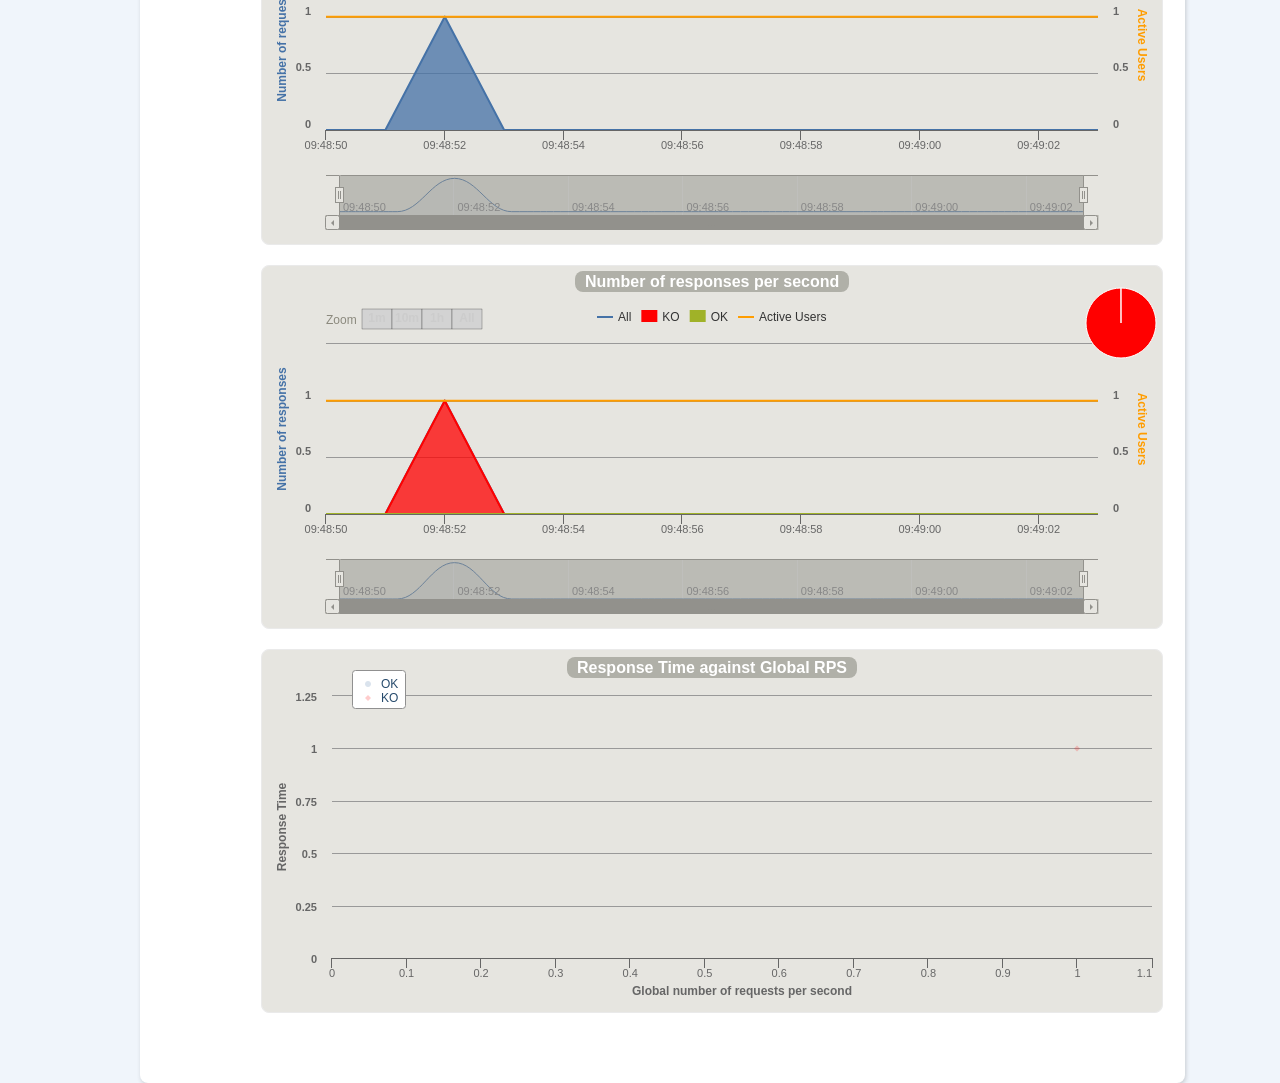
<file: gatling-results/advancedsimulationstep01-20260604094848128/req_select-e0626.html>
<!DOCTYPE html>
<html>
<head>
<meta charset="UTF-8">
<link rel="shortcut icon" type="image/x-icon" href="style/favicon.ico"/>
<link href="style/style.css" rel="stylesheet" type="text/css" />
<link href="style/bootstrap.min.css" rel="stylesheet" type="text/css" />
<script type="text/javascript" src="js/jquery.min.js"></script>
<script type="text/javascript" src="js/bootstrap.min.js"></script>
<script type="text/javascript" src="js/gatling.js"></script>
<script type="text/javascript" src="js/moment.min.js"></script>
<script type="text/javascript" src="js/menu.js"></script>
<script type="text/javascript" src="js/all_sessions.js"></script>
<script type="text/javascript" src="js/stats.js"></script>
<script type="text/javascript" src="js/highstock.js"></script>
<script type="text/javascript" src="js/highcharts-more.js"></script>
<script type="text/javascript" src="js/theme.js"></script>
<script type="text/javascript" src="js/unpack.js"></script>
<title>Gatling Stats - Select</title>
</head>
<body>
<div class="frise"></div>
<div class="container details">
    <div class="head">
        <a class="logo" href="https://gatling.io" target="blank_" title="Gatling Home Page"><img alt="Gatling" src="style/logo.svg"/></a>
        <div class="frontline"><a href="https://gatling.io/gatling-frontline/?report" target="_blank">Get more features with Gatling FrontLine</a></div>
    </div>
    <div class="main">
        <div class="cadre">
                <div class="onglet">
                    <img src="style/cible.png" />
                    <p><span>advancedsimulationstep01</span></p>
                </div>
                <div class="content">
                    <div class="sous-menu">
                        <div class="item "><a href="index.html">GLOBAL</a></div>
                        <div class="item ouvert"><a id="details_link" href="#">DETAILS</a></div>
                        <script type="text/javascript">
                          var timestamp = 1780566528128;
                          var runStartHumanDate = moment(timestamp).format("YYYY-MM-DD HH:mm:ss Z");
                          document.writeln("<p class='sim_desc' title='"+ runStartHumanDate +", duration : 14 seconds' data-content=''>");
                          document.writeln("<b>" + runStartHumanDate + ", duration : 14 seconds </b>");
                          document.writeln("</p>");
                        </script>
                    </div>
                    <div class="content-in">
                        <h1><span>> </span>Select</h1>
                        <div class="article">
                            
                        <div class="infos">
                            <div class="infos-in">
	                        <div class="infos-title">STATISTICS</div>
                                <div class="repli"></div>                               
                                <div class="info">
                                    <h2 class="first">Executions</h2>
                                    <table>
                                        <thead>
                                            <tr><th></th><th>Total</th><th>OK</th><th>KO</th></tr>
                                        </thead>
                                        <tbody>
                                            <tr>
                                                <td class="title"></td>
                                                <td id="numberOfRequests" class="total"></td>
                                                <td id="numberOfRequestsOK" class="ok"></td>
                                                <td id="numberOfRequestsKO" class="ko"></td>
                                            </tr>
                                            <tr>
                                                <td class="title">Mean cnt/s</td>
                                                <td id="meanNumberOfRequestsPerSecond" class="total"></td>
                                                <td id="meanNumberOfRequestsPerSecondOK" class="ok"></td>
                                                <td id="meanNumberOfRequestsPerSecondKO" class="ko"></td>
                                            </tr>
                                        </tbody>
                                    </table>
                                    <h2 class="second">Response Time (ms)</h2>
                                    <table>
                                        <thead>
                                            <tr>
                                                <th></th>
                                                <th>Total</th>
                                                <th>OK</th>
                                                <th>KO</th>
                                            </tr>
                                        </thead>
                                        <tbody>
                                            <tr>
                                                <td class="title">Min</td>
                                                <td id="minResponseTime" class="total"></td>
                                                <td id="minResponseTimeOK" class="ok"></td>
                                                <td id="minResponseTimeKO" class="ko"></td>
                                            </tr>
                                            <tr>
                                                <td class="title">50th percentile</td>
                                                <td id="percentiles1" class="total"></td>
                                                <td id="percentiles1OK" class="ok"></td>
                                                <td id="percentiles1KO" class="ko"></td>
                                            </tr>
                                            <tr>
                                                <td class="title">75th percentile</td>
                                                <td id="percentiles2" class="total"></td>
                                                <td id="percentiles2OK" class="ok"></td>
                                                <td id="percentiles2KO" class="ko"></td>
                                            </tr>
                                            <tr>
                                                <td class="title">95th percentile</td>
                                                <td id="percentiles3" class="total"></td>
                                                <td id="percentiles3OK" class="ok"></td>
                                                <td id="percentiles3KO" class="ko"></td>
                                            </tr>
                                            <tr>
                                                <td class="title">99th percentile</td>
                                                <td id="percentiles4" class="total"></td>
                                                <td id="percentiles4OK" class="ok"></td>
                                                <td id="percentiles4KO" class="ko"></td>
                                            </tr>
                                            <tr>
                                                <td class="title">Max</td>
                                                <td id="maxResponseTime" class="total"></td>
                                                <td id="maxResponseTimeOK" class="ok"></td>
                                                <td id="maxResponseTimeKO" class="ko"></td>
                                            </tr>
                                            <tr>
                                                <td class="title">Mean</td>
                                                <td id="meanResponseTime" class="total"></td>
                                                <td id="meanResponseTimeOK" class="ok"></td>
                                                <td id="meanResponseTimeKO" class="ko"></td>
                                            </tr>
                                            <tr>
                                                <td class="title">Std Deviation</td>
                                                <td id="standardDeviation" class="total"></td>
                                                <td id="standardDeviationOK" class="ok"></td>
                                                <td id="standardDeviationKO" class="ko"></td>
                                            </tr>
                                        </tbody>
                                    </table>
                                </div>
                            </div>
                        </div>

            <div class="schema demi">
              <div id="container_indicators" class="demi"></div>
            </div>
<div class="statistics extensible-geant collapsed">
    <div class="title">
        <div class="title_collapsed" style="cursor: auto;">ERRORS</div>
    </div>
    <table id="container_errors" class="statistics-in extensible-geant">
        <thead>
            <tr>
                <th id="error-col-1" class="header sortable"><span>Error</span></th>
                <th id="error-col-2" class="header sortable"><span>Count</span></th>
                <th id="error-col-3" class="header sortable"><span>Percentage</span></th>
            </tr>
        </thead>
		<tbody>
		    
		    <tr>
		    	<td class="error-col-1 total">j.n.UnknownHostException: computer-database.gatling.io<span class="value" style="display:none">0</span></td>
		    	<td class="value error-col-2 total">1</td>
		    	<td class="value error-col-3 total">100 %</td>
		    </tr>
		</tbody>
    </table>
</div>

            <div class="schema geant">
              <div id="container_distrib" class="geant"></div>
            </div>

            <div class="schema geant">
              <div id="container" class="geant"></div>
            </div>

            <div class="schema geant">
              <a name="requests"></a>
                <div id="container_requests" class="geant"></div>
            </div>

            <div class="schema geant">
              <a name="responses"></a>
                <div id="container_responses" class="geant"></div>
            </div>

            <div class="schema geant">
              <div id="container_response_time_dispersion" class="geant"></div>
            </div>

                        </div>
                    </div>
                </div>
        </div>
    </div>
    <div class="nav">
        <ul></ul>
    </div>
</div>
<script type="text/javascript">
    var pageStats = stats.contents['req_select-e0626'].stats;
    $(document).ready(function() {
        $('.sim_desc').popover({trigger:'hover', placement:'bottom'});
        setDetailsLinkUrl();
        setDetailsMenu();
        setActiveMenu();
        fillStats(pageStats);
        
Highcharts.setOptions({
  global: { useUTC: false }
});

var indicatorsChart = new Highcharts.Chart({
  chart: {
    renderTo: 'container_indicators',
    marginRight: 150
  },
  credits: { enabled: false },
  legend: { enabled: false },
  title: { text: 'A title to let highcharts reserve the place for the title set later' },
  xAxis: {
    categories: [
      pageStats.group1.name,
      pageStats.group2.name,
      pageStats.group3.name,
      pageStats.group4.name
    ]
  },
  yAxis: {
    title: { text: 'Number of Requests' }
  },
  tooltip: {
    formatter: function() {
      var s;
      if (this.point.name) { // the pie chart
        s = ''+ this.point.name +': '+ this.y +'% requests';
      } else {
        s = ''+ this.y + ' requests';
      }
      return s;
    }
  },
  plotOptions: {
    series: {
      stacking: 'normal',
      shadow: true
    }
  },
  series: [
    {
      type: 'column',
      data: [{
      	color: '#A0B228',
      	y: pageStats.group1.count
      },
      {
      	color: '#FFDD00',
      	y: pageStats.group2.count
      },
      {
      	color: '#FF9D00',
      	y: pageStats.group3.count
      },
      {
      	color: '#FF0000',
      	y: pageStats.group4.count
      }]
    },
    {
      type: 'pie',
      name: 'Percentages',
      data: [
        {
          name: pageStats.group1.name,
          y: pageStats.group1.percentage,
          color: '#A0B228'
        },
        {
          name: pageStats.group2.name,
          y: pageStats.group2.percentage,
          color: '#FFDD00'
        },
        {
          name: pageStats.group3.name,
          y: pageStats.group3.percentage,
          color: '#FF9D00'
        },
        {
          name: pageStats.group4.name,
          y: pageStats.group4.percentage,
          color: '#FF0000'
        }
      ],
      center: [470, 85],
      size: 100,
      showInLegend: false,
      dataLabels: { enabled: false }
    }
  ]
});

indicatorsChart.setTitle({
  text: '<span class="chart_title">Indicators</span>',
  useHTML: true
});

	    $('#container_errors').sortable('#container_errors');
    
var responseTimeDistributionChart = new Highcharts.Chart({
  chart: {
    renderTo: 'container_distrib',
    type: 'column'
  },
  credits: {
    enabled: false
  },
  legend: {
    enabled: true,
    floating: true,
    y: -285,
    borderWidth: 0,
    itemStyle: {
      fontWeight: "normal"
    }
  },
  title: {
    text: 'A title to let highcharts reserve the place for the title set later'
  },
  xAxis: {
    categories: ['1'],
    tickInterval: 20
  },
  yAxis: {
    min: 0,
    title: {
      text: 'Percentage of Requests'
    }
  },
  tooltip: {
    formatter: function() {
      return '<b>'+ this.x +' ms</b><br/>'+
      this.series.name +': '+ this.y +' %<br/>'+
      'Total: '+ this.point.stackTotal + ' %';
    }
  },
  plotOptions: {
    series: {
      groupPadding: 0,
      stacking: 'normal',
      shadow: true
    }
  },
  series: [
  	{
type: 'column',
color: '#4572A7',
name: 'OK',
data: [
  
],
tooltip: { yDecimals: 0, ySuffix: 'ms' }
},
  	{
type: 'column',
color: '#FF0000',
name: 'KO',
data: [
  100.0
],
tooltip: { yDecimals: 0, ySuffix: 'ms' }
}
  ]
});

responseTimeDistributionChart.setTitle({
  text: '<span class="chart_title">Response Time Distribution</span>',
  useHTML: true
});

var responseTimePercentiles = unpack([[1780566530,null],[1780566531,null],[1780566532,null],[1780566533,null],[1780566534,null],[1780566535,null],[1780566536,null],[1780566537,null],[1780566538,null],[1780566539,null],[1780566540,null],[1780566541,null],[1780566542,null],[1780566543,null]]);

var responseTimeChart = new Highcharts.StockChart({
  chart: {
    renderTo: 'container',
    zoomType: 'x'
  },
  colors: ['#C4FD90', '#7FF77F', '#6FF2AD', '#60ECE5', '#51A8E7', '#4353E2', '#7335DC', '#BC28D7', '#D11C97', '#C73905', 'Orange'],
  credits: { enabled: false },
  legend: {
    enabled: true,
    floating: true,
    y: -65,
    borderWidth: 0,
    itemStyle: { fontWeight: "normal" }
  },
  title: { text: 'A title to let highcharts reserve the place for the title set later' },
  navigator: { baseSeries: 9 },
  rangeSelector: {
    rangeSelector: { align: "left" },
    buttonSpacing: 0,
    buttonTheme: {
      fill: 'LightGrey',
      padding: 1,
      stroke: 'Black',
      'stroke-width': 0.25,
      style: {
        color: 'Black',
        fontWeight: 'bold',
      },
      states: {
        stroke: 'Black',
        'stroke-width': 0.25,
        hover: {
          fill: 'DarkGrey',
          style: { color: 'black' }
        },
        select: {
          fill: 'DarkOrange',
          style: { color: 'white' }
        }
      }
    },
    buttons : [
      {
        type : 'minute',
        count : 1,
        text : '1m'
      }, {
        type : 'minute',
        count : 10,
        text : '10m'
      }, {
        type : 'hour',
        count : 1,
        text : '1h'
      }, {
        type : 'all',
        count : 1,
        text : 'All'
      }
    ],
    selected : 3,
    inputEnabled : false
  },
  xAxis: {
    type: 'datetime',
    ordinal: false,
    maxZoom: 10000 // three days
  },
  yAxis:[
    {
      min: 0,
      title: {
        text: 'Response Time (ms)',
        style: { color: '#4572A7' }
      },
      opposite: false
    }, {
      min: 0,
      title: {
        text: 'Active Users',
        style: { color: '#FF9D00' }
      },
      opposite: true
    }
  ],
  plotOptions: {
    arearange: { lineWidth: 1 },
    series: {
      dataGrouping: { enabled: false }
    }
  },
  series: [
  
    
         {
pointInterval: 1000,
name: 'min',
data: responseTimePercentiles[0],
tooltip: { yDecimals: 0, ySuffix: 'ms' },
type : 'area',
yAxis: 0,
zIndex: 10
},
         {
pointInterval: 1000,
name: '25%',
data: responseTimePercentiles[1],
tooltip: { yDecimals: 0, ySuffix: 'ms' },
type : 'area',
yAxis: 0,
zIndex: 9
},
         {
pointInterval: 1000,
name: '50%',
data: responseTimePercentiles[2],
tooltip: { yDecimals: 0, ySuffix: 'ms' },
type : 'area',
yAxis: 0,
zIndex: 8
},
         {
pointInterval: 1000,
name: '75%',
data: responseTimePercentiles[3],
tooltip: { yDecimals: 0, ySuffix: 'ms' },
type : 'area',
yAxis: 0,
zIndex: 7
},
         {
pointInterval: 1000,
name: '80%',
data: responseTimePercentiles[4],
tooltip: { yDecimals: 0, ySuffix: 'ms' },
type : 'area',
yAxis: 0,
zIndex: 6
},
         {
pointInterval: 1000,
name: '85%',
data: responseTimePercentiles[5],
tooltip: { yDecimals: 0, ySuffix: 'ms' },
type : 'area',
yAxis: 0,
zIndex: 5
},
         {
pointInterval: 1000,
name: '90%',
data: responseTimePercentiles[6],
tooltip: { yDecimals: 0, ySuffix: 'ms' },
type : 'area',
yAxis: 0,
zIndex: 4
},
         {
pointInterval: 1000,
name: '95%',
data: responseTimePercentiles[7],
tooltip: { yDecimals: 0, ySuffix: 'ms' },
type : 'area',
yAxis: 0,
zIndex: 3
},
         {
pointInterval: 1000,
name: '99%',
data: responseTimePercentiles[8],
tooltip: { yDecimals: 0, ySuffix: 'ms' },
type : 'area',
yAxis: 0,
zIndex: 2
},
         {
pointInterval: 1000,
name: 'max',
data: responseTimePercentiles[9],
tooltip: { yDecimals: 0, ySuffix: 'ms' },
type : 'area',
yAxis: 0,
zIndex: 1
},
  allUsersData
  ]
});

responseTimeChart.setTitle({
  text: '<span class="chart_title chart_title_">Response Time Percentiles over Time (OK)</span>',
  useHTML: true
});

var container_requests = unpack([[1780566530,[0,0, 0]],[1780566531,[0,0, 0]],[1780566532,[1,1, 0]],[1780566533,[0,0, 0]],[1780566534,[0,0, 0]],[1780566535,[0,0, 0]],[1780566536,[0,0, 0]],[1780566537,[0,0, 0]],[1780566538,[0,0, 0]],[1780566539,[0,0, 0]],[1780566540,[0,0, 0]],[1780566541,[0,0, 0]],[1780566542,[0,0, 0]],[1780566543,[0,0, 0]]]);

var requestsChart = new Highcharts.StockChart({
  chart: {
    renderTo: 'container_requests',
    zoomType: 'x'
  },
  credits: { enabled: false },
  legend: {
    enabled: true,
    floating: true,
    itemDistance: 10,
    y: -285,
    borderWidth: 0,
    itemStyle: { fontWeight: "normal" }
  },
  title: { text: 'A title to let highcharts reserve the place for the title set later' },
  rangeSelector: {
    buttonSpacing: 0,
    buttonTheme: {
      fill: 'LightGrey',
      padding: 1,
      stroke: 'Black',
      'stroke-width': 0.25,
      style: {
        color: 'Black',
        fontWeight: 'bold',
      },
      states: {
        stroke: 'Black',
        'stroke-width': 0.25,
        hover: {
          fill: 'DarkGrey',
          style: { color: 'black' }
         },
         select: {
          fill: 'DarkOrange',
          style: { color: 'white' }
        }
      }
    },
    buttons : [
      {
        type : 'minute',
        count : 1,
        text : '1m'
      }, {
        type : 'minute',
        count : 10,
        text : '10m'
      }, {
        type : 'hour',
        count : 1,
        text : '1h'
      }, {
        type : 'all',
        count : 1,
        text : 'All'
      }
    ],
    selected : 3,
    inputEnabled : false
  },
  plotOptions: {
    series: {
      dataGrouping: { enabled: false }
    },
    area: {
      stacking: 'normal'
    }
  },
  xAxis: {
    type: 'datetime',
    ordinal: false,
    maxZoom: 10000 // three days
  },
  yAxis:[
    {
      min: 0,
      title: {
        text: 'Number of requests',
        style: { color: '#4572A7' }
      },
      opposite: false
    }, {
      min: 0,
      title: {
        text: 'Active Users',
        style: { color: '#FF9D00' }
      },
      opposite: true
    }
  ],
  series: [
    {
color: '#4572A7',
name: 'All',
data: container_requests[0],
tooltip: { yDecimals: 0, ySuffix: '', valueDecimals: 0 }
,type: 'area'},
    allUsersData
  ]
});

requestsChart.setTitle({
  text: '<span class="chart_title">Number of requests per second</span>',
  useHTML: true
});

var container_responses = unpack([[1780566530,[0,0, 0]],[1780566531,[0,0, 0]],[1780566532,[1,1, 0]],[1780566533,[0,0, 0]],[1780566534,[0,0, 0]],[1780566535,[0,0, 0]],[1780566536,[0,0, 0]],[1780566537,[0,0, 0]],[1780566538,[0,0, 0]],[1780566539,[0,0, 0]],[1780566540,[0,0, 0]],[1780566541,[0,0, 0]],[1780566542,[0,0, 0]],[1780566543,[0,0, 0]]]);

var requestsChart = new Highcharts.StockChart({
  chart: {
    renderTo: 'container_responses',
    zoomType: 'x'
  },
  credits: { enabled: false },
  legend: {
    enabled: true,
    floating: true,
    itemDistance: 10,
    y: -285,
    borderWidth: 0,
    itemStyle: { fontWeight: "normal" }
  },
  title: { text: 'A title to let highcharts reserve the place for the title set later' },
  rangeSelector: {
    buttonSpacing: 0,
    buttonTheme: {
      fill: 'LightGrey',
      padding: 1,
      stroke: 'Black',
      'stroke-width': 0.25,
      style: {
        color: 'Black',
        fontWeight: 'bold',
      },
      states: {
        stroke: 'Black',
        'stroke-width': 0.25,
        hover: {
          fill: 'DarkGrey',
          style: { color: 'black' }
         },
         select: {
          fill: 'DarkOrange',
          style: { color: 'white' }
        }
      }
    },
    buttons : [
      {
        type : 'minute',
        count : 1,
        text : '1m'
      }, {
        type : 'minute',
        count : 10,
        text : '10m'
      }, {
        type : 'hour',
        count : 1,
        text : '1h'
      }, {
        type : 'all',
        count : 1,
        text : 'All'
      }
    ],
    selected : 3,
    inputEnabled : false
  },
  plotOptions: {
    series: {
      dataGrouping: { enabled: false }
    },
    area: {
      stacking: 'normal'
    }
  },
  xAxis: {
    type: 'datetime',
    ordinal: false,
    maxZoom: 10000 // three days
  },
  yAxis:[
    {
      min: 0,
      title: {
        text: 'Number of responses',
        style: { color: '#4572A7' }
      },
      opposite: false
    }, {
      min: 0,
      title: {
        text: 'Active Users',
        style: { color: '#FF9D00' }
      },
      opposite: true
    }
  ],
  series: [
    {
color: '#4572A7',
name: 'All',
data: container_responses[0],
tooltip: { yDecimals: 0, ySuffix: '', valueDecimals: 0 }
},
{
color: '#FF0000',
name: 'KO',
data: container_responses[1],
tooltip: { yDecimals: 0, ySuffix: '', valueDecimals: 0 }
,type: 'area'},
{
color: '#A0B228',
name: 'OK',
data: container_responses[2],
tooltip: { yDecimals: 0, ySuffix: '', valueDecimals: 0 }
,type: 'area'},
    allUsersData,
{
  
type: 'pie',
name: 'Distribution',
data: [
  {name: 'OK', y: 0.0, color: '#A0B228'},{name: 'KO', y: 1.0, color: '#FF0000'}
],
center: [775, -40],
size: 70,
showInLegend: false,
dataLabels: { enabled: false },
dataGrouping: { enabled: false }

}

  ]
});

requestsChart.setTitle({
  text: '<span class="chart_title">Number of responses per second</span>',
  useHTML: true
});

var scatterChart = new Highcharts.Chart({
  chart: {
    renderTo: 'container_response_time_dispersion', 
    defaultSeriesType: 'scatter',
    zoomType: 'xy'
  },
  credits: { enabled: false },
  xAxis: {
    title: {
      enabled: true,
      text: 'Global number of requests per second',
      style: { fontWeight: 'bold' }
    },
    startOnTick: true,
    endOnTick: true,
    showLastLabel: true,
    min: 0
  },
  title: { text: 'A title to let highcharts reserve the place for the title set later' },
  yAxis: {
    min: 0,
    title: { text: 'Response Time' }
  },
  tooltip: {
    formatter: function() {
         return ''+ this.y +' ms at ' + this.x + ' allreq/s';
    }
  },
  legend: {
    layout: 'vertical',
    align: 'left',
    verticalAlign: 'top',
    x: 80,
    y: 10,
    floating: true,
    backgroundColor: '#FFFFFF',
    borderWidth: 1,
    borderRadius: 3,
    itemStyle: {
      fontWeight: "normal",
      color: "#274B6D"
    }
  },
  plotOptions: {
    scatter: {
      marker: {
        radius: 3,
        states: {
          hover: {
            enabled: true,
            lineColor: 'rgb(100,100,100)'
          }
        }
      },
      states: {
        hover: {
          marker: { enabled: false }
        }
      }
    }
  },
  series: [
	  {
type: 'scatter',
color: 'rgba(69, 114, 167, .2)',
name: 'OK',
data: [
[]
]},
	  {
type: 'scatter',
color: 'rgba(255, 0, 0, .2)',
name: 'KO',
data: [
[1,1]
]}
	]
});

scatterChart.setTitle({
  text: '<span class="chart_title">Response Time against Global RPS</span>',
  useHTML: true
});

    });
</script>
</body>
</html>
</file>
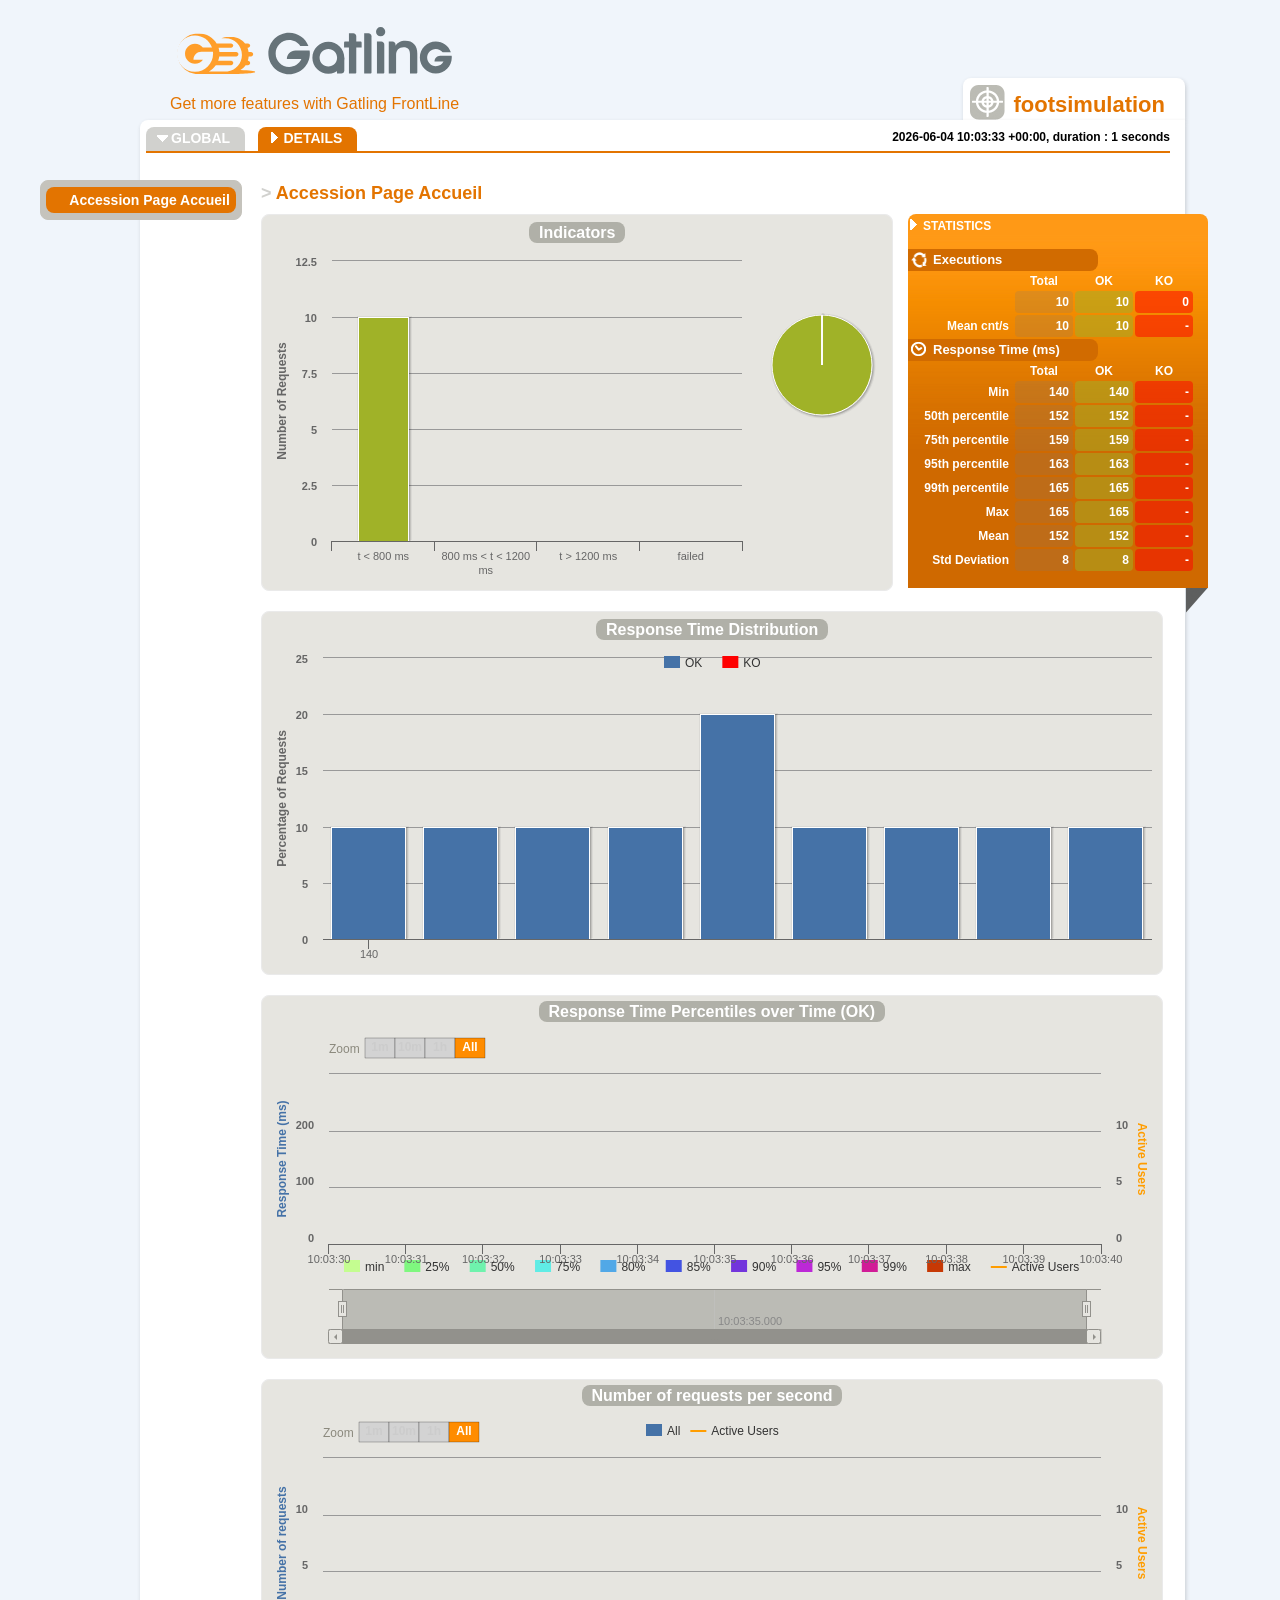
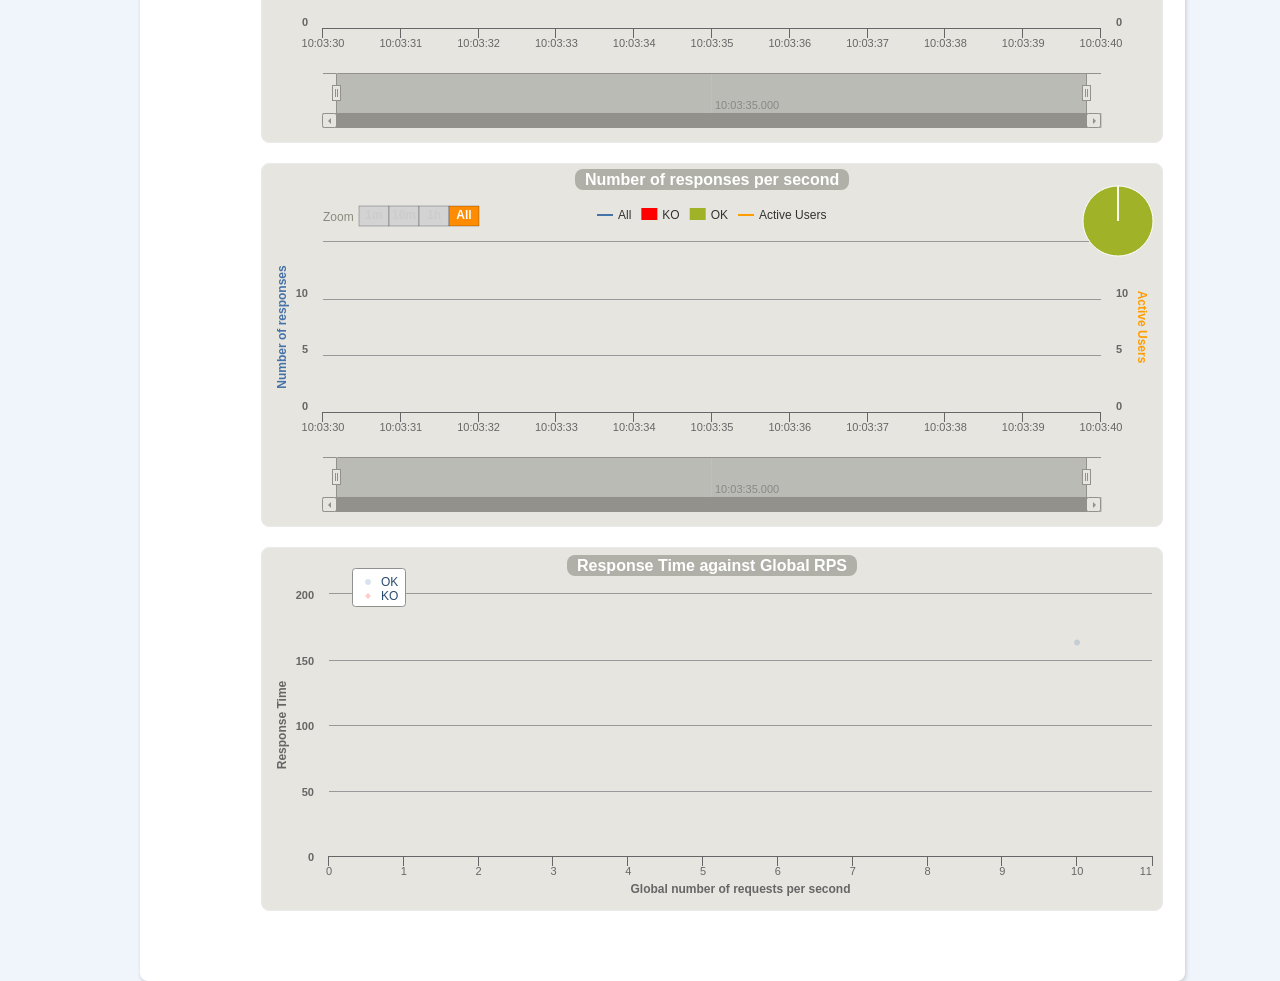
<file: gatling-results/footsimulation-20260604100333315/req_accession-page--a476d.html>
<!DOCTYPE html>
<html>
<head>
<meta charset="UTF-8">
<link rel="shortcut icon" type="image/x-icon" href="style/favicon.ico"/>
<link href="style/style.css" rel="stylesheet" type="text/css" />
<link href="style/bootstrap.min.css" rel="stylesheet" type="text/css" />
<script type="text/javascript" src="js/jquery.min.js"></script>
<script type="text/javascript" src="js/bootstrap.min.js"></script>
<script type="text/javascript" src="js/gatling.js"></script>
<script type="text/javascript" src="js/moment.min.js"></script>
<script type="text/javascript" src="js/menu.js"></script>
<script type="text/javascript" src="js/all_sessions.js"></script>
<script type="text/javascript" src="js/stats.js"></script>
<script type="text/javascript" src="js/highstock.js"></script>
<script type="text/javascript" src="js/highcharts-more.js"></script>
<script type="text/javascript" src="js/theme.js"></script>
<script type="text/javascript" src="js/unpack.js"></script>
<title>Gatling Stats - Accession Page Accueil</title>
</head>
<body>
<div class="frise"></div>
<div class="container details">
    <div class="head">
        <a class="logo" href="https://gatling.io" target="blank_" title="Gatling Home Page"><img alt="Gatling" src="style/logo.svg"/></a>
        <div class="frontline"><a href="https://gatling.io/gatling-frontline/?report" target="_blank">Get more features with Gatling FrontLine</a></div>
    </div>
    <div class="main">
        <div class="cadre">
                <div class="onglet">
                    <img src="style/cible.png" />
                    <p><span>footsimulation</span></p>
                </div>
                <div class="content">
                    <div class="sous-menu">
                        <div class="item "><a href="index.html">GLOBAL</a></div>
                        <div class="item ouvert"><a id="details_link" href="#">DETAILS</a></div>
                        <script type="text/javascript">
                          var timestamp = 1780567413315;
                          var runStartHumanDate = moment(timestamp).format("YYYY-MM-DD HH:mm:ss Z");
                          document.writeln("<p class='sim_desc' title='"+ runStartHumanDate +", duration : 1 seconds' data-content=''>");
                          document.writeln("<b>" + runStartHumanDate + ", duration : 1 seconds </b>");
                          document.writeln("</p>");
                        </script>
                    </div>
                    <div class="content-in">
                        <h1><span>> </span>Accession Page Accueil</h1>
                        <div class="article">
                            
                        <div class="infos">
                            <div class="infos-in">
	                        <div class="infos-title">STATISTICS</div>
                                <div class="repli"></div>                               
                                <div class="info">
                                    <h2 class="first">Executions</h2>
                                    <table>
                                        <thead>
                                            <tr><th></th><th>Total</th><th>OK</th><th>KO</th></tr>
                                        </thead>
                                        <tbody>
                                            <tr>
                                                <td class="title"></td>
                                                <td id="numberOfRequests" class="total"></td>
                                                <td id="numberOfRequestsOK" class="ok"></td>
                                                <td id="numberOfRequestsKO" class="ko"></td>
                                            </tr>
                                            <tr>
                                                <td class="title">Mean cnt/s</td>
                                                <td id="meanNumberOfRequestsPerSecond" class="total"></td>
                                                <td id="meanNumberOfRequestsPerSecondOK" class="ok"></td>
                                                <td id="meanNumberOfRequestsPerSecondKO" class="ko"></td>
                                            </tr>
                                        </tbody>
                                    </table>
                                    <h2 class="second">Response Time (ms)</h2>
                                    <table>
                                        <thead>
                                            <tr>
                                                <th></th>
                                                <th>Total</th>
                                                <th>OK</th>
                                                <th>KO</th>
                                            </tr>
                                        </thead>
                                        <tbody>
                                            <tr>
                                                <td class="title">Min</td>
                                                <td id="minResponseTime" class="total"></td>
                                                <td id="minResponseTimeOK" class="ok"></td>
                                                <td id="minResponseTimeKO" class="ko"></td>
                                            </tr>
                                            <tr>
                                                <td class="title">50th percentile</td>
                                                <td id="percentiles1" class="total"></td>
                                                <td id="percentiles1OK" class="ok"></td>
                                                <td id="percentiles1KO" class="ko"></td>
                                            </tr>
                                            <tr>
                                                <td class="title">75th percentile</td>
                                                <td id="percentiles2" class="total"></td>
                                                <td id="percentiles2OK" class="ok"></td>
                                                <td id="percentiles2KO" class="ko"></td>
                                            </tr>
                                            <tr>
                                                <td class="title">95th percentile</td>
                                                <td id="percentiles3" class="total"></td>
                                                <td id="percentiles3OK" class="ok"></td>
                                                <td id="percentiles3KO" class="ko"></td>
                                            </tr>
                                            <tr>
                                                <td class="title">99th percentile</td>
                                                <td id="percentiles4" class="total"></td>
                                                <td id="percentiles4OK" class="ok"></td>
                                                <td id="percentiles4KO" class="ko"></td>
                                            </tr>
                                            <tr>
                                                <td class="title">Max</td>
                                                <td id="maxResponseTime" class="total"></td>
                                                <td id="maxResponseTimeOK" class="ok"></td>
                                                <td id="maxResponseTimeKO" class="ko"></td>
                                            </tr>
                                            <tr>
                                                <td class="title">Mean</td>
                                                <td id="meanResponseTime" class="total"></td>
                                                <td id="meanResponseTimeOK" class="ok"></td>
                                                <td id="meanResponseTimeKO" class="ko"></td>
                                            </tr>
                                            <tr>
                                                <td class="title">Std Deviation</td>
                                                <td id="standardDeviation" class="total"></td>
                                                <td id="standardDeviationOK" class="ok"></td>
                                                <td id="standardDeviationKO" class="ko"></td>
                                            </tr>
                                        </tbody>
                                    </table>
                                </div>
                            </div>
                        </div>

            <div class="schema demi">
              <div id="container_indicators" class="demi"></div>
            </div>

            <div class="schema geant">
              <div id="container_distrib" class="geant"></div>
            </div>

            <div class="schema geant">
              <div id="container" class="geant"></div>
            </div>

            <div class="schema geant">
              <a name="requests"></a>
                <div id="container_requests" class="geant"></div>
            </div>

            <div class="schema geant">
              <a name="responses"></a>
                <div id="container_responses" class="geant"></div>
            </div>

            <div class="schema geant">
              <div id="container_response_time_dispersion" class="geant"></div>
            </div>

                        </div>
                    </div>
                </div>
        </div>
    </div>
    <div class="nav">
        <ul></ul>
    </div>
</div>
<script type="text/javascript">
    var pageStats = stats.contents['req_accession-page--a476d'].stats;
    $(document).ready(function() {
        $('.sim_desc').popover({trigger:'hover', placement:'bottom'});
        setDetailsLinkUrl();
        setDetailsMenu();
        setActiveMenu();
        fillStats(pageStats);
        
Highcharts.setOptions({
  global: { useUTC: false }
});

var indicatorsChart = new Highcharts.Chart({
  chart: {
    renderTo: 'container_indicators',
    marginRight: 150
  },
  credits: { enabled: false },
  legend: { enabled: false },
  title: { text: 'A title to let highcharts reserve the place for the title set later' },
  xAxis: {
    categories: [
      pageStats.group1.name,
      pageStats.group2.name,
      pageStats.group3.name,
      pageStats.group4.name
    ]
  },
  yAxis: {
    title: { text: 'Number of Requests' }
  },
  tooltip: {
    formatter: function() {
      var s;
      if (this.point.name) { // the pie chart
        s = ''+ this.point.name +': '+ this.y +'% requests';
      } else {
        s = ''+ this.y + ' requests';
      }
      return s;
    }
  },
  plotOptions: {
    series: {
      stacking: 'normal',
      shadow: true
    }
  },
  series: [
    {
      type: 'column',
      data: [{
      	color: '#A0B228',
      	y: pageStats.group1.count
      },
      {
      	color: '#FFDD00',
      	y: pageStats.group2.count
      },
      {
      	color: '#FF9D00',
      	y: pageStats.group3.count
      },
      {
      	color: '#FF0000',
      	y: pageStats.group4.count
      }]
    },
    {
      type: 'pie',
      name: 'Percentages',
      data: [
        {
          name: pageStats.group1.name,
          y: pageStats.group1.percentage,
          color: '#A0B228'
        },
        {
          name: pageStats.group2.name,
          y: pageStats.group2.percentage,
          color: '#FFDD00'
        },
        {
          name: pageStats.group3.name,
          y: pageStats.group3.percentage,
          color: '#FF9D00'
        },
        {
          name: pageStats.group4.name,
          y: pageStats.group4.percentage,
          color: '#FF0000'
        }
      ],
      center: [470, 85],
      size: 100,
      showInLegend: false,
      dataLabels: { enabled: false }
    }
  ]
});

indicatorsChart.setTitle({
  text: '<span class="chart_title">Indicators</span>',
  useHTML: true
});

	    $('#container_errors').sortable('#container_errors');
    
var responseTimeDistributionChart = new Highcharts.Chart({
  chart: {
    renderTo: 'container_distrib',
    type: 'column'
  },
  credits: {
    enabled: false
  },
  legend: {
    enabled: true,
    floating: true,
    y: -285,
    borderWidth: 0,
    itemStyle: {
      fontWeight: "normal"
    }
  },
  title: {
    text: 'A title to let highcharts reserve the place for the title set later'
  },
  xAxis: {
    categories: ['140', '142', '143', '150', '152', '157', '160', '161', '165'],
    tickInterval: 20
  },
  yAxis: {
    min: 0,
    title: {
      text: 'Percentage of Requests'
    }
  },
  tooltip: {
    formatter: function() {
      return '<b>'+ this.x +' ms</b><br/>'+
      this.series.name +': '+ this.y +' %<br/>'+
      'Total: '+ this.point.stackTotal + ' %';
    }
  },
  plotOptions: {
    series: {
      groupPadding: 0,
      stacking: 'normal',
      shadow: true
    }
  },
  series: [
  	{
type: 'column',
color: '#4572A7',
name: 'OK',
data: [
  10.0,10.0,10.0,10.0,20.0,10.0,10.0,10.0,10.0
],
tooltip: { yDecimals: 0, ySuffix: 'ms' }
},
  	{
type: 'column',
color: '#FF0000',
name: 'KO',
data: [
  
],
tooltip: { yDecimals: 0, ySuffix: 'ms' }
}
  ]
});

responseTimeDistributionChart.setTitle({
  text: '<span class="chart_title">Response Time Distribution</span>',
  useHTML: true
});

var responseTimePercentiles = unpack([[1780567415,[140,144,152,159,160,160,161,163,164,165]]]);

var responseTimeChart = new Highcharts.StockChart({
  chart: {
    renderTo: 'container',
    zoomType: 'x'
  },
  colors: ['#C4FD90', '#7FF77F', '#6FF2AD', '#60ECE5', '#51A8E7', '#4353E2', '#7335DC', '#BC28D7', '#D11C97', '#C73905', 'Orange'],
  credits: { enabled: false },
  legend: {
    enabled: true,
    floating: true,
    y: -65,
    borderWidth: 0,
    itemStyle: { fontWeight: "normal" }
  },
  title: { text: 'A title to let highcharts reserve the place for the title set later' },
  navigator: { baseSeries: 9 },
  rangeSelector: {
    rangeSelector: { align: "left" },
    buttonSpacing: 0,
    buttonTheme: {
      fill: 'LightGrey',
      padding: 1,
      stroke: 'Black',
      'stroke-width': 0.25,
      style: {
        color: 'Black',
        fontWeight: 'bold',
      },
      states: {
        stroke: 'Black',
        'stroke-width': 0.25,
        hover: {
          fill: 'DarkGrey',
          style: { color: 'black' }
        },
        select: {
          fill: 'DarkOrange',
          style: { color: 'white' }
        }
      }
    },
    buttons : [
      {
        type : 'minute',
        count : 1,
        text : '1m'
      }, {
        type : 'minute',
        count : 10,
        text : '10m'
      }, {
        type : 'hour',
        count : 1,
        text : '1h'
      }, {
        type : 'all',
        count : 1,
        text : 'All'
      }
    ],
    selected : 3,
    inputEnabled : false
  },
  xAxis: {
    type: 'datetime',
    ordinal: false,
    maxZoom: 10000 // three days
  },
  yAxis:[
    {
      min: 0,
      title: {
        text: 'Response Time (ms)',
        style: { color: '#4572A7' }
      },
      opposite: false
    }, {
      min: 0,
      title: {
        text: 'Active Users',
        style: { color: '#FF9D00' }
      },
      opposite: true
    }
  ],
  plotOptions: {
    arearange: { lineWidth: 1 },
    series: {
      dataGrouping: { enabled: false }
    }
  },
  series: [
  
    
         {
pointInterval: 1000,
name: 'min',
data: responseTimePercentiles[0],
tooltip: { yDecimals: 0, ySuffix: 'ms' },
type : 'area',
yAxis: 0,
zIndex: 10
},
         {
pointInterval: 1000,
name: '25%',
data: responseTimePercentiles[1],
tooltip: { yDecimals: 0, ySuffix: 'ms' },
type : 'area',
yAxis: 0,
zIndex: 9
},
         {
pointInterval: 1000,
name: '50%',
data: responseTimePercentiles[2],
tooltip: { yDecimals: 0, ySuffix: 'ms' },
type : 'area',
yAxis: 0,
zIndex: 8
},
         {
pointInterval: 1000,
name: '75%',
data: responseTimePercentiles[3],
tooltip: { yDecimals: 0, ySuffix: 'ms' },
type : 'area',
yAxis: 0,
zIndex: 7
},
         {
pointInterval: 1000,
name: '80%',
data: responseTimePercentiles[4],
tooltip: { yDecimals: 0, ySuffix: 'ms' },
type : 'area',
yAxis: 0,
zIndex: 6
},
         {
pointInterval: 1000,
name: '85%',
data: responseTimePercentiles[5],
tooltip: { yDecimals: 0, ySuffix: 'ms' },
type : 'area',
yAxis: 0,
zIndex: 5
},
         {
pointInterval: 1000,
name: '90%',
data: responseTimePercentiles[6],
tooltip: { yDecimals: 0, ySuffix: 'ms' },
type : 'area',
yAxis: 0,
zIndex: 4
},
         {
pointInterval: 1000,
name: '95%',
data: responseTimePercentiles[7],
tooltip: { yDecimals: 0, ySuffix: 'ms' },
type : 'area',
yAxis: 0,
zIndex: 3
},
         {
pointInterval: 1000,
name: '99%',
data: responseTimePercentiles[8],
tooltip: { yDecimals: 0, ySuffix: 'ms' },
type : 'area',
yAxis: 0,
zIndex: 2
},
         {
pointInterval: 1000,
name: 'max',
data: responseTimePercentiles[9],
tooltip: { yDecimals: 0, ySuffix: 'ms' },
type : 'area',
yAxis: 0,
zIndex: 1
},
  allUsersData
  ]
});

responseTimeChart.setTitle({
  text: '<span class="chart_title chart_title_">Response Time Percentiles over Time (OK)</span>',
  useHTML: true
});

var container_requests = unpack([[1780567415,[10,0, 10]]]);

var requestsChart = new Highcharts.StockChart({
  chart: {
    renderTo: 'container_requests',
    zoomType: 'x'
  },
  credits: { enabled: false },
  legend: {
    enabled: true,
    floating: true,
    itemDistance: 10,
    y: -285,
    borderWidth: 0,
    itemStyle: { fontWeight: "normal" }
  },
  title: { text: 'A title to let highcharts reserve the place for the title set later' },
  rangeSelector: {
    buttonSpacing: 0,
    buttonTheme: {
      fill: 'LightGrey',
      padding: 1,
      stroke: 'Black',
      'stroke-width': 0.25,
      style: {
        color: 'Black',
        fontWeight: 'bold',
      },
      states: {
        stroke: 'Black',
        'stroke-width': 0.25,
        hover: {
          fill: 'DarkGrey',
          style: { color: 'black' }
         },
         select: {
          fill: 'DarkOrange',
          style: { color: 'white' }
        }
      }
    },
    buttons : [
      {
        type : 'minute',
        count : 1,
        text : '1m'
      }, {
        type : 'minute',
        count : 10,
        text : '10m'
      }, {
        type : 'hour',
        count : 1,
        text : '1h'
      }, {
        type : 'all',
        count : 1,
        text : 'All'
      }
    ],
    selected : 3,
    inputEnabled : false
  },
  plotOptions: {
    series: {
      dataGrouping: { enabled: false }
    },
    area: {
      stacking: 'normal'
    }
  },
  xAxis: {
    type: 'datetime',
    ordinal: false,
    maxZoom: 10000 // three days
  },
  yAxis:[
    {
      min: 0,
      title: {
        text: 'Number of requests',
        style: { color: '#4572A7' }
      },
      opposite: false
    }, {
      min: 0,
      title: {
        text: 'Active Users',
        style: { color: '#FF9D00' }
      },
      opposite: true
    }
  ],
  series: [
    {
color: '#4572A7',
name: 'All',
data: container_requests[0],
tooltip: { yDecimals: 0, ySuffix: '', valueDecimals: 0 }
,type: 'area'},
    allUsersData
  ]
});

requestsChart.setTitle({
  text: '<span class="chart_title">Number of requests per second</span>',
  useHTML: true
});

var container_responses = unpack([[1780567415,[10,0, 10]]]);

var requestsChart = new Highcharts.StockChart({
  chart: {
    renderTo: 'container_responses',
    zoomType: 'x'
  },
  credits: { enabled: false },
  legend: {
    enabled: true,
    floating: true,
    itemDistance: 10,
    y: -285,
    borderWidth: 0,
    itemStyle: { fontWeight: "normal" }
  },
  title: { text: 'A title to let highcharts reserve the place for the title set later' },
  rangeSelector: {
    buttonSpacing: 0,
    buttonTheme: {
      fill: 'LightGrey',
      padding: 1,
      stroke: 'Black',
      'stroke-width': 0.25,
      style: {
        color: 'Black',
        fontWeight: 'bold',
      },
      states: {
        stroke: 'Black',
        'stroke-width': 0.25,
        hover: {
          fill: 'DarkGrey',
          style: { color: 'black' }
         },
         select: {
          fill: 'DarkOrange',
          style: { color: 'white' }
        }
      }
    },
    buttons : [
      {
        type : 'minute',
        count : 1,
        text : '1m'
      }, {
        type : 'minute',
        count : 10,
        text : '10m'
      }, {
        type : 'hour',
        count : 1,
        text : '1h'
      }, {
        type : 'all',
        count : 1,
        text : 'All'
      }
    ],
    selected : 3,
    inputEnabled : false
  },
  plotOptions: {
    series: {
      dataGrouping: { enabled: false }
    },
    area: {
      stacking: 'normal'
    }
  },
  xAxis: {
    type: 'datetime',
    ordinal: false,
    maxZoom: 10000 // three days
  },
  yAxis:[
    {
      min: 0,
      title: {
        text: 'Number of responses',
        style: { color: '#4572A7' }
      },
      opposite: false
    }, {
      min: 0,
      title: {
        text: 'Active Users',
        style: { color: '#FF9D00' }
      },
      opposite: true
    }
  ],
  series: [
    {
color: '#4572A7',
name: 'All',
data: container_responses[0],
tooltip: { yDecimals: 0, ySuffix: '', valueDecimals: 0 }
},
{
color: '#FF0000',
name: 'KO',
data: container_responses[1],
tooltip: { yDecimals: 0, ySuffix: '', valueDecimals: 0 }
,type: 'area'},
{
color: '#A0B228',
name: 'OK',
data: container_responses[2],
tooltip: { yDecimals: 0, ySuffix: '', valueDecimals: 0 }
,type: 'area'},
    allUsersData,
{
  
type: 'pie',
name: 'Distribution',
data: [
  {name: 'OK', y: 10.0, color: '#A0B228'},{name: 'KO', y: 0.0, color: '#FF0000'}
],
center: [775, -40],
size: 70,
showInLegend: false,
dataLabels: { enabled: false },
dataGrouping: { enabled: false }

}

  ]
});

requestsChart.setTitle({
  text: '<span class="chart_title">Number of responses per second</span>',
  useHTML: true
});

var scatterChart = new Highcharts.Chart({
  chart: {
    renderTo: 'container_response_time_dispersion', 
    defaultSeriesType: 'scatter',
    zoomType: 'xy'
  },
  credits: { enabled: false },
  xAxis: {
    title: {
      enabled: true,
      text: 'Global number of requests per second',
      style: { fontWeight: 'bold' }
    },
    startOnTick: true,
    endOnTick: true,
    showLastLabel: true,
    min: 0
  },
  title: { text: 'A title to let highcharts reserve the place for the title set later' },
  yAxis: {
    min: 0,
    title: { text: 'Response Time' }
  },
  tooltip: {
    formatter: function() {
         return ''+ this.y +' ms at ' + this.x + ' allreq/s';
    }
  },
  legend: {
    layout: 'vertical',
    align: 'left',
    verticalAlign: 'top',
    x: 80,
    y: 10,
    floating: true,
    backgroundColor: '#FFFFFF',
    borderWidth: 1,
    borderRadius: 3,
    itemStyle: {
      fontWeight: "normal",
      color: "#274B6D"
    }
  },
  plotOptions: {
    scatter: {
      marker: {
        radius: 3,
        states: {
          hover: {
            enabled: true,
            lineColor: 'rgb(100,100,100)'
          }
        }
      },
      states: {
        hover: {
          marker: { enabled: false }
        }
      }
    }
  },
  series: [
	  {
type: 'scatter',
color: 'rgba(69, 114, 167, .2)',
name: 'OK',
data: [
[10,163]
]},
	  {
type: 'scatter',
color: 'rgba(255, 0, 0, .2)',
name: 'KO',
data: [
[]
]}
	]
});

scatterChart.setTitle({
  text: '<span class="chart_title">Response Time against Global RPS</span>',
  useHTML: true
});

    });
</script>
</body>
</html>
</file>
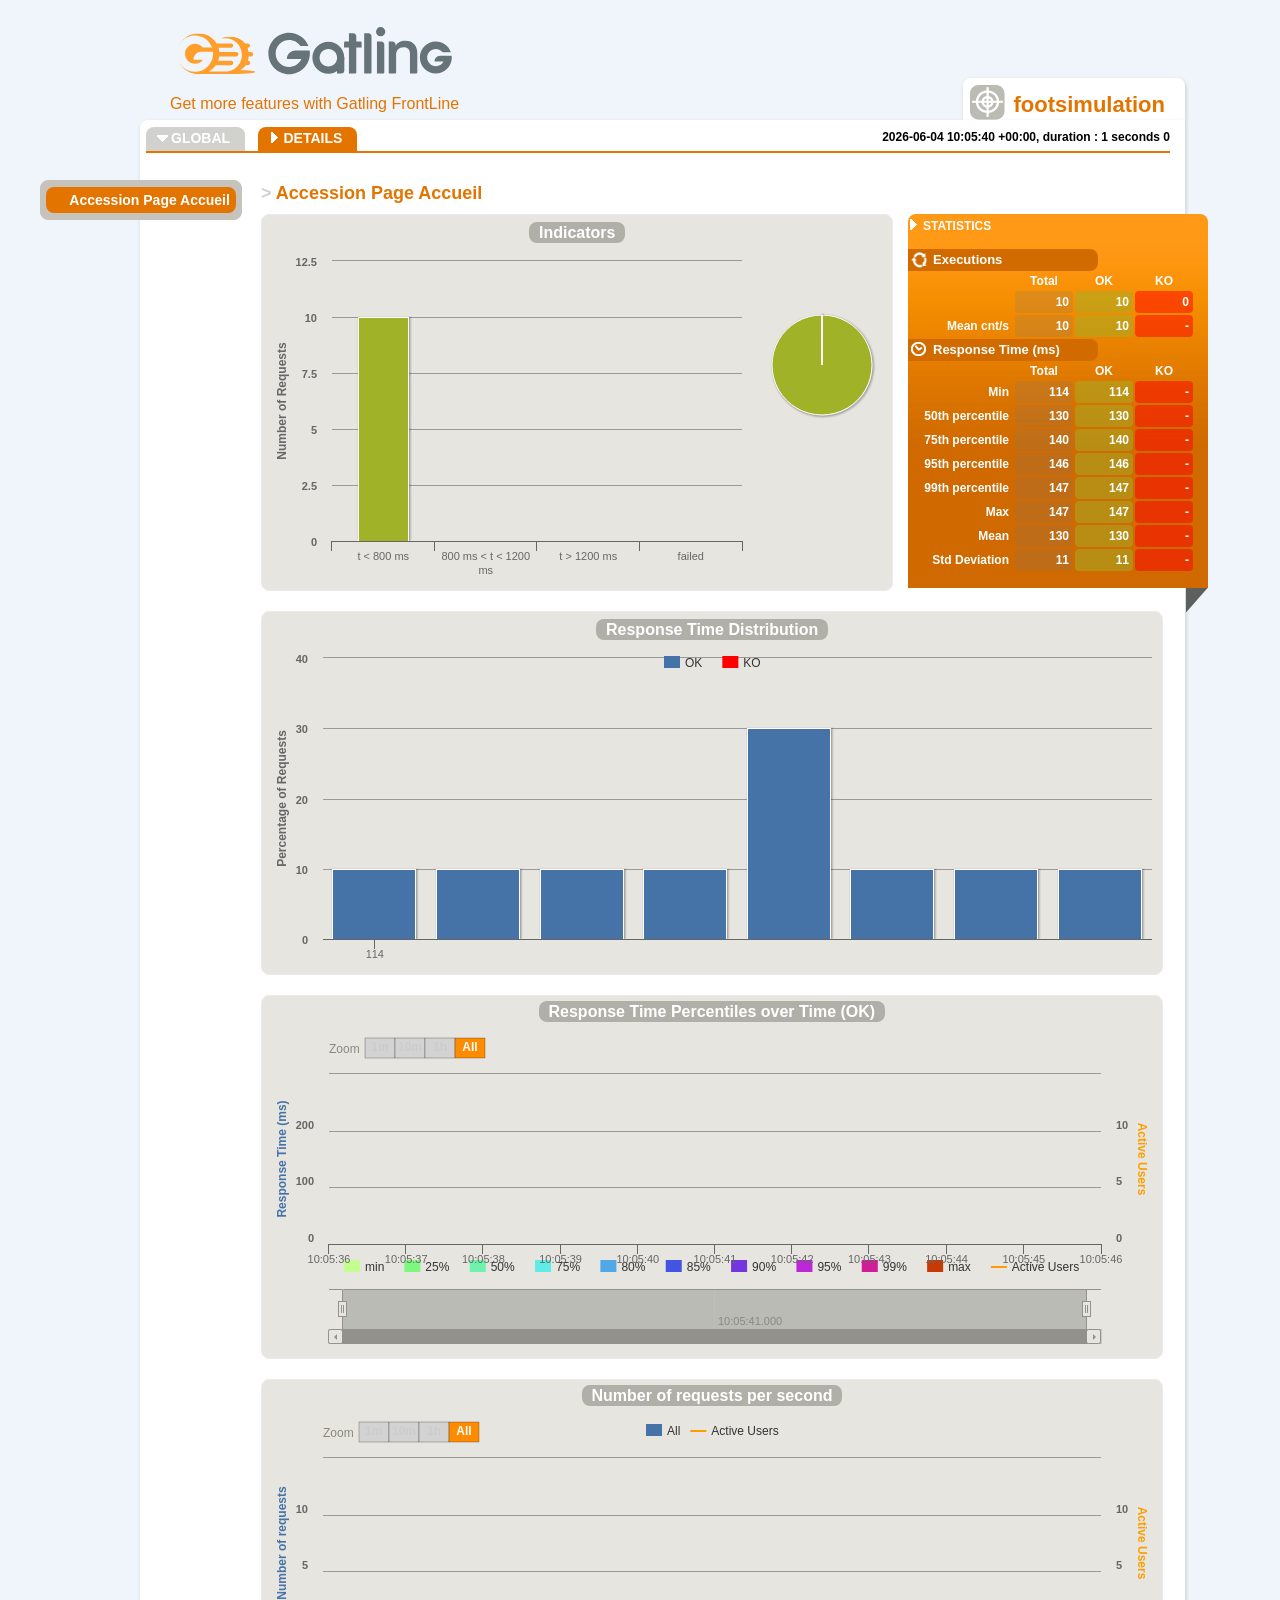
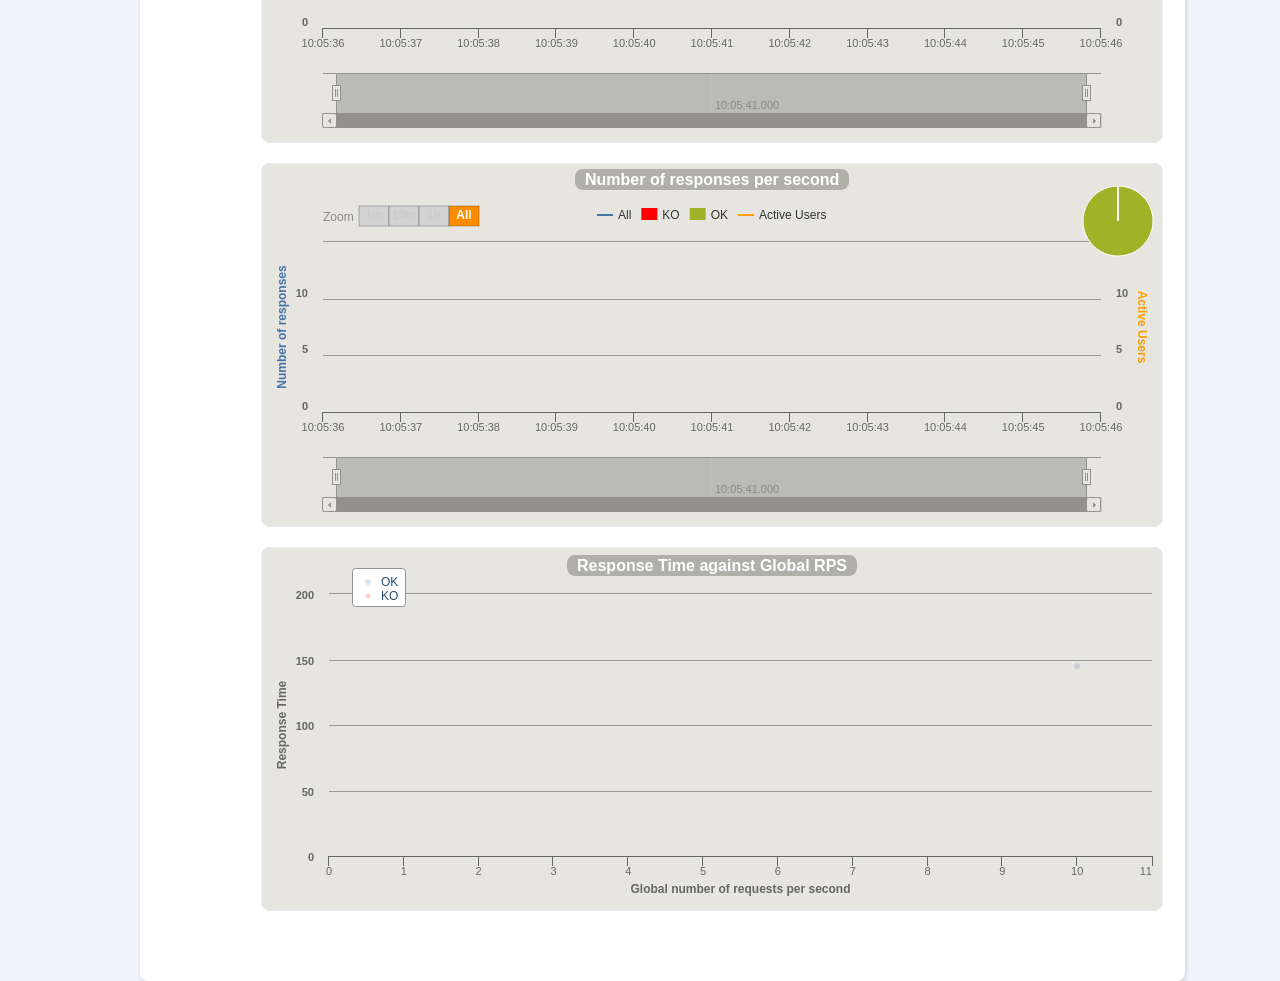
<file: gatling-results/footsimulation-20260604100540061/req_accession-page--a476d.html>
<!DOCTYPE html>
<html>
<head>
<meta charset="UTF-8">
<link rel="shortcut icon" type="image/x-icon" href="style/favicon.ico"/>
<link href="style/style.css" rel="stylesheet" type="text/css" />
<link href="style/bootstrap.min.css" rel="stylesheet" type="text/css" />
<script type="text/javascript" src="js/jquery.min.js"></script>
<script type="text/javascript" src="js/bootstrap.min.js"></script>
<script type="text/javascript" src="js/gatling.js"></script>
<script type="text/javascript" src="js/moment.min.js"></script>
<script type="text/javascript" src="js/menu.js"></script>
<script type="text/javascript" src="js/all_sessions.js"></script>
<script type="text/javascript" src="js/stats.js"></script>
<script type="text/javascript" src="js/highstock.js"></script>
<script type="text/javascript" src="js/highcharts-more.js"></script>
<script type="text/javascript" src="js/theme.js"></script>
<script type="text/javascript" src="js/unpack.js"></script>
<title>Gatling Stats - Accession Page Accueil</title>
</head>
<body>
<div class="frise"></div>
<div class="container details">
    <div class="head">
        <a class="logo" href="https://gatling.io" target="blank_" title="Gatling Home Page"><img alt="Gatling" src="style/logo.svg"/></a>
        <div class="frontline"><a href="https://gatling.io/gatling-frontline/?report" target="_blank">Get more features with Gatling FrontLine</a></div>
    </div>
    <div class="main">
        <div class="cadre">
                <div class="onglet">
                    <img src="style/cible.png" />
                    <p><span>footsimulation</span></p>
                </div>
                <div class="content">
                    <div class="sous-menu">
                        <div class="item "><a href="index.html">GLOBAL</a></div>
                        <div class="item ouvert"><a id="details_link" href="#">DETAILS</a></div>
                        <script type="text/javascript">
                          var timestamp = 1780567540061;
                          var runStartHumanDate = moment(timestamp).format("YYYY-MM-DD HH:mm:ss Z");
                          document.writeln("<p class='sim_desc' title='"+ runStartHumanDate +", duration : 1 seconds' data-content='0'>");
                          document.writeln("<b>" + runStartHumanDate + ", duration : 1 seconds 0</b>");
                          document.writeln("</p>");
                        </script>
                    </div>
                    <div class="content-in">
                        <h1><span>> </span>Accession Page Accueil</h1>
                        <div class="article">
                            
                        <div class="infos">
                            <div class="infos-in">
	                        <div class="infos-title">STATISTICS</div>
                                <div class="repli"></div>                               
                                <div class="info">
                                    <h2 class="first">Executions</h2>
                                    <table>
                                        <thead>
                                            <tr><th></th><th>Total</th><th>OK</th><th>KO</th></tr>
                                        </thead>
                                        <tbody>
                                            <tr>
                                                <td class="title"></td>
                                                <td id="numberOfRequests" class="total"></td>
                                                <td id="numberOfRequestsOK" class="ok"></td>
                                                <td id="numberOfRequestsKO" class="ko"></td>
                                            </tr>
                                            <tr>
                                                <td class="title">Mean cnt/s</td>
                                                <td id="meanNumberOfRequestsPerSecond" class="total"></td>
                                                <td id="meanNumberOfRequestsPerSecondOK" class="ok"></td>
                                                <td id="meanNumberOfRequestsPerSecondKO" class="ko"></td>
                                            </tr>
                                        </tbody>
                                    </table>
                                    <h2 class="second">Response Time (ms)</h2>
                                    <table>
                                        <thead>
                                            <tr>
                                                <th></th>
                                                <th>Total</th>
                                                <th>OK</th>
                                                <th>KO</th>
                                            </tr>
                                        </thead>
                                        <tbody>
                                            <tr>
                                                <td class="title">Min</td>
                                                <td id="minResponseTime" class="total"></td>
                                                <td id="minResponseTimeOK" class="ok"></td>
                                                <td id="minResponseTimeKO" class="ko"></td>
                                            </tr>
                                            <tr>
                                                <td class="title">50th percentile</td>
                                                <td id="percentiles1" class="total"></td>
                                                <td id="percentiles1OK" class="ok"></td>
                                                <td id="percentiles1KO" class="ko"></td>
                                            </tr>
                                            <tr>
                                                <td class="title">75th percentile</td>
                                                <td id="percentiles2" class="total"></td>
                                                <td id="percentiles2OK" class="ok"></td>
                                                <td id="percentiles2KO" class="ko"></td>
                                            </tr>
                                            <tr>
                                                <td class="title">95th percentile</td>
                                                <td id="percentiles3" class="total"></td>
                                                <td id="percentiles3OK" class="ok"></td>
                                                <td id="percentiles3KO" class="ko"></td>
                                            </tr>
                                            <tr>
                                                <td class="title">99th percentile</td>
                                                <td id="percentiles4" class="total"></td>
                                                <td id="percentiles4OK" class="ok"></td>
                                                <td id="percentiles4KO" class="ko"></td>
                                            </tr>
                                            <tr>
                                                <td class="title">Max</td>
                                                <td id="maxResponseTime" class="total"></td>
                                                <td id="maxResponseTimeOK" class="ok"></td>
                                                <td id="maxResponseTimeKO" class="ko"></td>
                                            </tr>
                                            <tr>
                                                <td class="title">Mean</td>
                                                <td id="meanResponseTime" class="total"></td>
                                                <td id="meanResponseTimeOK" class="ok"></td>
                                                <td id="meanResponseTimeKO" class="ko"></td>
                                            </tr>
                                            <tr>
                                                <td class="title">Std Deviation</td>
                                                <td id="standardDeviation" class="total"></td>
                                                <td id="standardDeviationOK" class="ok"></td>
                                                <td id="standardDeviationKO" class="ko"></td>
                                            </tr>
                                        </tbody>
                                    </table>
                                </div>
                            </div>
                        </div>

            <div class="schema demi">
              <div id="container_indicators" class="demi"></div>
            </div>

            <div class="schema geant">
              <div id="container_distrib" class="geant"></div>
            </div>

            <div class="schema geant">
              <div id="container" class="geant"></div>
            </div>

            <div class="schema geant">
              <a name="requests"></a>
                <div id="container_requests" class="geant"></div>
            </div>

            <div class="schema geant">
              <a name="responses"></a>
                <div id="container_responses" class="geant"></div>
            </div>

            <div class="schema geant">
              <div id="container_response_time_dispersion" class="geant"></div>
            </div>

                        </div>
                    </div>
                </div>
        </div>
    </div>
    <div class="nav">
        <ul></ul>
    </div>
</div>
<script type="text/javascript">
    var pageStats = stats.contents['req_accession-page--a476d'].stats;
    $(document).ready(function() {
        $('.sim_desc').popover({trigger:'hover', placement:'bottom'});
        setDetailsLinkUrl();
        setDetailsMenu();
        setActiveMenu();
        fillStats(pageStats);
        
Highcharts.setOptions({
  global: { useUTC: false }
});

var indicatorsChart = new Highcharts.Chart({
  chart: {
    renderTo: 'container_indicators',
    marginRight: 150
  },
  credits: { enabled: false },
  legend: { enabled: false },
  title: { text: 'A title to let highcharts reserve the place for the title set later' },
  xAxis: {
    categories: [
      pageStats.group1.name,
      pageStats.group2.name,
      pageStats.group3.name,
      pageStats.group4.name
    ]
  },
  yAxis: {
    title: { text: 'Number of Requests' }
  },
  tooltip: {
    formatter: function() {
      var s;
      if (this.point.name) { // the pie chart
        s = ''+ this.point.name +': '+ this.y +'% requests';
      } else {
        s = ''+ this.y + ' requests';
      }
      return s;
    }
  },
  plotOptions: {
    series: {
      stacking: 'normal',
      shadow: true
    }
  },
  series: [
    {
      type: 'column',
      data: [{
      	color: '#A0B228',
      	y: pageStats.group1.count
      },
      {
      	color: '#FFDD00',
      	y: pageStats.group2.count
      },
      {
      	color: '#FF9D00',
      	y: pageStats.group3.count
      },
      {
      	color: '#FF0000',
      	y: pageStats.group4.count
      }]
    },
    {
      type: 'pie',
      name: 'Percentages',
      data: [
        {
          name: pageStats.group1.name,
          y: pageStats.group1.percentage,
          color: '#A0B228'
        },
        {
          name: pageStats.group2.name,
          y: pageStats.group2.percentage,
          color: '#FFDD00'
        },
        {
          name: pageStats.group3.name,
          y: pageStats.group3.percentage,
          color: '#FF9D00'
        },
        {
          name: pageStats.group4.name,
          y: pageStats.group4.percentage,
          color: '#FF0000'
        }
      ],
      center: [470, 85],
      size: 100,
      showInLegend: false,
      dataLabels: { enabled: false }
    }
  ]
});

indicatorsChart.setTitle({
  text: '<span class="chart_title">Indicators</span>',
  useHTML: true
});

	    $('#container_errors').sortable('#container_errors');
    
var responseTimeDistributionChart = new Highcharts.Chart({
  chart: {
    renderTo: 'container_distrib',
    type: 'column'
  },
  credits: {
    enabled: false
  },
  legend: {
    enabled: true,
    floating: true,
    y: -285,
    borderWidth: 0,
    itemStyle: {
      fontWeight: "normal"
    }
  },
  title: {
    text: 'A title to let highcharts reserve the place for the title set later'
  },
  xAxis: {
    categories: ['114', '116', '124', '126', '130', '143', '144', '147'],
    tickInterval: 20
  },
  yAxis: {
    min: 0,
    title: {
      text: 'Percentage of Requests'
    }
  },
  tooltip: {
    formatter: function() {
      return '<b>'+ this.x +' ms</b><br/>'+
      this.series.name +': '+ this.y +' %<br/>'+
      'Total: '+ this.point.stackTotal + ' %';
    }
  },
  plotOptions: {
    series: {
      groupPadding: 0,
      stacking: 'normal',
      shadow: true
    }
  },
  series: [
  	{
type: 'column',
color: '#4572A7',
name: 'OK',
data: [
  10.0,10.0,10.0,10.0,30.0,10.0,10.0,10.0
],
tooltip: { yDecimals: 0, ySuffix: 'ms' }
},
  	{
type: 'column',
color: '#FF0000',
name: 'KO',
data: [
  
],
tooltip: { yDecimals: 0, ySuffix: 'ms' }
}
  ]
});

responseTimeDistributionChart.setTitle({
  text: '<span class="chart_title">Response Time Distribution</span>',
  useHTML: true
});

var responseTimePercentiles = unpack([[1780567541,[114,124,130,139,143,143,144,145,146,147]]]);

var responseTimeChart = new Highcharts.StockChart({
  chart: {
    renderTo: 'container',
    zoomType: 'x'
  },
  colors: ['#C4FD90', '#7FF77F', '#6FF2AD', '#60ECE5', '#51A8E7', '#4353E2', '#7335DC', '#BC28D7', '#D11C97', '#C73905', 'Orange'],
  credits: { enabled: false },
  legend: {
    enabled: true,
    floating: true,
    y: -65,
    borderWidth: 0,
    itemStyle: { fontWeight: "normal" }
  },
  title: { text: 'A title to let highcharts reserve the place for the title set later' },
  navigator: { baseSeries: 9 },
  rangeSelector: {
    rangeSelector: { align: "left" },
    buttonSpacing: 0,
    buttonTheme: {
      fill: 'LightGrey',
      padding: 1,
      stroke: 'Black',
      'stroke-width': 0.25,
      style: {
        color: 'Black',
        fontWeight: 'bold',
      },
      states: {
        stroke: 'Black',
        'stroke-width': 0.25,
        hover: {
          fill: 'DarkGrey',
          style: { color: 'black' }
        },
        select: {
          fill: 'DarkOrange',
          style: { color: 'white' }
        }
      }
    },
    buttons : [
      {
        type : 'minute',
        count : 1,
        text : '1m'
      }, {
        type : 'minute',
        count : 10,
        text : '10m'
      }, {
        type : 'hour',
        count : 1,
        text : '1h'
      }, {
        type : 'all',
        count : 1,
        text : 'All'
      }
    ],
    selected : 3,
    inputEnabled : false
  },
  xAxis: {
    type: 'datetime',
    ordinal: false,
    maxZoom: 10000 // three days
  },
  yAxis:[
    {
      min: 0,
      title: {
        text: 'Response Time (ms)',
        style: { color: '#4572A7' }
      },
      opposite: false
    }, {
      min: 0,
      title: {
        text: 'Active Users',
        style: { color: '#FF9D00' }
      },
      opposite: true
    }
  ],
  plotOptions: {
    arearange: { lineWidth: 1 },
    series: {
      dataGrouping: { enabled: false }
    }
  },
  series: [
  
    
         {
pointInterval: 1000,
name: 'min',
data: responseTimePercentiles[0],
tooltip: { yDecimals: 0, ySuffix: 'ms' },
type : 'area',
yAxis: 0,
zIndex: 10
},
         {
pointInterval: 1000,
name: '25%',
data: responseTimePercentiles[1],
tooltip: { yDecimals: 0, ySuffix: 'ms' },
type : 'area',
yAxis: 0,
zIndex: 9
},
         {
pointInterval: 1000,
name: '50%',
data: responseTimePercentiles[2],
tooltip: { yDecimals: 0, ySuffix: 'ms' },
type : 'area',
yAxis: 0,
zIndex: 8
},
         {
pointInterval: 1000,
name: '75%',
data: responseTimePercentiles[3],
tooltip: { yDecimals: 0, ySuffix: 'ms' },
type : 'area',
yAxis: 0,
zIndex: 7
},
         {
pointInterval: 1000,
name: '80%',
data: responseTimePercentiles[4],
tooltip: { yDecimals: 0, ySuffix: 'ms' },
type : 'area',
yAxis: 0,
zIndex: 6
},
         {
pointInterval: 1000,
name: '85%',
data: responseTimePercentiles[5],
tooltip: { yDecimals: 0, ySuffix: 'ms' },
type : 'area',
yAxis: 0,
zIndex: 5
},
         {
pointInterval: 1000,
name: '90%',
data: responseTimePercentiles[6],
tooltip: { yDecimals: 0, ySuffix: 'ms' },
type : 'area',
yAxis: 0,
zIndex: 4
},
         {
pointInterval: 1000,
name: '95%',
data: responseTimePercentiles[7],
tooltip: { yDecimals: 0, ySuffix: 'ms' },
type : 'area',
yAxis: 0,
zIndex: 3
},
         {
pointInterval: 1000,
name: '99%',
data: responseTimePercentiles[8],
tooltip: { yDecimals: 0, ySuffix: 'ms' },
type : 'area',
yAxis: 0,
zIndex: 2
},
         {
pointInterval: 1000,
name: 'max',
data: responseTimePercentiles[9],
tooltip: { yDecimals: 0, ySuffix: 'ms' },
type : 'area',
yAxis: 0,
zIndex: 1
},
  allUsersData
  ]
});

responseTimeChart.setTitle({
  text: '<span class="chart_title chart_title_">Response Time Percentiles over Time (OK)</span>',
  useHTML: true
});

var container_requests = unpack([[1780567541,[10,0, 10]]]);

var requestsChart = new Highcharts.StockChart({
  chart: {
    renderTo: 'container_requests',
    zoomType: 'x'
  },
  credits: { enabled: false },
  legend: {
    enabled: true,
    floating: true,
    itemDistance: 10,
    y: -285,
    borderWidth: 0,
    itemStyle: { fontWeight: "normal" }
  },
  title: { text: 'A title to let highcharts reserve the place for the title set later' },
  rangeSelector: {
    buttonSpacing: 0,
    buttonTheme: {
      fill: 'LightGrey',
      padding: 1,
      stroke: 'Black',
      'stroke-width': 0.25,
      style: {
        color: 'Black',
        fontWeight: 'bold',
      },
      states: {
        stroke: 'Black',
        'stroke-width': 0.25,
        hover: {
          fill: 'DarkGrey',
          style: { color: 'black' }
         },
         select: {
          fill: 'DarkOrange',
          style: { color: 'white' }
        }
      }
    },
    buttons : [
      {
        type : 'minute',
        count : 1,
        text : '1m'
      }, {
        type : 'minute',
        count : 10,
        text : '10m'
      }, {
        type : 'hour',
        count : 1,
        text : '1h'
      }, {
        type : 'all',
        count : 1,
        text : 'All'
      }
    ],
    selected : 3,
    inputEnabled : false
  },
  plotOptions: {
    series: {
      dataGrouping: { enabled: false }
    },
    area: {
      stacking: 'normal'
    }
  },
  xAxis: {
    type: 'datetime',
    ordinal: false,
    maxZoom: 10000 // three days
  },
  yAxis:[
    {
      min: 0,
      title: {
        text: 'Number of requests',
        style: { color: '#4572A7' }
      },
      opposite: false
    }, {
      min: 0,
      title: {
        text: 'Active Users',
        style: { color: '#FF9D00' }
      },
      opposite: true
    }
  ],
  series: [
    {
color: '#4572A7',
name: 'All',
data: container_requests[0],
tooltip: { yDecimals: 0, ySuffix: '', valueDecimals: 0 }
,type: 'area'},
    allUsersData
  ]
});

requestsChart.setTitle({
  text: '<span class="chart_title">Number of requests per second</span>',
  useHTML: true
});

var container_responses = unpack([[1780567541,[10,0, 10]]]);

var requestsChart = new Highcharts.StockChart({
  chart: {
    renderTo: 'container_responses',
    zoomType: 'x'
  },
  credits: { enabled: false },
  legend: {
    enabled: true,
    floating: true,
    itemDistance: 10,
    y: -285,
    borderWidth: 0,
    itemStyle: { fontWeight: "normal" }
  },
  title: { text: 'A title to let highcharts reserve the place for the title set later' },
  rangeSelector: {
    buttonSpacing: 0,
    buttonTheme: {
      fill: 'LightGrey',
      padding: 1,
      stroke: 'Black',
      'stroke-width': 0.25,
      style: {
        color: 'Black',
        fontWeight: 'bold',
      },
      states: {
        stroke: 'Black',
        'stroke-width': 0.25,
        hover: {
          fill: 'DarkGrey',
          style: { color: 'black' }
         },
         select: {
          fill: 'DarkOrange',
          style: { color: 'white' }
        }
      }
    },
    buttons : [
      {
        type : 'minute',
        count : 1,
        text : '1m'
      }, {
        type : 'minute',
        count : 10,
        text : '10m'
      }, {
        type : 'hour',
        count : 1,
        text : '1h'
      }, {
        type : 'all',
        count : 1,
        text : 'All'
      }
    ],
    selected : 3,
    inputEnabled : false
  },
  plotOptions: {
    series: {
      dataGrouping: { enabled: false }
    },
    area: {
      stacking: 'normal'
    }
  },
  xAxis: {
    type: 'datetime',
    ordinal: false,
    maxZoom: 10000 // three days
  },
  yAxis:[
    {
      min: 0,
      title: {
        text: 'Number of responses',
        style: { color: '#4572A7' }
      },
      opposite: false
    }, {
      min: 0,
      title: {
        text: 'Active Users',
        style: { color: '#FF9D00' }
      },
      opposite: true
    }
  ],
  series: [
    {
color: '#4572A7',
name: 'All',
data: container_responses[0],
tooltip: { yDecimals: 0, ySuffix: '', valueDecimals: 0 }
},
{
color: '#FF0000',
name: 'KO',
data: container_responses[1],
tooltip: { yDecimals: 0, ySuffix: '', valueDecimals: 0 }
,type: 'area'},
{
color: '#A0B228',
name: 'OK',
data: container_responses[2],
tooltip: { yDecimals: 0, ySuffix: '', valueDecimals: 0 }
,type: 'area'},
    allUsersData,
{
  
type: 'pie',
name: 'Distribution',
data: [
  {name: 'OK', y: 10.0, color: '#A0B228'},{name: 'KO', y: 0.0, color: '#FF0000'}
],
center: [775, -40],
size: 70,
showInLegend: false,
dataLabels: { enabled: false },
dataGrouping: { enabled: false }

}

  ]
});

requestsChart.setTitle({
  text: '<span class="chart_title">Number of responses per second</span>',
  useHTML: true
});

var scatterChart = new Highcharts.Chart({
  chart: {
    renderTo: 'container_response_time_dispersion', 
    defaultSeriesType: 'scatter',
    zoomType: 'xy'
  },
  credits: { enabled: false },
  xAxis: {
    title: {
      enabled: true,
      text: 'Global number of requests per second',
      style: { fontWeight: 'bold' }
    },
    startOnTick: true,
    endOnTick: true,
    showLastLabel: true,
    min: 0
  },
  title: { text: 'A title to let highcharts reserve the place for the title set later' },
  yAxis: {
    min: 0,
    title: { text: 'Response Time' }
  },
  tooltip: {
    formatter: function() {
         return ''+ this.y +' ms at ' + this.x + ' allreq/s';
    }
  },
  legend: {
    layout: 'vertical',
    align: 'left',
    verticalAlign: 'top',
    x: 80,
    y: 10,
    floating: true,
    backgroundColor: '#FFFFFF',
    borderWidth: 1,
    borderRadius: 3,
    itemStyle: {
      fontWeight: "normal",
      color: "#274B6D"
    }
  },
  plotOptions: {
    scatter: {
      marker: {
        radius: 3,
        states: {
          hover: {
            enabled: true,
            lineColor: 'rgb(100,100,100)'
          }
        }
      },
      states: {
        hover: {
          marker: { enabled: false }
        }
      }
    }
  },
  series: [
	  {
type: 'scatter',
color: 'rgba(69, 114, 167, .2)',
name: 'OK',
data: [
[10,145]
]},
	  {
type: 'scatter',
color: 'rgba(255, 0, 0, .2)',
name: 'KO',
data: [
[]
]}
	]
});

scatterChart.setTitle({
  text: '<span class="chart_title">Response Time against Global RPS</span>',
  useHTML: true
});

    });
</script>
</body>
</html>
</file>
<file: style.css>
body { font-family: sans-serif; background: #f4f4f4; text-align: center; }
header { background: #2c3e50; color: white; padding: 1rem; }
</file>
<file: gatling-results/advancedsimulationstep01-20260604094848128/style/style.css>
/**
 * Copyright 2011-2014 eBusiness Information, Groupe Excilys (www.ebusinessinformation.fr)
 *
 * Licensed under the Apache License, Version 2.0 (the "License");
 * you may not use this file except in compliance with the License.
 * You may obtain a copy of the License at
 *
 * 		http://www.apache.org/licenses/LICENSE-2.0
 *
 * Unless required by applicable law or agreed to in writing, software
 * distributed under the License is distributed on an "AS IS" BASIS,
 * WITHOUT WARRANTIES OR CONDITIONS OF ANY KIND, either express or implied.
 * See the License for the specific language governing permissions and
 * limitations under the License.
 */
body {
	font-family: arial;
	margin: 0;
	padding: 0;
	background-color: #f0f5fb;
	color: #000;
	font-size: 12px;
}

.container {
	width: 1200px;
	margin: 0 auto;
	position: relative;
	overflow: visible;
}

.frise {
	background-color: #f0f5fb;
	height: 530px;
	width: 100%;
	position: absolute;
	top: 60px;
	z-index: -1;
}

.global {
	height: 650px
}

a {
	text-decoration: none;
	color: #E37400;
}

a:hover {
	color: #D1D1CE;
}

p {
	margin: 10px 0;
	padding: 0;
}

img {
	border: 0;
}

h1 {
	font-size: 18px;
	color: #E37400;
	margin: 10px 0;
}

h1 span {
	color: #D1D1CE;
}

.main {
	width: 100%
}

.head {
	height: 100px;
	width: 600px;
	padding: 10px 0 0 120px;
	background-color: #f0f5fb;
	position: absolute;
	top: 0;
	left: 0;
}

.head .logo {
    display: block;
    height: 85px;
}

.logo img {
    height: 100%;
}

.head .frontline {
    padding: 0 0 0 10px;
    font-size: 16px;
}

.sim_desc {
	float: right;
	padding: 0;
	margin: 0
}

.cadre {
	width: 1050px;
	padding-left: 100px;
	position: relative;
	top: 120px;
}

.onglet {
	background: #FFF;
	padding: 7px 50px;
	margin: 5px 5px 0 5px;
	color: #BCBCB5;
	font-size: 18px;
	font-weight: bold;
	position: absolute;
	right: 0;
	top: -47px;
	z-index: -1;
	height: 28px;
	-webkit-box-shadow: 1px 2px 4px 0px rgba(47,47,47,0.2);
    -moz-box-shadow: 1px 2px 4px 0px rgba(47,47,47,0.2);
    box-shadow: 1px 2px 4px 0px rgba(47,47,47,0.2);
	-webkit-border-top-right-radius: 8px;
	-webkit-border-top-left-radius: 8px;
	border-color: #D1D1CE
}

.onglet img {
	position: absolute;
	top: 7px;
	left: 7px;
}

.onglet span {
	color: #E37400;
	margin-right: 10px;
}

.onglet p {
	margin: 7px -40px 10px 0;
	font-size: 22px
}

.content {
	margin-right: 5px;
	padding: 0 10px 40px 1px;
	background: #FFF;
	-webkit-box-shadow: 1px 2px 4px 0px rgba(47,47,47,0.2);
    -moz-box-shadow: 1px 2px 4px 0px rgba(47,47,47,0.2);
    box-shadow: 1px 2px 4px 0px rgba(47,47,47,0.2);

	border-top-left-radius: 8px;
	border-bottom-left-radius: 8px;
	border-bottom-right-radius: 8px;
	-moz-border-top-left-radius: 8px;
	-moz-border-bottom-left-radius: 8px;
	-moz-border-bottom-right-radius: 8px;
	-webkit-border-top-left-radius: 8px;
	-webkit-border-bottom-left-radius: 8px;
	-webkit-border-bottom-right-radius: 8px;

	border-color: #D1D1CE
}

.content-in {
	margin: 30px 30px 30px 120px;
}

.sous-menu {
	border-bottom: 2px #E37400 solid;
	padding: 10px 0 5px 0;
	margin: 0 5px;
	z-index: -1;
}

.sous-menu a {
	color: #FFF;
	font-size: 14px;
	font-weight: bold;
}

.sous-menu .item {
	background: #D1D1CE url('arrow_down.png') 9px 6px no-repeat;
	display: inline;
	margin: 0 10px 0 0;
	padding: 5px 15px 5px 25px;
	border-top-right-radius: 8px;
	border-top-left-radius: 8px
}

.sous-menu .ouvert {
	background: #E37400 url('arrow_right.png') 11px 3px no-repeat;
}

.nav {
	top: 180px;
	width: 200px;
	background: #C5C3BC;
	position: absolute;
	z-index: 9;
	border-radius: 8px;
	border: 1px solid #C5C3BC
}

.nav ul {
	padding: 0;
	margin: 3px
}

.nav li {
	margin: 0 auto;
	padding: 3px 0;
	list-style: none;
	width: 190px;
	border-bottom: 1px #acaba6 solid;
	border-top: 1px #d4d2cc solid;
}

.nav li:first-child {
	border-top: none;
}

.nav li:last-child {
	border-bottom: none;
}

.nav .item {
	padding: 5px 0px 5px 0px;
	display: block;
	margin: 0 auto;
	word-wrap: break-word;
}

.nav .item a {
	color: #000;
	font-size: 14px;
	font-weight: bold;
	margin: 0px;
}

.nav .item:hover {
	background-color: #92918C;
	border-radius: 8px;
}

.nav .on .item {
	border-radius: 8px;
	background-color: #E37400;
}

.nav .on .item a {
	color: #FFF;
}

.article {
	position: relative;
}

.infos {
	position: absolute;
	top: 0;
	right: -63px;
	width: 300px;
	color: #FFF;
}

.infos-in {
	padding: 0 0 25px 0;
	position: relative;
}

.infos-title {
	height: 15px;
	text-align: left;
	font-weight: bold;
	background: #ff9916 url('arrow_right.png') 0px 3px no-repeat;
	border-top-left-radius: 8px;
	border-top-right-radius: 8px;
	padding: 5px 15px 0px 15px;
}

.info {
	margin: 0;
	height: 100%;
	background: #CF6900 url('stat-fond.png') repeat-x;
	padding: 15px 0px 15px 0
}

.repli {
	position: absolute;
	bottom: 0;
	right: 0;
	background: url('stat-fleche-bas.png') no-repeat top left;
	height: 25px;
	width: 22px;
}

.infos h2 {
	font-size: 13px;
	font-weight: bold;
	margin: 0;
	padding: 3px 0 0 25px;
	color: #FFF;
	height: 19px;
	width: 165px;
	-moz-border-top-right-radius: 8px;
	-moz-border-bottom-right-radius: 8px;
	-webkit-border-top-right-radius: 8px;
	-webkit-border-bottom-right-radius: 8px;
	-ms-border-top-right-radius: 8px;
	-ms-border-bottom-right-radius: 8px;
	-o-border-top-right-radius: 8px;
	-o-border-bottom-right-radius: 8px;
	border-top-right-radius: 8px;
	border-bottom-right-radius: 8px;
}

.infos .first {
	background: url('stat-l-roue.png') no-repeat 3px 3px #d16b00
}

.infos .second {
	background: url('stat-l-temps.png') no-repeat 3px 3px #d16b00
}

.infos th {
	text-align: center
}

.infos td {
	font-weight: bold;
	width: 50px;
	text-align: right;
	padding: 4px;
	-webkit-border-radius: 4px;
	-moz-border-radius: 4px;
	-ms-border-radius: 4px;
	-o-border-radius: 4px;
	border-radius: 4px
}

.infos .title {
	width: 95px
}

.infos .ok {
	background-color: rgba(160, 178, 40, 0.5)
}

.infos .total {
	background-color: rgba(120, 120, 120, 0.2)
}

.infos .ko {
	-webkit-border-radius: 4px;
	background-color: rgba(255, 0, 0, 0.5)
}

.schema {
	background: #EAEAEA;
	border-radius: 8px;
	border: 1px solid #EAEAEA;
	margin-bottom: 20px
}

.demi {
	width: 630px;
	height: 375px;
}

.geant {
	width: 900px;
	height: 362px;
}

.extensible-geant {
	width: 900px;
}

.polar {
	width: 250px;
	height: 375px;
	position: absolute;
	top: 0px;
	right: -17px;
}

.chart_title {
	background: #b0b0a8;
	padding: 2px 10px;
	color: #FFF;
	font-weight: bold;
	border-radius: 8px;
	font-size: 16px;
}

.statistics {
	margin-bottom: 20px;
	color: white;
	display: block;
}

.statistics .title {
	height: 15px;
	text-align: left;
	font-weight: bold;
	background: #ff9916;
	border-top-left-radius: 8px;
	border-top-right-radius: 8px;
	padding: 5px 15px 0px 15px;
	width: 870px;
}

.title_not_collapsed {
	background: #ff9916 url('arrow_down.png') 0px 3px no-repeat;
	cursor: pointer;
	padding-left: 20px;
}

.title_not_collapsed span {
	display: none;
}

.title_collapsed {
	background: #ff9916 url('arrow_right.png') 0px 0px no-repeat;
	cursor: pointer;
	padding-left: 20px;
}

#container_statistics_head {
	background: #FF9916;
	padding: 5px 5px 0px 5px;
}

#container_statistics_body {
	border-bottom-left-radius: 8px;
	border-bottom-right-radius: 8px;
	background: #CF6900 url('stat-fond.png') repeat-x;
	padding: 0px 5px 5px 5px;
}

#container_errors {
	background: #FF9916;
	padding: 5px 5px 0px 5px;
	border-bottom-left-radius: 8px;
	border-bottom-right-radius: 8px;
	background: #CF6900 url('stat-fond.png') repeat-x;
}

#container_assertions {
	background: #FF9916;
	padding: 5px 5px 0px 5px;
	border-bottom-left-radius: 8px;
	border-bottom-right-radius: 8px;
	background: #CF6900 url('stat-fond.png') repeat-x;
}

.statistics-in {
	margin: 0;
	border-spacing: 4px;
}

.statistics .scrollable {
	max-height: 785px;
	overflow-y: auto;
	width: 915px;
}

.statistics-in a {
	color: white;
	font-weight: bold;
}

.statistics-in .header {
	font-size: 13px;
	font-weight: bold;
	border-radius: 4px;
	padding: 4px;
	background-color: #d16b00;
}

.sortable {
	cursor: pointer;
}

.sortable span {
	background: url('sortable.png') no-repeat right 3px;
	padding-right: 10px;
}

.sorted-up span {
	background-image: url('sorted-up.png');
}

.sorted-down span {
	background-image: url('sorted-down.png');
}

.executions {
	background: url('stat-l-roue.png') no-repeat 4px 4px #d16b00;
	padding: 4px 4px 4px 25px;
}

.response-time {
	background: url('stat-l-temps.png') no-repeat 4px 4px #d16b00;
	padding: 4px 4px 4px 25px;
}

.statistics-in td {
	padding: 4px;
	border-radius: 4px;
}

.statistics-in .col-1 {
	width: 175px;
}

.statistics-in .value {
	text-align: right;
	width: 50px;
}

.statistics-in .total {
	background-color: rgba(120, 120, 120, 0.2);
}

.statistics-in .ok {
	background-color: rgba(160, 178, 40, 0.5);
}

.statistics-in .ko {
	background-color: rgba(255, 0, 0, 0.5);
}

.statistics-in .expand-button {
	padding-left: 10px;
	cursor: pointer;
}

.expand-button.hidden {
	background: none;
	cursor: default;
}

.statistics .expand-all-button, .statistics .collapse-all-button {
	color: white;
	cursor: pointer;
}

.statistics-in .expand-button.expand {
	background: url('little_arrow_right.png') no-repeat 3px 3px;
}

.statistics-in .expand-button.collapse {
	background: url('sorted-down.png') no-repeat 0px 0px;
}

.nav .expand-button {
	padding: 10px;
}

.nav .expand-button.expand {
	background: url('arrow_right_black.png') no-repeat 5px 10px;
	cursor: pointer;
}

.nav .expand-button.collapse {
	background: url('arrow_down_black.png') no-repeat 3px 12px;
	cursor: pointer;
}

.nav .on .expand-button.expand {
	background-image: url('arrow_right.png');
}

.nav .on .expand-button.collapse {
	background-image: url('arrow_down.png');
}

.right {
	float: right;
}

.withTooltip {outline:none; }
.withTooltip:hover {text-decoration:none;}
.withTooltip .tooltipContent {
    z-index:10;display:none;
    margin-top: -5px;
    padding: 4px;
    -webkit-box-shadow: 1px 2px 4px 0px rgba(47,47,47,0.2);
    -moz-box-shadow: 1px 2px 4px 0px rgba(47,47,47,0.2);
    box-shadow: 1px 2px 4px 0px rgba(47,47,47,0.2);
    border-radius:4px;
    position:absolute; color:#ffffff;
    background:#d16b00;
}
.withTooltip:hover .tooltipContent{
    display:inline;
}
</file>
<file: gatling-results/footsimulation-20260604100333315/style/style.css>
/**
 * Copyright 2011-2014 eBusiness Information, Groupe Excilys (www.ebusinessinformation.fr)
 *
 * Licensed under the Apache License, Version 2.0 (the "License");
 * you may not use this file except in compliance with the License.
 * You may obtain a copy of the License at
 *
 * 		http://www.apache.org/licenses/LICENSE-2.0
 *
 * Unless required by applicable law or agreed to in writing, software
 * distributed under the License is distributed on an "AS IS" BASIS,
 * WITHOUT WARRANTIES OR CONDITIONS OF ANY KIND, either express or implied.
 * See the License for the specific language governing permissions and
 * limitations under the License.
 */
body {
	font-family: arial;
	margin: 0;
	padding: 0;
	background-color: #f0f5fb;
	color: #000;
	font-size: 12px;
}

.container {
	width: 1200px;
	margin: 0 auto;
	position: relative;
	overflow: visible;
}

.frise {
	background-color: #f0f5fb;
	height: 530px;
	width: 100%;
	position: absolute;
	top: 60px;
	z-index: -1;
}

.global {
	height: 650px
}

a {
	text-decoration: none;
	color: #E37400;
}

a:hover {
	color: #D1D1CE;
}

p {
	margin: 10px 0;
	padding: 0;
}

img {
	border: 0;
}

h1 {
	font-size: 18px;
	color: #E37400;
	margin: 10px 0;
}

h1 span {
	color: #D1D1CE;
}

.main {
	width: 100%
}

.head {
	height: 100px;
	width: 600px;
	padding: 10px 0 0 120px;
	background-color: #f0f5fb;
	position: absolute;
	top: 0;
	left: 0;
}

.head .logo {
    display: block;
    height: 85px;
}

.logo img {
    height: 100%;
}

.head .frontline {
    padding: 0 0 0 10px;
    font-size: 16px;
}

.sim_desc {
	float: right;
	padding: 0;
	margin: 0
}

.cadre {
	width: 1050px;
	padding-left: 100px;
	position: relative;
	top: 120px;
}

.onglet {
	background: #FFF;
	padding: 7px 50px;
	margin: 5px 5px 0 5px;
	color: #BCBCB5;
	font-size: 18px;
	font-weight: bold;
	position: absolute;
	right: 0;
	top: -47px;
	z-index: -1;
	height: 28px;
	-webkit-box-shadow: 1px 2px 4px 0px rgba(47,47,47,0.2);
    -moz-box-shadow: 1px 2px 4px 0px rgba(47,47,47,0.2);
    box-shadow: 1px 2px 4px 0px rgba(47,47,47,0.2);
	-webkit-border-top-right-radius: 8px;
	-webkit-border-top-left-radius: 8px;
	border-color: #D1D1CE
}

.onglet img {
	position: absolute;
	top: 7px;
	left: 7px;
}

.onglet span {
	color: #E37400;
	margin-right: 10px;
}

.onglet p {
	margin: 7px -40px 10px 0;
	font-size: 22px
}

.content {
	margin-right: 5px;
	padding: 0 10px 40px 1px;
	background: #FFF;
	-webkit-box-shadow: 1px 2px 4px 0px rgba(47,47,47,0.2);
    -moz-box-shadow: 1px 2px 4px 0px rgba(47,47,47,0.2);
    box-shadow: 1px 2px 4px 0px rgba(47,47,47,0.2);

	border-top-left-radius: 8px;
	border-bottom-left-radius: 8px;
	border-bottom-right-radius: 8px;
	-moz-border-top-left-radius: 8px;
	-moz-border-bottom-left-radius: 8px;
	-moz-border-bottom-right-radius: 8px;
	-webkit-border-top-left-radius: 8px;
	-webkit-border-bottom-left-radius: 8px;
	-webkit-border-bottom-right-radius: 8px;

	border-color: #D1D1CE
}

.content-in {
	margin: 30px 30px 30px 120px;
}

.sous-menu {
	border-bottom: 2px #E37400 solid;
	padding: 10px 0 5px 0;
	margin: 0 5px;
	z-index: -1;
}

.sous-menu a {
	color: #FFF;
	font-size: 14px;
	font-weight: bold;
}

.sous-menu .item {
	background: #D1D1CE url('arrow_down.png') 9px 6px no-repeat;
	display: inline;
	margin: 0 10px 0 0;
	padding: 5px 15px 5px 25px;
	border-top-right-radius: 8px;
	border-top-left-radius: 8px
}

.sous-menu .ouvert {
	background: #E37400 url('arrow_right.png') 11px 3px no-repeat;
}

.nav {
	top: 180px;
	width: 200px;
	background: #C5C3BC;
	position: absolute;
	z-index: 9;
	border-radius: 8px;
	border: 1px solid #C5C3BC
}

.nav ul {
	padding: 0;
	margin: 3px
}

.nav li {
	margin: 0 auto;
	padding: 3px 0;
	list-style: none;
	width: 190px;
	border-bottom: 1px #acaba6 solid;
	border-top: 1px #d4d2cc solid;
}

.nav li:first-child {
	border-top: none;
}

.nav li:last-child {
	border-bottom: none;
}

.nav .item {
	padding: 5px 0px 5px 0px;
	display: block;
	margin: 0 auto;
	word-wrap: break-word;
}

.nav .item a {
	color: #000;
	font-size: 14px;
	font-weight: bold;
	margin: 0px;
}

.nav .item:hover {
	background-color: #92918C;
	border-radius: 8px;
}

.nav .on .item {
	border-radius: 8px;
	background-color: #E37400;
}

.nav .on .item a {
	color: #FFF;
}

.article {
	position: relative;
}

.infos {
	position: absolute;
	top: 0;
	right: -63px;
	width: 300px;
	color: #FFF;
}

.infos-in {
	padding: 0 0 25px 0;
	position: relative;
}

.infos-title {
	height: 15px;
	text-align: left;
	font-weight: bold;
	background: #ff9916 url('arrow_right.png') 0px 3px no-repeat;
	border-top-left-radius: 8px;
	border-top-right-radius: 8px;
	padding: 5px 15px 0px 15px;
}

.info {
	margin: 0;
	height: 100%;
	background: #CF6900 url('stat-fond.png') repeat-x;
	padding: 15px 0px 15px 0
}

.repli {
	position: absolute;
	bottom: 0;
	right: 0;
	background: url('stat-fleche-bas.png') no-repeat top left;
	height: 25px;
	width: 22px;
}

.infos h2 {
	font-size: 13px;
	font-weight: bold;
	margin: 0;
	padding: 3px 0 0 25px;
	color: #FFF;
	height: 19px;
	width: 165px;
	-moz-border-top-right-radius: 8px;
	-moz-border-bottom-right-radius: 8px;
	-webkit-border-top-right-radius: 8px;
	-webkit-border-bottom-right-radius: 8px;
	-ms-border-top-right-radius: 8px;
	-ms-border-bottom-right-radius: 8px;
	-o-border-top-right-radius: 8px;
	-o-border-bottom-right-radius: 8px;
	border-top-right-radius: 8px;
	border-bottom-right-radius: 8px;
}

.infos .first {
	background: url('stat-l-roue.png') no-repeat 3px 3px #d16b00
}

.infos .second {
	background: url('stat-l-temps.png') no-repeat 3px 3px #d16b00
}

.infos th {
	text-align: center
}

.infos td {
	font-weight: bold;
	width: 50px;
	text-align: right;
	padding: 4px;
	-webkit-border-radius: 4px;
	-moz-border-radius: 4px;
	-ms-border-radius: 4px;
	-o-border-radius: 4px;
	border-radius: 4px
}

.infos .title {
	width: 95px
}

.infos .ok {
	background-color: rgba(160, 178, 40, 0.5)
}

.infos .total {
	background-color: rgba(120, 120, 120, 0.2)
}

.infos .ko {
	-webkit-border-radius: 4px;
	background-color: rgba(255, 0, 0, 0.5)
}

.schema {
	background: #EAEAEA;
	border-radius: 8px;
	border: 1px solid #EAEAEA;
	margin-bottom: 20px
}

.demi {
	width: 630px;
	height: 375px;
}

.geant {
	width: 900px;
	height: 362px;
}

.extensible-geant {
	width: 900px;
}

.polar {
	width: 250px;
	height: 375px;
	position: absolute;
	top: 0px;
	right: -17px;
}

.chart_title {
	background: #b0b0a8;
	padding: 2px 10px;
	color: #FFF;
	font-weight: bold;
	border-radius: 8px;
	font-size: 16px;
}

.statistics {
	margin-bottom: 20px;
	color: white;
	display: block;
}

.statistics .title {
	height: 15px;
	text-align: left;
	font-weight: bold;
	background: #ff9916;
	border-top-left-radius: 8px;
	border-top-right-radius: 8px;
	padding: 5px 15px 0px 15px;
	width: 870px;
}

.title_not_collapsed {
	background: #ff9916 url('arrow_down.png') 0px 3px no-repeat;
	cursor: pointer;
	padding-left: 20px;
}

.title_not_collapsed span {
	display: none;
}

.title_collapsed {
	background: #ff9916 url('arrow_right.png') 0px 0px no-repeat;
	cursor: pointer;
	padding-left: 20px;
}

#container_statistics_head {
	background: #FF9916;
	padding: 5px 5px 0px 5px;
}

#container_statistics_body {
	border-bottom-left-radius: 8px;
	border-bottom-right-radius: 8px;
	background: #CF6900 url('stat-fond.png') repeat-x;
	padding: 0px 5px 5px 5px;
}

#container_errors {
	background: #FF9916;
	padding: 5px 5px 0px 5px;
	border-bottom-left-radius: 8px;
	border-bottom-right-radius: 8px;
	background: #CF6900 url('stat-fond.png') repeat-x;
}

#container_assertions {
	background: #FF9916;
	padding: 5px 5px 0px 5px;
	border-bottom-left-radius: 8px;
	border-bottom-right-radius: 8px;
	background: #CF6900 url('stat-fond.png') repeat-x;
}

.statistics-in {
	margin: 0;
	border-spacing: 4px;
}

.statistics .scrollable {
	max-height: 785px;
	overflow-y: auto;
	width: 915px;
}

.statistics-in a {
	color: white;
	font-weight: bold;
}

.statistics-in .header {
	font-size: 13px;
	font-weight: bold;
	border-radius: 4px;
	padding: 4px;
	background-color: #d16b00;
}

.sortable {
	cursor: pointer;
}

.sortable span {
	background: url('sortable.png') no-repeat right 3px;
	padding-right: 10px;
}

.sorted-up span {
	background-image: url('sorted-up.png');
}

.sorted-down span {
	background-image: url('sorted-down.png');
}

.executions {
	background: url('stat-l-roue.png') no-repeat 4px 4px #d16b00;
	padding: 4px 4px 4px 25px;
}

.response-time {
	background: url('stat-l-temps.png') no-repeat 4px 4px #d16b00;
	padding: 4px 4px 4px 25px;
}

.statistics-in td {
	padding: 4px;
	border-radius: 4px;
}

.statistics-in .col-1 {
	width: 175px;
}

.statistics-in .value {
	text-align: right;
	width: 50px;
}

.statistics-in .total {
	background-color: rgba(120, 120, 120, 0.2);
}

.statistics-in .ok {
	background-color: rgba(160, 178, 40, 0.5);
}

.statistics-in .ko {
	background-color: rgba(255, 0, 0, 0.5);
}

.statistics-in .expand-button {
	padding-left: 10px;
	cursor: pointer;
}

.expand-button.hidden {
	background: none;
	cursor: default;
}

.statistics .expand-all-button, .statistics .collapse-all-button {
	color: white;
	cursor: pointer;
}

.statistics-in .expand-button.expand {
	background: url('little_arrow_right.png') no-repeat 3px 3px;
}

.statistics-in .expand-button.collapse {
	background: url('sorted-down.png') no-repeat 0px 0px;
}

.nav .expand-button {
	padding: 10px;
}

.nav .expand-button.expand {
	background: url('arrow_right_black.png') no-repeat 5px 10px;
	cursor: pointer;
}

.nav .expand-button.collapse {
	background: url('arrow_down_black.png') no-repeat 3px 12px;
	cursor: pointer;
}

.nav .on .expand-button.expand {
	background-image: url('arrow_right.png');
}

.nav .on .expand-button.collapse {
	background-image: url('arrow_down.png');
}

.right {
	float: right;
}

.withTooltip {outline:none; }
.withTooltip:hover {text-decoration:none;}
.withTooltip .tooltipContent {
    z-index:10;display:none;
    margin-top: -5px;
    padding: 4px;
    -webkit-box-shadow: 1px 2px 4px 0px rgba(47,47,47,0.2);
    -moz-box-shadow: 1px 2px 4px 0px rgba(47,47,47,0.2);
    box-shadow: 1px 2px 4px 0px rgba(47,47,47,0.2);
    border-radius:4px;
    position:absolute; color:#ffffff;
    background:#d16b00;
}
.withTooltip:hover .tooltipContent{
    display:inline;
}
</file>
<file: gatling-results/footsimulation-20260604100540061/style/style.css>
/**
 * Copyright 2011-2014 eBusiness Information, Groupe Excilys (www.ebusinessinformation.fr)
 *
 * Licensed under the Apache License, Version 2.0 (the "License");
 * you may not use this file except in compliance with the License.
 * You may obtain a copy of the License at
 *
 * 		http://www.apache.org/licenses/LICENSE-2.0
 *
 * Unless required by applicable law or agreed to in writing, software
 * distributed under the License is distributed on an "AS IS" BASIS,
 * WITHOUT WARRANTIES OR CONDITIONS OF ANY KIND, either express or implied.
 * See the License for the specific language governing permissions and
 * limitations under the License.
 */
body {
	font-family: arial;
	margin: 0;
	padding: 0;
	background-color: #f0f5fb;
	color: #000;
	font-size: 12px;
}

.container {
	width: 1200px;
	margin: 0 auto;
	position: relative;
	overflow: visible;
}

.frise {
	background-color: #f0f5fb;
	height: 530px;
	width: 100%;
	position: absolute;
	top: 60px;
	z-index: -1;
}

.global {
	height: 650px
}

a {
	text-decoration: none;
	color: #E37400;
}

a:hover {
	color: #D1D1CE;
}

p {
	margin: 10px 0;
	padding: 0;
}

img {
	border: 0;
}

h1 {
	font-size: 18px;
	color: #E37400;
	margin: 10px 0;
}

h1 span {
	color: #D1D1CE;
}

.main {
	width: 100%
}

.head {
	height: 100px;
	width: 600px;
	padding: 10px 0 0 120px;
	background-color: #f0f5fb;
	position: absolute;
	top: 0;
	left: 0;
}

.head .logo {
    display: block;
    height: 85px;
}

.logo img {
    height: 100%;
}

.head .frontline {
    padding: 0 0 0 10px;
    font-size: 16px;
}

.sim_desc {
	float: right;
	padding: 0;
	margin: 0
}

.cadre {
	width: 1050px;
	padding-left: 100px;
	position: relative;
	top: 120px;
}

.onglet {
	background: #FFF;
	padding: 7px 50px;
	margin: 5px 5px 0 5px;
	color: #BCBCB5;
	font-size: 18px;
	font-weight: bold;
	position: absolute;
	right: 0;
	top: -47px;
	z-index: -1;
	height: 28px;
	-webkit-box-shadow: 1px 2px 4px 0px rgba(47,47,47,0.2);
    -moz-box-shadow: 1px 2px 4px 0px rgba(47,47,47,0.2);
    box-shadow: 1px 2px 4px 0px rgba(47,47,47,0.2);
	-webkit-border-top-right-radius: 8px;
	-webkit-border-top-left-radius: 8px;
	border-color: #D1D1CE
}

.onglet img {
	position: absolute;
	top: 7px;
	left: 7px;
}

.onglet span {
	color: #E37400;
	margin-right: 10px;
}

.onglet p {
	margin: 7px -40px 10px 0;
	font-size: 22px
}

.content {
	margin-right: 5px;
	padding: 0 10px 40px 1px;
	background: #FFF;
	-webkit-box-shadow: 1px 2px 4px 0px rgba(47,47,47,0.2);
    -moz-box-shadow: 1px 2px 4px 0px rgba(47,47,47,0.2);
    box-shadow: 1px 2px 4px 0px rgba(47,47,47,0.2);

	border-top-left-radius: 8px;
	border-bottom-left-radius: 8px;
	border-bottom-right-radius: 8px;
	-moz-border-top-left-radius: 8px;
	-moz-border-bottom-left-radius: 8px;
	-moz-border-bottom-right-radius: 8px;
	-webkit-border-top-left-radius: 8px;
	-webkit-border-bottom-left-radius: 8px;
	-webkit-border-bottom-right-radius: 8px;

	border-color: #D1D1CE
}

.content-in {
	margin: 30px 30px 30px 120px;
}

.sous-menu {
	border-bottom: 2px #E37400 solid;
	padding: 10px 0 5px 0;
	margin: 0 5px;
	z-index: -1;
}

.sous-menu a {
	color: #FFF;
	font-size: 14px;
	font-weight: bold;
}

.sous-menu .item {
	background: #D1D1CE url('arrow_down.png') 9px 6px no-repeat;
	display: inline;
	margin: 0 10px 0 0;
	padding: 5px 15px 5px 25px;
	border-top-right-radius: 8px;
	border-top-left-radius: 8px
}

.sous-menu .ouvert {
	background: #E37400 url('arrow_right.png') 11px 3px no-repeat;
}

.nav {
	top: 180px;
	width: 200px;
	background: #C5C3BC;
	position: absolute;
	z-index: 9;
	border-radius: 8px;
	border: 1px solid #C5C3BC
}

.nav ul {
	padding: 0;
	margin: 3px
}

.nav li {
	margin: 0 auto;
	padding: 3px 0;
	list-style: none;
	width: 190px;
	border-bottom: 1px #acaba6 solid;
	border-top: 1px #d4d2cc solid;
}

.nav li:first-child {
	border-top: none;
}

.nav li:last-child {
	border-bottom: none;
}

.nav .item {
	padding: 5px 0px 5px 0px;
	display: block;
	margin: 0 auto;
	word-wrap: break-word;
}

.nav .item a {
	color: #000;
	font-size: 14px;
	font-weight: bold;
	margin: 0px;
}

.nav .item:hover {
	background-color: #92918C;
	border-radius: 8px;
}

.nav .on .item {
	border-radius: 8px;
	background-color: #E37400;
}

.nav .on .item a {
	color: #FFF;
}

.article {
	position: relative;
}

.infos {
	position: absolute;
	top: 0;
	right: -63px;
	width: 300px;
	color: #FFF;
}

.infos-in {
	padding: 0 0 25px 0;
	position: relative;
}

.infos-title {
	height: 15px;
	text-align: left;
	font-weight: bold;
	background: #ff9916 url('arrow_right.png') 0px 3px no-repeat;
	border-top-left-radius: 8px;
	border-top-right-radius: 8px;
	padding: 5px 15px 0px 15px;
}

.info {
	margin: 0;
	height: 100%;
	background: #CF6900 url('stat-fond.png') repeat-x;
	padding: 15px 0px 15px 0
}

.repli {
	position: absolute;
	bottom: 0;
	right: 0;
	background: url('stat-fleche-bas.png') no-repeat top left;
	height: 25px;
	width: 22px;
}

.infos h2 {
	font-size: 13px;
	font-weight: bold;
	margin: 0;
	padding: 3px 0 0 25px;
	color: #FFF;
	height: 19px;
	width: 165px;
	-moz-border-top-right-radius: 8px;
	-moz-border-bottom-right-radius: 8px;
	-webkit-border-top-right-radius: 8px;
	-webkit-border-bottom-right-radius: 8px;
	-ms-border-top-right-radius: 8px;
	-ms-border-bottom-right-radius: 8px;
	-o-border-top-right-radius: 8px;
	-o-border-bottom-right-radius: 8px;
	border-top-right-radius: 8px;
	border-bottom-right-radius: 8px;
}

.infos .first {
	background: url('stat-l-roue.png') no-repeat 3px 3px #d16b00
}

.infos .second {
	background: url('stat-l-temps.png') no-repeat 3px 3px #d16b00
}

.infos th {
	text-align: center
}

.infos td {
	font-weight: bold;
	width: 50px;
	text-align: right;
	padding: 4px;
	-webkit-border-radius: 4px;
	-moz-border-radius: 4px;
	-ms-border-radius: 4px;
	-o-border-radius: 4px;
	border-radius: 4px
}

.infos .title {
	width: 95px
}

.infos .ok {
	background-color: rgba(160, 178, 40, 0.5)
}

.infos .total {
	background-color: rgba(120, 120, 120, 0.2)
}

.infos .ko {
	-webkit-border-radius: 4px;
	background-color: rgba(255, 0, 0, 0.5)
}

.schema {
	background: #EAEAEA;
	border-radius: 8px;
	border: 1px solid #EAEAEA;
	margin-bottom: 20px
}

.demi {
	width: 630px;
	height: 375px;
}

.geant {
	width: 900px;
	height: 362px;
}

.extensible-geant {
	width: 900px;
}

.polar {
	width: 250px;
	height: 375px;
	position: absolute;
	top: 0px;
	right: -17px;
}

.chart_title {
	background: #b0b0a8;
	padding: 2px 10px;
	color: #FFF;
	font-weight: bold;
	border-radius: 8px;
	font-size: 16px;
}

.statistics {
	margin-bottom: 20px;
	color: white;
	display: block;
}

.statistics .title {
	height: 15px;
	text-align: left;
	font-weight: bold;
	background: #ff9916;
	border-top-left-radius: 8px;
	border-top-right-radius: 8px;
	padding: 5px 15px 0px 15px;
	width: 870px;
}

.title_not_collapsed {
	background: #ff9916 url('arrow_down.png') 0px 3px no-repeat;
	cursor: pointer;
	padding-left: 20px;
}

.title_not_collapsed span {
	display: none;
}

.title_collapsed {
	background: #ff9916 url('arrow_right.png') 0px 0px no-repeat;
	cursor: pointer;
	padding-left: 20px;
}

#container_statistics_head {
	background: #FF9916;
	padding: 5px 5px 0px 5px;
}

#container_statistics_body {
	border-bottom-left-radius: 8px;
	border-bottom-right-radius: 8px;
	background: #CF6900 url('stat-fond.png') repeat-x;
	padding: 0px 5px 5px 5px;
}

#container_errors {
	background: #FF9916;
	padding: 5px 5px 0px 5px;
	border-bottom-left-radius: 8px;
	border-bottom-right-radius: 8px;
	background: #CF6900 url('stat-fond.png') repeat-x;
}

#container_assertions {
	background: #FF9916;
	padding: 5px 5px 0px 5px;
	border-bottom-left-radius: 8px;
	border-bottom-right-radius: 8px;
	background: #CF6900 url('stat-fond.png') repeat-x;
}

.statistics-in {
	margin: 0;
	border-spacing: 4px;
}

.statistics .scrollable {
	max-height: 785px;
	overflow-y: auto;
	width: 915px;
}

.statistics-in a {
	color: white;
	font-weight: bold;
}

.statistics-in .header {
	font-size: 13px;
	font-weight: bold;
	border-radius: 4px;
	padding: 4px;
	background-color: #d16b00;
}

.sortable {
	cursor: pointer;
}

.sortable span {
	background: url('sortable.png') no-repeat right 3px;
	padding-right: 10px;
}

.sorted-up span {
	background-image: url('sorted-up.png');
}

.sorted-down span {
	background-image: url('sorted-down.png');
}

.executions {
	background: url('stat-l-roue.png') no-repeat 4px 4px #d16b00;
	padding: 4px 4px 4px 25px;
}

.response-time {
	background: url('stat-l-temps.png') no-repeat 4px 4px #d16b00;
	padding: 4px 4px 4px 25px;
}

.statistics-in td {
	padding: 4px;
	border-radius: 4px;
}

.statistics-in .col-1 {
	width: 175px;
}

.statistics-in .value {
	text-align: right;
	width: 50px;
}

.statistics-in .total {
	background-color: rgba(120, 120, 120, 0.2);
}

.statistics-in .ok {
	background-color: rgba(160, 178, 40, 0.5);
}

.statistics-in .ko {
	background-color: rgba(255, 0, 0, 0.5);
}

.statistics-in .expand-button {
	padding-left: 10px;
	cursor: pointer;
}

.expand-button.hidden {
	background: none;
	cursor: default;
}

.statistics .expand-all-button, .statistics .collapse-all-button {
	color: white;
	cursor: pointer;
}

.statistics-in .expand-button.expand {
	background: url('little_arrow_right.png') no-repeat 3px 3px;
}

.statistics-in .expand-button.collapse {
	background: url('sorted-down.png') no-repeat 0px 0px;
}

.nav .expand-button {
	padding: 10px;
}

.nav .expand-button.expand {
	background: url('arrow_right_black.png') no-repeat 5px 10px;
	cursor: pointer;
}

.nav .expand-button.collapse {
	background: url('arrow_down_black.png') no-repeat 3px 12px;
	cursor: pointer;
}

.nav .on .expand-button.expand {
	background-image: url('arrow_right.png');
}

.nav .on .expand-button.collapse {
	background-image: url('arrow_down.png');
}

.right {
	float: right;
}

.withTooltip {outline:none; }
.withTooltip:hover {text-decoration:none;}
.withTooltip .tooltipContent {
    z-index:10;display:none;
    margin-top: -5px;
    padding: 4px;
    -webkit-box-shadow: 1px 2px 4px 0px rgba(47,47,47,0.2);
    -moz-box-shadow: 1px 2px 4px 0px rgba(47,47,47,0.2);
    box-shadow: 1px 2px 4px 0px rgba(47,47,47,0.2);
    border-radius:4px;
    position:absolute; color:#ffffff;
    background:#d16b00;
}
.withTooltip:hover .tooltipContent{
    display:inline;
}
</file>
